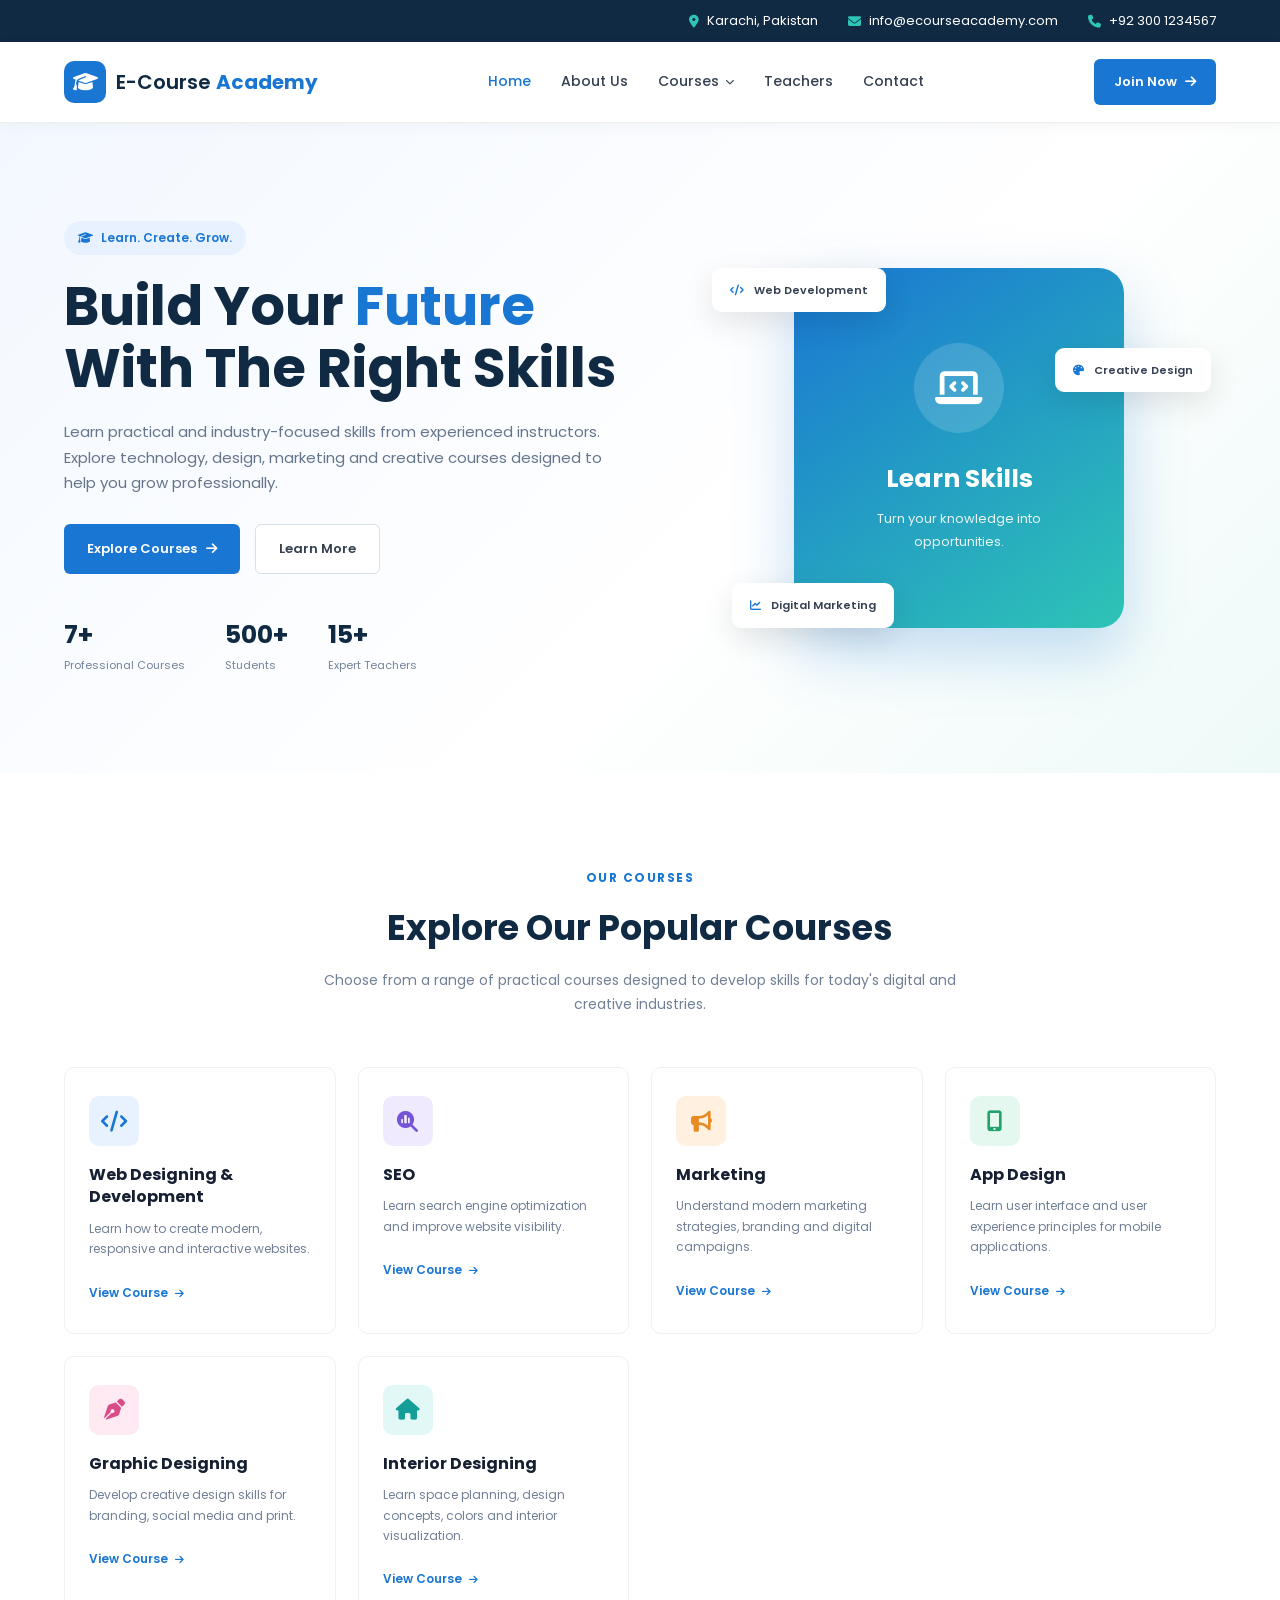
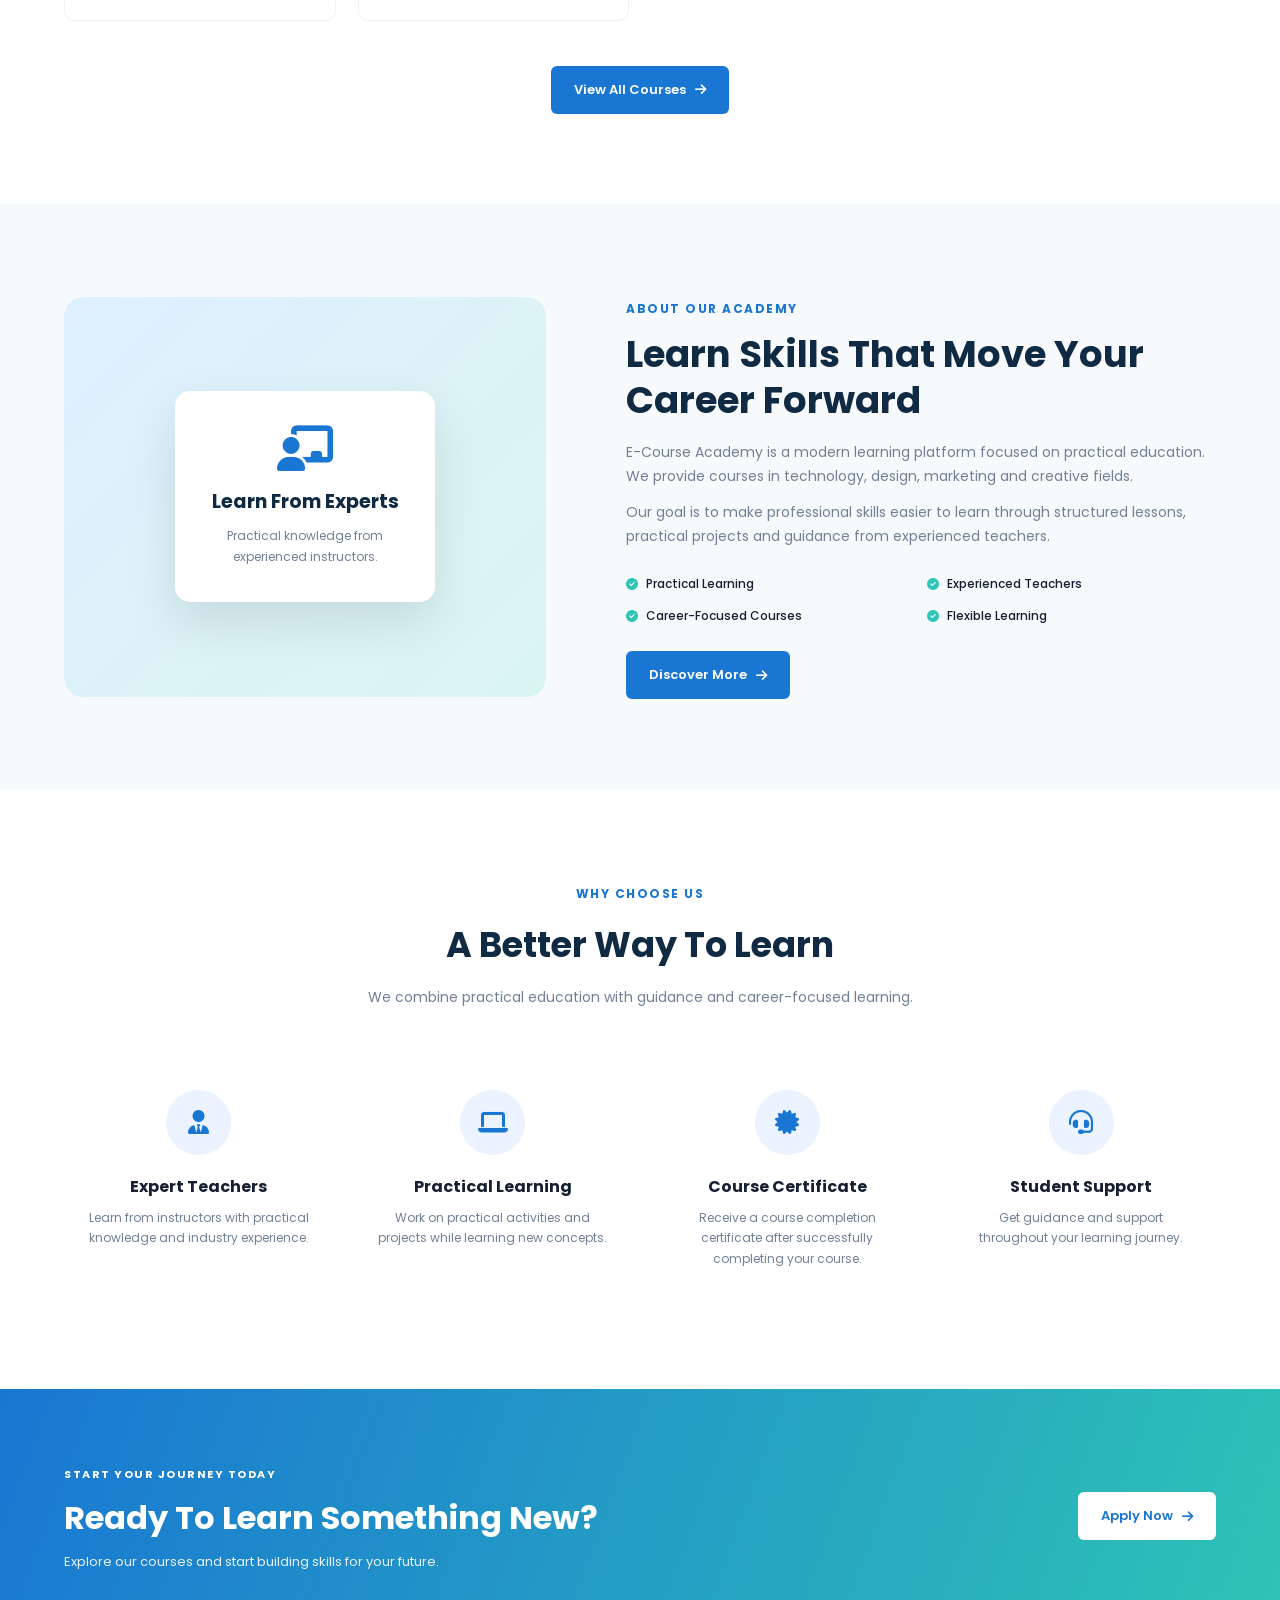
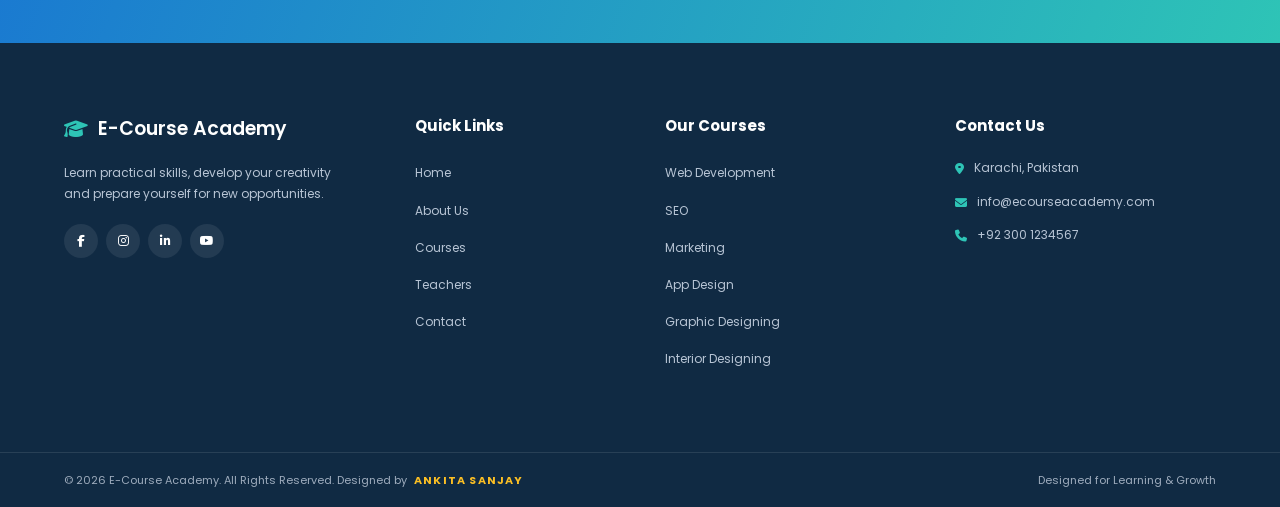
<file: index.html>
<!DOCTYPE html>
<html lang="en">

<head>
    <meta charset="UTF-8">

    <meta name="viewport" content="width=device-width, initial-scale=1.0">

    <title>E-Course Academy | Home</title>

    <!-- Google Font -->
    <link rel="preconnect" href="https://fonts.googleapis.com">
    <link rel="preconnect" href="https://fonts.gstatic.com" crossorigin>

    <link
        href="https://fonts.googleapis.com/css2?family=Poppins:wght@300;400;500;600;700&display=swap"
        rel="stylesheet">

    <!-- Font Awesome -->
    <link
        rel="stylesheet"
        href="https://cdnjs.cloudflare.com/ajax/libs/font-awesome/6.5.2/css/all.min.css">

    <!-- Main CSS -->
    <link rel="stylesheet" href="style.css">
</head>

<body>


<!-- =====================================================
     TOP BAR
===================================================== -->

<header class="top-bar">

    <div class="container top-bar-content">

        <div class="top-item">
            <i class="fa-solid fa-location-dot"></i>
            <span>Karachi, Pakistan</span>
        </div>

        <div class="top-item">
            <i class="fa-solid fa-envelope"></i>
            <span>info@ecourseacademy.com</span>
        </div>

        <div class="top-item">
            <i class="fa-solid fa-phone"></i>
            <span>+92 300 1234567</span>
        </div>

    </div>

</header>


<!-- =====================================================
     NAVBAR
===================================================== -->

<nav class="navbar">

    <div class="container nav-container">

        <!-- Logo -->
        <a href="index.html" class="logo">
            <span class="logo-icon">
                <i class="fa-solid fa-graduation-cap"></i>
            </span>

            <span>
                E-Course <strong>Academy</strong>
            </span>
        </a>


        <!-- Navigation -->
        <ul class="nav-menu">

            <li>
                <a href="index.html" class="active">Home</a>
            </li>

            <li>
                <a href="about.html">About Us</a>
            </li>


            <!-- Courses Dropdown -->
            <li class="dropdown">

                <a href="courses.html">
                    Courses
                    <i class="fa-solid fa-chevron-down"></i>
                </a>

                <ul class="dropdown-menu">

                    <li>
                        <a href="web-development.html">
                            Web Designing & Development
                        </a>
                    </li>

                    <li>
                        <a href="seo.html">
                            SEO
                        </a>
                    </li>

                    <li>
                        <a href="marketing.html">
                            Marketing
                        </a>
                    </li>

                    <li>
                        <a href="app-design.html">
                            App Design
                        </a>
                    </li>


                    <li>
                        <a href="graphic-design.html">
                            Graphic Designing
                        </a>
                    </li>

                    <li>
                        <a href="interior-design.html">
                            Interior Designing
                        </a>
                    </li>

                </ul>

            </li>


            <li>
                <a href="teachers.html">Teachers</a>
            </li>

            <li>
                <a href="contact.html">Contact</a>
            </li>

        </ul>


        <!-- Apply Button -->
        <a href="apply.html" class="apply-btn">
            Join Now
            <i class="fa-solid fa-arrow-right"></i>
        </a>


        <!-- Mobile Menu -->
        <button class="menu-toggle">
            <i class="fa-solid fa-bars"></i>
        </button>

    </div>

</nav>



<!-- =====================================================
     HERO SECTION
===================================================== -->

<section class="hero">

    <div class="container hero-container">

        <!-- Hero Content -->

        <div class="hero-content">

            <span class="hero-small-title">
                <i class="fa-solid fa-graduation-cap"></i>
                Learn. Create. Grow.
            </span>

            <h1>
                Build Your
                <span>Future</span>
                With The Right Skills
            </h1>

            <p>
                Learn practical and industry-focused skills from
                experienced instructors. Explore technology,
                design, marketing and creative courses designed
                to help you grow professionally.
            </p>

            <div class="hero-buttons">

                <a href="courses.html" class="btn primary-btn">
                    Explore Courses
                    <i class="fa-solid fa-arrow-right"></i>
                </a>

                <a href="about.html" class="btn secondary-btn">
                    Learn More
                </a>

            </div>


            <!-- Hero Statistics -->

            <div class="hero-stats">

                <div class="stat">

                    <h3>7+</h3>

                    <p>
                        Professional Courses
                    </p>

                </div>


                <div class="stat">

                    <h3>500+</h3>

                    <p>
                        Students
                    </p>

                </div>


                <div class="stat">

                    <h3>15+</h3>

                    <p>
                        Expert Teachers
                    </p>

                </div>

            </div>

        </div>


        <!-- Hero Visual -->

        <div class="hero-image">

            <div class="hero-card main-card">

                <div class="hero-card-icon">
                    <i class="fa-solid fa-laptop-code"></i>
                </div>

                <h3>
                    Learn Skills
                </h3>

                <p>
                    Turn your knowledge into opportunities.
                </p>

            </div>


            <div class="floating-card card-one">

                <i class="fa-solid fa-code"></i>

                <span>
                    Web Development
                </span>

            </div>


            <div class="floating-card card-two">

                <i class="fa-solid fa-palette"></i>

                <span>
                    Creative Design
                </span>

            </div>


            <div class="floating-card card-three">

                <i class="fa-solid fa-chart-line"></i>

                <span>
                    Digital Marketing
                </span>

            </div>

        </div>

    </div>

</section>



<!-- =====================================================
     COURSES SECTION
===================================================== -->

<section class="section courses-section">

    <div class="container">

        <div class="section-heading">

            <span>
                OUR COURSES
            </span>

            <h2>
                Explore Our Popular Courses
            </h2>

            <p>
                Choose from a range of practical courses
                designed to develop skills for today's
                digital and creative industries.
            </p>

        </div>


        <div class="course-grid">


            <!-- Course 1 -->

            <div class="course-card">

                <div class="course-icon blue">
                    <i class="fa-solid fa-code"></i>
                </div>

                <h3>
                    Web Designing & Development
                </h3>

                <p>
                    Learn how to create modern, responsive
                    and interactive websites.
                </p>

                <a href="web-development.html">
                    View Course
                    <i class="fa-solid fa-arrow-right"></i>
                </a>

            </div>


            <!-- Course 2 -->

            <div class="course-card">

                <div class="course-icon purple">
                    <i class="fa-solid fa-magnifying-glass-chart"></i>
                </div>

                <h3>
                    SEO
                </h3>

                <p>
                    Learn search engine optimization and
                    improve website visibility.
                </p>

                <a href="seo.html">
                    View Course
                    <i class="fa-solid fa-arrow-right"></i>
                </a>

            </div>


            <!-- Course 3 -->

            <div class="course-card">

                <div class="course-icon orange">
                    <i class="fa-solid fa-bullhorn"></i>
                </div>

                <h3>
                    Marketing
                </h3>

                <p>
                    Understand modern marketing strategies,
                    branding and digital campaigns.
                </p>

                <a href="marketing.html">
                    View Course
                    <i class="fa-solid fa-arrow-right"></i>
                </a>

            </div>


            <!-- Course 4 -->

            <div class="course-card">

                <div class="course-icon green">
                    <i class="fa-solid fa-mobile-screen-button"></i>
                </div>

                <h3>
                    App Design
                </h3>

                <p>
                    Learn user interface and user experience
                    principles for mobile applications.
                </p>

                <a href="app-design.html">
                    View Course
                    <i class="fa-solid fa-arrow-right"></i>
                </a>

            </div>


            <!-- Course 5 -->

            <div class="course-card">

                <div class="course-icon pink">
                    <i class="fa-solid fa-pen-nib"></i>
                </div>

                <h3>
                    Graphic Designing
                </h3>

                <p>
                    Develop creative design skills for
                    branding, social media and print.
                </p>

                <a href="graphic-design.html">
                    View Course
                    <i class="fa-solid fa-arrow-right"></i>
                </a>

            </div>


            <!-- Course 6 -->

            <div class="course-card">

                <div class="course-icon teal">
                    <i class="fa-solid fa-house"></i>
                </div>

                <h3>
                    Interior Designing
                </h3>

                <p>
                    Learn space planning, design concepts,
                    colors and interior visualization.
                </p>

                <a href="interior-design.html">
                    View Course
                    <i class="fa-solid fa-arrow-right"></i>
                </a>

            </div>


        </div>


        <div class="center-button">

            <a href="courses.html" class="btn primary-btn">
                View All Courses
                <i class="fa-solid fa-arrow-right"></i>
            </a>

        </div>

    </div>

</section>



<!-- =====================================================
     ABOUT PREVIEW
===================================================== -->

<section class="section about-preview">

    <div class="container about-container">


        <div class="about-image">

            <div class="about-box">

                <i class="fa-solid fa-chalkboard-user"></i>

                <h3>
                    Learn From Experts
                </h3>

                <p>
                    Practical knowledge from experienced
                    instructors.
                </p>

            </div>

        </div>


        <div class="about-content">

            <span class="section-label">
                ABOUT OUR ACADEMY
            </span>

            <h2>
                Learn Skills That
                Move Your Career Forward
            </h2>

            <p>
                E-Course Academy is a modern learning platform
                focused on practical education. We provide
                courses in technology, design, marketing and
                creative fields.
            </p>

            <p>
                Our goal is to make professional skills easier
                to learn through structured lessons, practical
                projects and guidance from experienced teachers.
            </p>


            <div class="about-features">

                <div>
                    <i class="fa-solid fa-circle-check"></i>
                    Practical Learning
                </div>

                <div>
                    <i class="fa-solid fa-circle-check"></i>
                    Experienced Teachers
                </div>

                <div>
                    <i class="fa-solid fa-circle-check"></i>
                    Career-Focused Courses
                </div>

                <div>
                    <i class="fa-solid fa-circle-check"></i>
                    Flexible Learning
                </div>

            </div>


            <a href="about.html" class="btn primary-btn">
                Discover More
                <i class="fa-solid fa-arrow-right"></i>
            </a>

        </div>

    </div>

</section>



<!-- =====================================================
     WHY CHOOSE US
===================================================== -->

<section class="section why-section">

    <div class="container">

        <div class="section-heading">

            <span>
                WHY CHOOSE US
            </span>

            <h2>
                A Better Way To Learn
            </h2>

            <p>
                We combine practical education with
                guidance and career-focused learning.
            </p>

        </div>


        <div class="why-grid">


            <div class="why-card">

                <div class="why-icon">
                    <i class="fa-solid fa-user-tie"></i>
                </div>

                <h3>
                    Expert Teachers
                </h3>

                <p>
                    Learn from instructors with practical
                    knowledge and industry experience.
                </p>

            </div>


            <div class="why-card">

                <div class="why-icon">
                    <i class="fa-solid fa-laptop"></i>
                </div>

                <h3>
                    Practical Learning
                </h3>

                <p>
                    Work on practical activities and projects
                    while learning new concepts.
                </p>

            </div>


            <div class="why-card">

                <div class="why-icon">
                    <i class="fa-solid fa-certificate"></i>
                </div>

                <h3>
                    Course Certificate
                </h3>

                <p>
                    Receive a course completion certificate
                    after successfully completing your course.
                </p>

            </div>


            <div class="why-card">

                <div class="why-icon">
                    <i class="fa-solid fa-headset"></i>
                </div>

                <h3>
                    Student Support
                </h3>

                <p>
                    Get guidance and support throughout
                    your learning journey.
                </p>

            </div>


        </div>

    </div>

</section>



<!-- =====================================================
     CALL TO ACTION
===================================================== -->

<section class="cta-section">

    <div class="container cta-container">

        <div>

            <span>
                START YOUR JOURNEY TODAY
            </span>

            <h2>
                Ready To Learn Something New?
            </h2>

            <p>
                Explore our courses and start building
                skills for your future.
            </p>

        </div>


        <a href="apply.html" class="btn white-btn">
            Apply Now
            <i class="fa-solid fa-arrow-right"></i>
        </a>

    </div>

</section>



<!-- =====================================================
     FOOTER
===================================================== -->

<footer class="footer">

    <div class="container footer-grid">


        <!-- About -->

        <div class="footer-column">

            <a href="index.html" class="footer-logo">

                <i class="fa-solid fa-graduation-cap"></i>

                E-Course Academy

            </a>

            <p>
                Learn practical skills, develop your
                creativity and prepare yourself for
                new opportunities.
            </p>


            <div class="social-links">

                <a href="#">
                    <i class="fa-brands fa-facebook-f"></i>
                </a>

                <a href="#">
                    <i class="fa-brands fa-instagram"></i>
                </a>

                <a href="#">
                    <i class="fa-brands fa-linkedin-in"></i>
                </a>

                <a href="#">
                    <i class="fa-brands fa-youtube"></i>
                </a>

            </div>

        </div>


        <!-- Quick Links -->

        <div class="footer-column">

            <h3>
                Quick Links
            </h3>

            <ul>

                <li>
                    <a href="index.html">Home</a>
                </li>

                <li>
                    <a href="about.html">About Us</a>
                </li>

                <li>
                    <a href="courses.html">Courses</a>
                </li>

                <li>
                    <a href="teachers.html">Teachers</a>
                </li>

                <li>
                    <a href="contact.html">Contact</a>
                </li>

            </ul>

        </div>


        <!-- Courses -->

        <div class="footer-column">

            <h3>
                Our Courses
            </h3>

            <ul>

                <li>
                    <a href="web-development.html">
                        Web Development
                    </a>
                </li>

                <li>
                    <a href="seo.html">
                        SEO
                    </a>
                </li>

                <li>
                    <a href="marketing.html">
                        Marketing
                    </a>
                </li>

                <li>
                    <a href="app-design.html">
                        App Design
                    </a>
                </li>

                <li>
                    <a href="graphic-design.html">
                        Graphic Designing
                    </a>
                </li>

                <li>
                    <a href="interior-design.html">
                        Interior Designing
                    </a>
                </li>

            </ul>

        </div>


        <!-- Contact -->

        <div class="footer-column">

            <h3>
                Contact Us
            </h3>


            <div class="footer-contact">

                <p>
                    <i class="fa-solid fa-location-dot"></i>
                    Karachi, Pakistan
                </p>

                <p>
                    <i class="fa-solid fa-envelope"></i>
                    info@ecourseacademy.com
                </p>

                <p>
                    <i class="fa-solid fa-phone"></i>
                    +92 300 1234567
                </p>

            </div>

        </div>


    </div>


    <div class="footer-bottom">

        <div class="container">

            <p>
                © 2026 E-Course Academy. All Rights Reserved. Designed by <span>ANKITA SANJAY</span>
            </p>

            <p>
                Designed for Learning & Growth
            </p>

        </div>

    </div>

</footer>


<!-- JavaScript -->
<script src="script.js"></script>

</body>

</html>
</file>
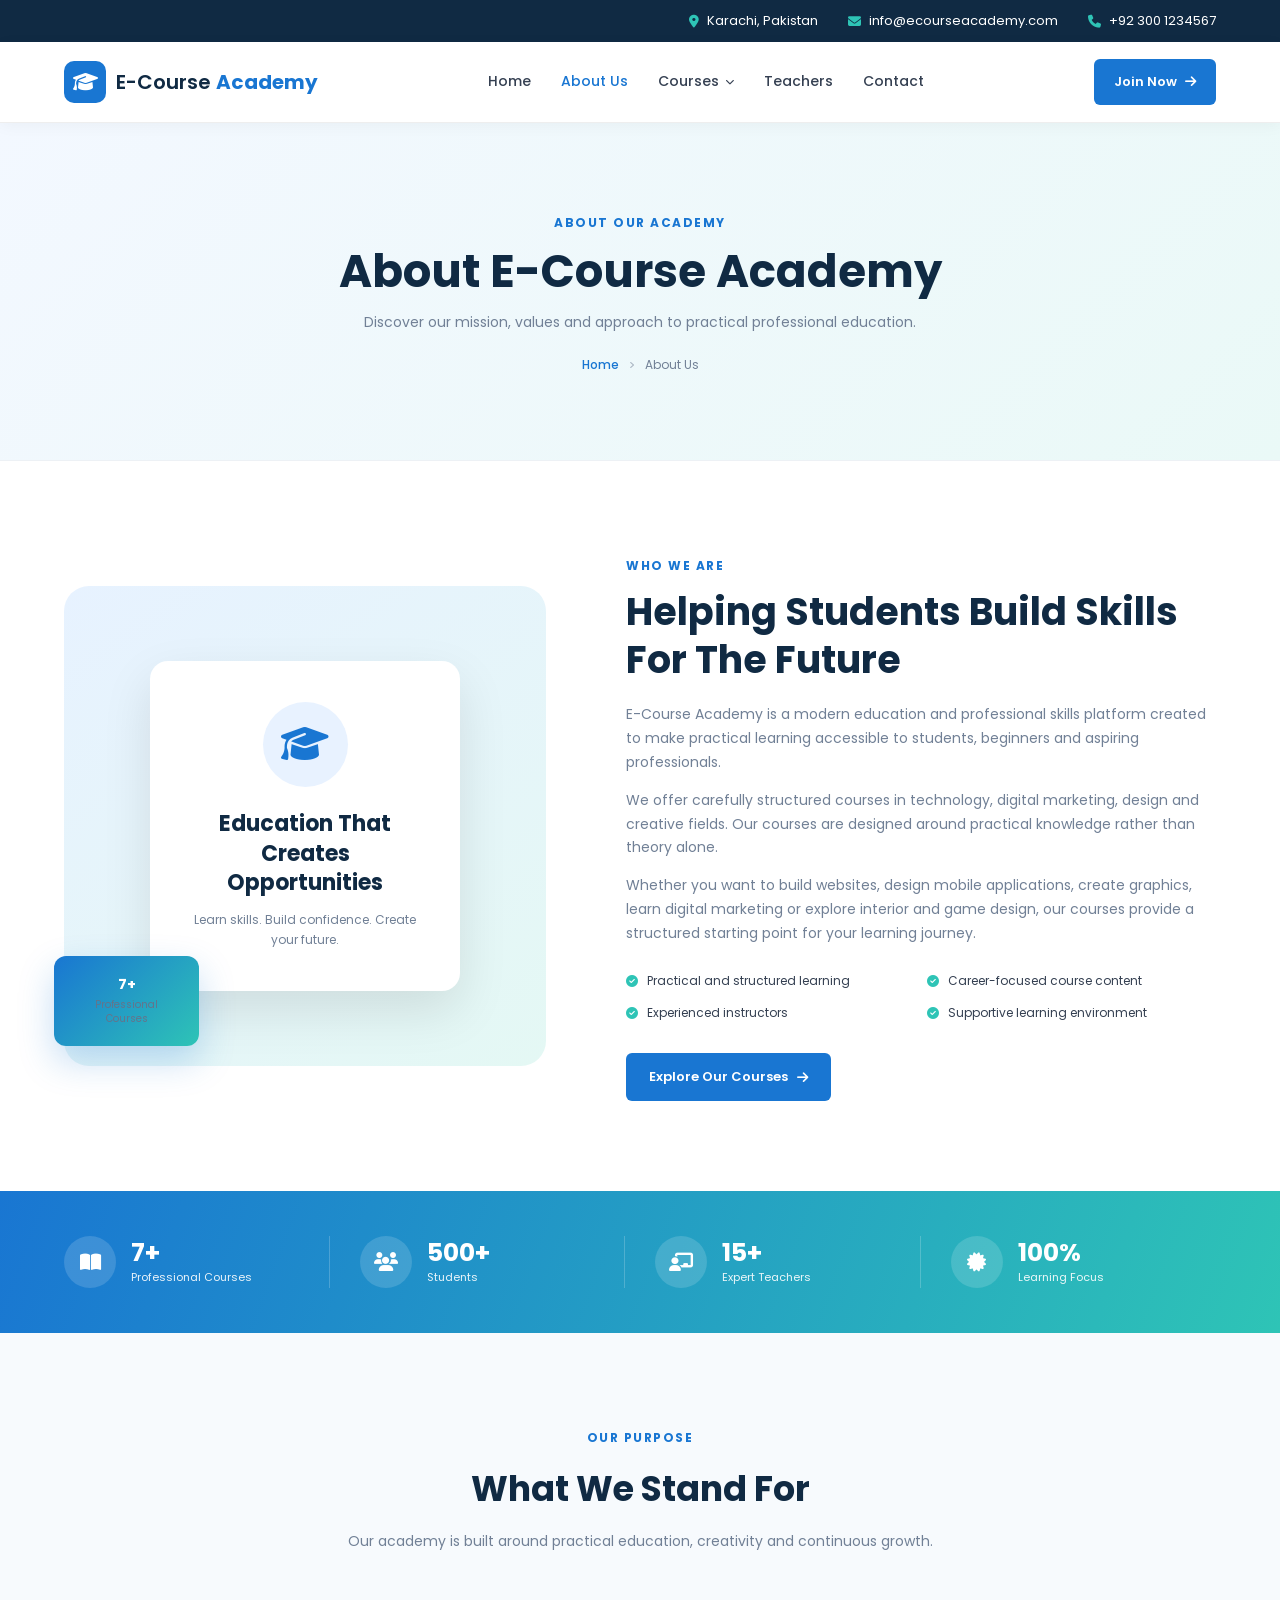
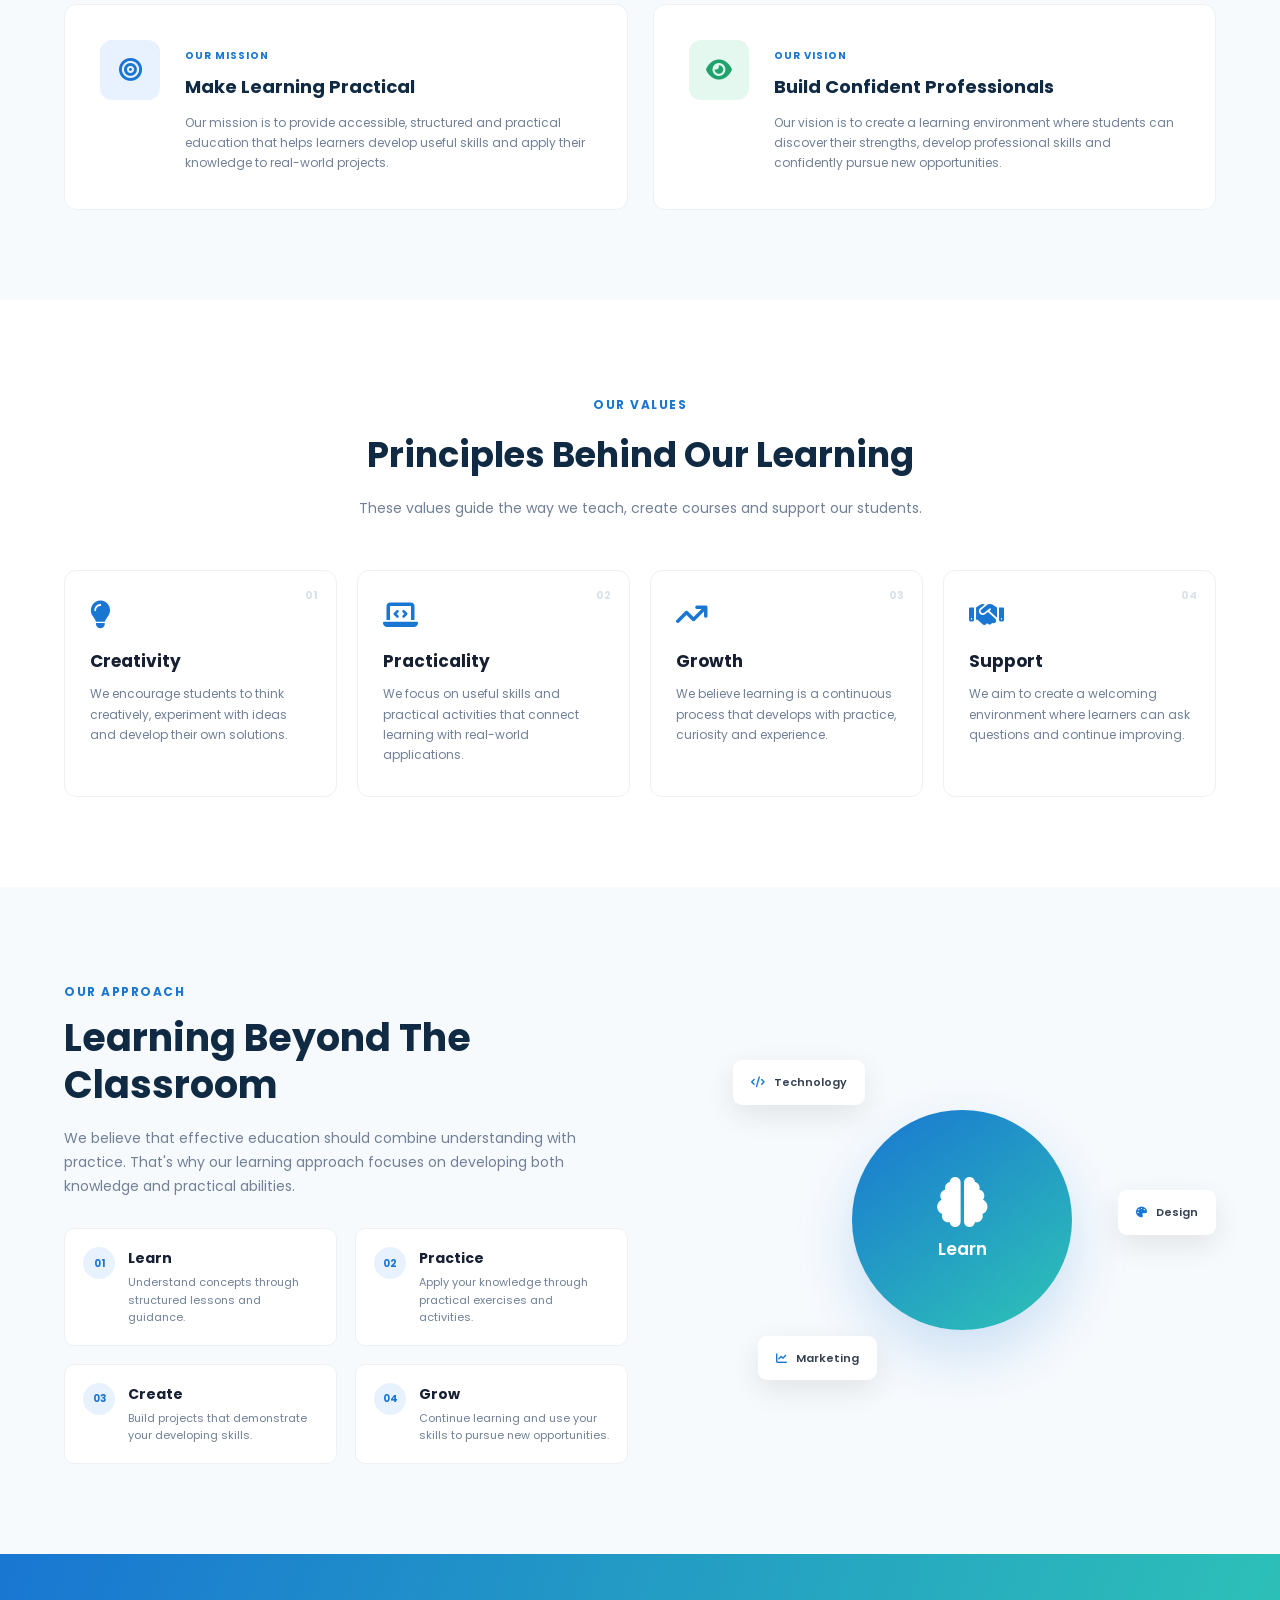
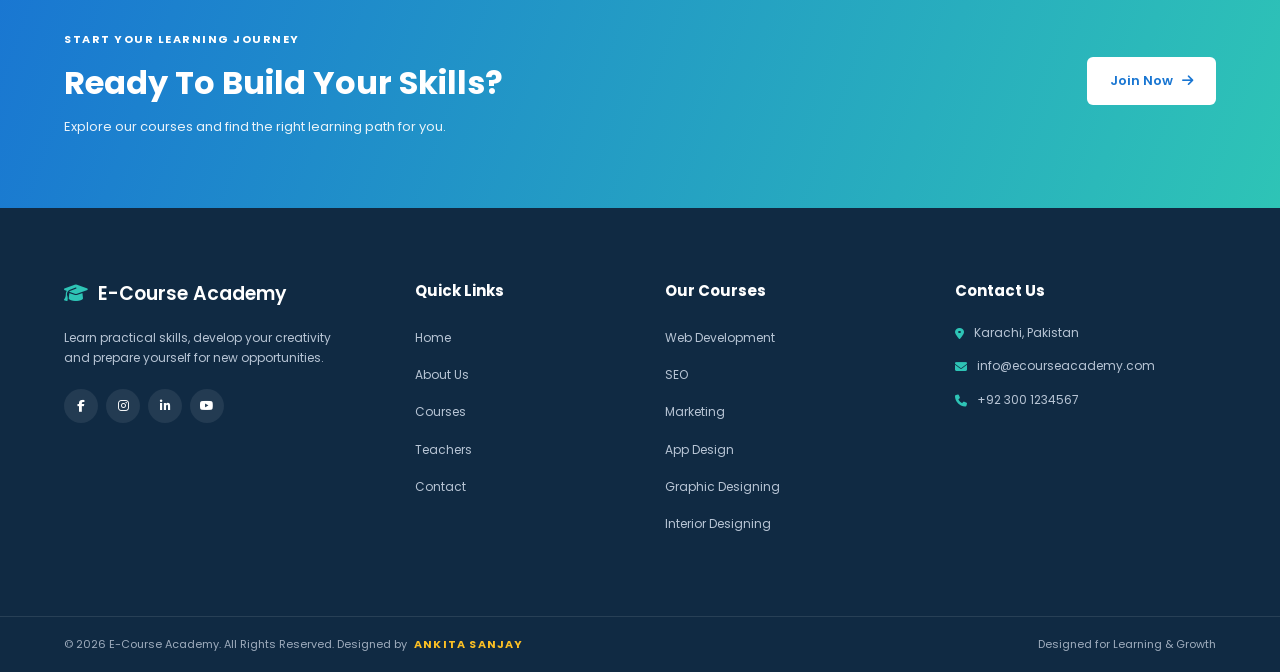
<file: about.html>
<!DOCTYPE html>
<html lang="en">

<head>

    <meta charset="UTF-8">

    <meta
        name="viewport"
        content="width=device-width, initial-scale=1.0">

    <title>About Us | E-Course Academy</title>

    <!-- Google Font -->
    <link rel="preconnect" href="https://fonts.googleapis.com">

    <link
        rel="preconnect"
        href="https://fonts.gstatic.com"
        crossorigin>

    <link
        href="https://fonts.googleapis.com/css2?family=Poppins:wght@300;400;500;600;700&display=swap"
        rel="stylesheet">

    <!-- Font Awesome -->
    <link
        rel="stylesheet"
        href="https://cdnjs.cloudflare.com/ajax/libs/font-awesome/6.5.2/css/all.min.css">

    <!-- Main CSS -->
    <link rel="stylesheet" href="style.css">

</head>


<body>


<!-- =====================================================
     TOP BAR
===================================================== -->

<header class="top-bar">

    <div class="container top-bar-content">

        <div class="top-item">

            <i class="fa-solid fa-location-dot"></i>

            <span>
                Karachi, Pakistan
            </span>

        </div>


        <div class="top-item">

            <i class="fa-solid fa-envelope"></i>

            <span>
                info@ecourseacademy.com
            </span>

        </div>


        <div class="top-item">

            <i class="fa-solid fa-phone"></i>

            <span>
                +92 300 1234567
            </span>

        </div>

    </div>

</header>



<!-- =====================================================
     NAVBAR
===================================================== -->

<nav class="navbar">

    <div class="container nav-container">


        <!-- Logo -->

        <a href="index.html" class="logo">

            <span class="logo-icon">

                <i class="fa-solid fa-graduation-cap"></i>

            </span>

            <span>
                E-Course <strong>Academy</strong>
            </span>

        </a>



        <!-- Navigation -->

        <ul class="nav-menu">


            <li>
                <a href="index.html">
                    Home
                </a>
            </li>


            <li>
                <a href="about.html" class="active">
                    About Us
                </a>
            </li>



            <!-- Courses Dropdown -->

            <li class="dropdown">

                <a href="courses.html">

                    Courses

                    <i class="fa-solid fa-chevron-down"></i>

                </a>


                <ul class="dropdown-menu">


                    <li>
                        <a href="web-development.html">
                            Web Designing & Development
                        </a>
                    </li>


                    <li>
                        <a href="seo.html">
                            SEO
                        </a>
                    </li>


                    <li>
                        <a href="marketing.html">
                            Marketing
                        </a>
                    </li>


                    <li>
                        <a href="app-design.html">
                            App Design
                        </a>
                    </li>

                    <li>
                        <a href="graphic-design.html">
                            Graphic Designing
                        </a>
                    </li>


                    <li>
                        <a href="interior-design.html">
                            Interior Designing
                        </a>
                    </li>

                </ul>

            </li>



            <li>
                <a href="teachers.html">
                    Teachers
                </a>
            </li>


            <li>
                <a href="contact.html">
                    Contact
                </a>
            </li>

        </ul>



        <!-- Apply Button -->

        <a href="apply.html" class="apply-btn">

            Join Now

            <i class="fa-solid fa-arrow-right"></i>

        </a>



        <!-- Mobile Menu -->

        <button class="menu-toggle">

            <i class="fa-solid fa-bars"></i>

        </button>

    </div>

</nav>



<!-- =====================================================
     PAGE HERO
===================================================== -->

<section class="page-hero">

    <div class="container page-hero-content">

        <span>
            ABOUT OUR ACADEMY
        </span>

        <h1>
            About E-Course Academy
        </h1>

        <p>
            Discover our mission, values and approach
            to practical professional education.
        </p>


        <div class="breadcrumb">

            <a href="index.html">
                Home
            </a>

            <i class="fa-solid fa-angle-right"></i>

            <span>
                About Us
            </span>

        </div>

    </div>

</section>



<!-- =====================================================
     INTRODUCTION
===================================================== -->

<section class="section about-main">

    <div class="container about-main-grid">


        <!-- Visual -->

        <div class="about-main-visual">

            <div class="about-main-card">

                <i class="fa-solid fa-graduation-cap"></i>

                <h3>
                    Education That
                    Creates Opportunities
                </h3>

                <p>
                    Learn skills. Build confidence.
                    Create your future.
                </p>

            </div>


            <div class="experience-card">

                <strong>
                    7+
                </strong>

                <span>
                    Professional
                    Courses
                </span>

            </div>

        </div>



        <!-- Content -->

        <div class="about-main-content">

            <span class="section-label">
                WHO WE ARE
            </span>

            <h2>
                Helping Students Build
                Skills For The Future
            </h2>


            <p>
                E-Course Academy is a modern education and
                professional skills platform created to make
                practical learning accessible to students,
                beginners and aspiring professionals.
            </p>


            <p>
                We offer carefully structured courses in
                technology, digital marketing, design and
                creative fields. Our courses are designed
                around practical knowledge rather than
                theory alone.
            </p>


            <p>
                Whether you want to build websites, design
                mobile applications, create graphics, learn
                digital marketing or explore interior and
                game design, our courses provide a structured
                starting point for your learning journey.
            </p>


            <div class="about-check-list">

                <div>

                    <i class="fa-solid fa-circle-check"></i>

                    Practical and structured learning

                </div>


                <div>

                    <i class="fa-solid fa-circle-check"></i>

                    Career-focused course content

                </div>


                <div>

                    <i class="fa-solid fa-circle-check"></i>

                    Experienced instructors

                </div>


                <div>

                    <i class="fa-solid fa-circle-check"></i>

                    Supportive learning environment

                </div>

            </div>


            <a
                href="courses.html"
                class="btn primary-btn">

                Explore Our Courses

                <i class="fa-solid fa-arrow-right"></i>

            </a>

        </div>

    </div>

</section>



<!-- =====================================================
     STATISTICS
===================================================== -->

<section class="about-stats">

    <div class="container stats-grid">


        <div class="about-stat">

            <div class="stat-icon">

                <i class="fa-solid fa-book-open"></i>

            </div>

            <div>

                <h3>
                    7+
                </h3>

                <p>
                    Professional Courses
                </p>

            </div>

        </div>



        <div class="about-stat">

            <div class="stat-icon">

                <i class="fa-solid fa-users"></i>

            </div>

            <div>

                <h3>
                    500+
                </h3>

                <p>
                    Students
                </p>

            </div>

        </div>



        <div class="about-stat">

            <div class="stat-icon">

                <i class="fa-solid fa-chalkboard-user"></i>

            </div>

            <div>

                <h3>
                    15+
                </h3>

                <p>
                    Expert Teachers
                </p>

            </div>

        </div>



        <div class="about-stat">

            <div class="stat-icon">

                <i class="fa-solid fa-certificate"></i>

            </div>

            <div>

                <h3>
                    100%
                </h3>

                <p>
                    Learning Focus
                </p>

            </div>

        </div>


    </div>

</section>



<!-- =====================================================
     MISSION & VISION
===================================================== -->

<section class="section mission-section">

    <div class="container">


        <div class="section-heading">

            <span>
                OUR PURPOSE
            </span>

            <h2>
                What We Stand For
            </h2>

            <p>
                Our academy is built around practical
                education, creativity and continuous growth.
            </p>

        </div>



        <div class="mission-grid">


            <!-- Mission -->

            <div class="mission-card">

                <div class="mission-icon">

                    <i class="fa-solid fa-bullseye"></i>

                </div>

                <div>

                    <span>
                        OUR MISSION
                    </span>

                    <h3>
                        Make Learning Practical
                    </h3>

                    <p>
                        Our mission is to provide accessible,
                        structured and practical education that
                        helps learners develop useful skills
                        and apply their knowledge to real-world
                        projects.
                    </p>

                </div>

            </div>



            <!-- Vision -->

            <div class="mission-card">

                <div class="mission-icon vision-icon">

                    <i class="fa-solid fa-eye"></i>

                </div>

                <div>

                    <span>
                        OUR VISION
                    </span>

                    <h3>
                        Build Confident Professionals
                    </h3>

                    <p>
                        Our vision is to create a learning
                        environment where students can discover
                        their strengths, develop professional
                        skills and confidently pursue new
                        opportunities.
                    </p>

                </div>

            </div>


        </div>

    </div>

</section>



<!-- =====================================================
     OUR VALUES
===================================================== -->

<section class="section values-section">

    <div class="container">


        <div class="section-heading">

            <span>
                OUR VALUES
            </span>

            <h2>
                Principles Behind Our Learning
            </h2>

            <p>
                These values guide the way we teach,
                create courses and support our students.
            </p>

        </div>



        <div class="values-grid">


            <!-- Value 1 -->

            <div class="value-card">

                <div class="value-number">
                    01
                </div>

                <i class="fa-solid fa-lightbulb"></i>

                <h3>
                    Creativity
                </h3>

                <p>
                    We encourage students to think creatively,
                    experiment with ideas and develop their
                    own solutions.
                </p>

            </div>



            <!-- Value 2 -->

            <div class="value-card">

                <div class="value-number">
                    02
                </div>

                <i class="fa-solid fa-laptop-code"></i>

                <h3>
                    Practicality
                </h3>

                <p>
                    We focus on useful skills and practical
                    activities that connect learning with
                    real-world applications.
                </p>

            </div>



            <!-- Value 3 -->

            <div class="value-card">

                <div class="value-number">
                    03
                </div>

                <i class="fa-solid fa-arrow-trend-up"></i>

                <h3>
                    Growth
                </h3>

                <p>
                    We believe learning is a continuous
                    process that develops with practice,
                    curiosity and experience.
                </p>

            </div>



            <!-- Value 4 -->

            <div class="value-card">

                <div class="value-number">
                    04
                </div>

                <i class="fa-solid fa-handshake"></i>

                <h3>
                    Support
                </h3>

                <p>
                    We aim to create a welcoming environment
                    where learners can ask questions and
                    continue improving.
                </p>

            </div>


        </div>

    </div>

</section>



<!-- =====================================================
     LEARNING APPROACH
===================================================== -->

<section class="section learning-section">

    <div class="container learning-grid">


        <div class="learning-content">

            <span class="section-label">
                OUR APPROACH
            </span>

            <h2>
                Learning Beyond
                The Classroom
            </h2>

            <p>
                We believe that effective education should
                combine understanding with practice.
                That's why our learning approach focuses
                on developing both knowledge and practical
                abilities.
            </p>


            <div class="learning-steps">


                <div class="learning-step">

                    <span>
                        01
                    </span>

                    <div>

                        <h3>
                            Learn
                        </h3>

                        <p>
                            Understand concepts through
                            structured lessons and guidance.
                        </p>

                    </div>

                </div>



                <div class="learning-step">

                    <span>
                        02
                    </span>

                    <div>

                        <h3>
                            Practice
                        </h3>

                        <p>
                            Apply your knowledge through
                            practical exercises and activities.
                        </p>

                    </div>

                </div>



                <div class="learning-step">

                    <span>
                        03
                    </span>

                    <div>

                        <h3>
                            Create
                        </h3>

                        <p>
                            Build projects that demonstrate
                            your developing skills.
                        </p>

                    </div>

                </div>



                <div class="learning-step">

                    <span>
                        04
                    </span>

                    <div>

                        <h3>
                            Grow
                        </h3>

                        <p>
                            Continue learning and use your
                            skills to pursue new opportunities.
                        </p>

                    </div>

                </div>


            </div>

        </div>



        <div class="learning-visual">

            <div class="learning-circle">

                <i class="fa-solid fa-brain"></i>

                <span>
                    Learn
                </span>

            </div>


            <div class="learning-small-card card-top">

                <i class="fa-solid fa-code"></i>

                <span>
                    Technology
                </span>

            </div>


            <div class="learning-small-card card-right">

                <i class="fa-solid fa-palette"></i>

                <span>
                    Design
                </span>

            </div>


            <div class="learning-small-card card-bottom">

                <i class="fa-solid fa-chart-line"></i>

                <span>
                    Marketing
                </span>

            </div>

        </div>

    </div>

</section>



<!-- =====================================================
     CALL TO ACTION
===================================================== -->

<section class="cta-section">

    <div class="container cta-container">

        <div>

            <span>
                START YOUR LEARNING JOURNEY
            </span>

            <h2>
                Ready To Build Your Skills?
            </h2>

            <p>
                Explore our courses and find the right
                learning path for you.
            </p>

        </div>


        <a
            href="apply.html"
            class="btn white-btn">

            Join Now

            <i class="fa-solid fa-arrow-right"></i>

        </a>

    </div>

</section>



<!-- =====================================================
     FOOTER
===================================================== -->

<footer class="footer">

    <div class="container footer-grid">


        <!-- About -->

        <div class="footer-column">

            <a
                href="index.html"
                class="footer-logo">

                <i class="fa-solid fa-graduation-cap"></i>

                E-Course Academy

            </a>


            <p>
                Learn practical skills, develop your
                creativity and prepare yourself for
                new opportunities.
            </p>


            <div class="social-links">

                <a href="#">
                    <i class="fa-brands fa-facebook-f"></i>
                </a>

                <a href="#">
                    <i class="fa-brands fa-instagram"></i>
                </a>

                <a href="#">
                    <i class="fa-brands fa-linkedin-in"></i>
                </a>

                <a href="#">
                    <i class="fa-brands fa-youtube"></i>
                </a>

            </div>

        </div>



        <!-- Quick Links -->

        <div class="footer-column">

            <h3>
                Quick Links
            </h3>


            <ul>

                <li>
                    <a href="index.html">
                        Home
                    </a>
                </li>

                <li>
                    <a href="about.html">
                        About Us
                    </a>
                </li>

                <li>
                    <a href="courses.html">
                        Courses
                    </a>
                </li>

                <li>
                    <a href="teachers.html">
                        Teachers
                    </a>
                </li>

                <li>
                    <a href="contact.html">
                        Contact
                    </a>
                </li>

            </ul>

        </div>



        <!-- Courses -->

        <div class="footer-column">

            <h3>
                Our Courses
            </h3>


            <ul>

                <li>
                    <a href="web-development.html">
                        Web Development
                    </a>
                </li>

                <li>
                    <a href="seo.html">
                        SEO
                    </a>
                </li>

                <li>
                    <a href="marketing.html">
                        Marketing
                    </a>
                </li>

                <li>
                    <a href="app-design.html">
                        App Design
                    </a>
                </li>

                <li>
                    <a href="graphic-design.html">
                        Graphic Designing
                    </a>
                </li>

                <li>
                    <a href="interior-design.html">
                        Interior Designing
                    </a>
                </li>
                
            </ul>

        </div>



        <!-- Contact -->

        <div class="footer-column">

            <h3>
                Contact Us
            </h3>


            <div class="footer-contact">

                <p>

                    <i class="fa-solid fa-location-dot"></i>

                    Karachi, Pakistan

                </p>


                <p>

                    <i class="fa-solid fa-envelope"></i>

                    info@ecourseacademy.com

                </p>


                <p>

                    <i class="fa-solid fa-phone"></i>

                    +92 300 1234567

                </p>

            </div>

        </div>


    </div>



    <div class="footer-bottom">

        <div class="container">

            <p>
                © 2026 E-Course Academy. All Rights Reserved. Designed by <span>ANKITA SANJAY</span>
            </p>

            <p>
                Designed for Learning & Growth
            </p>

        </div>

    </div>

</footer>



<!-- JavaScript -->

<script src="script.js"></script>


</body>

</html>
</file>
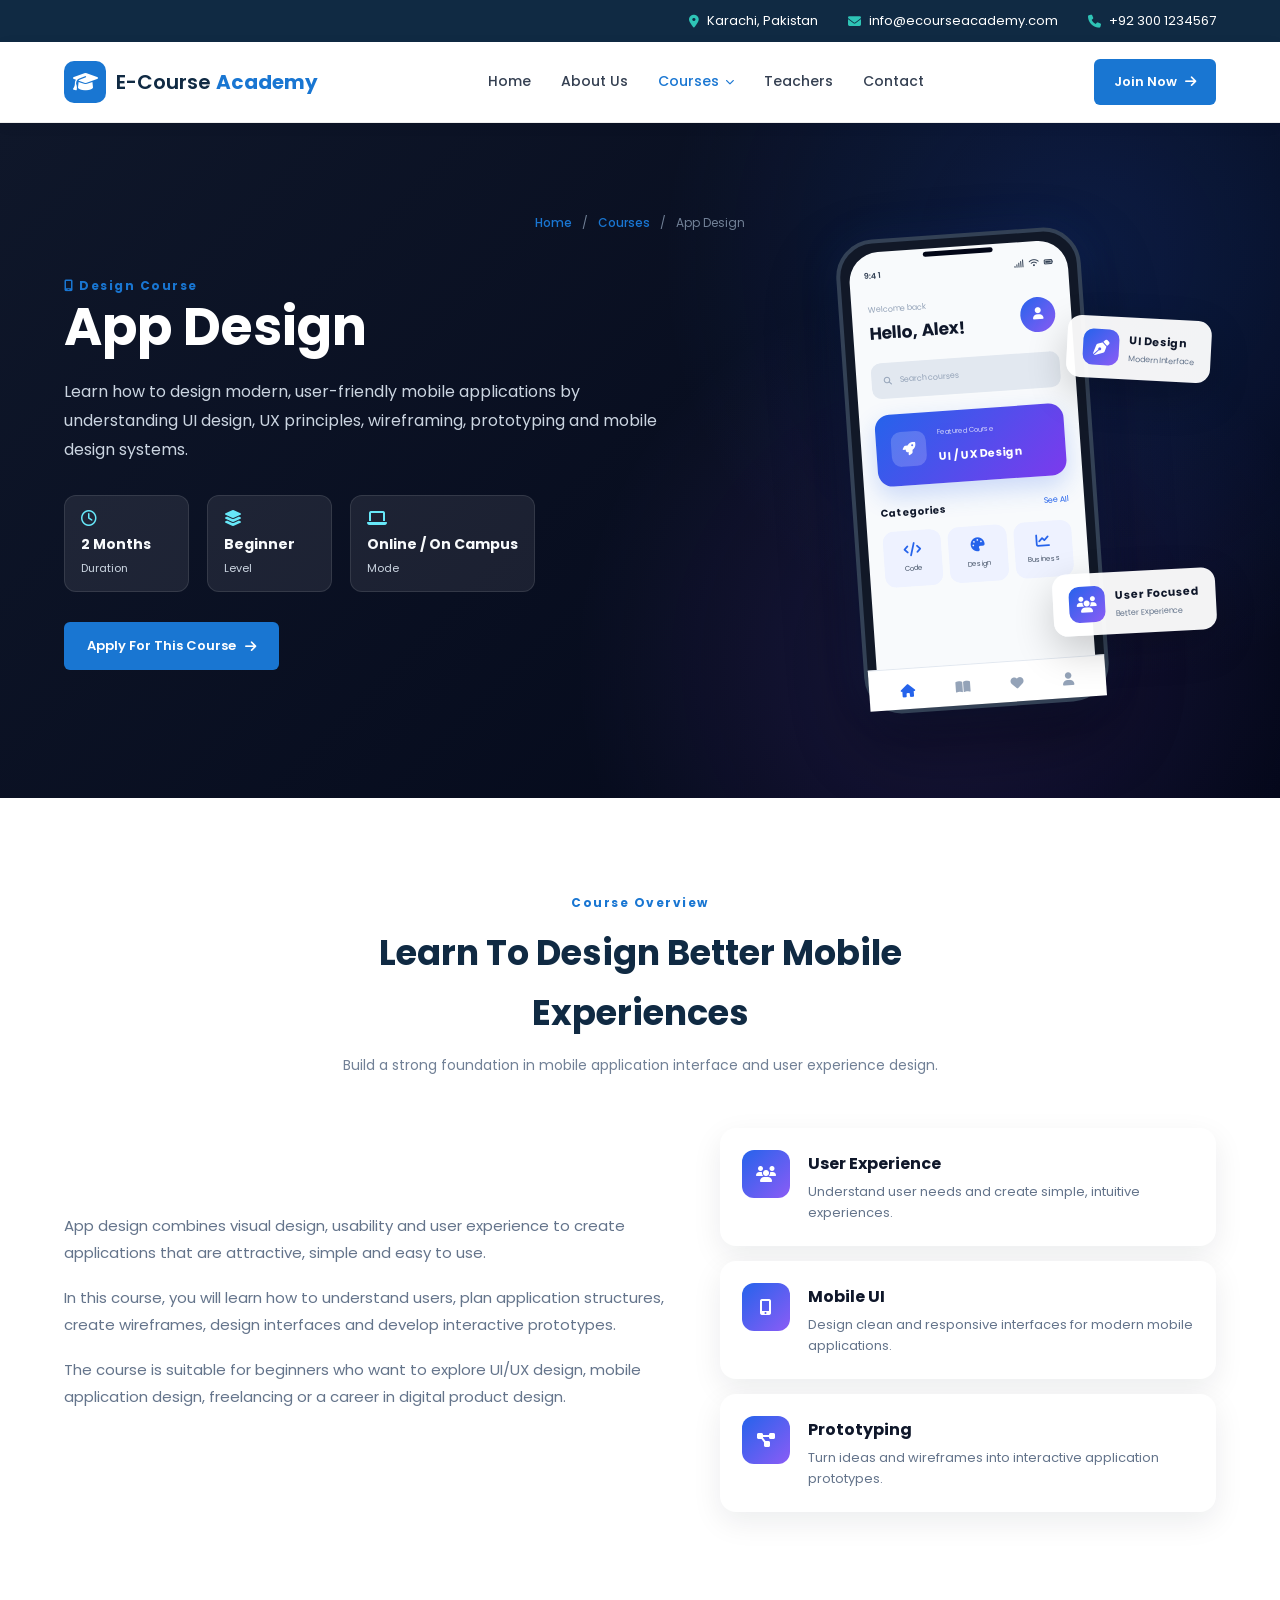
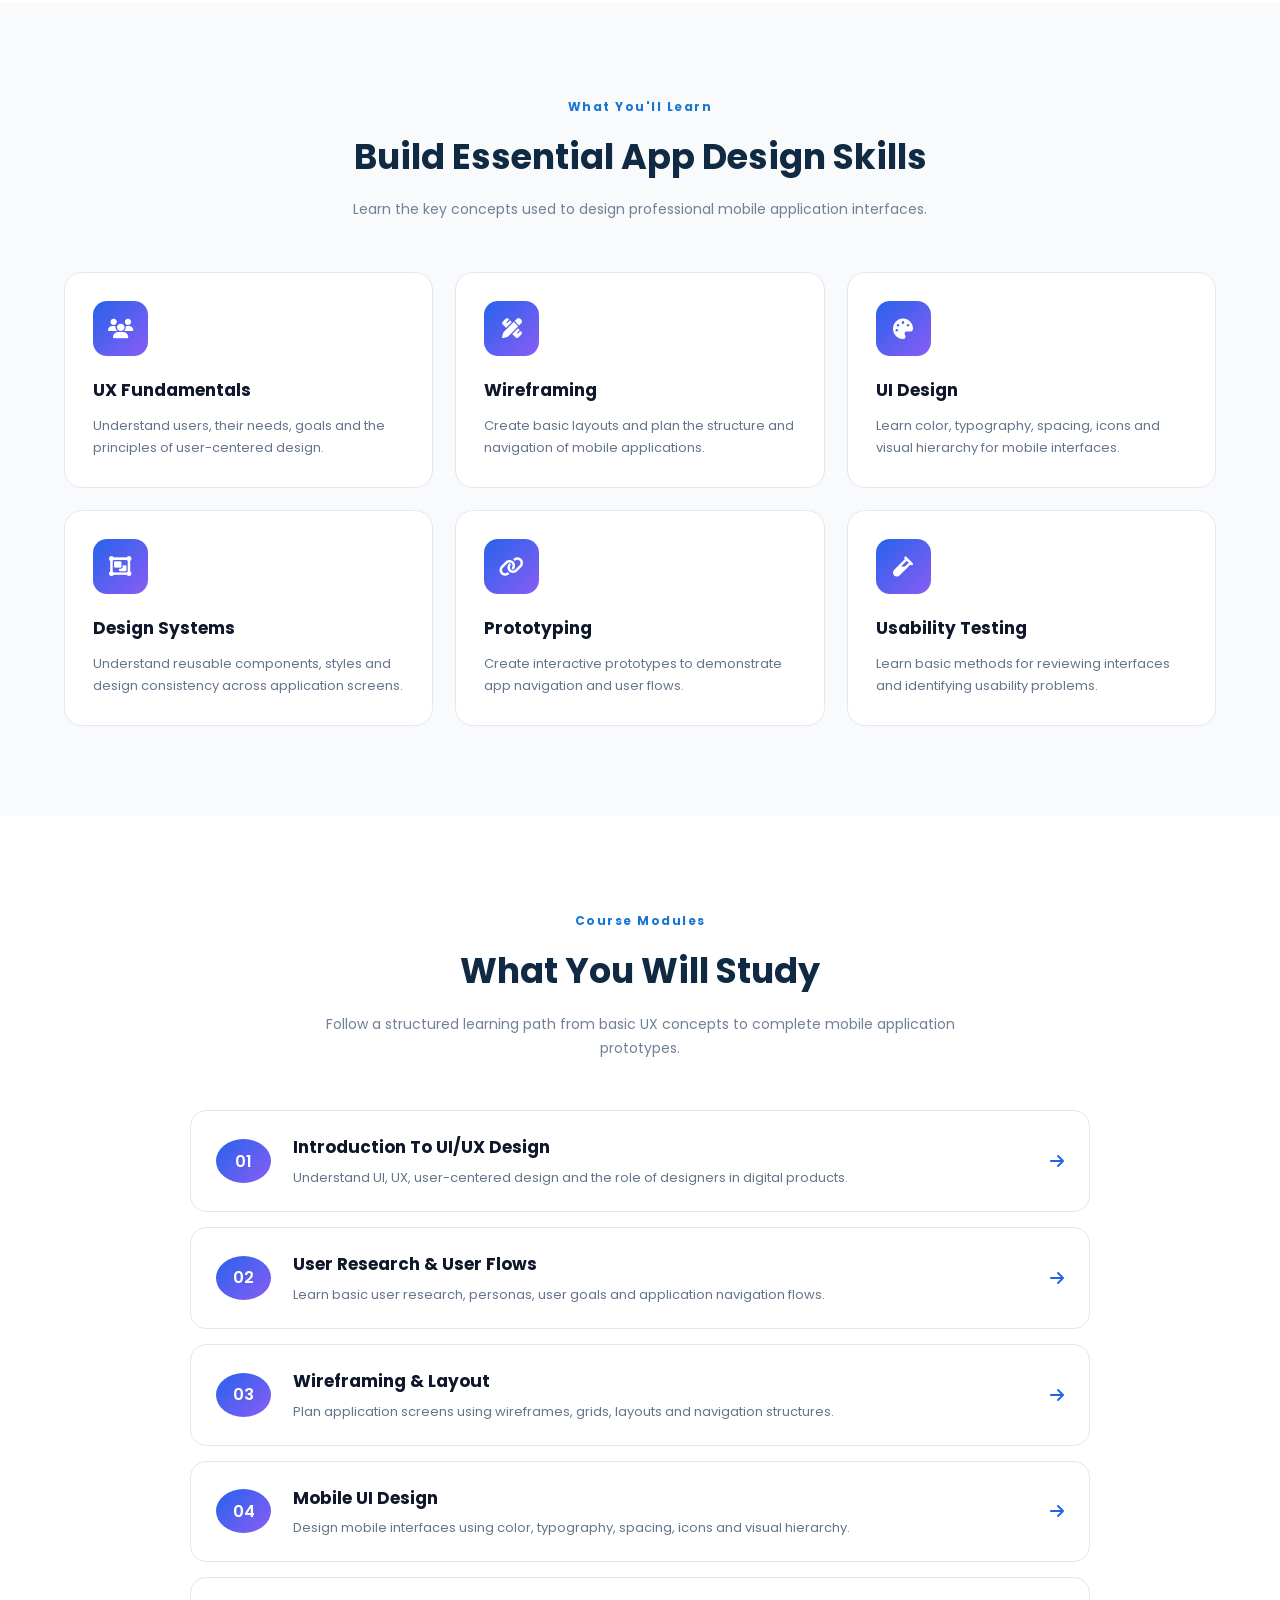
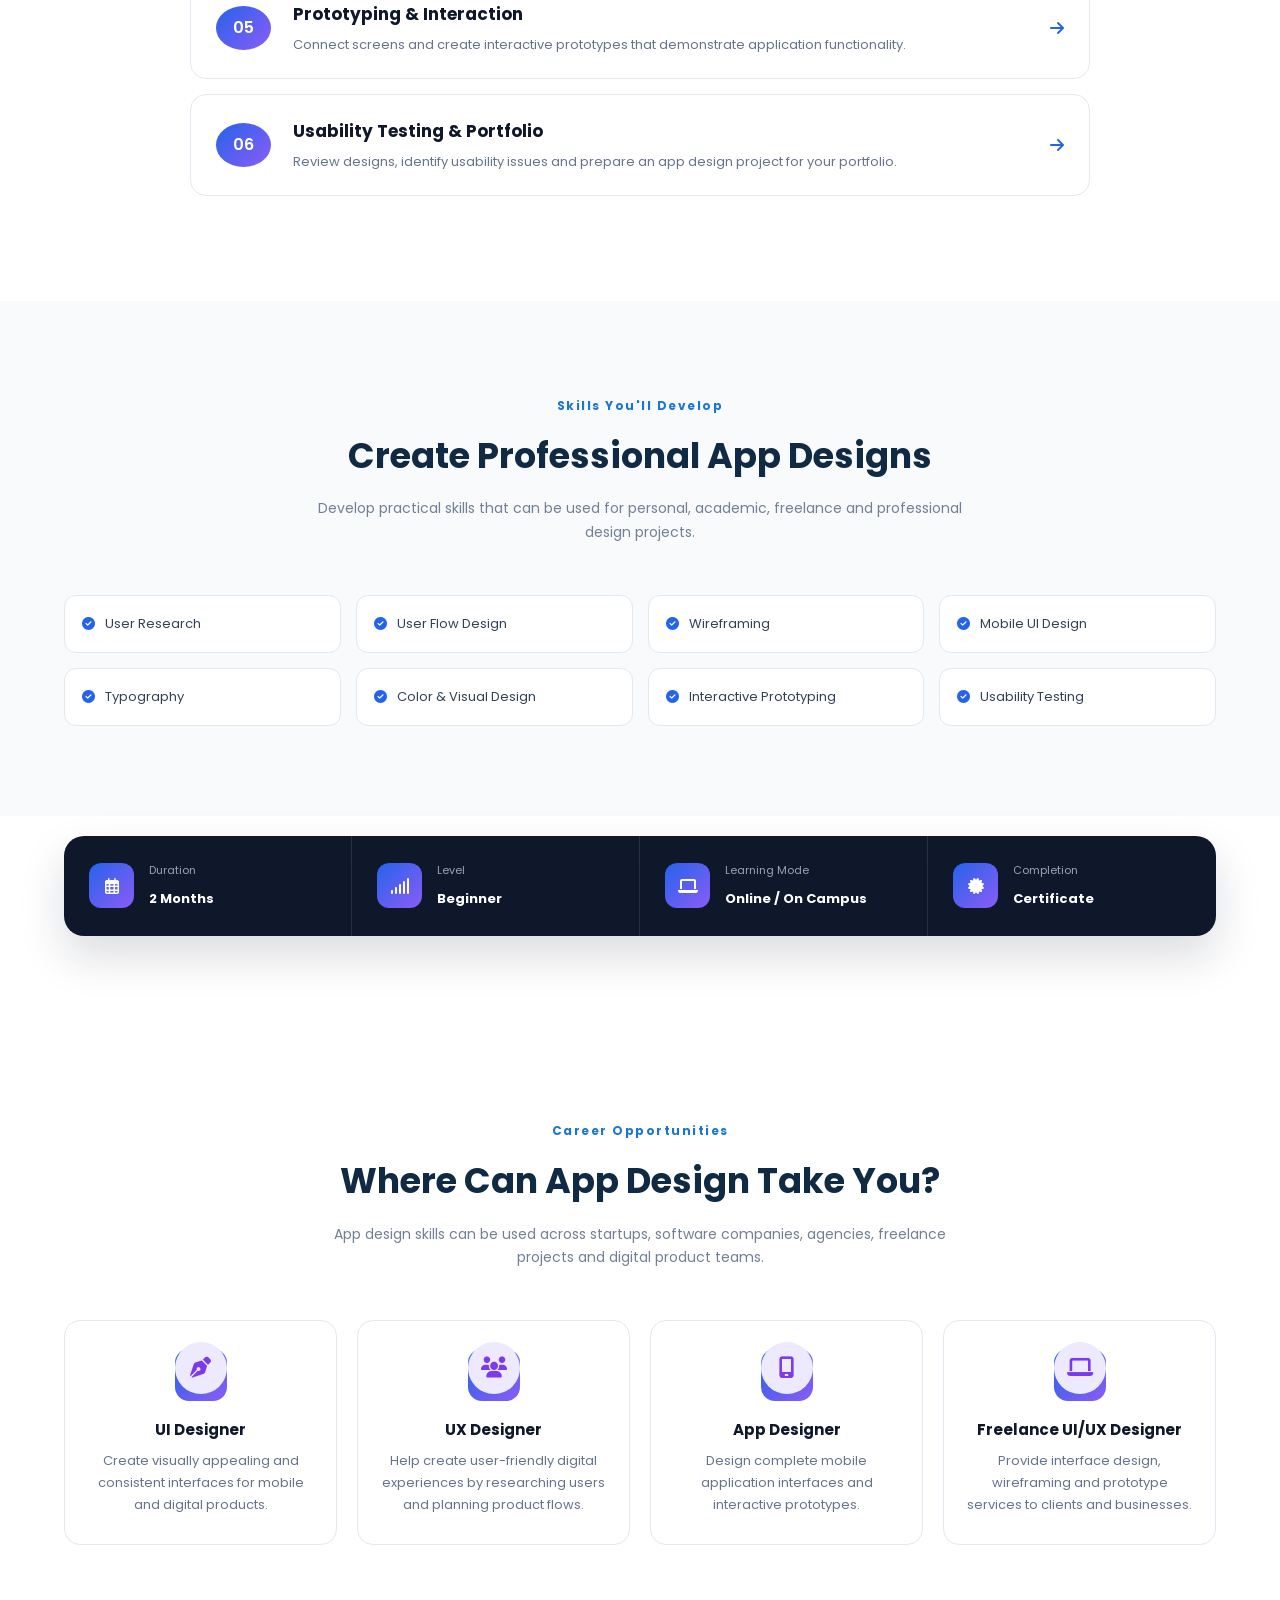
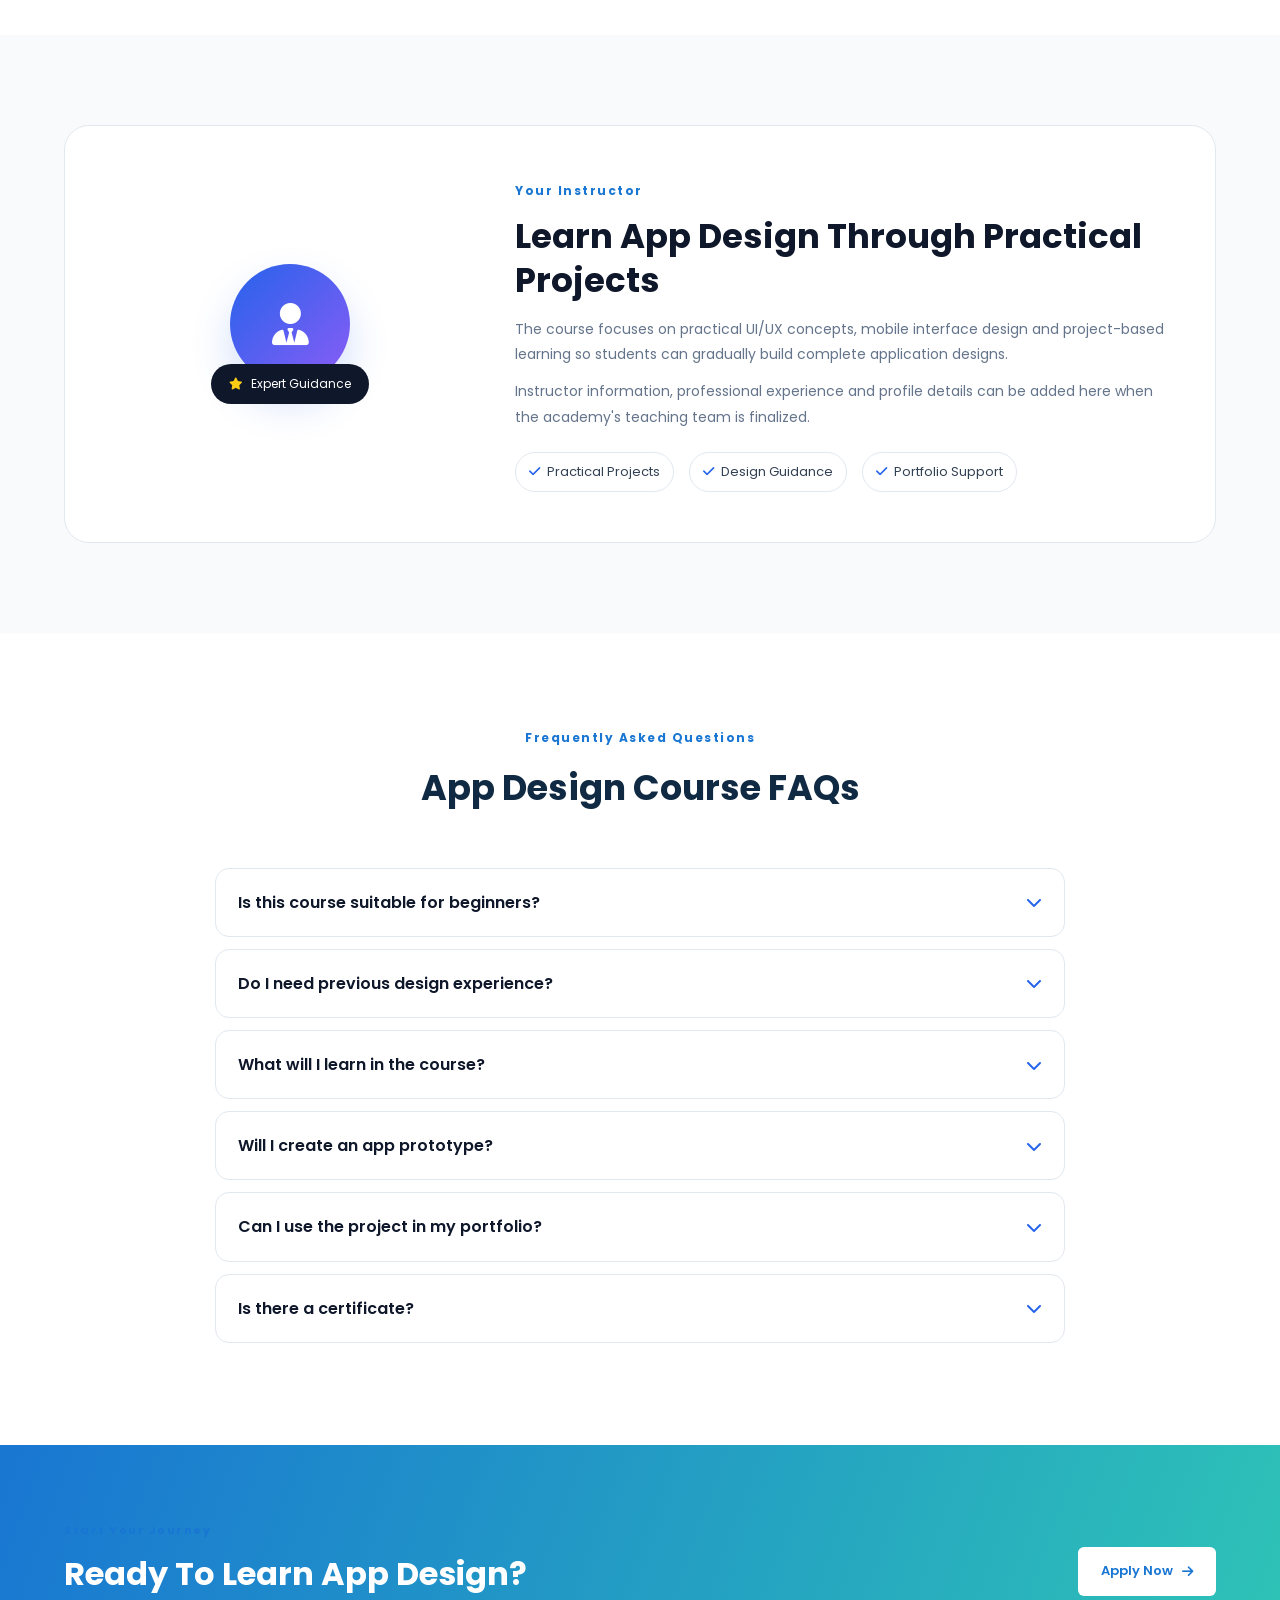
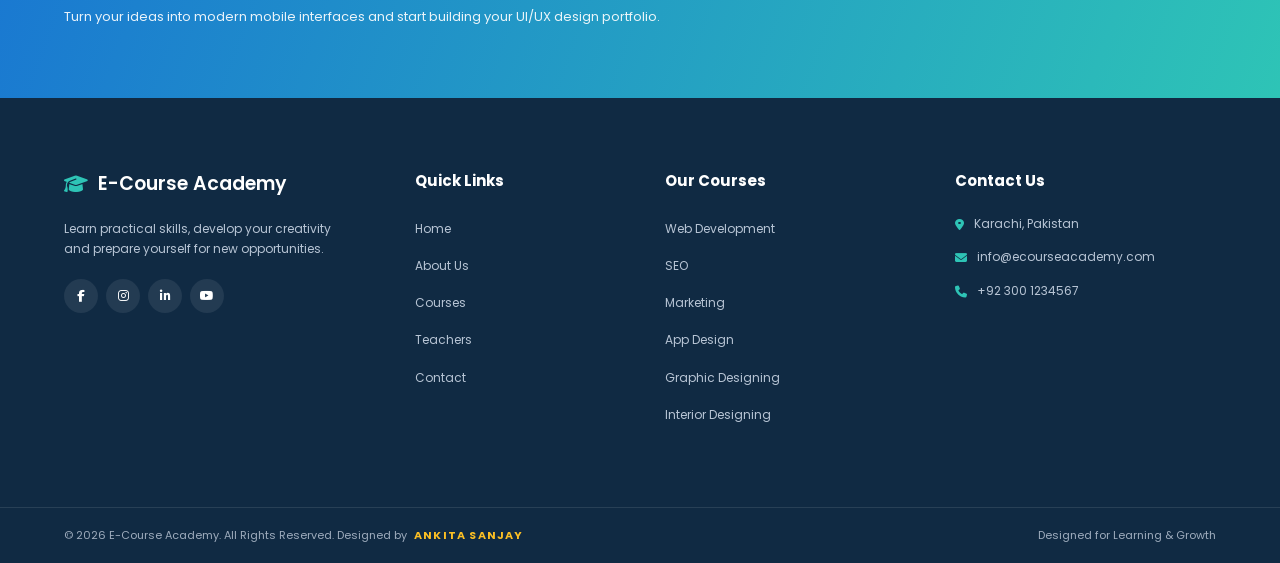
<file: app-design.html>
<!DOCTYPE html>
<html lang="en">
<head>
    <meta charset="UTF-8">
    <meta name="viewport" content="width=device-width, initial-scale=1.0">

    <title>App Design Course | E-Course Academy</title>

    <!-- Google Font -->
    <link
        href="https://fonts.googleapis.com/css2?family=Poppins:wght@300;400;500;600;700&display=swap"
        rel="stylesheet"
    >

    <!-- Font Awesome -->
    <link
        rel="stylesheet"
        href="https://cdnjs.cloudflare.com/ajax/libs/font-awesome/6.5.2/css/all.min.css"
    >

    <!-- Main CSS -->
    <link rel="stylesheet" href="style.css">
</head>

<body>

    <!-- =====================================================
     TOP BAR
===================================================== -->

<header class="top-bar">

    <div class="container top-bar-content">

        <div class="top-item">
            <i class="fa-solid fa-location-dot"></i>
            <span>Karachi, Pakistan</span>
        </div>

        <div class="top-item">
            <i class="fa-solid fa-envelope"></i>
            <span>info@ecourseacademy.com</span>
        </div>

        <div class="top-item">
            <i class="fa-solid fa-phone"></i>
            <span>+92 300 1234567</span>
        </div>

    </div>

</header>


<!-- =====================================================
     NAVBAR
===================================================== -->

<nav class="navbar">

    <div class="container nav-container">

        <!-- Logo -->
        <a href="index.html" class="logo">
            <span class="logo-icon">
                <i class="fa-solid fa-graduation-cap"></i>
            </span>

            <span>
                E-Course <strong>Academy</strong>
            </span>
        </a>


        <!-- Navigation -->
        <ul class="nav-menu">

            <li>
                <a href="index.html">Home</a>
            </li>

            <li>
                <a href="about.html">About Us</a>
            </li>


            <!-- Courses Dropdown -->
            <li class="dropdown">

                <a href="courses.html" class="active">
                    Courses
                    <i class="fa-solid fa-chevron-down"></i>
                </a>

                <ul class="dropdown-menu">

                    <li>
                        <a href="web-development.html">
                            Web Designing & Development
                        </a>
                    </li>

                    <li>
                        <a href="seo.html">
                            SEO
                        </a>
                    </li>

                    <li>
                        <a href="./marketing.html">
                            Marketing
                        </a>
                    </li>

                    <li>
                        <a href="app-design.html">
                            App Design
                        </a>
                    </li>

                    <li>
                        <a href="graphic-design.html">
                            Graphic Designing
                        </a>
                    </li>

                    <li>
                        <a href="interior-design.html">
                            Interior Designing
                        </a>
                    </li>

                </ul>

            </li>


            <li>
                <a href="teachers.html">Teachers</a>
            </li>

            <li>
                <a href="contact.html">Contact</a>
            </li>

        </ul>


        <!-- Apply Button -->
        <a href="apply.html" class="apply-btn">
            Join Now
            <i class="fa-solid fa-arrow-right"></i>
        </a>


        <!-- Mobile Menu -->
        <button class="menu-toggle">
            <i class="fa-solid fa-bars"></i>
        </button>

    </div>

</nav>



    <!-- ================= COURSE HERO ================= -->
    <section class="app-detail-hero">

        <div class="container">

            <div class="breadcrumb">

                <a href="index.html">
                    Home
                </a>

                <span>/</span>

                <a href="courses.html">
                    Courses
                </a>

                <span>/</span>

                <span>
                    App Design
                </span>

            </div>


            <div class="course-detail-hero-grid">

                <!-- Hero Content -->
                <div class="course-detail-hero-content">

                    <span class="section-label">
                        <i class="fas fa-mobile-screen"></i>
                        Design Course
                    </span>


                    <h1>
                        App Design
                    </h1>


                    <p>
                        Learn how to design modern, user-friendly mobile
                        applications by understanding UI design, UX principles,
                        wireframing, prototyping and mobile design systems.
                    </p>


                    <div class="course-hero-meta">

                        <div>

                            <i class="far fa-clock"></i>

                            <strong>
                                2 Months
                            </strong>

                            <span>
                                Duration
                            </span>

                        </div>


                        <div>

                            <i class="fas fa-layer-group"></i>

                            <strong>
                                Beginner
                            </strong>

                            <span>
                                Level
                            </span>

                        </div>


                        <div>

                            <i class="fas fa-laptop"></i>

                            <strong>
                                Online / On Campus
                            </strong>

                            <span>
                                Mode
                            </span>

                        </div>

                    </div>


                    <a href="apply.html" class="btn primary-btn">

                        Apply For This Course

                        <i class="fas fa-arrow-right"></i>

                    </a>

                </div>


                <!-- App Visual -->
                <div class="app-hero-visual">

                    <div class="app-design-showcase">

                        <!-- Phone -->
                        <div class="app-phone">

                            <div class="phone-speaker"></div>

                            <div class="phone-screen">

                                <div class="app-status-bar">
                                    <span>9:41</span>

                                    <span>
                                        <i class="fas fa-signal"></i>
                                        <i class="fas fa-wifi"></i>
                                        <i class="fas fa-battery-full"></i>
                                    </span>
                                </div>


                                <div class="app-screen-header">

                                    <div>
                                        <small>
                                            Welcome back
                                        </small>

                                        <h3>
                                            Hello, Alex!
                                        </h3>
                                    </div>

                                    <div class="app-profile">
                                        <i class="fas fa-user"></i>
                                    </div>

                                </div>


                                <div class="app-search">

                                    <i class="fas fa-search"></i>

                                    <span>
                                        Search courses
                                    </span>

                                </div>


                                <div class="app-feature-card">

                                    <div class="feature-card-icon">
                                        <i class="fas fa-rocket"></i>
                                    </div>

                                    <div>
                                        <small>
                                            Featured Course
                                        </small>

                                        <strong>
                                            UI / UX Design
                                        </strong>
                                    </div>

                                </div>


                                <div class="app-section-title">

                                    <strong>
                                        Categories
                                    </strong>

                                    <span>
                                        See All
                                    </span>

                                </div>


                                <div class="app-categories">

                                    <div>
                                        <i class="fas fa-code"></i>
                                        <span>Code</span>
                                    </div>

                                    <div>
                                        <i class="fas fa-palette"></i>
                                        <span>Design</span>
                                    </div>

                                    <div>
                                        <i class="fas fa-chart-line"></i>
                                        <span>Business</span>
                                    </div>

                                </div>


                                <div class="app-bottom-nav">

                                    <i class="fas fa-house active"></i>

                                    <i class="fas fa-book-open"></i>

                                    <i class="fas fa-heart"></i>

                                    <i class="fas fa-user"></i>

                                </div>

                            </div>

                        </div>


                        <!-- Floating UI Card -->
                        <div class="app-floating-card">

                            <div class="floating-icon">
                                <i class="fas fa-pen-nib"></i>
                            </div>

                            <div>

                                <strong>
                                    UI Design
                                </strong>

                                <span>
                                    Modern Interface
                                </span>

                            </div>

                        </div>


                        <div class="app-floating-card second">

                            <div class="floating-icon">
                                <i class="fas fa-users"></i>
                            </div>

                            <div>

                                <strong>
                                    User Focused
                                </strong>

                                <span>
                                    Better Experience
                                </span>

                            </div>

                        </div>

                    </div>

                </div>

            </div>

        </div>

    </section>


    <!-- ================= OVERVIEW ================= -->
    <section class="section course-overview">

        <div class="container">

            <div class="section-heading">

                <span class="section-label">
                    Course Overview
                </span>

                <h2>
                    Learn To Design Better Mobile Experiences
                </h2>

                <p>
                    Build a strong foundation in mobile application interface
                    and user experience design.
                </p>

            </div>


            <div class="course-overview-grid">

                <div class="course-overview-content">

                    <p>
                        App design combines visual design, usability and
                        user experience to create applications that are
                        attractive, simple and easy to use.
                    </p>

                    <p>
                        In this course, you will learn how to understand
                        users, plan application structures, create wireframes,
                        design interfaces and develop interactive prototypes.
                    </p>

                    <p>
                        The course is suitable for beginners who want to
                        explore UI/UX design, mobile application design,
                        freelancing or a career in digital product design.
                    </p>

                </div>


                <div class="course-overview-cards">

                    <div class="overview-info-card">

                        <div class="overview-card-icon">
                            <i class="fas fa-users"></i>
                        </div>

                        <div>

                            <h3>
                                User Experience
                            </h3>

                            <p>
                                Understand user needs and create simple,
                                intuitive experiences.
                            </p>

                        </div>

                    </div>


                    <div class="overview-info-card">

                        <div class="overview-card-icon">
                            <i class="fas fa-mobile-screen-button"></i>
                        </div>

                        <div>

                            <h3>
                                Mobile UI
                            </h3>

                            <p>
                                Design clean and responsive interfaces for
                                modern mobile applications.
                            </p>

                        </div>

                    </div>


                    <div class="overview-info-card">

                        <div class="overview-card-icon">
                            <i class="fas fa-diagram-project"></i>
                        </div>

                        <div>

                            <h3>
                                Prototyping
                            </h3>

                            <p>
                                Turn ideas and wireframes into interactive
                                application prototypes.
                            </p>

                        </div>

                    </div>

                </div>

            </div>

        </div>

    </section>


    <!-- ================= WHAT YOU WILL LEARN ================= -->
    <section class="section learning-outcomes-section">

        <div class="container">

            <div class="section-heading">

                <span class="section-label">
                    What You'll Learn
                </span>

                <h2>
                    Build Essential App Design Skills
                </h2>

                <p>
                    Learn the key concepts used to design professional mobile
                    application interfaces.
                </p>

            </div>


            <div class="learning-outcomes-grid">

                <div class="learning-outcome-card">

                    <div class="outcome-icon">
                        <i class="fas fa-users"></i>
                    </div>

                    <h3>
                        UX Fundamentals
                    </h3>

                    <p>
                        Understand users, their needs, goals and the
                        principles of user-centered design.
                    </p>

                </div>


                <div class="learning-outcome-card">

                    <div class="outcome-icon">
                        <i class="fas fa-pen-ruler"></i>
                    </div>

                    <h3>
                        Wireframing
                    </h3>

                    <p>
                        Create basic layouts and plan the structure and
                        navigation of mobile applications.
                    </p>

                </div>


                <div class="learning-outcome-card">

                    <div class="outcome-icon">
                        <i class="fas fa-palette"></i>
                    </div>

                    <h3>
                        UI Design
                    </h3>

                    <p>
                        Learn color, typography, spacing, icons and visual
                        hierarchy for mobile interfaces.
                    </p>

                </div>


                <div class="learning-outcome-card">

                    <div class="outcome-icon">
                        <i class="fas fa-object-group"></i>
                    </div>

                    <h3>
                        Design Systems
                    </h3>

                    <p>
                        Understand reusable components, styles and design
                        consistency across application screens.
                    </p>

                </div>


                <div class="learning-outcome-card">

                    <div class="outcome-icon">
                        <i class="fas fa-link"></i>
                    </div>

                    <h3>
                        Prototyping
                    </h3>

                    <p>
                        Create interactive prototypes to demonstrate app
                        navigation and user flows.
                    </p>

                </div>


                <div class="learning-outcome-card">

                    <div class="outcome-icon">
                        <i class="fas fa-vial"></i>
                    </div>

                    <h3>
                        Usability Testing
                    </h3>

                    <p>
                        Learn basic methods for reviewing interfaces and
                        identifying usability problems.
                    </p>

                </div>

            </div>

        </div>

    </section>


    <!-- ================= MODULES ================= -->
    <section class="section modules-section">

        <div class="container">

            <div class="section-heading">

                <span class="section-label">
                    Course Modules
                </span>

                <h2>
                    What You Will Study
                </h2>

                <p>
                    Follow a structured learning path from basic UX concepts
                    to complete mobile application prototypes.
                </p>

            </div>


            <div class="modules-list">

                <div class="module-card">

                    <div class="module-number">
                        01
                    </div>

                    <div class="module-content">

                        <h3>
                            Introduction To UI/UX Design
                        </h3>

                        <p>
                            Understand UI, UX, user-centered design and the
                            role of designers in digital products.
                        </p>

                    </div>

                    <i class="fas fa-arrow-right"></i>

                </div>


                <div class="module-card">

                    <div class="module-number">
                        02
                    </div>

                    <div class="module-content">

                        <h3>
                            User Research & User Flows
                        </h3>

                        <p>
                            Learn basic user research, personas, user goals
                            and application navigation flows.
                        </p>

                    </div>

                    <i class="fas fa-arrow-right"></i>

                </div>


                <div class="module-card">

                    <div class="module-number">
                        03
                    </div>

                    <div class="module-content">

                        <h3>
                            Wireframing & Layout
                        </h3>

                        <p>
                            Plan application screens using wireframes,
                            grids, layouts and navigation structures.
                        </p>

                    </div>

                    <i class="fas fa-arrow-right"></i>

                </div>


                <div class="module-card">

                    <div class="module-number">
                        04
                    </div>

                    <div class="module-content">

                        <h3>
                            Mobile UI Design
                        </h3>

                        <p>
                            Design mobile interfaces using color, typography,
                            spacing, icons and visual hierarchy.
                        </p>

                    </div>

                    <i class="fas fa-arrow-right"></i>

                </div>


                <div class="module-card">

                    <div class="module-number">
                        05
                    </div>

                    <div class="module-content">

                        <h3>
                            Prototyping & Interaction
                        </h3>

                        <p>
                            Connect screens and create interactive prototypes
                            that demonstrate application functionality.
                        </p>

                    </div>

                    <i class="fas fa-arrow-right"></i>

                </div>


                <div class="module-card">

                    <div class="module-number">
                        06
                    </div>

                    <div class="module-content">

                        <h3>
                            Usability Testing & Portfolio
                        </h3>

                        <p>
                            Review designs, identify usability issues and
                            prepare an app design project for your portfolio.
                        </p>

                    </div>

                    <i class="fas fa-arrow-right"></i>

                </div>

            </div>

        </div>

    </section>


    <!-- ================= SKILLS ================= -->
    <section class="section skills-section">

        <div class="container">

            <div class="section-heading">

                <span class="section-label">
                    Skills You'll Develop
                </span>

                <h2>
                    Create Professional App Designs
                </h2>

                <p>
                    Develop practical skills that can be used for personal,
                    academic, freelance and professional design projects.
                </p>

            </div>


            <div class="skills-grid">

                <div class="skill-item">
                    <i class="fas fa-check-circle"></i>
                    <span>User Research</span>
                </div>

                <div class="skill-item">
                    <i class="fas fa-check-circle"></i>
                    <span>User Flow Design</span>
                </div>

                <div class="skill-item">
                    <i class="fas fa-check-circle"></i>
                    <span>Wireframing</span>
                </div>

                <div class="skill-item">
                    <i class="fas fa-check-circle"></i>
                    <span>Mobile UI Design</span>
                </div>

                <div class="skill-item">
                    <i class="fas fa-check-circle"></i>
                    <span>Typography</span>
                </div>

                <div class="skill-item">
                    <i class="fas fa-check-circle"></i>
                    <span>Color & Visual Design</span>
                </div>

                <div class="skill-item">
                    <i class="fas fa-check-circle"></i>
                    <span>Interactive Prototyping</span>
                </div>

                <div class="skill-item">
                    <i class="fas fa-check-circle"></i>
                    <span>Usability Testing</span>
                </div>

            </div>

        </div>

    </section>


    <!-- ================= COURSE DETAILS ================= -->
    <section class="section course-details-section">

        <div class="container">

            <div class="course-details-box">

                <div class="course-detail-item">

                    <div class="course-detail-icon">
                        <i class="far fa-calendar-days"></i>
                    </div>

                    <div>

                        <span>
                            Duration
                        </span>

                        <strong>
                            2 Months
                        </strong>

                    </div>

                </div>


                <div class="course-detail-item">

                    <div class="course-detail-icon">
                        <i class="fas fa-signal"></i>
                    </div>

                    <div>

                        <span>
                            Level
                        </span>

                        <strong>
                            Beginner
                        </strong>

                    </div>

                </div>


                <div class="course-detail-item">

                    <div class="course-detail-icon">
                        <i class="fas fa-laptop"></i>
                    </div>

                    <div>

                        <span>
                            Learning Mode
                        </span>

                        <strong>
                            Online / On Campus
                        </strong>

                    </div>

                </div>


                <div class="course-detail-item">

                    <div class="course-detail-icon">
                        <i class="fas fa-certificate"></i>
                    </div>

                    <div>

                        <span>
                            Completion
                        </span>

                        <strong>
                            Certificate
                        </strong>

                    </div>

                </div>

            </div>

        </div>

    </section>


    <!-- ================= CAREER OPPORTUNITIES ================= -->
    <section class="section career-section">

        <div class="container">

            <div class="section-heading">

                <span class="section-label">
                    Career Opportunities
                </span>

                <h2>
                    Where Can App Design Take You?
                </h2>

                <p>
                    App design skills can be used across startups, software
                    companies, agencies, freelance projects and digital
                    product teams.
                </p>

            </div>


            <div class="career-grid">

                <div class="career-card">

                    <div class="career-icon">
                        <i class="fas fa-pen-nib"></i>
                    </div>

                    <h3>
                        UI Designer
                    </h3>

                    <p>
                        Create visually appealing and consistent interfaces
                        for mobile and digital products.
                    </p>

                </div>


                <div class="career-card">

                    <div class="career-icon">
                        <i class="fas fa-users"></i>
                    </div>

                    <h3>
                        UX Designer
                    </h3>

                    <p>
                        Help create user-friendly digital experiences by
                        researching users and planning product flows.
                    </p>

                </div>


                <div class="career-card">

                    <div class="career-icon">
                        <i class="fas fa-mobile-screen"></i>
                    </div>

                    <h3>
                        App Designer
                    </h3>

                    <p>
                        Design complete mobile application interfaces and
                        interactive prototypes.
                    </p>

                </div>


                <div class="career-card">

                    <div class="career-icon">
                        <i class="fas fa-laptop"></i>
                    </div>

                    <h3>
                        Freelance UI/UX Designer
                    </h3>

                    <p>
                        Provide interface design, wireframing and prototype
                        services to clients and businesses.
                    </p>

                </div>

            </div>

        </div>

    </section>


    <!-- ================= INSTRUCTOR ================= -->
    <section class="section instructor-section">

        <div class="container">

            <div class="instructor-box">

                <div class="instructor-visual">

                    <div class="instructor-avatar">
                        <i class="fas fa-user-tie"></i>
                    </div>

                    <div class="instructor-badge">

                        <i class="fas fa-star"></i>

                        <span>
                            Expert Guidance
                        </span>

                    </div>

                </div>


                <div class="instructor-content">

                    <span class="section-label">
                        Your Instructor
                    </span>

                    <h2>
                        Learn App Design Through Practical Projects
                    </h2>

                    <p>
                        The course focuses on practical UI/UX concepts,
                        mobile interface design and project-based learning
                        so students can gradually build complete application
                        designs.
                    </p>

                    <p>
                        Instructor information, professional experience and
                        profile details can be added here when the academy's
                        teaching team is finalized.
                    </p>


                    <div class="instructor-features">

                        <span>
                            <i class="fas fa-check"></i>
                            Practical Projects
                        </span>

                        <span>
                            <i class="fas fa-check"></i>
                            Design Guidance
                        </span>

                        <span>
                            <i class="fas fa-check"></i>
                            Portfolio Support
                        </span>

                    </div>

                </div>

            </div>

        </div>

    </section>


    <!-- ================= FAQ ================= -->
    <section class="section faq-section">

        <div class="container">

            <div class="section-heading">

                <span class="section-label">
                    Frequently Asked Questions
                </span>

                <h2>
                    App Design Course FAQs
                </h2>

            </div>


            <div class="faq-container">

                <details>

                    <summary>

                        Is this course suitable for beginners?

                        <i class="fas fa-chevron-down"></i>

                    </summary>

                    <p>
                        Yes. The course starts with basic UI/UX concepts
                        before moving into wireframing, interface design
                        and prototyping.
                    </p>

                </details>


                <details>

                    <summary>

                        Do I need previous design experience?

                        <i class="fas fa-chevron-down"></i>

                    </summary>

                    <p>
                        No. Previous professional design experience is not
                        required to start this beginner-level course.
                    </p>

                </details>


                <details>

                    <summary>

                        What will I learn in the course?

                        <i class="fas fa-chevron-down"></i>

                    </summary>

                    <p>
                        You will learn UX fundamentals, user flows,
                        wireframing, mobile UI design, design systems,
                        prototyping and basic usability testing.
                    </p>

                </details>


                <details>

                    <summary>

                        Will I create an app prototype?

                        <i class="fas fa-chevron-down"></i>

                    </summary>

                    <p>
                        The course includes practical activities that can
                        be used to develop an interactive mobile application
                        prototype.
                    </p>

                </details>


                <details>

                    <summary>

                        Can I use the project in my portfolio?

                        <i class="fas fa-chevron-down"></i>

                    </summary>

                    <p>
                        Yes. A completed app design project can be presented
                        as a portfolio case study, subject to the academy's
                        project and submission guidelines.
                    </p>

                </details>


                <details>

                    <summary>

                        Is there a certificate?

                        <i class="fas fa-chevron-down"></i>

                    </summary>

                    <p>
                        Students who successfully complete the course can
                        receive a course completion certificate according to
                        the academy's certification policy.
                    </p>

                </details>

            </div>

        </div>

    </section>


    <!-- ================= CTA ================= -->
    <section class="cta-section">

        <div class="container cta-container">

            <div>

                <span class="section-label">
                    Start Your Journey
                </span>

                <h2>
                    Ready To Learn App Design?
                </h2>

                <p>
                    Turn your ideas into modern mobile interfaces and start
                    building your UI/UX design portfolio.
                </p>

            </div>


            <a href="apply.html" class="btn white-btn">

                Apply Now

                <i class="fas fa-arrow-right"></i>

            </a>

        </div>

    </section>


   <!-- =====================================================
     FOOTER
===================================================== -->

<footer class="footer">

    <div class="container footer-grid">


        <!-- About -->

        <div class="footer-column">

            <a href="index.html" class="footer-logo">

                <i class="fa-solid fa-graduation-cap"></i>

                E-Course Academy

            </a>

            <p>
                Learn practical skills, develop your
                creativity and prepare yourself for
                new opportunities.
            </p>


            <div class="social-links">

                <a href="#">
                    <i class="fa-brands fa-facebook-f"></i>
                </a>

                <a href="#">
                    <i class="fa-brands fa-instagram"></i>
                </a>

                <a href="#">
                    <i class="fa-brands fa-linkedin-in"></i>
                </a>

                <a href="#">
                    <i class="fa-brands fa-youtube"></i>
                </a>

            </div>

        </div>


        <!-- Quick Links -->

        <div class="footer-column">

            <h3>
                Quick Links
            </h3>

            <ul>

                <li>
                    <a href="index.html">Home</a>
                </li>

                <li>
                    <a href="about.html">About Us</a>
                </li>

                <li>
                    <a href="courses.html">Courses</a>
                </li>

                <li>
                    <a href="teachers.html">Teachers</a>
                </li>

                <li>
                    <a href="contact.html">Contact</a>
                </li>

            </ul>

        </div>


        <!-- Courses -->

        <div class="footer-column">

            <h3>
                Our Courses
            </h3>

            <ul>

                <li>
                    <a href="web-development.html">
                        Web Development
                    </a>
                </li>

                <li>
                    <a href="seo.html">
                        SEO
                    </a>
                </li>

                <li>
                    <a href="marketing.html">
                        Marketing
                    </a>
                </li>

                <li>
                    <a href="app-design.html">
                        App Design
                    </a>
                </li>

                <li>
                    <a href="graphic-design.html">
                        Graphic Designing
                    </a>
                </li>

                <li>
                    <a href="interior-design.html">
                        Interior Designing
                    </a>
                </li>
                
            </ul>

        </div>


        <!-- Contact -->

        <div class="footer-column">

            <h3>
                Contact Us
            </h3>


            <div class="footer-contact">

                <p>
                    <i class="fa-solid fa-location-dot"></i>
                    Karachi, Pakistan
                </p>

                <p>
                    <i class="fa-solid fa-envelope"></i>
                    info@ecourseacademy.com
                </p>

                <p>
                    <i class="fa-solid fa-phone"></i>
                    +92 300 1234567
                </p>

            </div>

        </div>


    </div>


    <div class="footer-bottom">

        <div class="container">

            <p>
                © 2026 E-Course Academy. All Rights Reserved. Designed by <span>ANKITA SANJAY</span>
            </p>

            <p>
                Designed for Learning & Growth
            </p>

        </div>

    </div>

</footer>


    <!-- JavaScript -->

    <script src="script.js"></script>

</body>
</html>
</file>
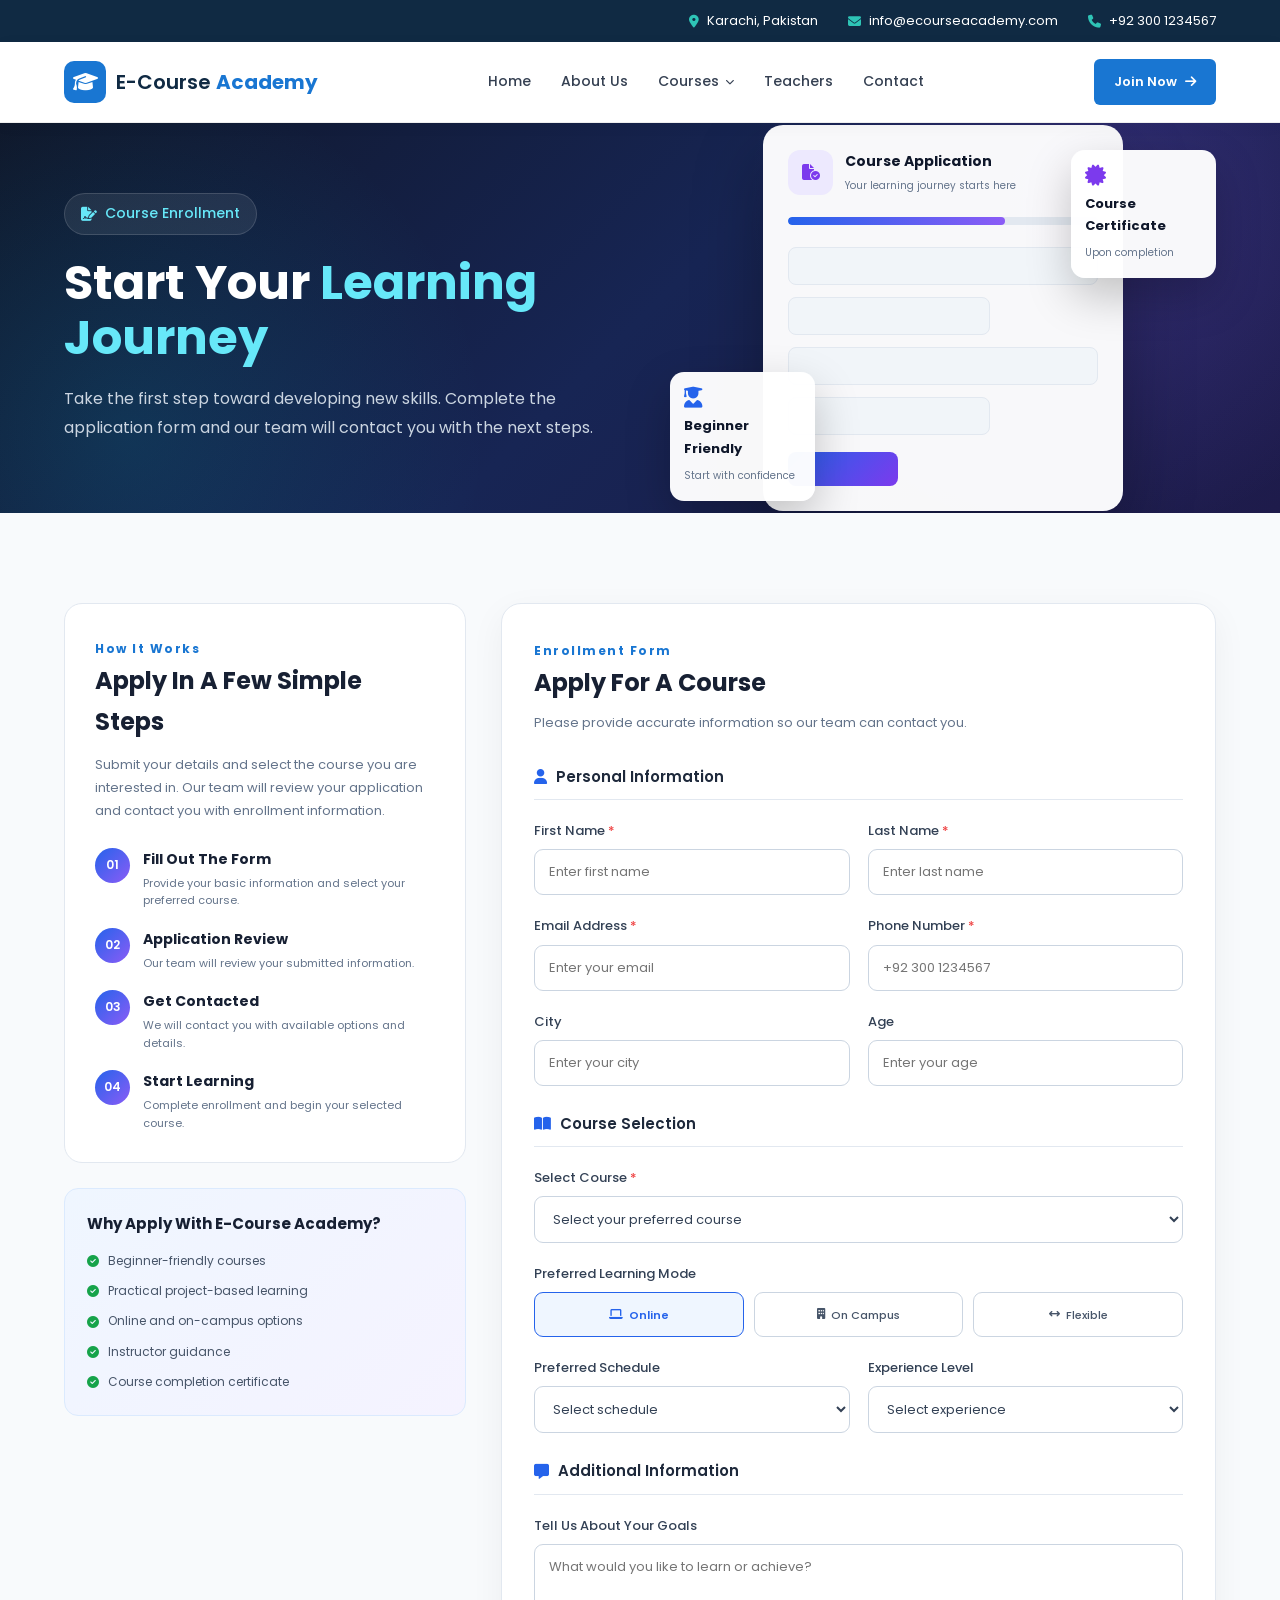
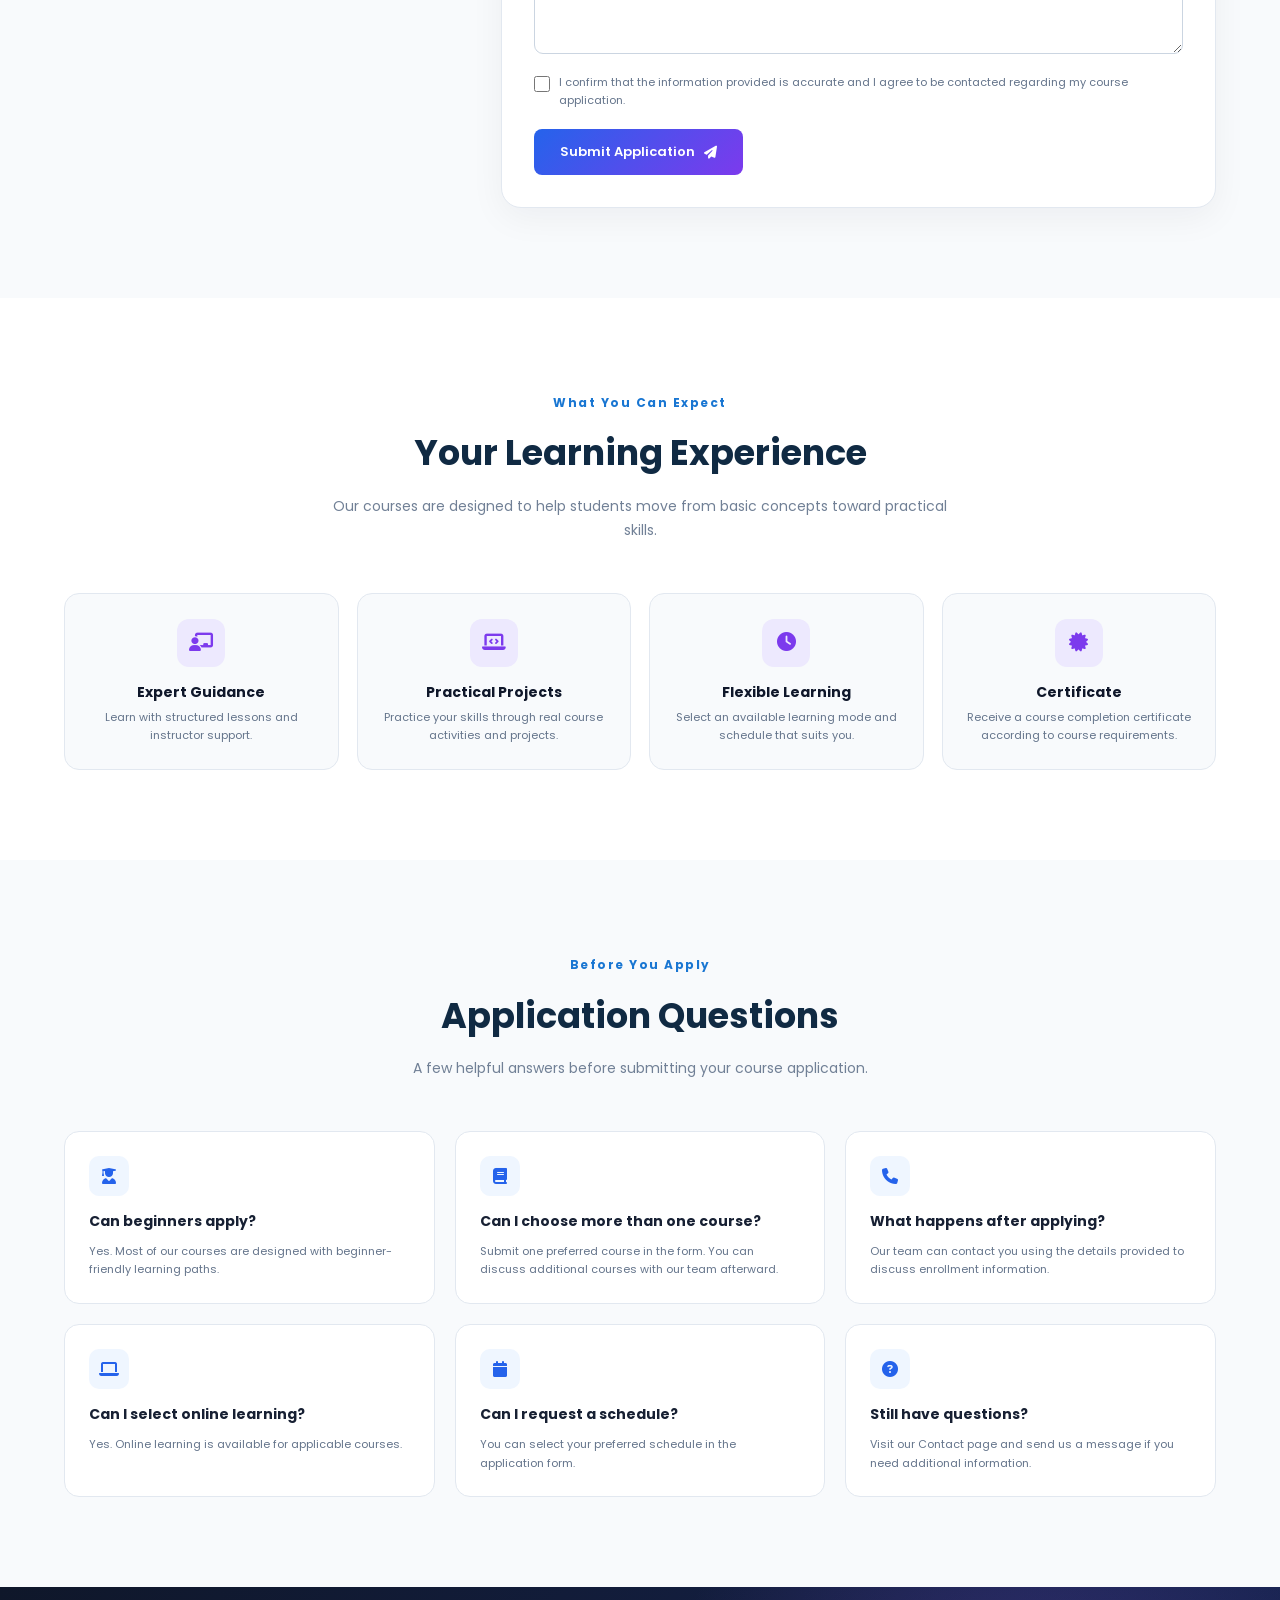
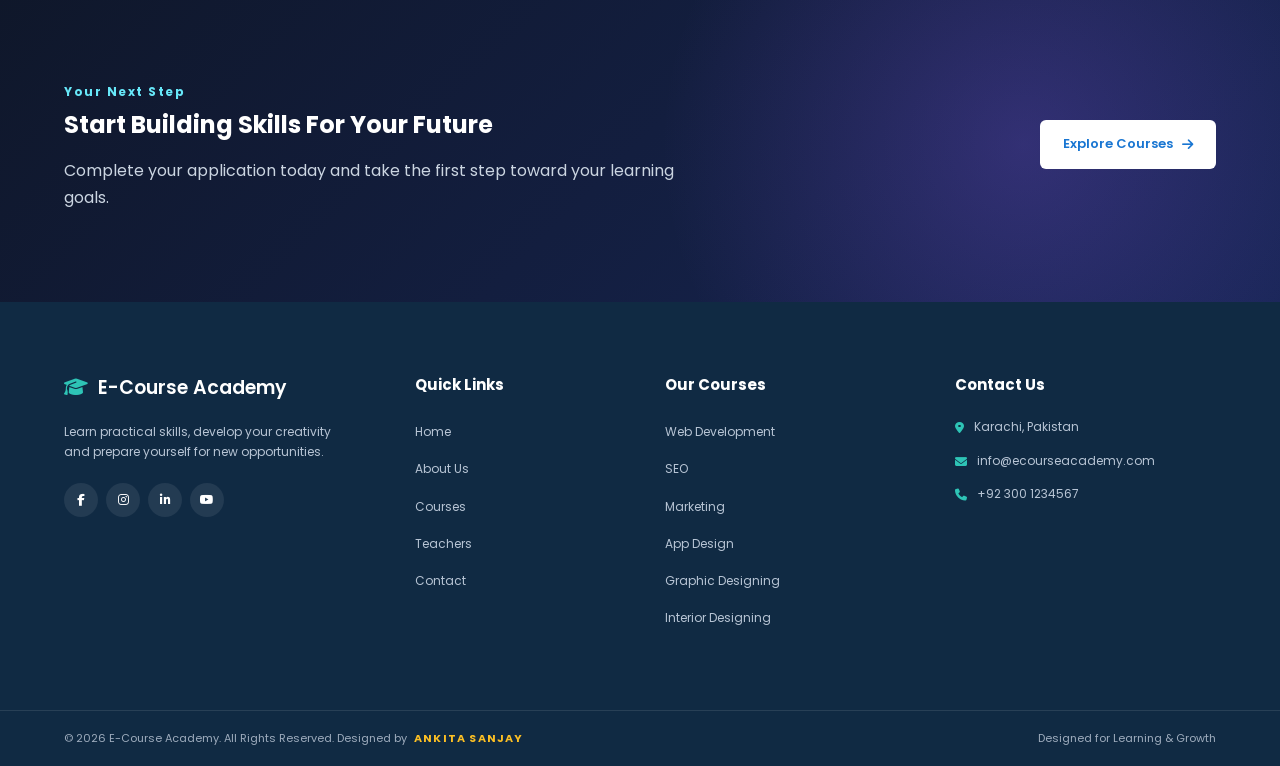
<file: apply.html>
<!DOCTYPE html>
<html lang="en">
<head>
    <meta charset="UTF-8">
    <meta name="viewport" content="width=device-width, initial-scale=1.0">

    <title>Apply Now | E-Course Academy</title>

    <!-- Google Font -->
    <link
        href="https://fonts.googleapis.com/css2?family=Poppins:wght@300;400;500;600;700&display=swap"
        rel="stylesheet"
    >

    <!-- Font Awesome -->
    <link
        rel="stylesheet"
        href="https://cdnjs.cloudflare.com/ajax/libs/font-awesome/6.5.2/css/all.min.css"
    >

    <!-- Main CSS -->
    <link rel="stylesheet" href="style.css">

</head>

<body>


    <!-- =====================================================
     TOP BAR
===================================================== -->

<header class="top-bar">

    <div class="container top-bar-content">

        <div class="top-item">
            <i class="fa-solid fa-location-dot"></i>
            <span>Karachi, Pakistan</span>
        </div>

        <div class="top-item">
            <i class="fa-solid fa-envelope"></i>
            <span>info@ecourseacademy.com</span>
        </div>

        <div class="top-item">
            <i class="fa-solid fa-phone"></i>
            <span>+92 300 1234567</span>
        </div>

    </div>

</header>


<!-- =====================================================
     NAVBAR
===================================================== -->

<nav class="navbar">

    <div class="container nav-container">

        <!-- Logo -->
        <a href="index.html" class="logo">
            <span class="logo-icon">
                <i class="fa-solid fa-graduation-cap"></i>
            </span>

            <span>
                E-Course <strong>Academy</strong>
            </span>
        </a>


        <!-- Navigation -->
        <ul class="nav-menu">

            <li>
                <a href="index.html">Home</a>
            </li>

            <li>
                <a href="about.html">About Us</a>
            </li>


             <!-- Courses Dropdown -->

            <li class="dropdown">

                <a href="courses.html">

                    Courses

                    <i class="fa-solid fa-chevron-down"></i>

                </a>


                <ul class="dropdown-menu">


                    <li>
                        <a href="web-development.html">
                            Web Designing & Development
                        </a>
                    </li>


                    <li>
                        <a href="seo.html">
                            SEO
                        </a>
                    </li>


                    <li>
                        <a href="marketing.html">
                            Marketing
                        </a>
                    </li>


                    <li>
                        <a href="app-design.html">
                            App Design
                        </a>
                    </li>

                    <li>
                        <a href="graphic-design.html">
                            Graphic Designing
                        </a>
                    </li>


                    <li>
                        <a href="interior-design.html">
                            Interior Designing
                        </a>
                    </li>

                </ul>

            </li>



            <li>
                <a href="teachers.html">
                    Teachers
                </a>
            </li>


            <li>
                <a href="contact.html">
                    Contact
                </a>
            </li>

        </ul>



        <!-- Apply Button -->
        <a href="apply.html" class="apply-btn">
            Join Now
            <i class="fa-solid fa-arrow-right"></i>
        </a>


        <!-- Mobile Menu -->
        <button class="menu-toggle">
            <i class="fa-solid fa-bars"></i>
        </button>

    </div>

</nav>

    <!-- =========================
         HERO
    ========================== -->

    <section class="apply-page-hero">


        <div class="container apply-hero-grid">


            <div class="apply-hero-content">


                <span class="apply-hero-label">

                    <i class="fas fa-file-signature"></i>

                    Course Enrollment

                </span>


                <h1>

                    Start Your
                    <span>Learning Journey</span>

                </h1>


                <p>

                    Take the first step toward developing new skills.
                    Complete the application form and our team will
                    contact you with the next steps.

                </p>


            </div>



            <!-- Hero Visual -->

            <div class="apply-hero-visual">


                <div class="application-card">


                    <div class="application-card-header">


                        <div class="application-icon">

                            <i class="fas fa-file-circle-check"></i>

                        </div>


                        <div>

                            <strong>
                                Course Application
                            </strong>

                            <span>
                                Your learning journey starts here
                            </span>

                        </div>


                    </div>


                    <div class="application-progress">

                        <span></span>

                    </div>


                    <div class="application-fields">

                        <div class="application-field"></div>

                        <div class="application-field small"></div>

                        <div class="application-field"></div>

                        <div class="application-field small"></div>

                        <div class="application-button"></div>

                    </div>


                </div>



                <div class="apply-floating-card apply-card-one">


                    <i class="fas fa-user-graduate"></i>


                    <strong>
                        Beginner Friendly
                    </strong>


                    <span>
                        Start with confidence
                    </span>


                </div>



                <div class="apply-floating-card apply-card-two">


                    <i class="fas fa-certificate"></i>


                    <strong>
                        Course Certificate
                    </strong>


                    <span>
                        Upon completion
                    </span>


                </div>


            </div>


        </div>


    </section>



    <!-- =========================
         APPLICATION FORM
    ========================== -->

    <section class="section application-section">


        <div class="container application-grid">


            <!-- Information -->

            <div>


                <div class="application-info">


                    <span class="section-label">
                        How It Works
                    </span>


                    <h2>
                        Apply In A Few Simple Steps
                    </h2>


                    <p>

                        Submit your details and select the course
                        you are interested in. Our team will review
                        your application and contact you with
                        enrollment information.

                    </p>



                    <div class="application-steps">


                        <div class="application-step">

                            <div class="step-number">
                                01
                            </div>

                            <div>

                                <h3>
                                    Fill Out The Form
                                </h3>

                                <p>
                                    Provide your basic information
                                    and select your preferred course.
                                </p>

                            </div>

                        </div>


                        <div class="application-step">

                            <div class="step-number">
                                02
                            </div>

                            <div>

                                <h3>
                                    Application Review
                                </h3>

                                <p>
                                    Our team will review your
                                    submitted information.
                                </p>

                            </div>

                        </div>


                        <div class="application-step">

                            <div class="step-number">
                                03
                            </div>

                            <div>

                                <h3>
                                    Get Contacted
                                </h3>

                                <p>
                                    We will contact you with
                                    available options and details.
                                </p>

                            </div>

                        </div>


                        <div class="application-step">

                            <div class="step-number">
                                04
                            </div>

                            <div>

                                <h3>
                                    Start Learning
                                </h3>

                                <p>
                                    Complete enrollment and begin
                                    your selected course.
                                </p>

                            </div>

                        </div>


                    </div>


                </div>



                <div class="why-apply-card">


                    <h3>
                        Why Apply With E-Course Academy?
                    </h3>


                    <ul class="why-apply-list">


                        <li>

                            <i class="fas fa-circle-check"></i>

                            Beginner-friendly courses

                        </li>


                        <li>

                            <i class="fas fa-circle-check"></i>

                            Practical project-based learning

                        </li>


                        <li>

                            <i class="fas fa-circle-check"></i>

                            Online and on-campus options

                        </li>


                        <li>

                            <i class="fas fa-circle-check"></i>

                            Instructor guidance

                        </li>


                        <li>

                            <i class="fas fa-circle-check"></i>

                            Course completion certificate

                        </li>


                    </ul>


                </div>


            </div>



            <!-- FORM -->

            <div class="application-form-wrapper">


                <div class="application-form-heading">


                    <span class="section-label">
                        Enrollment Form
                    </span>


                    <h2>
                        Apply For A Course
                    </h2>


                    <p>
                        Please provide accurate information so
                        our team can contact you.
                    </p>


                </div>



                <form class="application-form">


                    <!-- Personal Information -->

                    <div class="form-section-title">

                        <i class="fas fa-user"></i>

                        Personal Information

                    </div>



                    <div class="form-row">


                        <div class="form-group">

                            <label for="firstName">
                                First Name <span>*</span>
                            </label>

                            <input
                                type="text"
                                id="firstName"
                                name="firstName"
                                placeholder="Enter first name"
                                required
                            >

                        </div>


                        <div class="form-group">

                            <label for="lastName">
                                Last Name <span>*</span>
                            </label>

                            <input
                                type="text"
                                id="lastName"
                                name="lastName"
                                placeholder="Enter last name"
                                required
                            >

                        </div>


                    </div>



                    <div class="form-row">


                        <div class="form-group">

                            <label for="email">
                                Email Address <span>*</span>
                            </label>

                            <input
                                type="email"
                                id="email"
                                name="email"
                                placeholder="Enter your email"
                                required
                            >

                        </div>


                        <div class="form-group">

                            <label for="phone">
                                Phone Number <span>*</span>
                            </label>

                            <input
                                type="tel"
                                id="phone"
                                name="phone"
                                placeholder="+92 300 1234567"
                                required
                            >

                        </div>


                    </div>



                    <div class="form-row">


                        <div class="form-group">

                            <label for="city">
                                City
                            </label>

                            <input
                                type="text"
                                id="city"
                                name="city"
                                placeholder="Enter your city"
                            >

                        </div>


                        <div class="form-group">

                            <label for="age">
                                Age
                            </label>

                            <input
                                type="number"
                                id="age"
                                name="age"
                                min="10"
                                max="100"
                                placeholder="Enter your age"
                            >

                        </div>


                    </div>



                    <!-- Course Selection -->

                    <div class="form-section-title">

                        <i class="fas fa-book-open"></i>

                        Course Selection

                    </div>



                    <div class="form-group">

                        <label for="course">
                            Select Course <span>*</span>
                        </label>

                        <select
                            id="course"
                            name="course"
                            required
                        >

                            <option value="">
                                Select your preferred course
                            </option>

                            <option value="web-development">
                                Web Designing & Development
                            </option>

                            <option value="seo">
                                Search Engine Optimization
                            </option>

                            <option value="marketing">
                                Digital Marketing
                            </option>

                            <option value="app-design">
                                App Design
                            </option>

                            <option value="graphic-design">
                                Graphic Designing
                            </option>

                            <option value="interior-design">
                                Interior Designing
                            </option>

                        </select>

                    </div>



                    <div class="form-group">

                        <label>
                            Preferred Learning Mode
                        </label>


                        <div class="choice-group">


                            <div class="choice-option">

                                <input
                                    type="radio"
                                    id="online"
                                    name="learningMode"
                                    value="online"
                                    checked
                                >

                                <label for="online">

                                    <i class="fas fa-laptop"></i>
                                    &nbsp; Online

                                </label>

                            </div>


                            <div class="choice-option">

                                <input
                                    type="radio"
                                    id="campus"
                                    name="learningMode"
                                    value="on-campus"
                                >

                                <label for="campus">

                                    <i class="fas fa-building"></i>
                                    &nbsp; On Campus

                                </label>

                            </div>


                            <div class="choice-option">

                                <input
                                    type="radio"
                                    id="both"
                                    name="learningMode"
                                    value="both"
                                >

                                <label for="both">

                                    <i class="fas fa-arrows-left-right"></i>
                                    &nbsp; Flexible

                                </label>

                            </div>


                        </div>

                    </div>



                    <div class="form-row">


                        <div class="form-group">

                            <label for="schedule">
                                Preferred Schedule
                            </label>

                            <select
                                id="schedule"
                                name="schedule"
                            >

                                <option value="">
                                    Select schedule
                                </option>

                                <option value="morning">
                                    Morning
                                </option>

                                <option value="afternoon">
                                    Afternoon
                                </option>

                                <option value="evening">
                                    Evening
                                </option>

                                <option value="weekend">
                                    Weekend
                                </option>

                            </select>

                        </div>


                        <div class="form-group">

                            <label for="experience">
                                Experience Level
                            </label>

                            <select
                                id="experience"
                                name="experience"
                            >

                                <option value="">
                                    Select experience
                                </option>

                                <option value="beginner">
                                    Beginner
                                </option>

                                <option value="basic">
                                    Basic Knowledge
                                </option>

                                <option value="intermediate">
                                    Intermediate
                                </option>

                                <option value="advanced">
                                    Advanced
                                </option>

                            </select>

                        </div>


                    </div>



                    <!-- Additional Information -->

                    <div class="form-section-title">

                        <i class="fas fa-message"></i>

                        Additional Information

                    </div>



                    <div class="form-group">

                        <label for="message">
                            Tell Us About Your Goals
                        </label>

                        <textarea
                            id="message"
                            name="message"
                            placeholder="What would you like to learn or achieve?"
                        ></textarea>

                    </div>



                    <div class="checkbox-group">

                        <input
                            type="checkbox"
                            id="agree"
                            name="agree"
                            required
                        >

                        <label for="agree">

                            I confirm that the information provided
                            is accurate and I agree to be contacted
                            regarding my course application.

                        </label>

                    </div>



                    <button
                        type="submit"
                        class="application-submit"
                    >

                        Submit Application

                        <i class="fas fa-paper-plane"></i>

                    </button>


                </form>


            </div>


        </div>


    </section>



    <!-- =========================
         COURSE BENEFITS
    ========================== -->

    <section class="section course-info-section">


        <div class="container">


            <div class="section-heading">


                <span class="section-label">
                    What You Can Expect
                </span>


                <h2>
                    Your Learning Experience
                </h2>


                <p>
                    Our courses are designed to help students move
                    from basic concepts toward practical skills.
                </p>


            </div>



            <div class="course-info-grid">


                <div class="course-info-card">

                    <i class="fas fa-chalkboard-user"></i>

                    <h3>
                        Expert Guidance
                    </h3>

                    <p>
                        Learn with structured lessons and
                        instructor support.
                    </p>

                </div>


                <div class="course-info-card">

                    <i class="fas fa-laptop-code"></i>

                    <h3>
                        Practical Projects
                    </h3>

                    <p>
                        Practice your skills through real
                        course activities and projects.
                    </p>

                </div>


                <div class="course-info-card">

                    <i class="fas fa-clock"></i>

                    <h3>
                        Flexible Learning
                    </h3>

                    <p>
                        Select an available learning mode
                        and schedule that suits you.
                    </p>

                </div>


                <div class="course-info-card">

                    <i class="fas fa-certificate"></i>

                    <h3>
                        Certificate
                    </h3>

                    <p>
                        Receive a course completion certificate
                        according to course requirements.
                    </p>

                </div>


            </div>


        </div>


    </section>



    <!-- =========================
         APPLICATION FAQ
    ========================== -->

    <section class="section apply-faq-section">


        <div class="container">


            <div class="section-heading">


                <span class="section-label">
                    Before You Apply
                </span>


                <h2>
                    Application Questions
                </h2>


                <p>
                    A few helpful answers before submitting
                    your course application.
                </p>


            </div>



            <div class="apply-faq-grid">


                <div class="apply-faq-card">

                    <i class="fas fa-user-graduate"></i>

                    <h3>
                        Can beginners apply?
                    </h3>

                    <p>
                        Yes. Most of our courses are designed
                        with beginner-friendly learning paths.
                    </p>

                </div>


                <div class="apply-faq-card">

                    <i class="fas fa-book"></i>

                    <h3>
                        Can I choose more than one course?
                    </h3>

                    <p>
                        Submit one preferred course in the form.
                        You can discuss additional courses with
                        our team afterward.
                    </p>

                </div>


                <div class="apply-faq-card">

                    <i class="fas fa-phone"></i>

                    <h3>
                        What happens after applying?
                    </h3>

                    <p>
                        Our team can contact you using the details
                        provided to discuss enrollment information.
                    </p>

                </div>


                <div class="apply-faq-card">

                    <i class="fas fa-laptop"></i>

                    <h3>
                        Can I select online learning?
                    </h3>

                    <p>
                        Yes. Online learning is available for
                        applicable courses.
                    </p>

                </div>


                <div class="apply-faq-card">

                    <i class="fas fa-calendar"></i>

                    <h3>
                        Can I request a schedule?
                    </h3>

                    <p>
                        You can select your preferred schedule
                        in the application form.
                    </p>

                </div>


                <div class="apply-faq-card">

                    <i class="fas fa-circle-question"></i>

                    <h3>
                        Still have questions?
                    </h3>

                    <p>
                        Visit our Contact page and send us a
                        message if you need additional information.
                    </p>

                </div>


            </div>


        </div>


    </section>



    <!-- =========================
         CTA
    ========================== -->

    <section class="section apply-cta">


        <div class="container apply-cta-container">


            <div>

                <span class="section-label">
                    Your Next Step
                </span>


                <h2>
                    Start Building Skills For Your Future
                </h2>


                <p>
                    Complete your application today and take
                    the first step toward your learning goals.
                </p>

            </div>


            <a
                href="courses.html"
                class="btn white-btn"
            >

                Explore Courses

                <i class="fas fa-arrow-right"></i>

            </a>


        </div>


    </section>



    <!-- =====================================================
     FOOTER
===================================================== -->

<footer class="footer">

    <div class="container footer-grid">


        <!-- About -->

        <div class="footer-column">

            <a href="index.html" class="footer-logo">

                <i class="fa-solid fa-graduation-cap"></i>

                E-Course Academy

            </a>

            <p>
                Learn practical skills, develop your
                creativity and prepare yourself for
                new opportunities.
            </p>


            <div class="social-links">

                <a href="#">
                    <i class="fa-brands fa-facebook-f"></i>
                </a>

                <a href="#">
                    <i class="fa-brands fa-instagram"></i>
                </a>

                <a href="#">
                    <i class="fa-brands fa-linkedin-in"></i>
                </a>

                <a href="#">
                    <i class="fa-brands fa-youtube"></i>
                </a>

            </div>

        </div>


        <!-- Quick Links -->

        <div class="footer-column">

            <h3>
                Quick Links
            </h3>

            <ul>

                <li>
                    <a href="index.html">Home</a>
                </li>

                <li>
                    <a href="about.html">About Us</a>
                </li>

                <li>
                    <a href="courses.html">Courses</a>
                </li>

                <li>
                    <a href="teachers.html">Teachers</a>
                </li>

                <li>
                    <a href="contact.html">Contact</a>
                </li>

            </ul>

        </div>


         <!-- Courses -->

        <div class="footer-column">

            <h3>
                Our Courses
            </h3>


            <ul>

                <li>
                    <a href="web-development.html">
                        Web Development
                    </a>
                </li>

                <li>
                    <a href="seo.html">
                        SEO
                    </a>
                </li>

                <li>
                    <a href="marketing.html">
                        Marketing
                    </a>
                </li>

                <li>
                    <a href="app-design.html">
                        App Design
                    </a>
                </li>

                <li>
                    <a href="graphic-design.html">
                        Graphic Designing
                    </a>
                </li>

                <li>
                    <a href="interior-design.html">
                        Interior Designing
                    </a>
                </li>
                
            </ul>

        </div>

        <!-- Contact -->

        <div class="footer-column">

            <h3>
                Contact Us
            </h3>


            <div class="footer-contact">

                <p>
                    <i class="fa-solid fa-location-dot"></i>
                    Karachi, Pakistan
                </p>

                <p>
                    <i class="fa-solid fa-envelope"></i>
                    info@ecourseacademy.com
                </p>

                <p>
                    <i class="fa-solid fa-phone"></i>
                    +92 300 1234567
                </p>

            </div>

        </div>


    </div>


    <div class="footer-bottom">

        <div class="container">

            <p>
                © 2026 E-Course Academy. All Rights Reserved. Designed by <span>ANKITA SANJAY</span>
            </p>

            <p>
                Designed for Learning & Growth
            </p>

        </div>

    </div>

</footer>


<!-- JavaScript -->
<script src="script.js"></script>

</body>
</html>
</file>
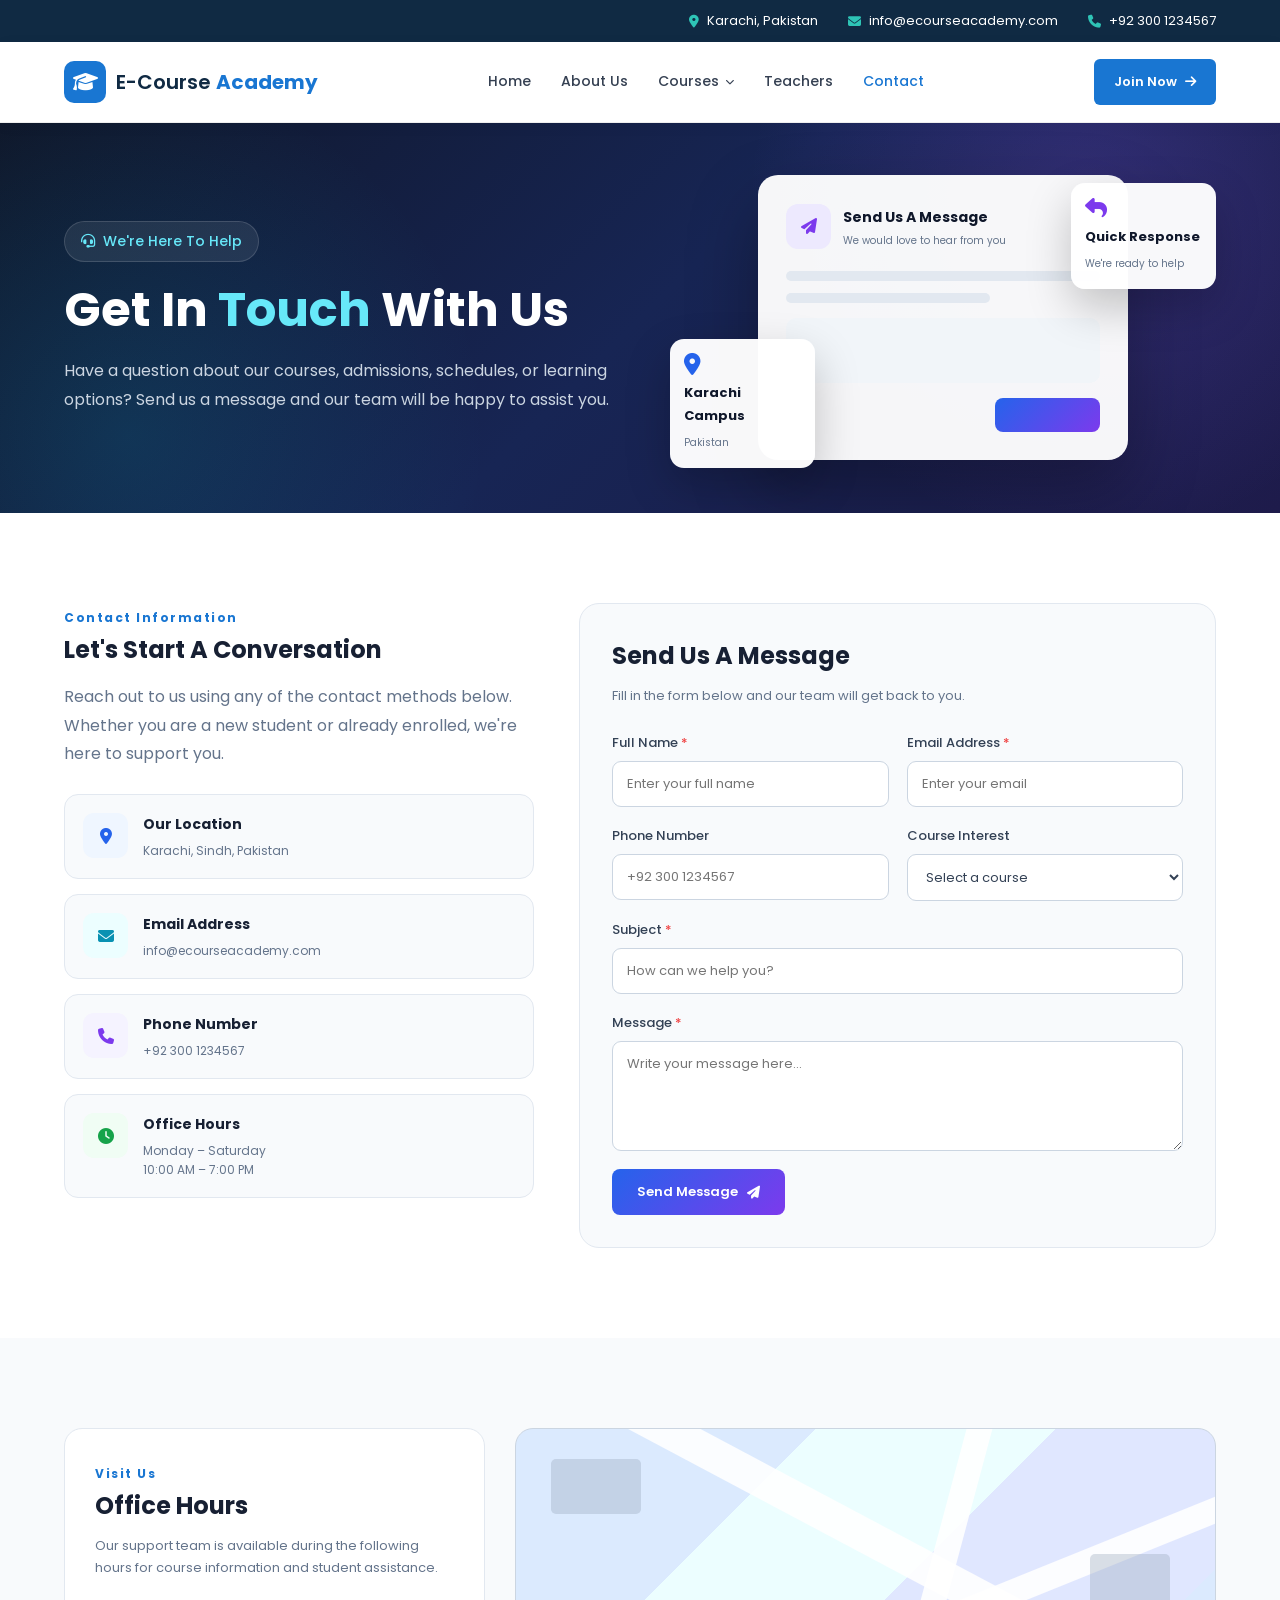
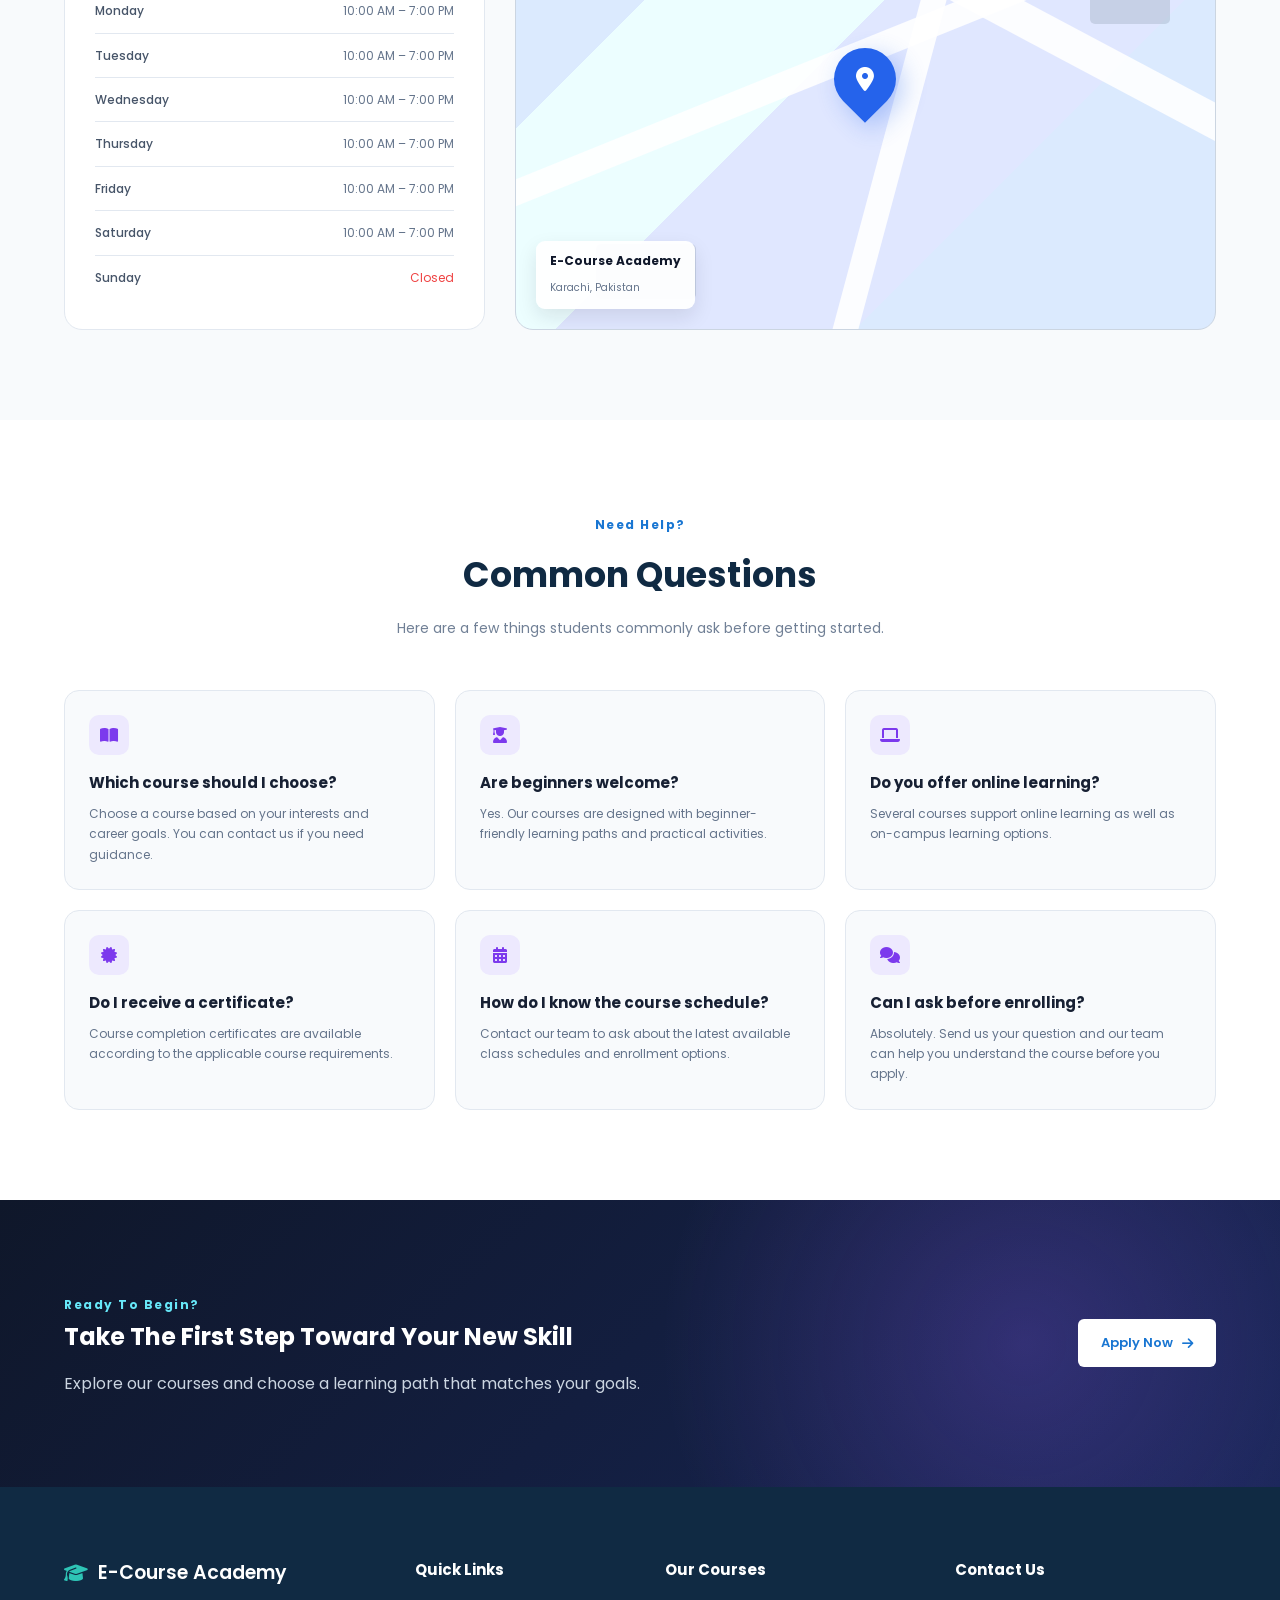
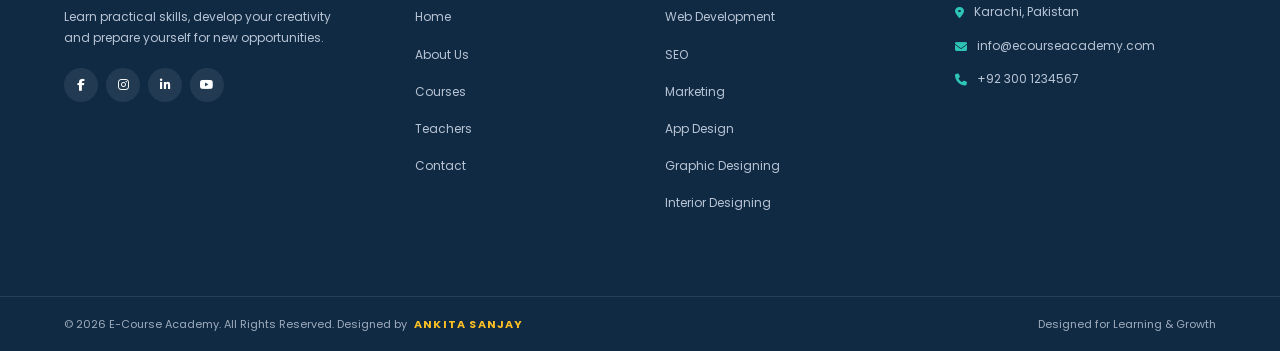
<file: contact.html>
<!DOCTYPE html>
<html lang="en">
<head>
    <meta charset="UTF-8">
    <meta name="viewport" content="width=device-width, initial-scale=1.0">

    <title>Contact Us | E-Course Academy</title>

    <!-- Google Font -->
    <link
        href="https://fonts.googleapis.com/css2?family=Poppins:wght@300;400;500;600;700&display=swap"
        rel="stylesheet"
    >

    <!-- Font Awesome -->
    <link
        rel="stylesheet"
        href="https://cdnjs.cloudflare.com/ajax/libs/font-awesome/6.5.2/css/all.min.css"
    >

    <!-- Main CSS -->
    <link rel="stylesheet" href="style.css">

</head>

<body>

   <!-- =====================================================
     TOP BAR
===================================================== -->

<header class="top-bar">

    <div class="container top-bar-content">

        <div class="top-item">
            <i class="fa-solid fa-location-dot"></i>
            <span>Karachi, Pakistan</span>
        </div>

        <div class="top-item">
            <i class="fa-solid fa-envelope"></i>
            <span>info@ecourseacademy.com</span>
        </div>

        <div class="top-item">
            <i class="fa-solid fa-phone"></i>
            <span>+92 300 1234567</span>
        </div>

    </div>

</header>


<!-- =====================================================
     NAVBAR
===================================================== -->

<nav class="navbar">

    <div class="container nav-container">

        <!-- Logo -->
        <a href="index.html" class="logo">
            <span class="logo-icon">
                <i class="fa-solid fa-graduation-cap"></i>
            </span>

            <span>
                E-Course <strong>Academy</strong>
            </span>
        </a>


        <!-- Navigation -->
        <ul class="nav-menu">

            <li>
                <a href="index.html">Home</a>
            </li>

            <li>
                <a href="about.html">About Us</a>
            </li>


            <!-- Courses Dropdown -->

            <li class="dropdown">

                <a href="courses.html">

                    Courses

                    <i class="fa-solid fa-chevron-down"></i>

                </a>


                <ul class="dropdown-menu">


                    <li>
                        <a href="web-development.html">
                            Web Designing & Development
                        </a>
                    </li>


                    <li>
                        <a href="seo.html">
                            SEO
                        </a>
                    </li>


                    <li>
                        <a href="marketing.html">
                            Marketing
                        </a>
                    </li>


                    <li>
                        <a href="app-design.html">
                            App Design
                        </a>
                    </li>

                    <li>
                        <a href="graphic-design.html">
                            Graphic Designing
                        </a>
                    </li>


                    <li>
                        <a href="interior-design.html">
                            Interior Designing
                        </a>
                    </li>

                </ul>

            </li>



            <li>
                <a href="teachers.html">
                    Teachers
                </a>
            </li>


            <li>
                <a href="contact.html" class="active">
                    Contact
                </a>
            </li>

        </ul>



        <!-- Apply Button -->
        <a href="apply.html" class="apply-btn">
            Join Now
            <i class="fa-solid fa-arrow-right"></i>
        </a>


        <!-- Mobile Menu -->
        <button class="menu-toggle">
            <i class="fa-solid fa-bars"></i>
        </button>

    </div>

</nav>

    <!-- =========================
         PAGE HERO
    ========================== -->
    <section class="contact-page-hero">

        <div class="container contact-hero-grid">

            <div class="contact-hero-content">

                <span class="contact-hero-label">
                    <i class="fas fa-headset"></i>
                    We're Here To Help
                </span>

                <h1>
                    Get In <span>Touch</span> With Us
                </h1>

                <p>
                    Have a question about our courses, admissions, schedules,
                    or learning options? Send us a message and our team will
                    be happy to assist you.
                </p>

            </div>


            <div class="contact-hero-visual">

                <div class="contact-message-card">

                    <div class="message-card-header">

                        <div class="message-card-icon">
                            <i class="fas fa-paper-plane"></i>
                        </div>

                        <div>
                            <strong>
                                Send Us A Message
                            </strong>

                            <span>
                                We would love to hear from you
                            </span>
                        </div>

                    </div>


                    <div class="message-line"></div>

                    <div class="message-line short"></div>

                    <div class="message-box"></div>

                    <div class="message-send"></div>

                </div>


                <div class="contact-floating-card contact-location-card">

                    <i class="fas fa-location-dot"></i>

                    <strong>
                        Karachi Campus
                    </strong>

                    <span>
                        Pakistan
                    </span>

                </div>


                <div class="contact-floating-card contact-reply-card">

                    <i class="fas fa-reply"></i>

                    <strong>
                        Quick Response
                    </strong>

                    <span>
                        We're ready to help
                    </span>

                </div>

            </div>

        </div>

    </section>


    <!-- =========================
         CONTACT INFO + FORM
    ========================== -->
    <section class="section contact-main">

        <div class="container contact-main-grid">

            <!-- Contact Information -->
            <div>

                <div class="contact-info-heading">

                    <span class="section-label">
                        Contact Information
                    </span>

                    <h2>
                        Let's Start A Conversation
                    </h2>

                    <p>
                        Reach out to us using any of the contact methods below.
                        Whether you are a new student or already enrolled,
                        we're here to support you.
                    </p>

                </div>


                <div class="contact-info-list">

                    <div class="contact-info-card">

                        <div class="contact-info-icon">
                            <i class="fas fa-location-dot"></i>
                        </div>

                        <div>

                            <h3>
                                Our Location
                            </h3>

                            <p>
                                Karachi, Sindh, Pakistan
                            </p>

                        </div>

                    </div>


                    <div class="contact-info-card">

                        <div class="contact-info-icon">
                            <i class="fas fa-envelope"></i>
                        </div>

                        <div>

                            <h3>
                                Email Address
                            </h3>

                            <p>
                                info@ecourseacademy.com
                            </p>

                        </div>

                    </div>


                    <div class="contact-info-card">

                        <div class="contact-info-icon">
                            <i class="fas fa-phone"></i>
                        </div>

                        <div>

                            <h3>
                                Phone Number
                            </h3>

                            <p>
                                +92 300 1234567
                            </p>

                        </div>

                    </div>


                    <div class="contact-info-card">

                        <div class="contact-info-icon">
                            <i class="fas fa-clock"></i>
                        </div>

                        <div>

                            <h3>
                                Office Hours
                            </h3>

                            <p>
                                Monday – Saturday<br>
                                10:00 AM – 7:00 PM
                            </p>

                        </div>

                    </div>

                </div>

            </div>


            <!-- Contact Form -->
            <div class="contact-form-wrapper">

                <div class="contact-form-heading">

                    <h2>
                        Send Us A Message
                    </h2>

                    <p>
                        Fill in the form below and our team will get back to you.
                    </p>

                </div>


                <form class="contact-form">

                    <div class="form-row">

                        <div class="form-group">

                            <label for="name">
                                Full Name <span>*</span>
                            </label>

                            <input
                                type="text"
                                id="name"
                                name="name"
                                placeholder="Enter your full name"
                                required
                            >

                        </div>


                        <div class="form-group">

                            <label for="email">
                                Email Address <span>*</span>
                            </label>

                            <input
                                type="email"
                                id="email"
                                name="email"
                                placeholder="Enter your email"
                                required
                            >

                        </div>

                    </div>


                    <div class="form-row">

                        <div class="form-group">

                            <label for="phone">
                                Phone Number
                            </label>

                            <input
                                type="tel"
                                id="phone"
                                name="phone"
                                placeholder="+92 300 1234567"
                            >

                        </div>


                        <div class="form-group">

                            <label for="course">
                                Course Interest
                            </label>

                            <select id="course" name="course">

                                <option value="">
                                    Select a course
                                </option>

                                <option value="web-development">
                                    Web Designing & Development
                                </option>

                                <option value="seo">
                                    Search Engine Optimization
                                </option>

                                <option value="marketing">
                                    Digital Marketing
                                </option>

                                <option value="app-design">
                                    App Design
                                </option>

                                <option value="game-design">
                                    Game Design
                                </option>

                                <option value="graphic-design">
                                    Graphic Designing
                                </option>

                                <option value="interior-design">
                                    Interior Designing
                                </option>

                            </select>

                        </div>

                    </div>


                    <div class="form-group">

                        <label for="subject">
                            Subject <span>*</span>
                        </label>

                        <input
                            type="text"
                            id="subject"
                            name="subject"
                            placeholder="How can we help you?"
                            required
                        >

                    </div>


                    <div class="form-group">

                        <label for="message">
                            Message <span>*</span>
                        </label>

                        <textarea
                            id="message"
                            name="message"
                            placeholder="Write your message here..."
                            required
                        ></textarea>

                    </div>


                    <button
                        type="submit"
                        class="contact-submit"
                    >
                        Send Message
                        <i class="fas fa-paper-plane"></i>
                    </button>

                </form>

            </div>

        </div>

    </section>


    <!-- =========================
         OFFICE HOURS + MAP
    ========================== -->
    <section class="section contact-details-section">

        <div class="container contact-details-grid">

            <!-- Office Hours -->
            <div class="office-hours-card">

                <span class="section-label">
                    Visit Us
                </span>

                <h2>
                    Office Hours
                </h2>

                <p>
                    Our support team is available during the following
                    hours for course information and student assistance.
                </p>


                <div class="hours-list">

                    <div class="hours-row">

                        <span>
                            Monday
                        </span>

                        <span>
                            10:00 AM – 7:00 PM
                        </span>

                    </div>


                    <div class="hours-row">

                        <span>
                            Tuesday
                        </span>

                        <span>
                            10:00 AM – 7:00 PM
                        </span>

                    </div>


                    <div class="hours-row">

                        <span>
                            Wednesday
                        </span>

                        <span>
                            10:00 AM – 7:00 PM
                        </span>

                    </div>


                    <div class="hours-row">

                        <span>
                            Thursday
                        </span>

                        <span>
                            10:00 AM – 7:00 PM
                        </span>

                    </div>


                    <div class="hours-row">

                        <span>
                            Friday
                        </span>

                        <span>
                            10:00 AM – 7:00 PM
                        </span>

                    </div>


                    <div class="hours-row">

                        <span>
                            Saturday
                        </span>

                        <span>
                            10:00 AM – 7:00 PM
                        </span>

                    </div>


                    <div class="hours-row closed">

                        <span>
                            Sunday
                        </span>

                        <span>
                            Closed
                        </span>

                    </div>

                </div>

            </div>


            <!-- Map -->
            <div class="contact-map">

                <div class="map-road road-one"></div>

                <div class="map-road road-two"></div>

                <div class="map-road road-three"></div>


                <div class="map-block map-block-one"></div>

                <div class="map-block map-block-two"></div>

                <div class="map-block map-block-three"></div>


                <div class="map-pin">

                    <i class="fas fa-location-dot"></i>

                </div>


                <div class="map-label">

                    <strong>
                        E-Course Academy
                    </strong>

                    <span>
                        Karachi, Pakistan
                    </span>

                </div>

            </div>

        </div>

    </section>


    <!-- =========================
         FAQ / HELP
    ========================== -->
    <section class="section contact-faq-section">

        <div class="container">

            <div class="section-heading">

                <span class="section-label">
                    Need Help?
                </span>

                <h2>
                    Common Questions
                </h2>

                <p>
                    Here are a few things students commonly ask before
                    getting started.
                </p>

            </div>


            <div class="contact-faq-grid">

                <div class="contact-faq-card">

                    <i class="fas fa-book-open"></i>

                    <h3>
                        Which course should I choose?
                    </h3>

                    <p>
                        Choose a course based on your interests and career
                        goals. You can contact us if you need guidance.
                    </p>

                </div>


                <div class="contact-faq-card">

                    <i class="fas fa-user-graduate"></i>

                    <h3>
                        Are beginners welcome?
                    </h3>

                    <p>
                        Yes. Our courses are designed with beginner-friendly
                        learning paths and practical activities.
                    </p>

                </div>


                <div class="contact-faq-card">

                    <i class="fas fa-laptop"></i>

                    <h3>
                        Do you offer online learning?
                    </h3>

                    <p>
                        Several courses support online learning as well as
                        on-campus learning options.
                    </p>

                </div>


                <div class="contact-faq-card">

                    <i class="fas fa-certificate"></i>

                    <h3>
                        Do I receive a certificate?
                    </h3>

                    <p>
                        Course completion certificates are available according
                        to the applicable course requirements.
                    </p>

                </div>


                <div class="contact-faq-card">

                    <i class="fas fa-calendar-days"></i>

                    <h3>
                        How do I know the course schedule?
                    </h3>

                    <p>
                        Contact our team to ask about the latest available
                        class schedules and enrollment options.
                    </p>

                </div>


                <div class="contact-faq-card">

                    <i class="fas fa-comments"></i>

                    <h3>
                        Can I ask before enrolling?
                    </h3>

                    <p>
                        Absolutely. Send us your question and our team can
                        help you understand the course before you apply.
                    </p>

                </div>

            </div>

        </div>

    </section>


    <!-- =========================
         CTA
    ========================== -->
    <section class="section contact-cta">

        <div class="container contact-cta-container">

            <div>

                <span class="section-label">
                    Ready To Begin?
                </span>

                <h2>
                    Take The First Step Toward Your New Skill
                </h2>

                <p>
                    Explore our courses and choose a learning path
                    that matches your goals.
                </p>

            </div>


            <a href="apply.html" class="btn white-btn">

                Apply Now

                <i class="fas fa-arrow-right"></i>

            </a>

        </div>

    </section>


    <!-- =====================================================
     FOOTER
===================================================== -->

<footer class="footer">

    <div class="container footer-grid">


        <!-- About -->

        <div class="footer-column">

            <a href="index.html" class="footer-logo">

                <i class="fa-solid fa-graduation-cap"></i>

                E-Course Academy

            </a>

            <p>
                Learn practical skills, develop your
                creativity and prepare yourself for
                new opportunities.
            </p>


            <div class="social-links">

                <a href="#">
                    <i class="fa-brands fa-facebook-f"></i>
                </a>

                <a href="#">
                    <i class="fa-brands fa-instagram"></i>
                </a>

                <a href="#">
                    <i class="fa-brands fa-linkedin-in"></i>
                </a>

                <a href="#">
                    <i class="fa-brands fa-youtube"></i>
                </a>

            </div>

        </div>


        <!-- Quick Links -->

        <div class="footer-column">

            <h3>
                Quick Links
            </h3>

            <ul>

                <li>
                    <a href="index.html">Home</a>
                </li>

                <li>
                    <a href="about.html">About Us</a>
                </li>

                <li>
                    <a href="courses.html">Courses</a>
                </li>

                <li>
                    <a href="teachers.html">Teachers</a>
                </li>

                <li>
                    <a href="contact.html">Contact</a>
                </li>

            </ul>

        </div>


         <!-- Courses -->

        <div class="footer-column">

            <h3>
                Our Courses
            </h3>


            <ul>

                <li>
                    <a href="web-development.html">
                        Web Development
                    </a>
                </li>

                <li>
                    <a href="seo.html">
                        SEO
                    </a>
                </li>

                <li>
                    <a href="marketing.html">
                        Marketing
                    </a>
                </li>

                <li>
                    <a href="app-design.html">
                        App Design
                    </a>
                </li>

                <li>
                    <a href="graphic-design.html">
                        Graphic Designing
                    </a>
                </li>

                <li>
                    <a href="interior-design.html">
                        Interior Designing
                    </a>
                </li>
                
            </ul>

        </div>

        <!-- Contact -->

        <div class="footer-column">

            <h3>
                Contact Us
            </h3>


            <div class="footer-contact">

                <p>
                    <i class="fa-solid fa-location-dot"></i>
                    Karachi, Pakistan
                </p>

                <p>
                    <i class="fa-solid fa-envelope"></i>
                    info@ecourseacademy.com
                </p>

                <p>
                    <i class="fa-solid fa-phone"></i>
                    +92 300 1234567
                </p>

            </div>

        </div>


    </div>


    <div class="footer-bottom">

        <div class="container">

           <p>
                © 2026 E-Course Academy. All Rights Reserved. Designed by <span>ANKITA SANJAY</span>
            </p>

            <p>
                Designed for Learning & Growth
            </p>

        </div>

    </div>

</footer>


<!-- JavaScript -->
<script src="script.js"></script>

</body>
</html>
</file>
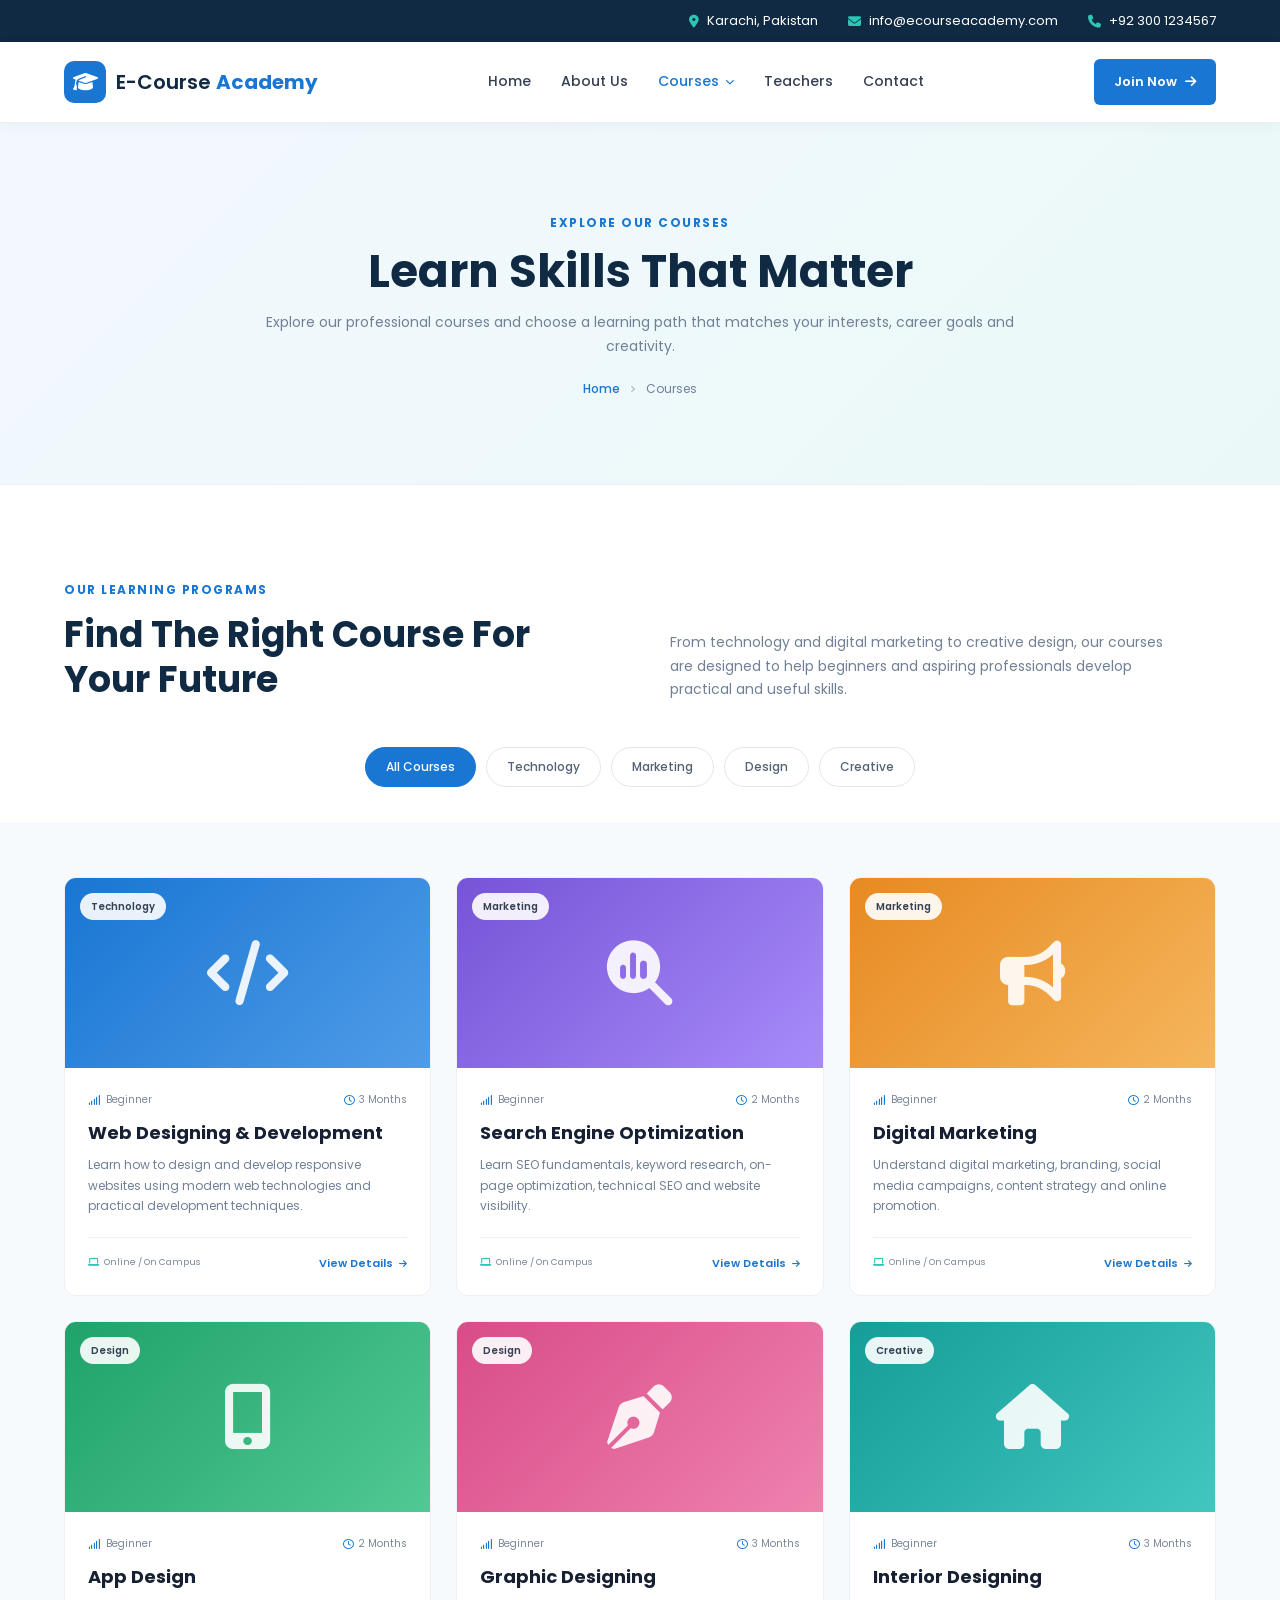
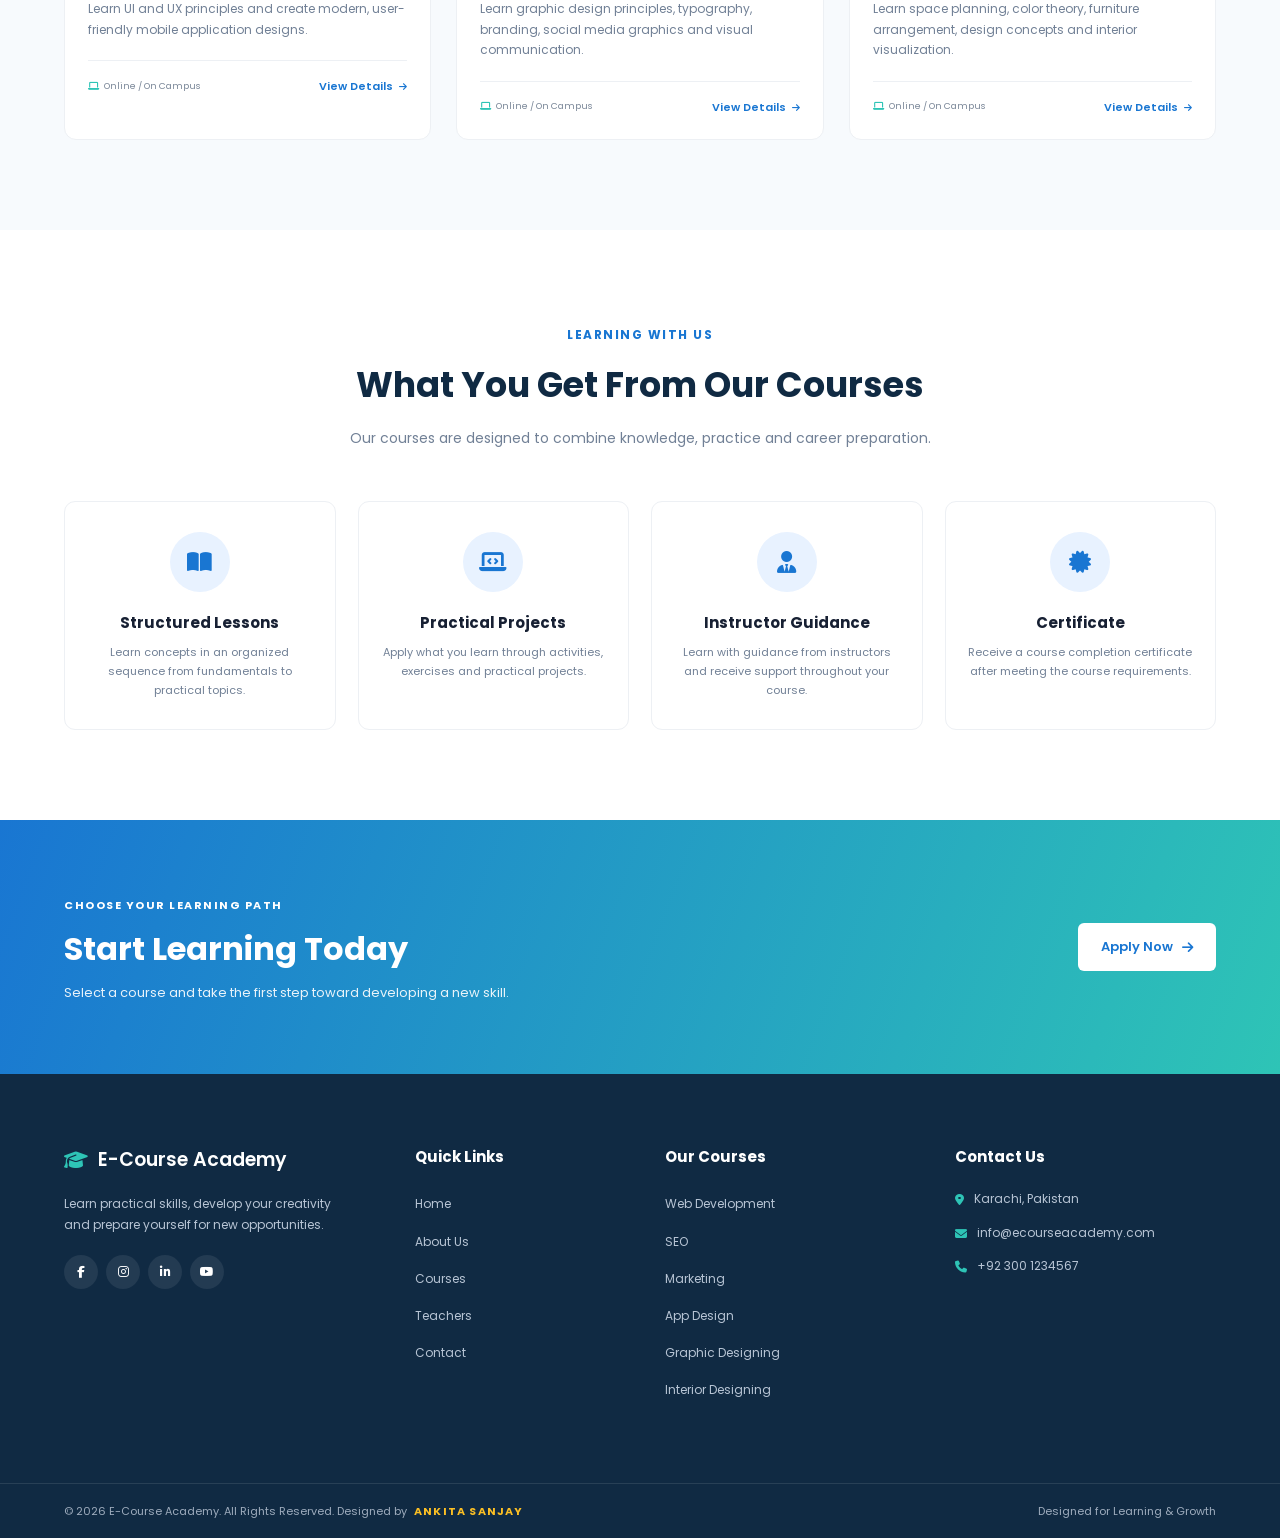
<file: courses.html>
<!DOCTYPE html>
<html lang="en">

<head>

    <meta charset="UTF-8">

    <meta
        name="viewport"
        content="width=device-width, initial-scale=1.0">

    <title>Our Courses | E-Course Academy</title>


    <!-- Google Font -->

    <link
        rel="preconnect"
        href="https://fonts.googleapis.com">

    <link
        rel="preconnect"
        href="https://fonts.gstatic.com"
        crossorigin>

    <link
        href="https://fonts.googleapis.com/css2?family=Poppins:wght@300;400;500;600;700&display=swap"
        rel="stylesheet">


    <!-- Font Awesome -->

    <link
        rel="stylesheet"
        href="https://cdnjs.cloudflare.com/ajax/libs/font-awesome/6.5.2/css/all.min.css">


    <!-- Main CSS -->

    <link
        rel="stylesheet"
        href="style.css">

</head>


<body>


<!-- =====================================================
     TOP BAR
===================================================== -->

<header class="top-bar">

    <div class="container top-bar-content">

        <div class="top-item">

            <i class="fa-solid fa-location-dot"></i>

            <span>
                Karachi, Pakistan
            </span>

        </div>


        <div class="top-item">

            <i class="fa-solid fa-envelope"></i>

            <span>
                info@ecourseacademy.com
            </span>

        </div>


        <div class="top-item">

            <i class="fa-solid fa-phone"></i>

            <span>
                +92 300 1234567
            </span>

        </div>

    </div>

</header>



<!-- =====================================================
     NAVBAR
===================================================== -->

<nav class="navbar">

    <div class="container nav-container">


        <!-- Logo -->

        <a
            href="index.html"
            class="logo">

            <span class="logo-icon">

                <i class="fa-solid fa-graduation-cap"></i>

            </span>

            <span>
                E-Course <strong>Academy</strong>
            </span>

        </a>



        <!-- Navigation -->

        <ul class="nav-menu">


            <li>

                <a href="index.html">

                    Home

                </a>

            </li>


            <li>

                <a href="about.html">

                    About Us

                </a>

            </li>


            <!-- Courses Dropdown -->

            <li class="dropdown">

                <a href="courses.html" class="active">

                    Courses

                    <i class="fa-solid fa-chevron-down"></i>

                </a>


                <ul class="dropdown-menu">


                    <li>
                        <a href="web-development.html">
                            Web Designing & Development
                        </a>
                    </li>


                    <li>
                        <a href="seo.html">
                            SEO
                        </a>
                    </li>


                    <li>
                        <a href="marketing.html">
                            Marketing
                        </a>
                    </li>


                    <li>
                        <a href="app-design.html">
                            App Design
                        </a>
                    </li>

                    <li>
                        <a href="graphic-design.html">
                            Graphic Designing
                        </a>
                    </li>


                    <li>
                        <a href="interior-design.html">
                            Interior Designing
                        </a>
                    </li>

                </ul>

            </li>



            <li>
                <a href="teachers.html">
                    Teachers
                </a>
            </li>


            <li>
                <a href="contact.html">
                    Contact
                </a>
            </li>

        </ul>





        <!-- Join Button -->

        <a
            href="apply.html"
            class="apply-btn">

            Join Now

            <i class="fa-solid fa-arrow-right"></i>

        </a>



        <!-- Mobile Button -->

        <button class="menu-toggle">

            <i class="fa-solid fa-bars"></i>

        </button>

    </div>

</nav>



<!-- =====================================================
     PAGE HERO
===================================================== -->

<section class="page-hero">

    <div class="container page-hero-content">


        <span>
            EXPLORE OUR COURSES
        </span>


        <h1>
            Learn Skills That Matter
        </h1>


        <p>
            Explore our professional courses and choose
            a learning path that matches your interests,
            career goals and creativity.
        </p>


        <div class="breadcrumb">

            <a href="index.html">
                Home
            </a>

            <i class="fa-solid fa-angle-right"></i>

            <span>
                Courses
            </span>

        </div>

    </div>

</section>



<!-- =====================================================
     COURSE INTRO
===================================================== -->

<section class="section course-intro">

    <div class="container course-intro-container">


        <div>

            <span class="section-label">
                OUR LEARNING PROGRAMS
            </span>


            <h2>
                Find The Right Course
                For Your Future
            </h2>

        </div>


        <p>
            From technology and digital marketing to
            creative design, our courses are designed to
            help beginners and aspiring professionals
            develop practical and useful skills.
        </p>

    </div>

</section>



<!-- =====================================================
     COURSE CATEGORY FILTER
===================================================== -->

<section class="course-filter-section">

    <div class="container">


        <div class="course-filters">

            <button class="filter-btn active">
                All Courses
            </button>


            <button class="filter-btn">
                Technology
            </button>


            <button class="filter-btn">
                Marketing
            </button>


            <button class="filter-btn">
                Design
            </button>


            <button class="filter-btn">
                Creative
            </button>

        </div>

    </div>

</section>



<!-- =====================================================
     ALL COURSES
===================================================== -->

<section class="section all-courses-section">

    <div class="container">


        <div class="all-courses-grid">


            <!-- =================================================
                 COURSE 1
            ================================================== -->

            <article class="full-course-card">


                <div class="full-course-image web-course">

                    <div class="course-category">
                        Technology
                    </div>


                    <i class="fa-solid fa-code"></i>

                </div>


                <div class="full-course-content">


                    <div class="course-meta-top">

                        <span>
                            <i class="fa-solid fa-signal"></i>
                            Beginner
                        </span>

                        <span>
                            <i class="fa-regular fa-clock"></i>
                            3 Months
                        </span>

                    </div>


                    <h3>
                        Web Designing & Development
                    </h3>


                    <p>
                        Learn how to design and develop
                        responsive websites using modern
                        web technologies and practical
                        development techniques.
                    </p>


                    <div class="course-bottom">


                        <div class="course-mode">

                            <i class="fa-solid fa-laptop"></i>

                            Online / On Campus

                        </div>


                        <a
                            href="web-development.html"
                            class="course-details">

                            View Details

                            <i class="fa-solid fa-arrow-right"></i>

                        </a>

                    </div>

                </div>

            </article>



            <!-- =================================================
                 COURSE 2
            ================================================== -->

            <article class="full-course-card">


                <div class="full-course-image seo-course">

                    <div class="course-category">
                        Marketing
                    </div>


                    <i class="fa-solid fa-magnifying-glass-chart"></i>

                </div>


                <div class="full-course-content">


                    <div class="course-meta-top">

                        <span>
                            <i class="fa-solid fa-signal"></i>
                            Beginner
                        </span>

                        <span>
                            <i class="fa-regular fa-clock"></i>
                            2 Months
                        </span>

                    </div>


                    <h3>
                        Search Engine Optimization
                    </h3>


                    <p>
                        Learn SEO fundamentals, keyword
                        research, on-page optimization,
                        technical SEO and website visibility.
                    </p>


                    <div class="course-bottom">


                        <div class="course-mode">

                            <i class="fa-solid fa-laptop"></i>

                            Online / On Campus

                        </div>


                        <a
                            href="seo.html"
                            class="course-details">

                            View Details

                            <i class="fa-solid fa-arrow-right"></i>

                        </a>

                    </div>

                </div>

            </article>



            <!-- =================================================
                 COURSE 3
            ================================================== -->

            <article class="full-course-card">


                <div class="full-course-image marketing-course">

                    <div class="course-category">
                        Marketing
                    </div>


                    <i class="fa-solid fa-bullhorn"></i>

                </div>


                <div class="full-course-content">


                    <div class="course-meta-top">

                        <span>
                            <i class="fa-solid fa-signal"></i>
                            Beginner
                        </span>

                        <span>
                            <i class="fa-regular fa-clock"></i>
                            2 Months
                        </span>

                    </div>


                    <h3>
                        Digital Marketing
                    </h3>


                    <p>
                        Understand digital marketing,
                        branding, social media campaigns,
                        content strategy and online promotion.
                    </p>


                    <div class="course-bottom">


                        <div class="course-mode">

                            <i class="fa-solid fa-laptop"></i>

                            Online / On Campus

                        </div>


                        <a
                            href="marketing.html"
                            class="course-details">

                            View Details

                            <i class="fa-solid fa-arrow-right"></i>

                        </a>

                    </div>

                </div>

            </article>



            <!-- =================================================
                 COURSE 4
            ================================================== -->

            <article class="full-course-card">


                <div class="full-course-image app-course">

                    <div class="course-category">
                        Design
                    </div>


                    <i class="fa-solid fa-mobile-screen-button"></i>

                </div>


                <div class="full-course-content">


                    <div class="course-meta-top">

                        <span>
                            <i class="fa-solid fa-signal"></i>
                            Beginner
                        </span>

                        <span>
                            <i class="fa-regular fa-clock"></i>
                            2 Months
                        </span>

                    </div>


                    <h3>
                        App Design
                    </h3>


                    <p>
                        Learn UI and UX principles and
                        create modern, user-friendly mobile
                        application designs.
                    </p>


                    <div class="course-bottom">


                        <div class="course-mode">

                            <i class="fa-solid fa-laptop"></i>

                            Online / On Campus

                        </div>


                        <a
                            href="app-design.html"
                            class="course-details">

                            View Details

                            <i class="fa-solid fa-arrow-right"></i>

                        </a>

                    </div>

                </div>

            </article>


            <!-- =================================================
                 COURSE 5
            ================================================== -->

            <article class="full-course-card">


                <div class="full-course-image graphic-course">

                    <div class="course-category">
                        Design
                    </div>


                    <i class="fa-solid fa-pen-nib"></i>

                </div>


                <div class="full-course-content">


                    <div class="course-meta-top">

                        <span>
                            <i class="fa-solid fa-signal"></i>
                            Beginner
                        </span>

                        <span>
                            <i class="fa-regular fa-clock"></i>
                            3 Months
                        </span>

                    </div>


                    <h3>
                        Graphic Designing
                    </h3>


                    <p>
                        Learn graphic design principles,
                        typography, branding, social media
                        graphics and visual communication.
                    </p>


                    <div class="course-bottom">


                        <div class="course-mode">

                            <i class="fa-solid fa-laptop"></i>

                            Online / On Campus

                        </div>


                        <a
                            href="graphic-design.html"
                            class="course-details">

                            View Details

                            <i class="fa-solid fa-arrow-right"></i>

                        </a>

                    </div>

                </div>

            </article>



            <!-- =================================================
                 COURSE 6
            ================================================== -->

            <article class="full-course-card">


                <div class="full-course-image interior-course">

                    <div class="course-category">
                        Creative
                    </div>


                    <i class="fa-solid fa-house"></i>

                </div>


                <div class="full-course-content">


                    <div class="course-meta-top">

                        <span>
                            <i class="fa-solid fa-signal"></i>
                            Beginner
                        </span>

                        <span>
                            <i class="fa-regular fa-clock"></i>
                            3 Months
                        </span>

                    </div>


                    <h3>
                        Interior Designing
                    </h3>


                    <p>
                        Learn space planning, color theory,
                        furniture arrangement, design concepts
                        and interior visualization.
                    </p>


                    <div class="course-bottom">


                        <div class="course-mode">

                            <i class="fa-solid fa-laptop"></i>

                            Online / On Campus

                        </div>


                        <a
                            href="interior-design.html"
                            class="course-details">

                            View Details

                            <i class="fa-solid fa-arrow-right"></i>

                        </a>

                    </div>

                </div>

            </article>


        </div>

    </div>

</section>



<!-- =====================================================
     LEARNING BENEFITS
===================================================== -->

<section class="section course-benefits">

    <div class="container">


        <div class="section-heading">

            <span>
                LEARNING WITH US
            </span>


            <h2>
                What You Get From Our Courses
            </h2>


            <p>
                Our courses are designed to combine
                knowledge, practice and career preparation.
            </p>

        </div>



        <div class="benefits-grid">


            <div class="benefit-card">

                <div class="benefit-icon">

                    <i class="fa-solid fa-book-open"></i>

                </div>


                <h3>
                    Structured Lessons
                </h3>


                <p>
                    Learn concepts in an organized sequence
                    from fundamentals to practical topics.
                </p>

            </div>



            <div class="benefit-card">

                <div class="benefit-icon">

                    <i class="fa-solid fa-laptop-code"></i>

                </div>


                <h3>
                    Practical Projects
                </h3>


                <p>
                    Apply what you learn through activities,
                    exercises and practical projects.
                </p>

            </div>



            <div class="benefit-card">

                <div class="benefit-icon">

                    <i class="fa-solid fa-user-tie"></i>

                </div>


                <h3>
                    Instructor Guidance
                </h3>


                <p>
                    Learn with guidance from instructors and
                    receive support throughout your course.
                </p>

            </div>



            <div class="benefit-card">

                <div class="benefit-icon">

                    <i class="fa-solid fa-certificate"></i>

                </div>


                <h3>
                    Certificate
                </h3>


                <p>
                    Receive a course completion certificate
                    after meeting the course requirements.
                </p>

            </div>


        </div>

    </div>

</section>



<!-- =====================================================
     CTA
===================================================== -->

<section class="cta-section">

    <div class="container cta-container">


        <div>

            <span>
                CHOOSE YOUR LEARNING PATH
            </span>


            <h2>
                Start Learning Today
            </h2>


            <p>
                Select a course and take the first step
                toward developing a new skill.
            </p>

        </div>


        <a
            href="apply.html"
            class="btn white-btn">

            Apply Now

            <i class="fa-solid fa-arrow-right"></i>

        </a>

    </div>

</section>



<!-- =====================================================
     FOOTER
===================================================== -->

<footer class="footer">


    <div class="container footer-grid">


        <!-- About -->

        <div class="footer-column">


            <a
                href="index.html"
                class="footer-logo">

                <i class="fa-solid fa-graduation-cap"></i>

                E-Course Academy

            </a>


            <p>
                Learn practical skills, develop your
                creativity and prepare yourself for
                new opportunities.
            </p>


            <div class="social-links">

                <a href="#">
                    <i class="fa-brands fa-facebook-f"></i>
                </a>


                <a href="#">
                    <i class="fa-brands fa-instagram"></i>
                </a>


                <a href="#">
                    <i class="fa-brands fa-linkedin-in"></i>
                </a>


                <a href="#">
                    <i class="fa-brands fa-youtube"></i>
                </a>

            </div>

        </div>



        <!-- Quick Links -->

        <div class="footer-column">


            <h3>
                Quick Links
            </h3>


            <ul>

                <li>
                    <a href="index.html">
                        Home
                    </a>
                </li>


                <li>
                    <a href="about.html">
                        About Us
                    </a>
                </li>


                <li>
                    <a href="courses.html">
                        Courses
                    </a>
                </li>


                <li>
                    <a href="teachers.html">
                        Teachers
                    </a>
                </li>


                <li>
                    <a href="contact.html">
                        Contact
                    </a>
                </li>

            </ul>

        </div>



        <!-- Courses -->

        <div class="footer-column">


            <h3>
                Our Courses
            </h3>


            <ul>

                <li>
                    <a href="web-development.html">
                        Web Development
                    </a>
                </li>


                <li>
                    <a href="seo.html">
                        SEO
                    </a>
                </li>


                <li>
                    <a href="marketing.html">
                        Marketing
                    </a>
                </li>


                <li>
                    <a href="app-design.html">
                        App Design
                    </a>
                </li>


                <li>
                    <a href="graphic-design.html">
                        Graphic Designing
                    </a>
                </li>

                <li>
                    <a href="interior-design.html">
                        Interior Designing
                    </a>
                </li>
            </ul>

        </div>



        <!-- Contact -->

        <div class="footer-column">


            <h3>
                Contact Us
            </h3>


            <div class="footer-contact">


                <p>

                    <i class="fa-solid fa-location-dot"></i>

                    Karachi, Pakistan

                </p>


                <p>

                    <i class="fa-solid fa-envelope"></i>

                    info@ecourseacademy.com

                </p>


                <p>

                    <i class="fa-solid fa-phone"></i>

                    +92 300 1234567

                </p>


            </div>

        </div>


    </div>



    <div class="footer-bottom">

        <div class="container">

            <p>
                © 2026 E-Course Academy. All Rights Reserved. Designed by <span>ANKITA SANJAY</span>
            </p>

            <p>
                Designed for Learning & Growth
            </p>

        </div>

    </div>

</footer>

<!-- JavaScript -->

<script src="script.js"></script>


</body>

</html>
</file>
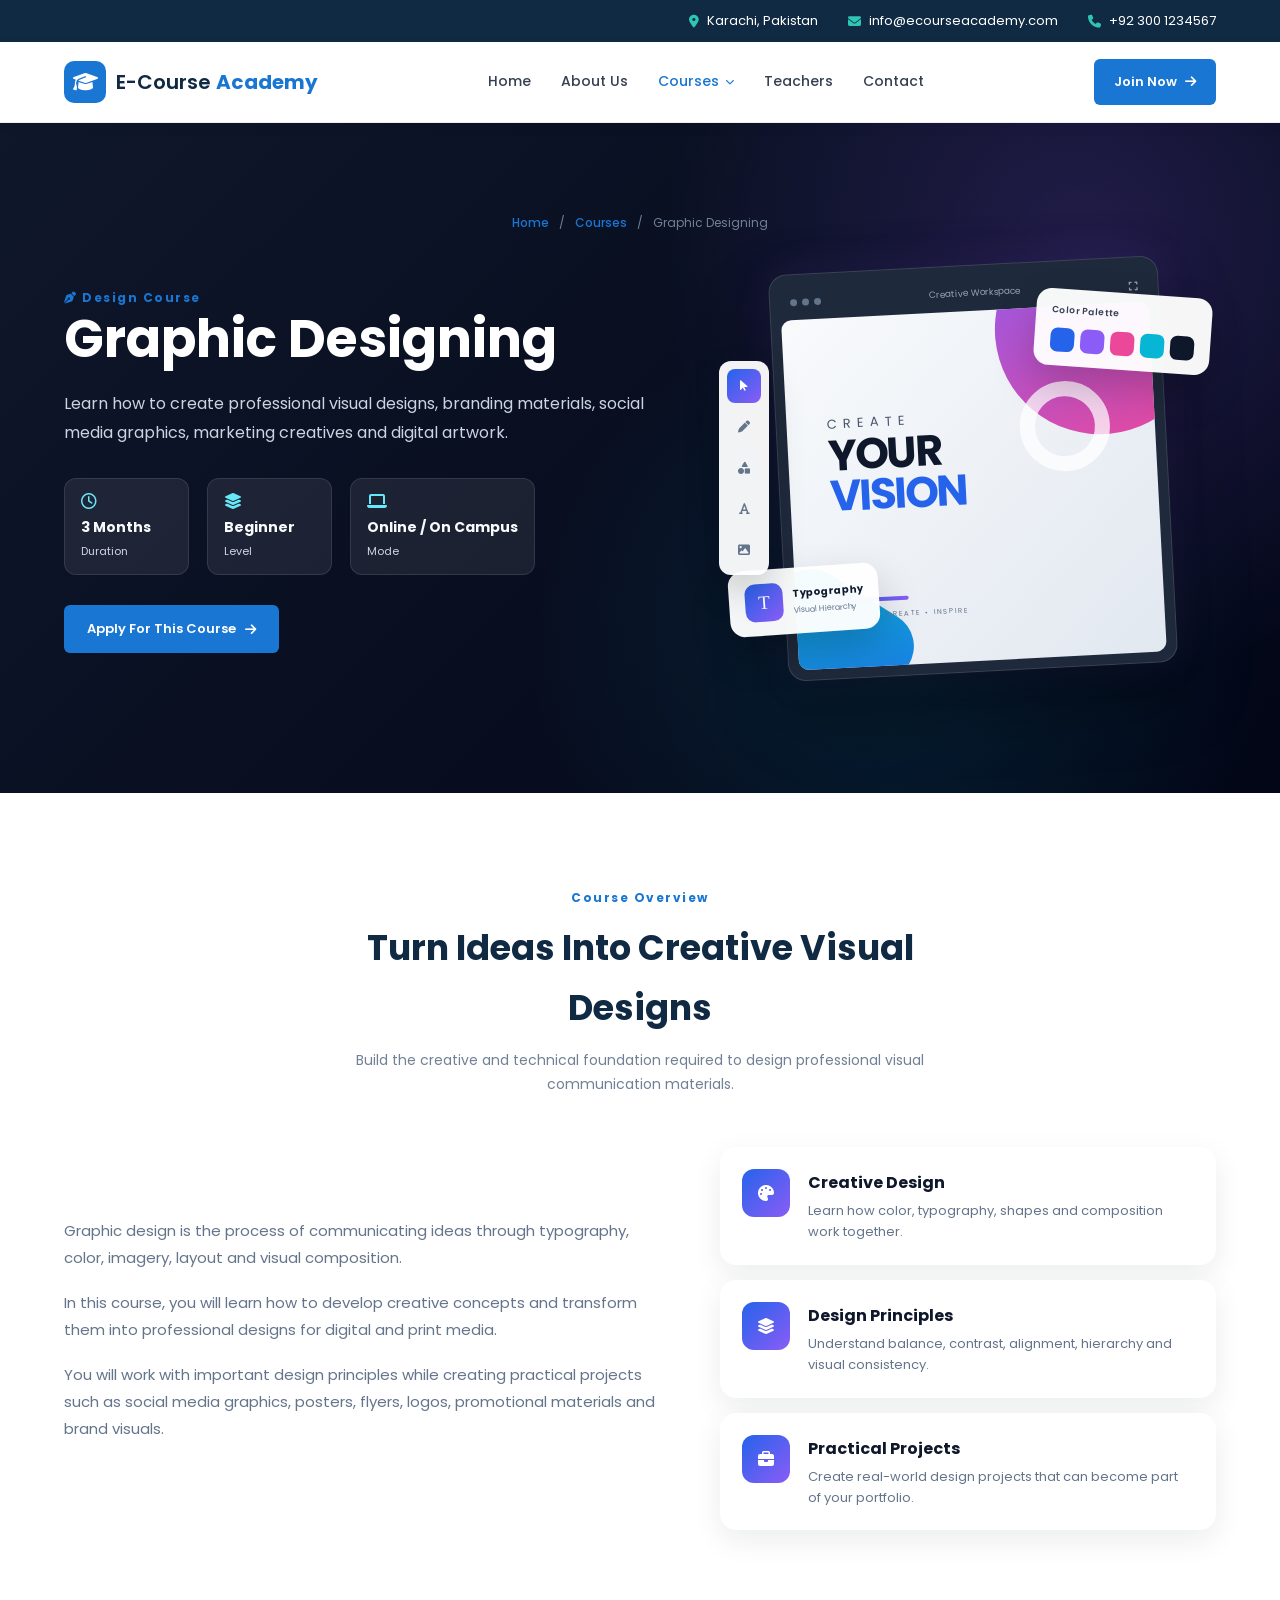
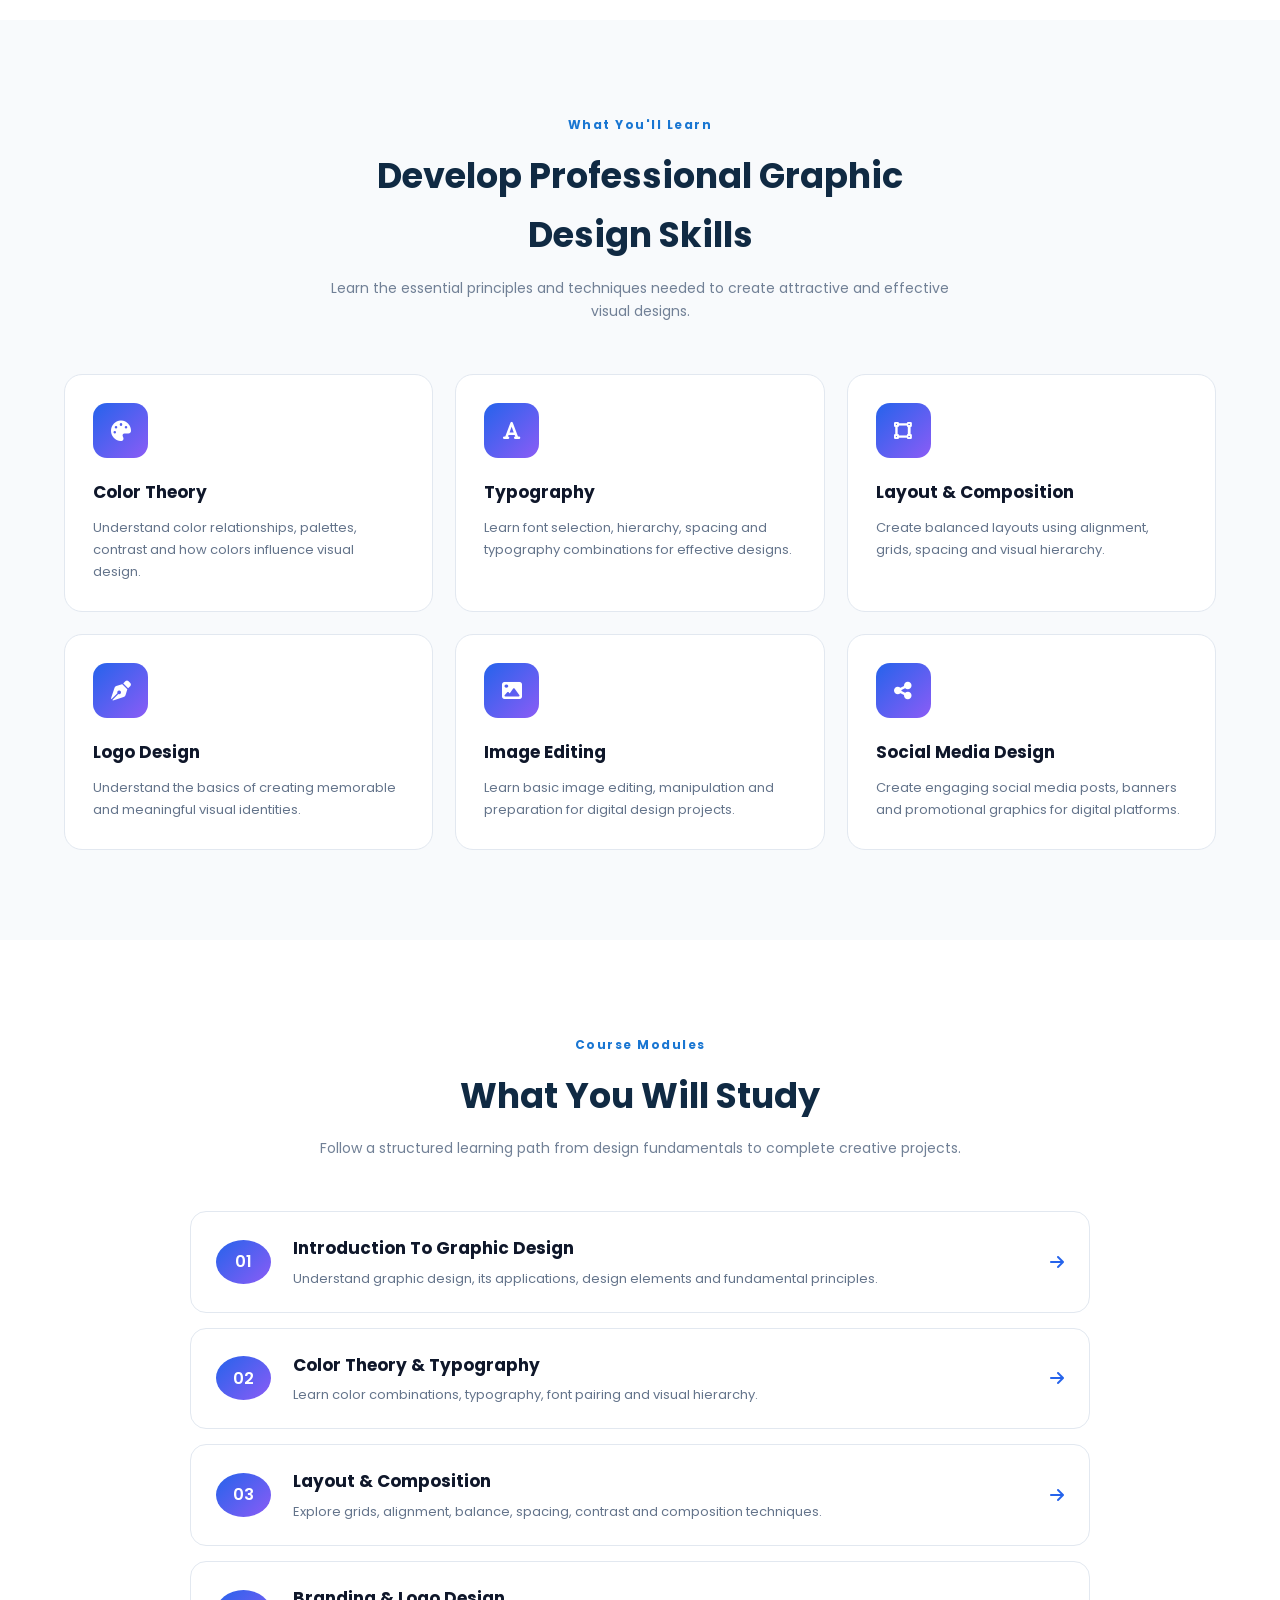
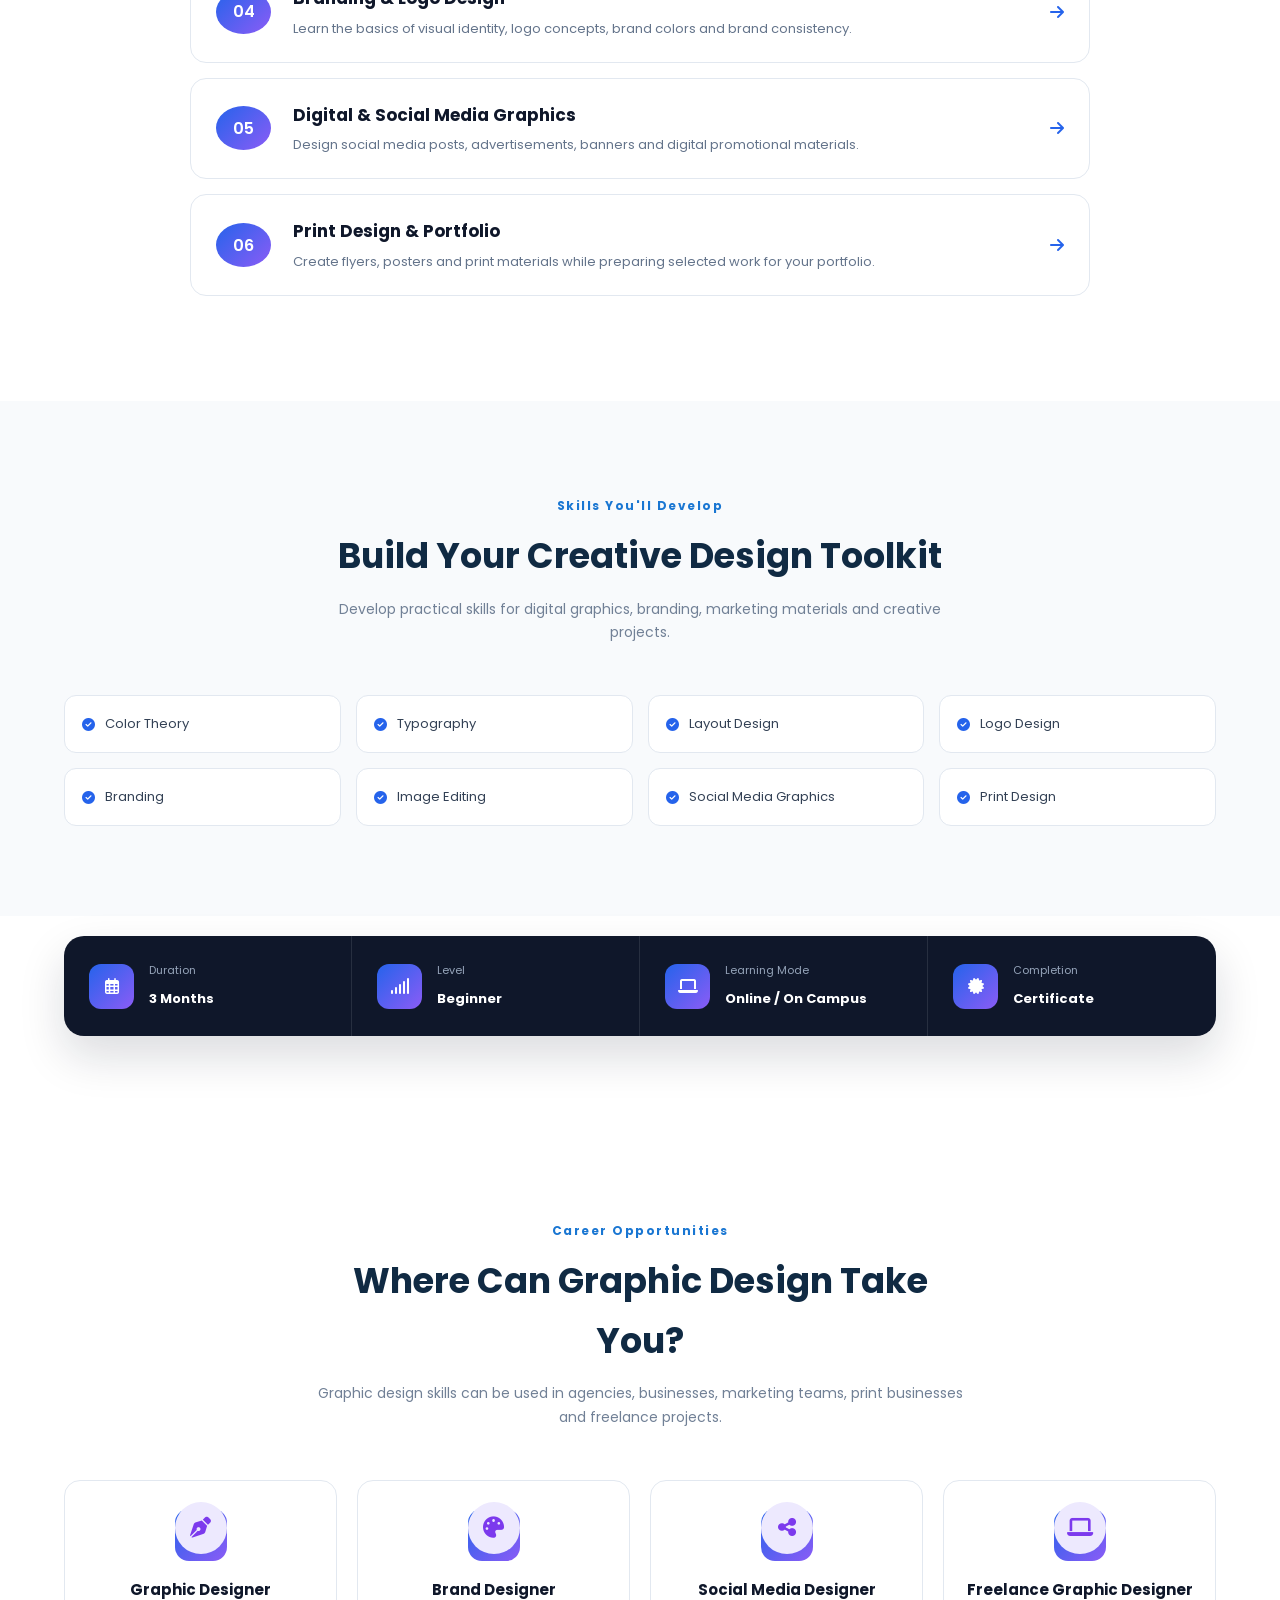
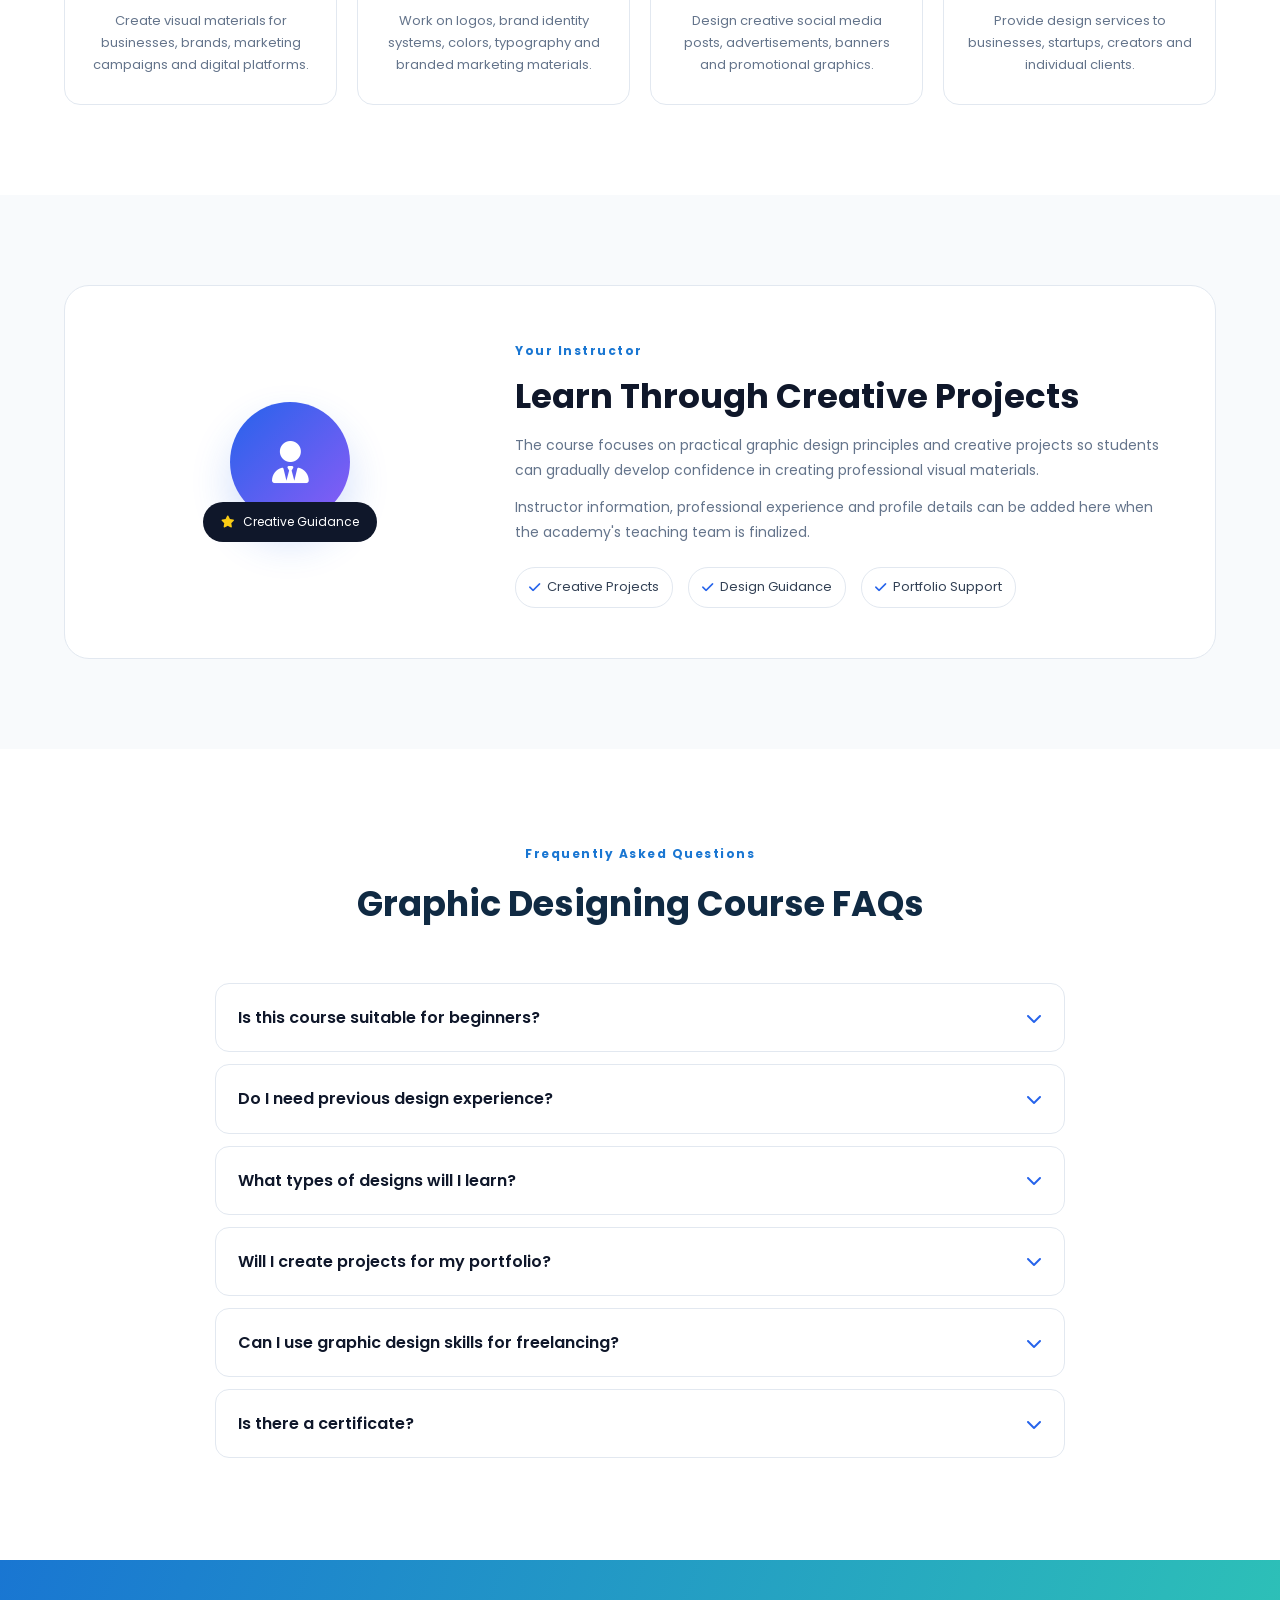
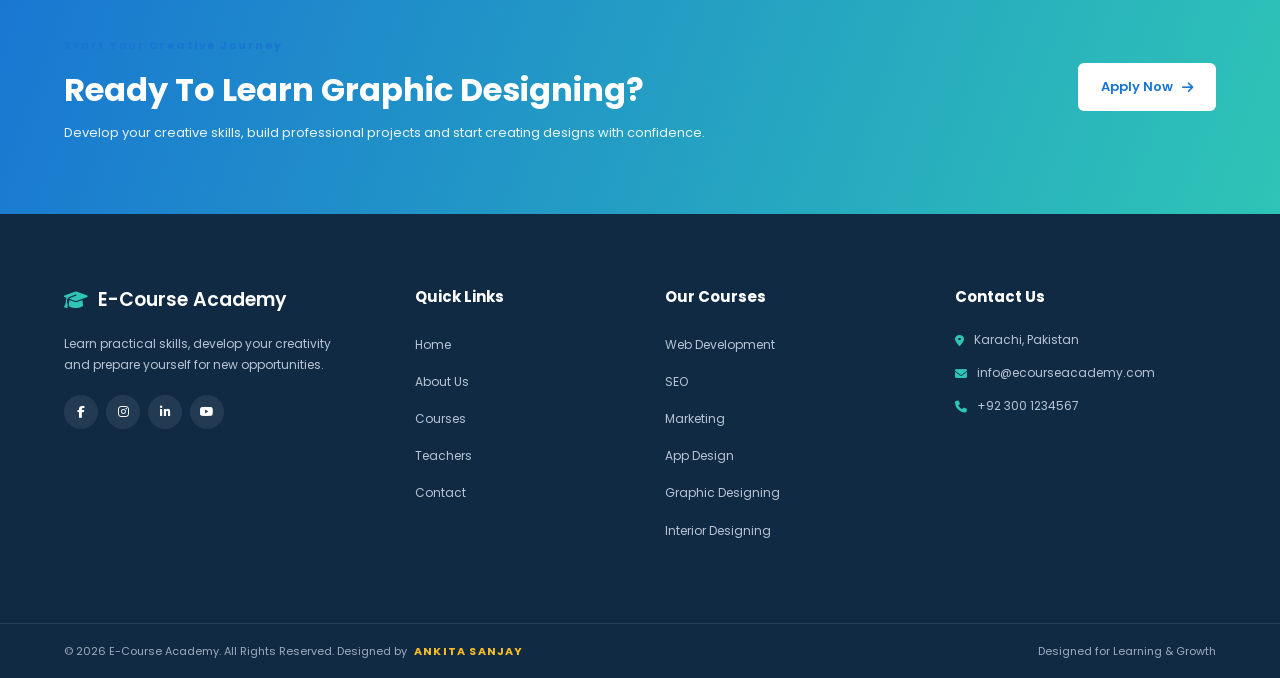
<file: graphic-design.html>
<!DOCTYPE html>
<html lang="en">
<head>
    <meta charset="UTF-8">
    <meta name="viewport" content="width=device-width, initial-scale=1.0">

    <title>Graphic Designing Course | E-Course Academy</title>

    <!-- Google Font -->
    <link
        href="https://fonts.googleapis.com/css2?family=Poppins:wght@300;400;500;600;700&display=swap"
        rel="stylesheet"
    >

    <!-- Font Awesome -->
    <link
        rel="stylesheet"
        href="https://cdnjs.cloudflare.com/ajax/libs/font-awesome/6.5.2/css/all.min.css"
    >

    <!-- Main CSS -->
    <link rel="stylesheet" href="style.css">
</head>

<body>

     <!-- =====================================================
     TOP BAR
===================================================== -->

<header class="top-bar">

    <div class="container top-bar-content">

        <div class="top-item">
            <i class="fa-solid fa-location-dot"></i>
            <span>Karachi, Pakistan</span>
        </div>

        <div class="top-item">
            <i class="fa-solid fa-envelope"></i>
            <span>info@ecourseacademy.com</span>
        </div>

        <div class="top-item">
            <i class="fa-solid fa-phone"></i>
            <span>+92 300 1234567</span>
        </div>

    </div>

</header>


<!-- =====================================================
     NAVBAR
===================================================== -->

<nav class="navbar">

    <div class="container nav-container">

        <!-- Logo -->
        <a href="index.html" class="logo">
            <span class="logo-icon">
                <i class="fa-solid fa-graduation-cap"></i>
            </span>

            <span>
                E-Course <strong>Academy</strong>
            </span>
        </a>


        <!-- Navigation -->
        <ul class="nav-menu">

            <li>
                <a href="index.html">Home</a>
            </li>

            <li>
                <a href="about.html">About Us</a>
            </li>


            <!-- Courses Dropdown -->
            <li class="dropdown">

                <a href="courses.html" class="active">
                    Courses
                    <i class="fa-solid fa-chevron-down"></i>
                </a>

                <ul class="dropdown-menu">

                    <li>
                        <a href="web-development.html">
                            Web Designing & Development
                        </a>
                    </li>

                    <li>
                        <a href="seo.html">
                            SEO
                        </a>
                    </li>

                    <li>
                        <a href="marketing.html">
                            Marketing
                        </a>
                    </li>

                    <li>
                        <a href="app-design.html">
                            App Design
                        </a>
                    </li>

                    <li>
                        <a href="graphic-design.html">
                            Graphic Designing
                        </a>
                    </li>

                    <li>
                        <a href="interior-design.html">
                            Interior Designing
                        </a>
                    </li>

                </ul>

            </li>


            <li>
                <a href="teachers.html">Teachers</a>
            </li>

            <li>
                <a href="contact.html">Contact</a>
            </li>

        </ul>


        <!-- Apply Button -->
        <a href="apply.html" class="apply-btn">
            Join Now
            <i class="fa-solid fa-arrow-right"></i>
        </a>


        <!-- Mobile Menu -->
        <button class="menu-toggle">
            <i class="fa-solid fa-bars"></i>
        </button>

    </div>

</nav>


    <!-- ================= COURSE HERO ================= -->
    <section class="graphic-detail-hero">

        <div class="container">

            <div class="breadcrumb">

                <a href="index.html">
                    Home
                </a>

                <span>/</span>

                <a href="courses.html">
                    Courses
                </a>

                <span>/</span>

                <span>
                    Graphic Designing
                </span>

            </div>


            <div class="course-detail-hero-grid">

                <!-- HERO CONTENT -->
                <div class="course-detail-hero-content">

                    <span class="section-label">

                        <i class="fas fa-pen-nib"></i>

                        Design Course

                    </span>


                    <h1>
                        Graphic Designing
                    </h1>


                    <p>
                        Learn how to create professional visual designs,
                        branding materials, social media graphics,
                        marketing creatives and digital artwork.
                    </p>


                    <div class="course-hero-meta">

                        <div>

                            <i class="far fa-clock"></i>

                            <strong>
                                3 Months
                            </strong>

                            <span>
                                Duration
                            </span>

                        </div>


                        <div>

                            <i class="fas fa-layer-group"></i>

                            <strong>
                                Beginner
                            </strong>

                            <span>
                                Level
                            </span>

                        </div>


                        <div>

                            <i class="fas fa-laptop"></i>

                            <strong>
                                Online / On Campus
                            </strong>

                            <span>
                                Mode
                            </span>

                        </div>

                    </div>


                    <a href="apply.html" class="btn primary-btn">

                        Apply For This Course

                        <i class="fas fa-arrow-right"></i>

                    </a>

                </div>


                <!-- GRAPHIC DESIGN VISUAL -->
                <div class="graphic-hero-visual">

                    <div class="graphic-design-workspace">

                        <!-- Main Canvas -->
                        <div class="graphic-canvas">

                            <div class="canvas-top-bar">

                                <div class="canvas-dots">

                                    <span></span>
                                    <span></span>
                                    <span></span>

                                </div>

                                <span>
                                    Creative Workspace
                                </span>

                                <i class="fas fa-expand"></i>

                            </div>


                            <div class="design-artboard">

                                <div class="art-shape shape-one"></div>

                                <div class="art-shape shape-two"></div>

                                <div class="art-circle"></div>

                                <div class="art-text">

                                    <span>
                                        CREATE
                                    </span>

                                    <strong>
                                        YOUR
                                    </strong>

                                    <strong>
                                        VISION
                                    </strong>

                                </div>


                                <div class="art-line"></div>


                                <span class="art-small-text">
                                    DESIGN • CREATE • INSPIRE
                                </span>

                            </div>

                        </div>


                        <!-- Floating Color Palette -->
                        <div class="design-floating-card palette-card">

                            <span class="floating-card-title">
                                Color Palette
                            </span>

                            <div class="color-palette">

                                <span></span>
                                <span></span>
                                <span></span>
                                <span></span>
                                <span></span>

                            </div>

                        </div>


                        <!-- Typography Card -->
                        <div class="design-floating-card typography-card">

                            <div class="type-icon">
                                T
                            </div>

                            <div>

                                <strong>
                                    Typography
                                </strong>

                                <span>
                                    Visual Hierarchy
                                </span>

                            </div>

                        </div>


                        <!-- Design Tools -->
                        <div class="design-tools">

                            <div class="tool active">
                                <i class="fas fa-arrow-pointer"></i>
                            </div>

                            <div class="tool">
                                <i class="fas fa-pen"></i>
                            </div>

                            <div class="tool">
                                <i class="fas fa-shapes"></i>
                            </div>

                            <div class="tool">
                                <i class="fas fa-font"></i>
                            </div>

                            <div class="tool">
                                <i class="fas fa-image"></i>
                            </div>

                        </div>

                    </div>

                </div>

            </div>

        </div>

    </section>


    <!-- ================= OVERVIEW ================= -->
    <section class="section course-overview">

        <div class="container">

            <div class="section-heading">

                <span class="section-label">
                    Course Overview
                </span>

                <h2>
                    Turn Ideas Into Creative Visual Designs
                </h2>

                <p>
                    Build the creative and technical foundation required
                    to design professional visual communication materials.
                </p>

            </div>


            <div class="course-overview-grid">

                <div class="course-overview-content">

                    <p>
                        Graphic design is the process of communicating ideas
                        through typography, color, imagery, layout and visual
                        composition.
                    </p>

                    <p>
                        In this course, you will learn how to develop creative
                        concepts and transform them into professional designs
                        for digital and print media.
                    </p>

                    <p>
                        You will work with important design principles while
                        creating practical projects such as social media
                        graphics, posters, flyers, logos, promotional
                        materials and brand visuals.
                    </p>

                </div>


                <div class="course-overview-cards">

                    <div class="overview-info-card">

                        <div class="overview-card-icon">
                            <i class="fas fa-palette"></i>
                        </div>

                        <div>

                            <h3>
                                Creative Design
                            </h3>

                            <p>
                                Learn how color, typography, shapes and
                                composition work together.
                            </p>

                        </div>

                    </div>


                    <div class="overview-info-card">

                        <div class="overview-card-icon">
                            <i class="fas fa-layer-group"></i>
                        </div>

                        <div>

                            <h3>
                                Design Principles
                            </h3>

                            <p>
                                Understand balance, contrast, alignment,
                                hierarchy and visual consistency.
                            </p>

                        </div>

                    </div>


                    <div class="overview-info-card">

                        <div class="overview-card-icon">
                            <i class="fas fa-briefcase"></i>
                        </div>

                        <div>

                            <h3>
                                Practical Projects
                            </h3>

                            <p>
                                Create real-world design projects that can
                                become part of your portfolio.
                            </p>

                        </div>

                    </div>

                </div>

            </div>

        </div>

    </section>


    <!-- ================= WHAT YOU WILL LEARN ================= -->
    <section class="section learning-outcomes-section">

        <div class="container">

            <div class="section-heading">

                <span class="section-label">
                    What You'll Learn
                </span>

                <h2>
                    Develop Professional Graphic Design Skills
                </h2>

                <p>
                    Learn the essential principles and techniques needed
                    to create attractive and effective visual designs.
                </p>

            </div>


            <div class="learning-outcomes-grid">

                <div class="learning-outcome-card">

                    <div class="outcome-icon">
                        <i class="fas fa-palette"></i>
                    </div>

                    <h3>
                        Color Theory
                    </h3>

                    <p>
                        Understand color relationships, palettes,
                        contrast and how colors influence visual design.
                    </p>

                </div>


                <div class="learning-outcome-card">

                    <div class="outcome-icon">
                        <i class="fas fa-font"></i>
                    </div>

                    <h3>
                        Typography
                    </h3>

                    <p>
                        Learn font selection, hierarchy, spacing and
                        typography combinations for effective designs.
                    </p>

                </div>


                <div class="learning-outcome-card">

                    <div class="outcome-icon">
                        <i class="fas fa-vector-square"></i>
                    </div>

                    <h3>
                        Layout & Composition
                    </h3>

                    <p>
                        Create balanced layouts using alignment, grids,
                        spacing and visual hierarchy.
                    </p>

                </div>


                <div class="learning-outcome-card">

                    <div class="outcome-icon">
                        <i class="fas fa-pen-nib"></i>
                    </div>

                    <h3>
                        Logo Design
                    </h3>

                    <p>
                        Understand the basics of creating memorable and
                        meaningful visual identities.
                    </p>

                </div>


                <div class="learning-outcome-card">

                    <div class="outcome-icon">
                        <i class="fas fa-image"></i>
                    </div>

                    <h3>
                        Image Editing
                    </h3>

                    <p>
                        Learn basic image editing, manipulation and
                        preparation for digital design projects.
                    </p>

                </div>


                <div class="learning-outcome-card">

                    <div class="outcome-icon">
                        <i class="fas fa-share-nodes"></i>
                    </div>

                    <h3>
                        Social Media Design
                    </h3>

                    <p>
                        Create engaging social media posts, banners and
                        promotional graphics for digital platforms.
                    </p>

                </div>

            </div>

        </div>

    </section>


    <!-- ================= MODULES ================= -->
    <section class="section modules-section">

        <div class="container">

            <div class="section-heading">

                <span class="section-label">
                    Course Modules
                </span>

                <h2>
                    What You Will Study
                </h2>

                <p>
                    Follow a structured learning path from design
                    fundamentals to complete creative projects.
                </p>

            </div>


            <div class="modules-list">

                <div class="module-card">

                    <div class="module-number">
                        01
                    </div>

                    <div class="module-content">

                        <h3>
                            Introduction To Graphic Design
                        </h3>

                        <p>
                            Understand graphic design, its applications,
                            design elements and fundamental principles.
                        </p>

                    </div>

                    <i class="fas fa-arrow-right"></i>

                </div>


                <div class="module-card">

                    <div class="module-number">
                        02
                    </div>

                    <div class="module-content">

                        <h3>
                            Color Theory & Typography
                        </h3>

                        <p>
                            Learn color combinations, typography,
                            font pairing and visual hierarchy.
                        </p>

                    </div>

                    <i class="fas fa-arrow-right"></i>

                </div>


                <div class="module-card">

                    <div class="module-number">
                        03
                    </div>

                    <div class="module-content">

                        <h3>
                            Layout & Composition
                        </h3>

                        <p>
                            Explore grids, alignment, balance, spacing,
                            contrast and composition techniques.
                        </p>

                    </div>

                    <i class="fas fa-arrow-right"></i>

                </div>


                <div class="module-card">

                    <div class="module-number">
                        04
                    </div>

                    <div class="module-content">

                        <h3>
                            Branding & Logo Design
                        </h3>

                        <p>
                            Learn the basics of visual identity, logo
                            concepts, brand colors and brand consistency.
                        </p>

                    </div>

                    <i class="fas fa-arrow-right"></i>

                </div>


                <div class="module-card">

                    <div class="module-number">
                        05
                    </div>

                    <div class="module-content">

                        <h3>
                            Digital & Social Media Graphics
                        </h3>

                        <p>
                            Design social media posts, advertisements,
                            banners and digital promotional materials.
                        </p>

                    </div>

                    <i class="fas fa-arrow-right"></i>

                </div>


                <div class="module-card">

                    <div class="module-number">
                        06
                    </div>

                    <div class="module-content">

                        <h3>
                            Print Design & Portfolio
                        </h3>

                        <p>
                            Create flyers, posters and print materials
                            while preparing selected work for your portfolio.
                        </p>

                    </div>

                    <i class="fas fa-arrow-right"></i>

                </div>

            </div>

        </div>

    </section>


    <!-- ================= SKILLS ================= -->
    <section class="section skills-section">

        <div class="container">

            <div class="section-heading">

                <span class="section-label">
                    Skills You'll Develop
                </span>

                <h2>
                    Build Your Creative Design Toolkit
                </h2>

                <p>
                    Develop practical skills for digital graphics,
                    branding, marketing materials and creative projects.
                </p>

            </div>


            <div class="skills-grid">

                <div class="skill-item">

                    <i class="fas fa-check-circle"></i>

                    <span>
                        Color Theory
                    </span>

                </div>


                <div class="skill-item">

                    <i class="fas fa-check-circle"></i>

                    <span>
                        Typography
                    </span>

                </div>


                <div class="skill-item">

                    <i class="fas fa-check-circle"></i>

                    <span>
                        Layout Design
                    </span>

                </div>


                <div class="skill-item">

                    <i class="fas fa-check-circle"></i>

                    <span>
                        Logo Design
                    </span>

                </div>


                <div class="skill-item">

                    <i class="fas fa-check-circle"></i>

                    <span>
                        Branding
                    </span>

                </div>


                <div class="skill-item">

                    <i class="fas fa-check-circle"></i>

                    <span>
                        Image Editing
                    </span>

                </div>


                <div class="skill-item">

                    <i class="fas fa-check-circle"></i>

                    <span>
                        Social Media Graphics
                    </span>

                </div>


                <div class="skill-item">

                    <i class="fas fa-check-circle"></i>

                    <span>
                        Print Design
                    </span>

                </div>

            </div>

        </div>

    </section>


    <!-- ================= COURSE DETAILS ================= -->
    <section class="section course-details-section">

        <div class="container">

            <div class="course-details-box">

                <div class="course-detail-item">

                    <div class="course-detail-icon">

                        <i class="far fa-calendar-days"></i>

                    </div>

                    <div>

                        <span>
                            Duration
                        </span>

                        <strong>
                            3 Months
                        </strong>

                    </div>

                </div>


                <div class="course-detail-item">

                    <div class="course-detail-icon">

                        <i class="fas fa-signal"></i>

                    </div>

                    <div>

                        <span>
                            Level
                        </span>

                        <strong>
                            Beginner
                        </strong>

                    </div>

                </div>


                <div class="course-detail-item">

                    <div class="course-detail-icon">

                        <i class="fas fa-laptop"></i>

                    </div>

                    <div>

                        <span>
                            Learning Mode
                        </span>

                        <strong>
                            Online / On Campus
                        </strong>

                    </div>

                </div>


                <div class="course-detail-item">

                    <div class="course-detail-icon">

                        <i class="fas fa-certificate"></i>

                    </div>

                    <div>

                        <span>
                            Completion
                        </span>

                        <strong>
                            Certificate
                        </strong>

                    </div>

                </div>

            </div>

        </div>

    </section>


    <!-- ================= CAREER OPPORTUNITIES ================= -->
    <section class="section career-section">

        <div class="container">

            <div class="section-heading">

                <span class="section-label">
                    Career Opportunities
                </span>

                <h2>
                    Where Can Graphic Design Take You?
                </h2>

                <p>
                    Graphic design skills can be used in agencies, businesses,
                    marketing teams, print businesses and freelance projects.
                </p>

            </div>


            <div class="career-grid">

                <div class="career-card">

                    <div class="career-icon">

                        <i class="fas fa-pen-nib"></i>

                    </div>

                    <h3>
                        Graphic Designer
                    </h3>

                    <p>
                        Create visual materials for businesses, brands,
                        marketing campaigns and digital platforms.
                    </p>

                </div>


                <div class="career-card">

                    <div class="career-icon">

                        <i class="fas fa-palette"></i>

                    </div>

                    <h3>
                        Brand Designer
                    </h3>

                    <p>
                        Work on logos, brand identity systems, colors,
                        typography and branded marketing materials.
                    </p>

                </div>


                <div class="career-card">

                    <div class="career-icon">

                        <i class="fas fa-share-nodes"></i>

                    </div>

                    <h3>
                        Social Media Designer
                    </h3>

                    <p>
                        Design creative social media posts, advertisements,
                        banners and promotional graphics.
                    </p>

                </div>


                <div class="career-card">

                    <div class="career-icon">

                        <i class="fas fa-laptop"></i>

                    </div>

                    <h3>
                        Freelance Graphic Designer
                    </h3>

                    <p>
                        Provide design services to businesses, startups,
                        creators and individual clients.
                    </p>

                </div>

            </div>

        </div>

    </section>


    <!-- ================= INSTRUCTOR ================= -->
    <section class="section instructor-section">

        <div class="container">

            <div class="instructor-box">

                <div class="instructor-visual">

                    <div class="instructor-avatar">

                        <i class="fas fa-user-tie"></i>

                    </div>


                    <div class="instructor-badge">

                        <i class="fas fa-star"></i>

                        <span>
                            Creative Guidance
                        </span>

                    </div>

                </div>


                <div class="instructor-content">

                    <span class="section-label">
                        Your Instructor
                    </span>


                    <h2>
                        Learn Through Creative Projects
                    </h2>


                    <p>
                        The course focuses on practical graphic design
                        principles and creative projects so students can
                        gradually develop confidence in creating professional
                        visual materials.
                    </p>


                    <p>
                        Instructor information, professional experience and
                        profile details can be added here when the academy's
                        teaching team is finalized.
                    </p>


                    <div class="instructor-features">

                        <span>

                            <i class="fas fa-check"></i>

                            Creative Projects

                        </span>


                        <span>

                            <i class="fas fa-check"></i>

                            Design Guidance

                        </span>


                        <span>

                            <i class="fas fa-check"></i>

                            Portfolio Support

                        </span>

                    </div>

                </div>

            </div>

        </div>

    </section>


    <!-- ================= FAQ ================= -->
    <section class="section faq-section">

        <div class="container">

            <div class="section-heading">

                <span class="section-label">
                    Frequently Asked Questions
                </span>

                <h2>
                    Graphic Designing Course FAQs
                </h2>

            </div>


            <div class="faq-container">

                <details>

                    <summary>

                        Is this course suitable for beginners?

                        <i class="fas fa-chevron-down"></i>

                    </summary>

                    <p>
                        Yes. The course starts with basic graphic design
                        principles and gradually introduces more practical
                        design projects.

                    </p>

                </details>


                <details>

                    <summary>

                        Do I need previous design experience?

                        <i class="fas fa-chevron-down"></i>

                    </summary>

                    <p>
                        No. Previous professional graphic design experience
                        is not required for this beginner-level course.
                    </p>

                </details>


                <details>

                    <summary>

                        What types of designs will I learn?

                        <i class="fas fa-chevron-down"></i>

                    </summary>

                    <p>
                        You will explore social media graphics, posters,
                        flyers, branding materials, logos, promotional
                        graphics and other digital and print designs.
                    </p>

                </details>


                <details>

                    <summary>

                        Will I create projects for my portfolio?

                        <i class="fas fa-chevron-down"></i>

                    </summary>

                    <p>
                        Yes. The course includes practical projects that
                        can be selected and presented as part of a design
                        portfolio.
                    </p>

                </details>


                <details>

                    <summary>

                        Can I use graphic design skills for freelancing?

                        <i class="fas fa-chevron-down"></i>

                    </summary>

                    <p>
                        Yes. Graphic design skills can be applied to freelance
                        services such as social media design, branding,
                        promotional graphics and print design.
                    </p>

                </details>


                <details>

                    <summary>

                        Is there a certificate?

                        <i class="fas fa-chevron-down"></i>

                    </summary>

                    <p>
                        Students who successfully complete the course can
                        receive a course completion certificate according to
                        the academy's certification policy.
                    </p>

                </details>

            </div>

        </div>

    </section>


    <!-- ================= CTA ================= -->
    <section class="cta-section">

        <div class="container cta-container">

            <div>

                <span class="section-label">
                    Start Your Creative Journey
                </span>


                <h2>
                    Ready To Learn Graphic Designing?
                </h2>


                <p>
                    Develop your creative skills, build professional
                    projects and start creating designs with confidence.
                </p>

            </div>


            <a href="apply.html" class="btn white-btn">

                Apply Now

                <i class="fas fa-arrow-right"></i>

            </a>

        </div>

    </section>

 <!-- =====================================================
     FOOTER
===================================================== -->

<footer class="footer">

    <div class="container footer-grid">


        <!-- About -->

        <div class="footer-column">

            <a href="index.html" class="footer-logo">

                <i class="fa-solid fa-graduation-cap"></i>

                E-Course Academy

            </a>

            <p>
                Learn practical skills, develop your
                creativity and prepare yourself for
                new opportunities.
            </p>


            <div class="social-links">

                <a href="#">
                    <i class="fa-brands fa-facebook-f"></i>
                </a>

                <a href="#">
                    <i class="fa-brands fa-instagram"></i>
                </a>

                <a href="#">
                    <i class="fa-brands fa-linkedin-in"></i>
                </a>

                <a href="#">
                    <i class="fa-brands fa-youtube"></i>
                </a>

            </div>

        </div>


        <!-- Quick Links -->

        <div class="footer-column">

            <h3>
                Quick Links
            </h3>

            <ul>

                <li>
                    <a href="index.html">Home</a>
                </li>

                <li>
                    <a href="about.html">About Us</a>
                </li>

                <li>
                    <a href="courses.html">Courses</a>
                </li>

                <li>
                    <a href="teachers.html">Teachers</a>
                </li>

                <li>
                    <a href="contact.html">Contact</a>
                </li>

            </ul>

        </div>


        <!-- Courses -->

        <div class="footer-column">

            <h3>
                Our Courses
            </h3>

            <ul>

                <li>
                    <a href="web-development.html">
                        Web Development
                    </a>
                </li>

                <li>
                    <a href="seo.html">
                        SEO
                    </a>
                </li>

                <li>
                    <a href="marketing.html">
                        Marketing
                    </a>
                </li>

                <li>
                    <a href="app-design.html">
                        App Design
                    </a>
                </li>

                <li>
                    <a href="graphic-design.html">
                        Graphic Designing
                    </a>
                </li>

                <li>
                    <a href="interior-design.html">
                        Interior Designing
                    </a>
                </li>
                
            </ul>

        </div>


        <!-- Contact -->

        <div class="footer-column">

            <h3>
                Contact Us
            </h3>


            <div class="footer-contact">

                <p>
                    <i class="fa-solid fa-location-dot"></i>
                    Karachi, Pakistan
                </p>

                <p>
                    <i class="fa-solid fa-envelope"></i>
                    info@ecourseacademy.com
                </p>

                <p>
                    <i class="fa-solid fa-phone"></i>
                    +92 300 1234567
                </p>

            </div>

        </div>


    </div>


    <div class="footer-bottom">

        <div class="container">

            <p>
                © 2026 E-Course Academy. All Rights Reserved. Designed by <span>ANKITA SANJAY</span>
            </p>
            <p>
                Designed for Learning & Growth
            </p>

        </div>

    </div>

</footer>


    <!-- JavaScript -->

    <script src="script.js"></script>

</body>
</html>
</file>
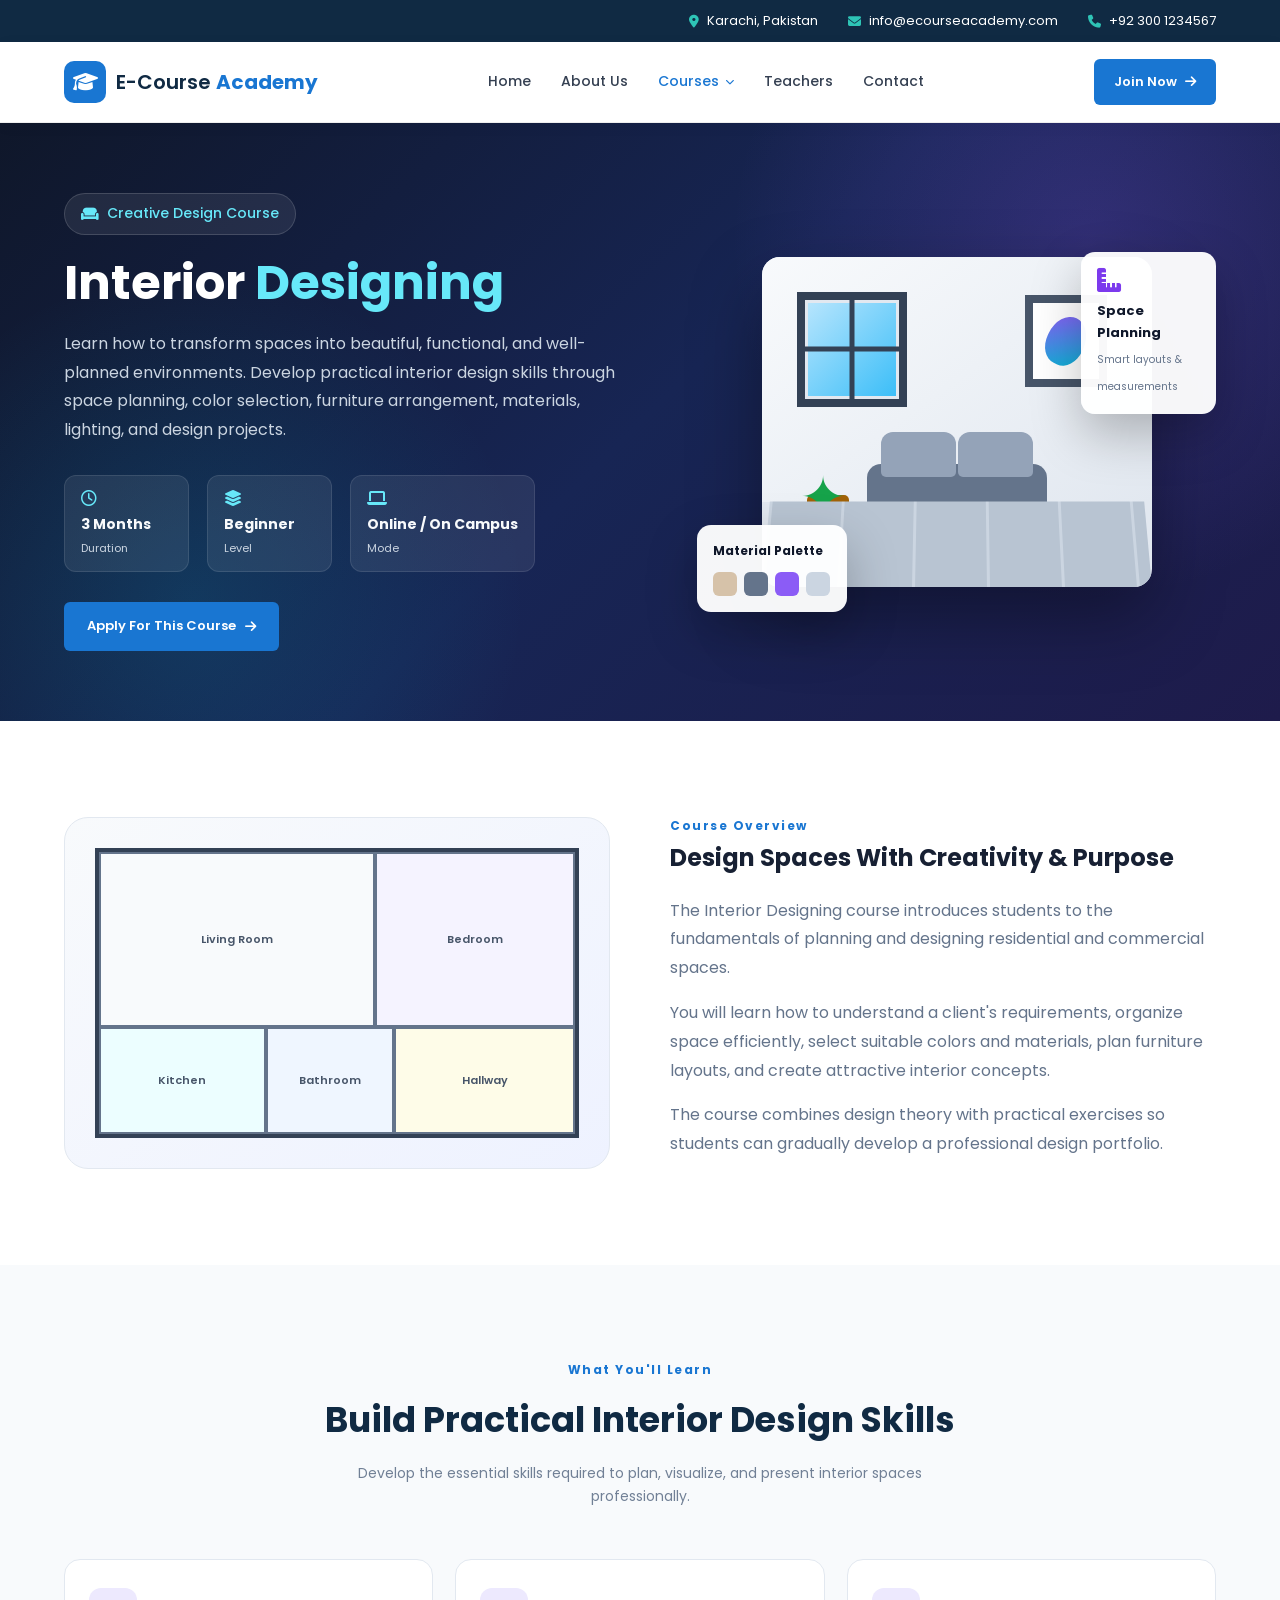
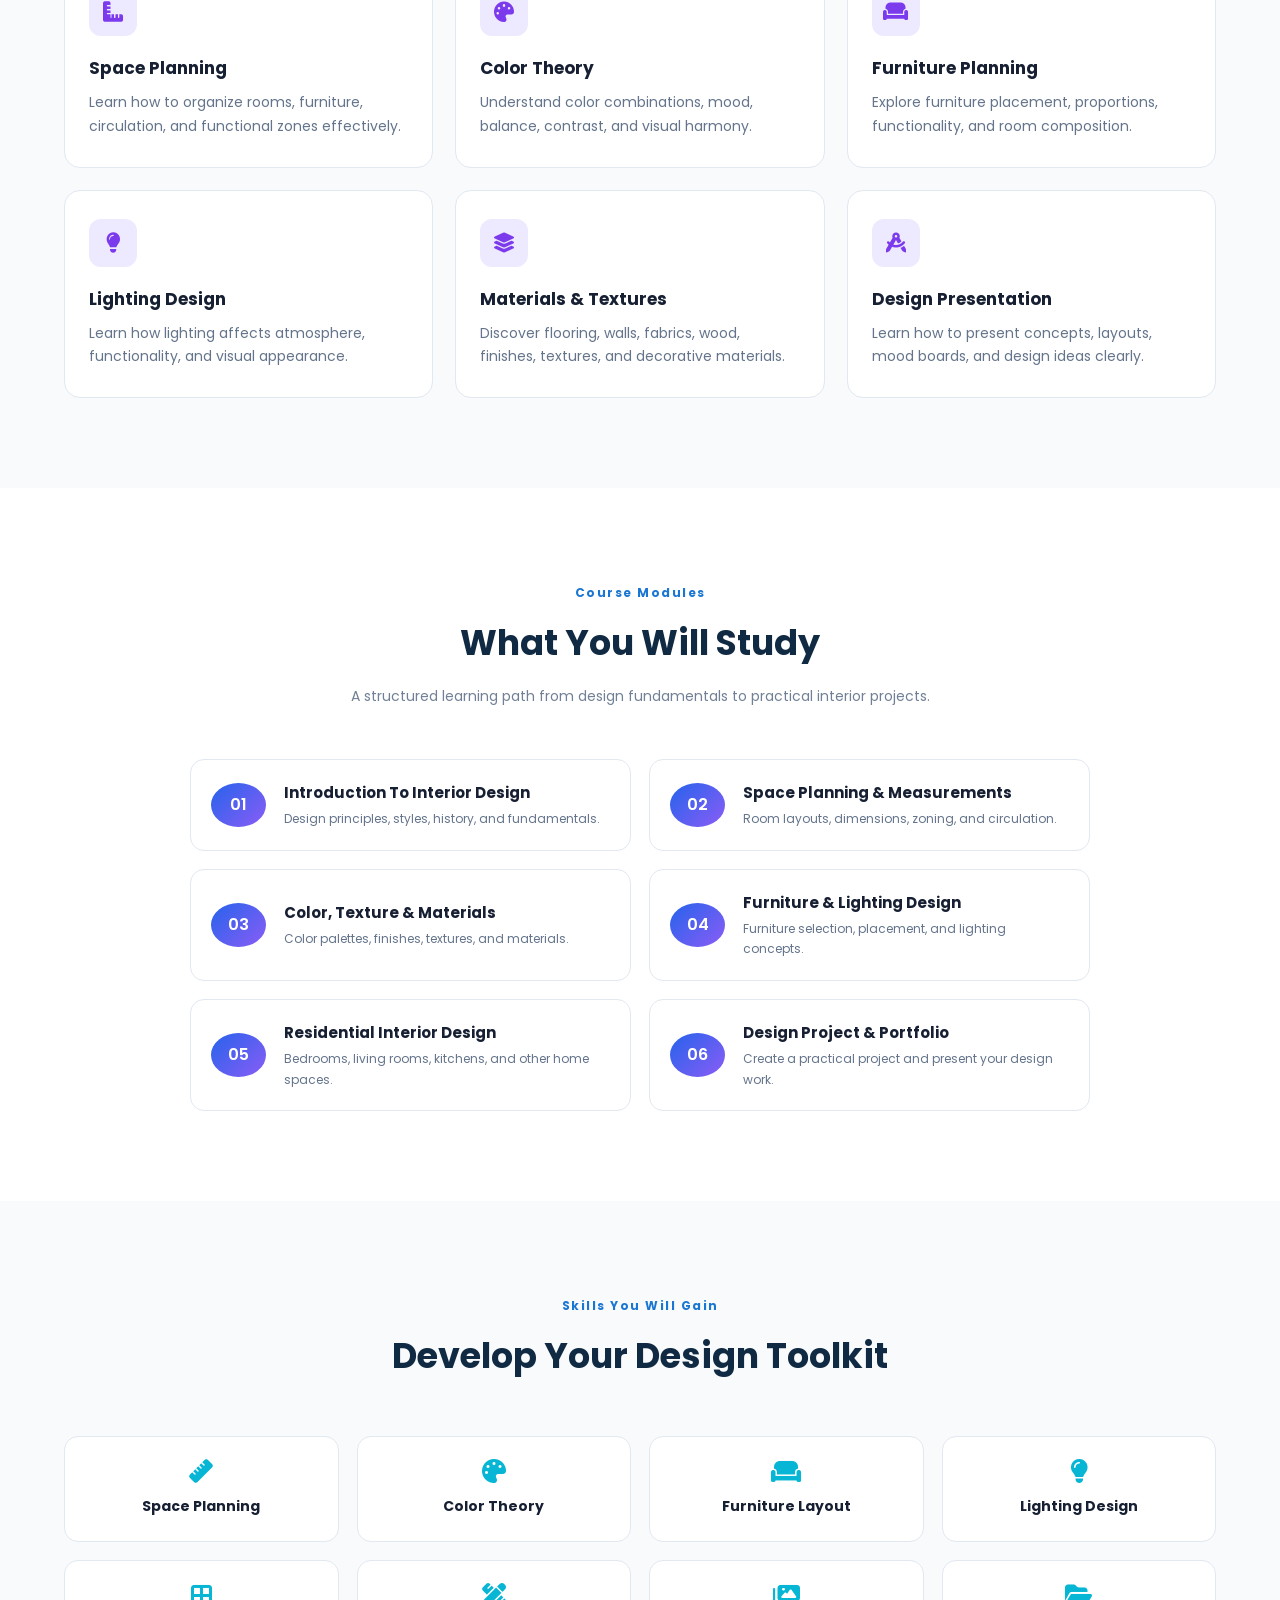
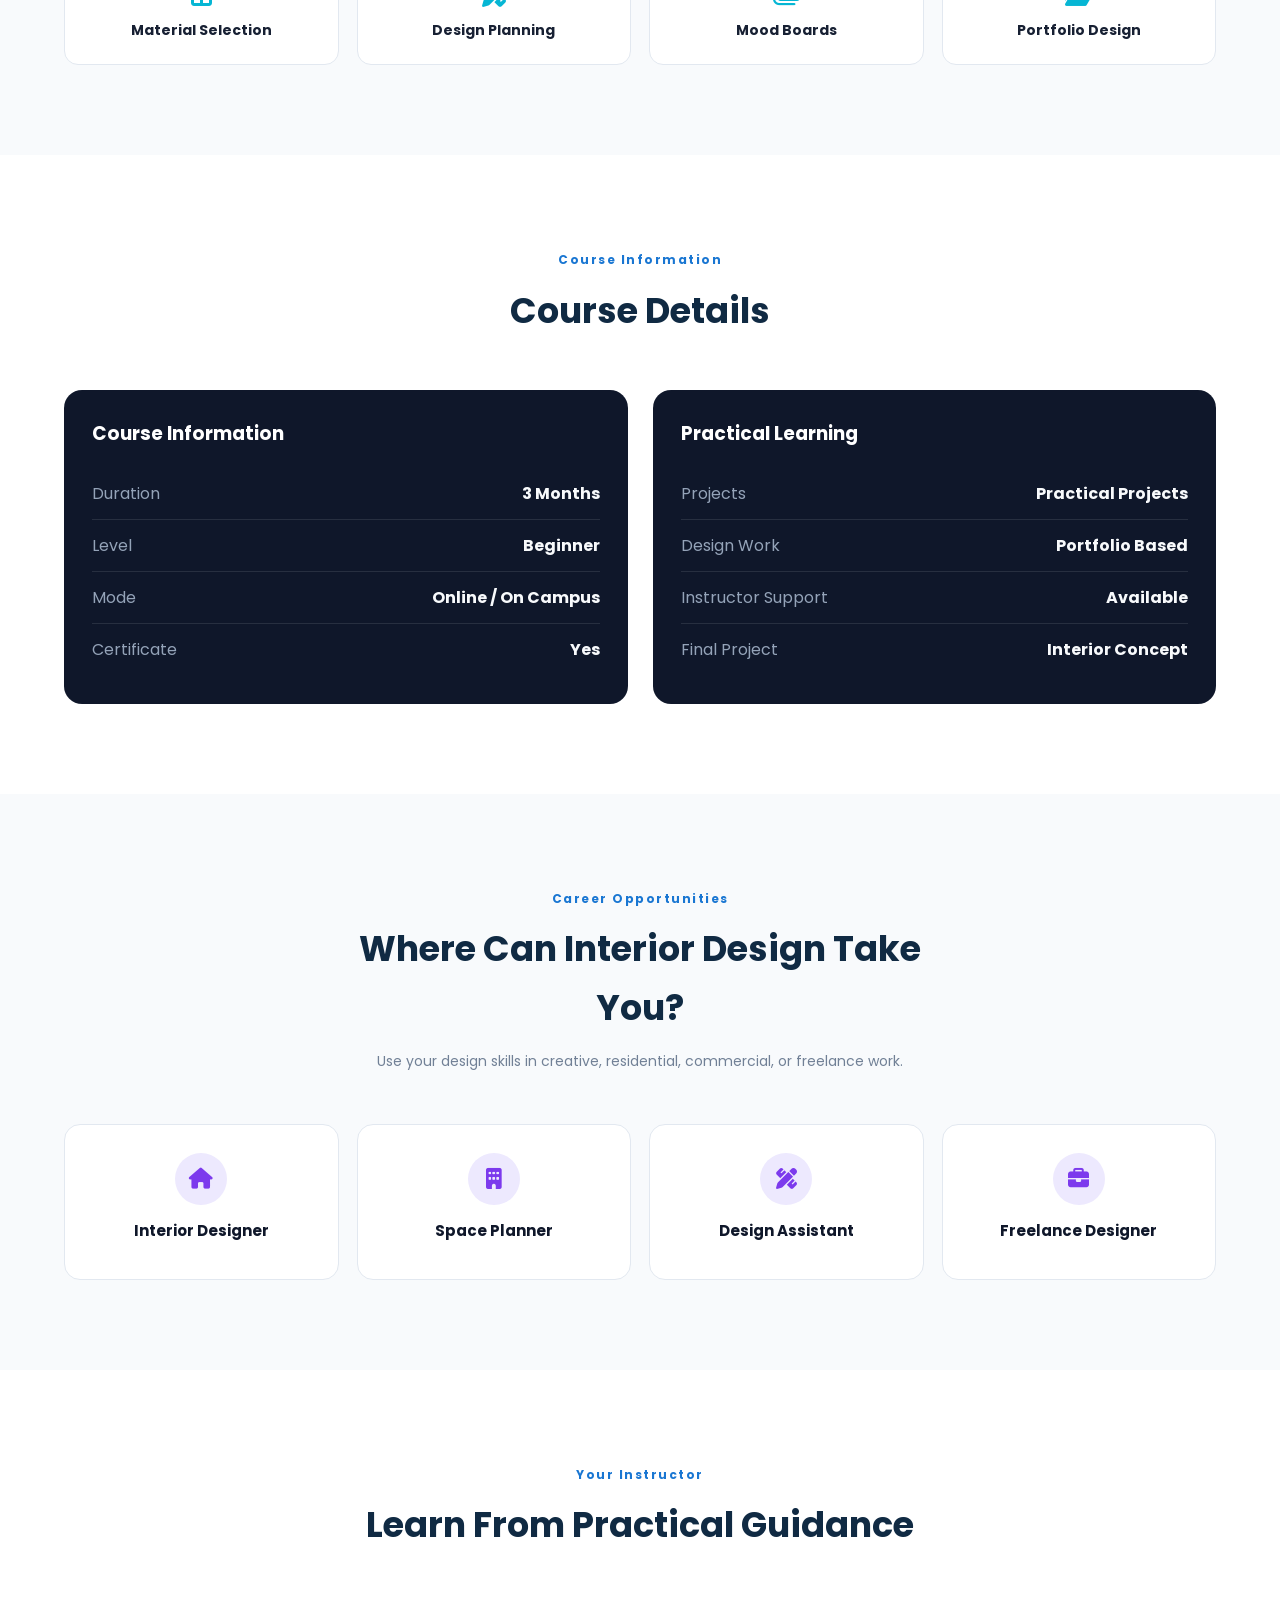
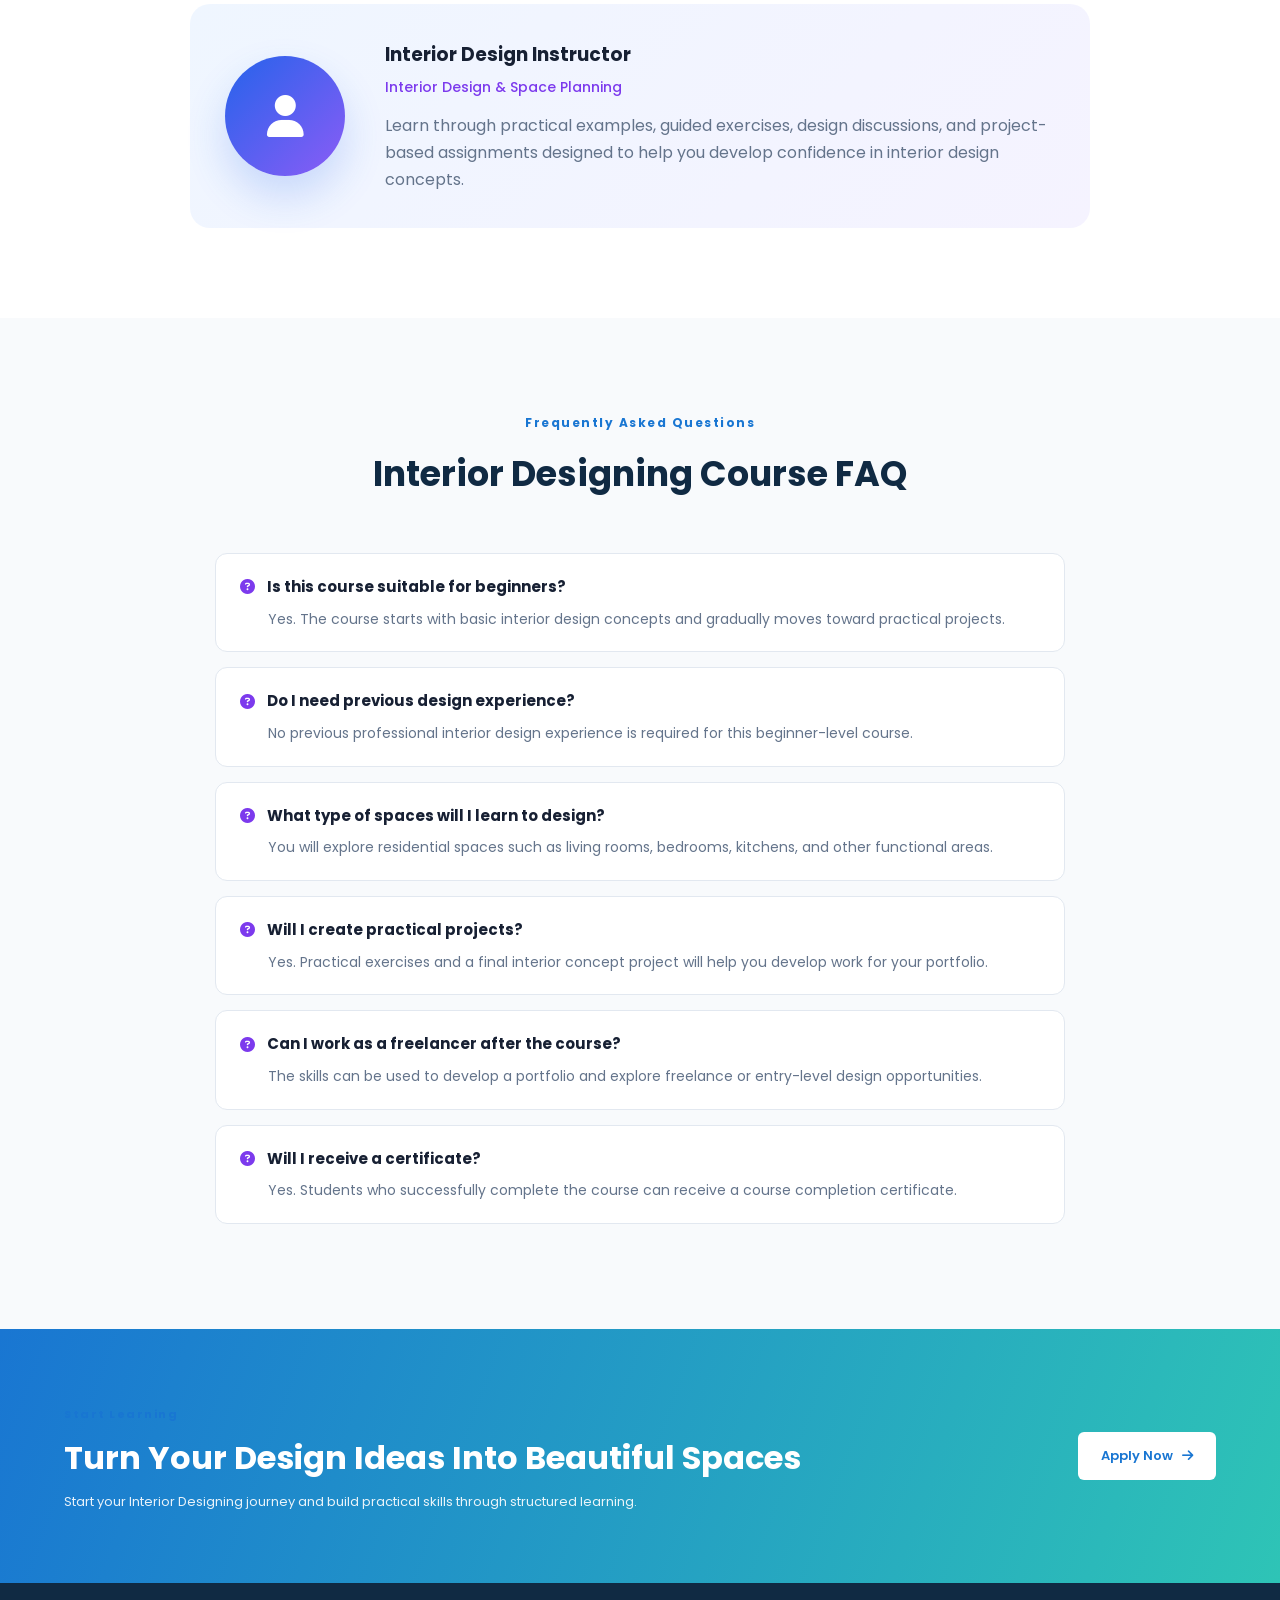
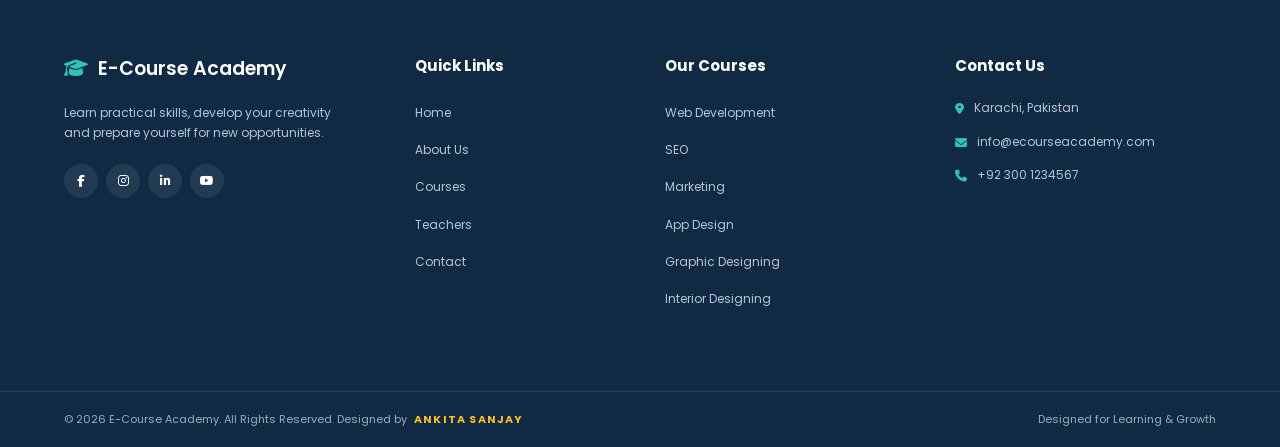
<file: interior-design.html>
<!DOCTYPE html>
<html lang="en">
<head>
    <meta charset="UTF-8">
    <meta name="viewport" content="width=device-width, initial-scale=1.0">

    <title>Interior Designing Course | E-Course Academy</title>

    <!-- Google Font -->
    <link
        href="https://fonts.googleapis.com/css2?family=Poppins:wght@300;400;500;600;700&display=swap"
        rel="stylesheet"
    >

    <!-- Font Awesome -->
    <link
        rel="stylesheet"
        href="https://cdnjs.cloudflare.com/ajax/libs/font-awesome/6.5.2/css/all.min.css"
    >

    <!-- Main CSS -->
    <link rel="stylesheet" href="style.css">

</head>

<body>
 <!-- =====================================================
     TOP BAR
===================================================== -->

<header class="top-bar">

    <div class="container top-bar-content">

        <div class="top-item">
            <i class="fa-solid fa-location-dot"></i>
            <span>Karachi, Pakistan</span>
        </div>

        <div class="top-item">
            <i class="fa-solid fa-envelope"></i>
            <span>info@ecourseacademy.com</span>
        </div>

        <div class="top-item">
            <i class="fa-solid fa-phone"></i>
            <span>+92 300 1234567</span>
        </div>

    </div>

</header>


<!-- =====================================================
     NAVBAR
===================================================== -->

<nav class="navbar">

    <div class="container nav-container">

        <!-- Logo -->
        <a href="index.html" class="logo">
            <span class="logo-icon">
                <i class="fa-solid fa-graduation-cap"></i>
            </span>

            <span>
                E-Course <strong>Academy</strong>
            </span>
        </a>


        <!-- Navigation -->
        <ul class="nav-menu">

            <li>
                <a href="index.html">Home</a>
            </li>

            <li>
                <a href="about.html">About Us</a>
            </li>


            <!-- Courses Dropdown -->
            <li class="dropdown">

                <a href="courses.html" class="active">
                    Courses
                    <i class="fa-solid fa-chevron-down"></i>
                </a>

                <ul class="dropdown-menu">

                    <li>
                        <a href="web-development.html">
                            Web Designing & Development
                        </a>
                    </li>

                    <li>
                        <a href="seo.html">
                            SEO
                        </a>
                    </li>

                    <li>
                        <a href="marketing.html">
                            Marketing
                        </a>
                    </li>

                    <li>
                        <a href="app-design.html">
                            App Design
                        </a>
                    </li>

                    <li>
                        <a href="graphic-design.html">
                            Graphic Designing
                        </a>
                    </li>

                    <li>
                        <a href="interior-design.html">
                            Interior Designing
                        </a>
                    </li>

                </ul>

            </li>


            <li>
                <a href="teachers.html">Teachers</a>
            </li>

            <li>
                <a href="contact.html">Contact</a>
            </li>

        </ul>


        <!-- Apply Button -->
        <a href="apply.html" class="apply-btn">
            Join Now
            <i class="fa-solid fa-arrow-right"></i>
        </a>


        <!-- Mobile Menu -->
        <button class="menu-toggle">
            <i class="fa-solid fa-bars"></i>
        </button>

    </div>

</nav>



    <!-- =========================
         COURSE HERO
    ========================== -->
    <section class="interior-detail-hero">

        <div class="container interior-hero-grid">

            <div class="interior-hero-content">

                <span class="page-label">
                    <i class="fas fa-couch"></i>
                    Creative Design Course
                </span>

                <h1>
                    Interior <span>Designing</span>
                </h1>

                <p>
                    Learn how to transform spaces into beautiful, functional,
                    and well-planned environments. Develop practical interior
                    design skills through space planning, color selection,
                    furniture arrangement, materials, lighting, and design projects.
                </p>

                <div class="course-hero-meta">

                    <div>
                        <i class="far fa-clock"></i>
                        <strong>3 Months</strong>
                        <span>Duration</span>
                    </div>

                    <div>
                        <i class="fas fa-layer-group"></i>
                        <strong>Beginner</strong>
                        <span>Level</span>
                    </div>

                    <div>
                        <i class="fas fa-laptop"></i>
                        <strong>Online / On Campus</strong>
                        <span>Mode</span>
                    </div>

                </div>

                <a href="apply.html" class="btn primary-btn">
                    Apply For This Course
                    <i class="fas fa-arrow-right"></i>
                </a>

            </div>


            <!-- Interior Design Visual -->
            <div class="interior-hero-visual">

                <div class="interior-room">

                    <div class="room-wall"></div>

                    <div class="room-window"></div>

                    <div class="room-art"></div>

                    <div class="sofa"></div>

                    <div class="table"></div>

                    <div class="plant"></div>

                    <div class="room-floor"></div>

                </div>


                <div class="interior-floating-card material-card">

                    <h4>Material Palette</h4>

                    <div class="material-swatches">
                        <span></span>
                        <span></span>
                        <span></span>
                        <span></span>
                    </div>

                </div>


                <div class="interior-floating-card plan-card">

                    <i class="fas fa-ruler-combined"></i>

                    <strong>Space Planning</strong>

                    <span>Smart layouts & measurements</span>

                </div>

            </div>

        </div>

    </section>


    <!-- =========================
         OVERVIEW
    ========================== -->
    <section class="section interior-overview">

        <div class="container interior-overview-grid">

            <div class="interior-overview-visual">

                <div class="floor-plan">

                    <div class="floor-room living-room">
                        Living Room
                    </div>

                    <div class="floor-room bedroom">
                        Bedroom
                    </div>

                    <div class="floor-room kitchen">
                        Kitchen
                    </div>

                    <div class="floor-room bathroom">
                        Bathroom
                    </div>

                    <div class="floor-room hallway">
                        Hallway
                    </div>

                </div>

            </div>


            <div class="interior-overview-content">

                <span class="section-label">
                    Course Overview
                </span>

                <h2>
                    Design Spaces With Creativity & Purpose
                </h2>

                <p>
                    The Interior Designing course introduces students to the
                    fundamentals of planning and designing residential and
                    commercial spaces.
                </p>

                <p>
                    You will learn how to understand a client's requirements,
                    organize space efficiently, select suitable colors and
                    materials, plan furniture layouts, and create attractive
                    interior concepts.
                </p>

                <p>
                    The course combines design theory with practical exercises
                    so students can gradually develop a professional design
                    portfolio.
                </p>

            </div>

        </div>

    </section>


    <!-- =========================
         WHAT YOU WILL LEARN
    ========================== -->
    <section class="section interior-learning-section">

        <div class="container">

            <div class="section-heading">

                <span class="section-label">
                    What You'll Learn
                </span>

                <h2>
                    Build Practical Interior Design Skills
                </h2>

                <p>
                    Develop the essential skills required to plan,
                    visualize, and present interior spaces professionally.
                </p>

            </div>


            <div class="interior-learning-grid">

                <div class="interior-learning-card">

                    <i class="fas fa-ruler-combined"></i>

                    <h3>
                        Space Planning
                    </h3>

                    <p>
                        Learn how to organize rooms, furniture, circulation,
                        and functional zones effectively.
                    </p>

                </div>


                <div class="interior-learning-card">

                    <i class="fas fa-palette"></i>

                    <h3>
                        Color Theory
                    </h3>

                    <p>
                        Understand color combinations, mood, balance,
                        contrast, and visual harmony.
                    </p>

                </div>


                <div class="interior-learning-card">

                    <i class="fas fa-couch"></i>

                    <h3>
                        Furniture Planning
                    </h3>

                    <p>
                        Explore furniture placement, proportions,
                        functionality, and room composition.
                    </p>

                </div>


                <div class="interior-learning-card">

                    <i class="fas fa-lightbulb"></i>

                    <h3>
                        Lighting Design
                    </h3>

                    <p>
                        Learn how lighting affects atmosphere,
                        functionality, and visual appearance.
                    </p>

                </div>


                <div class="interior-learning-card">

                    <i class="fas fa-layer-group"></i>

                    <h3>
                        Materials & Textures
                    </h3>

                    <p>
                        Discover flooring, walls, fabrics, wood,
                        finishes, textures, and decorative materials.
                    </p>

                </div>


                <div class="interior-learning-card">

                    <i class="fas fa-drafting-compass"></i>

                    <h3>
                        Design Presentation
                    </h3>

                    <p>
                        Learn how to present concepts, layouts,
                        mood boards, and design ideas clearly.
                    </p>

                </div>

            </div>

        </div>

    </section>


    <!-- =========================
         MODULES
    ========================== -->
    <section class="section interior-modules">

        <div class="container">

            <div class="section-heading">

                <span class="section-label">
                    Course Modules
                </span>

                <h2>
                    What You Will Study
                </h2>

                <p>
                    A structured learning path from design fundamentals
                    to practical interior projects.
                </p>

            </div>


            <div class="interior-modules-grid">

                <div class="interior-module">

                    <div class="module-number">01</div>

                    <div>
                        <h3>
                            Introduction To Interior Design
                        </h3>

                        <p>
                            Design principles, styles, history, and fundamentals.
                        </p>
                    </div>

                </div>


                <div class="interior-module">

                    <div class="module-number">02</div>

                    <div>
                        <h3>
                            Space Planning & Measurements
                        </h3>

                        <p>
                            Room layouts, dimensions, zoning, and circulation.
                        </p>
                    </div>

                </div>


                <div class="interior-module">

                    <div class="module-number">03</div>

                    <div>
                        <h3>
                            Color, Texture & Materials
                        </h3>

                        <p>
                            Color palettes, finishes, textures, and materials.
                        </p>
                    </div>

                </div>


                <div class="interior-module">

                    <div class="module-number">04</div>

                    <div>
                        <h3>
                            Furniture & Lighting Design
                        </h3>

                        <p>
                            Furniture selection, placement, and lighting concepts.
                        </p>
                    </div>

                </div>


                <div class="interior-module">

                    <div class="module-number">05</div>

                    <div>
                        <h3>
                            Residential Interior Design
                        </h3>

                        <p>
                            Bedrooms, living rooms, kitchens, and other home spaces.
                        </p>
                    </div>

                </div>


                <div class="interior-module">

                    <div class="module-number">06</div>

                    <div>
                        <h3>
                            Design Project & Portfolio
                        </h3>

                        <p>
                            Create a practical project and present your design work.
                        </p>
                    </div>

                </div>

            </div>

        </div>

    </section>


    <!-- =========================
         SKILLS
    ========================== -->
    <section class="section interior-skills-section">

        <div class="container">

            <div class="section-heading">

                <span class="section-label">
                    Skills You Will Gain
                </span>

                <h2>
                    Develop Your Design Toolkit
                </h2>

            </div>


            <div class="interior-skills-grid">

                <div class="skill-box">
                    <i class="fas fa-ruler"></i>
                    <h4>Space Planning</h4>
                </div>

                <div class="skill-box">
                    <i class="fas fa-palette"></i>
                    <h4>Color Theory</h4>
                </div>

                <div class="skill-box">
                    <i class="fas fa-couch"></i>
                    <h4>Furniture Layout</h4>
                </div>

                <div class="skill-box">
                    <i class="fas fa-lightbulb"></i>
                    <h4>Lighting Design</h4>
                </div>

                <div class="skill-box">
                    <i class="fas fa-border-all"></i>
                    <h4>Material Selection</h4>
                </div>

                <div class="skill-box">
                    <i class="fas fa-pencil-ruler"></i>
                    <h4>Design Planning</h4>
                </div>

                <div class="skill-box">
                    <i class="fas fa-images"></i>
                    <h4>Mood Boards</h4>
                </div>

                <div class="skill-box">
                    <i class="fas fa-folder-open"></i>
                    <h4>Portfolio Design</h4>
                </div>

            </div>

        </div>

    </section>


    <!-- =========================
         COURSE DETAILS
    ========================== -->
    <section class="section">

        <div class="container">

            <div class="section-heading">

                <span class="section-label">
                    Course Information
                </span>

                <h2>
                    Course Details
                </h2>

            </div>


            <div class="interior-details-grid">

                <div class="interior-detail-card">

                    <h3>
                        Course Information
                    </h3>

                    <div class="detail-row">
                        <span>Duration</span>
                        <strong>3 Months</strong>
                    </div>

                    <div class="detail-row">
                        <span>Level</span>
                        <strong>Beginner</strong>
                    </div>

                    <div class="detail-row">
                        <span>Mode</span>
                        <strong>Online / On Campus</strong>
                    </div>

                    <div class="detail-row">
                        <span>Certificate</span>
                        <strong>Yes</strong>
                    </div>

                </div>


                <div class="interior-detail-card">

                    <h3>
                        Practical Learning
                    </h3>

                    <div class="detail-row">
                        <span>Projects</span>
                        <strong>Practical Projects</strong>
                    </div>

                    <div class="detail-row">
                        <span>Design Work</span>
                        <strong>Portfolio Based</strong>
                    </div>

                    <div class="detail-row">
                        <span>Instructor Support</span>
                        <strong>Available</strong>
                    </div>

                    <div class="detail-row">
                        <span>Final Project</span>
                        <strong>Interior Concept</strong>
                    </div>

                </div>

            </div>

        </div>

    </section>


    <!-- =========================
         CAREER OPPORTUNITIES
    ========================== -->
    <section class="section interior-careers-section">

        <div class="container">

            <div class="section-heading">

                <span class="section-label">
                    Career Opportunities
                </span>

                <h2>
                    Where Can Interior Design Take You?
                </h2>

                <p>
                    Use your design skills in creative, residential,
                    commercial, or freelance work.
                </p>

            </div>


            <div class="interior-careers-grid">

                <div class="career-card">

                    <i class="fas fa-house"></i>

                    <h3>
                        Interior Designer
                    </h3>

                </div>


                <div class="career-card">

                    <i class="fas fa-building"></i>

                    <h3>
                        Space Planner
                    </h3>

                </div>


                <div class="career-card">

                    <i class="fas fa-pen-ruler"></i>

                    <h3>
                        Design Assistant
                    </h3>

                </div>


                <div class="career-card">

                    <i class="fas fa-briefcase"></i>

                    <h3>
                        Freelance Designer
                    </h3>

                </div>

            </div>

        </div>

    </section>


    <!-- =========================
         INSTRUCTOR
    ========================== -->
    <section class="section">

        <div class="container">

            <div class="section-heading">

                <span class="section-label">
                    Your Instructor
                </span>

                <h2>
                    Learn From Practical Guidance
                </h2>

            </div>


            <div class="interior-instructor">

                <div class="instructor-avatar">
                    <i class="fas fa-user"></i>
                </div>

                <div>

                    <h3>
                        Interior Design Instructor
                    </h3>

                    <div class="instructor-role">
                        Interior Design & Space Planning
                    </div>

                    <p>
                        Learn through practical examples, guided exercises,
                        design discussions, and project-based assignments
                        designed to help you develop confidence in interior
                        design concepts.
                    </p>

                </div>

            </div>

        </div>

    </section>


    <!-- =========================
         FAQ
    ========================== -->
    <section class="section" style="background:#f8fafc;">

        <div class="container">

            <div class="section-heading">

                <span class="section-label">
                    Frequently Asked Questions
                </span>

                <h2>
                    Interior Designing Course FAQ
                </h2>

            </div>


            <div class="interior-faq">

                <div class="faq-item">

                    <h3>
                        <i class="fas fa-circle-question"></i>
                        Is this course suitable for beginners?
                    </h3>

                    <p>
                        Yes. The course starts with basic interior design
                        concepts and gradually moves toward practical projects.
                    </p>

                </div>


                <div class="faq-item">

                    <h3>
                        <i class="fas fa-circle-question"></i>
                        Do I need previous design experience?
                    </h3>

                    <p>
                        No previous professional interior design experience
                        is required for this beginner-level course.
                    </p>

                </div>


                <div class="faq-item">

                    <h3>
                        <i class="fas fa-circle-question"></i>
                        What type of spaces will I learn to design?
                    </h3>

                    <p>
                        You will explore residential spaces such as living
                        rooms, bedrooms, kitchens, and other functional areas.
                    </p>

                </div>


                <div class="faq-item">

                    <h3>
                        <i class="fas fa-circle-question"></i>
                        Will I create practical projects?
                    </h3>

                    <p>
                        Yes. Practical exercises and a final interior concept
                        project will help you develop work for your portfolio.
                    </p>

                </div>


                <div class="faq-item">

                    <h3>
                        <i class="fas fa-circle-question"></i>
                        Can I work as a freelancer after the course?
                    </h3>

                    <p>
                        The skills can be used to develop a portfolio and
                        explore freelance or entry-level design opportunities.
                    </p>

                </div>


                <div class="faq-item">

                    <h3>
                        <i class="fas fa-circle-question"></i>
                        Will I receive a certificate?
                    </h3>

                    <p>
                        Yes. Students who successfully complete the course
                        can receive a course completion certificate.
                    </p>

                </div>

            </div>

        </div>

    </section>


    <!-- =========================
         APPLY CTA
    ========================== -->
    <section class="cta-section">

        <div class="container cta-container">

            <div>

                <span class="section-label">
                    Start Learning
                </span>

                <h2>
                    Turn Your Design Ideas Into Beautiful Spaces
                </h2>

                <p>
                    Start your Interior Designing journey and build
                    practical skills through structured learning.
                </p>

            </div>

            <a href="apply.html" class="btn white-btn">
                Apply Now
                <i class="fas fa-arrow-right"></i>
            </a>

        </div>

    </section>


    <!-- =====================================================
     FOOTER
===================================================== -->

<footer class="footer">

    <div class="container footer-grid">


        <!-- About -->

        <div class="footer-column">

            <a href="index.html" class="footer-logo">

                <i class="fa-solid fa-graduation-cap"></i>

                E-Course Academy

            </a>

            <p>
                Learn practical skills, develop your
                creativity and prepare yourself for
                new opportunities.
            </p>


            <div class="social-links">

                <a href="#">
                    <i class="fa-brands fa-facebook-f"></i>
                </a>

                <a href="#">
                    <i class="fa-brands fa-instagram"></i>
                </a>

                <a href="#">
                    <i class="fa-brands fa-linkedin-in"></i>
                </a>

                <a href="#">
                    <i class="fa-brands fa-youtube"></i>
                </a>

            </div>

        </div>


         <!-- Quick Links -->

        <div class="footer-column">

            <h3>
                Quick Links
            </h3>

            <ul>

                <li>
                    <a href="index.html">Home</a>
                </li>

                <li>
                    <a href="about.html">About Us</a>
                </li>

                <li>
                    <a href="courses.html">Courses</a>
                </li>

                <li>
                    <a href="teachers.html">Teachers</a>
                </li>

                <li>
                    <a href="contact.html">Contact</a>
                </li>

            </ul>

        </div>


        <!-- Courses -->

        <div class="footer-column">

            <h3>
                Our Courses
            </h3>

            <ul>

                <li>
                    <a href="web-development.html">
                        Web Development
                    </a>
                </li>

                <li>
                    <a href="seo.html">
                        SEO
                    </a>
                </li>

                <li>
                    <a href="marketing.html">
                        Marketing
                    </a>
                </li>

                <li>
                    <a href="app-design.html">
                        App Design
                    </a>
                </li>

                <li>
                    <a href="graphic-design.html">
                        Graphic Designing
                    </a>
                </li>

                <li>
                    <a href="interior-design.html">
                        Interior Designing
                    </a>
                </li>
                
            </ul>

        </div>

        <!-- Contact -->

        <div class="footer-column">

            <h3>
                Contact Us
            </h3>


            <div class="footer-contact">

                <p>
                    <i class="fa-solid fa-location-dot"></i>
                    Karachi, Pakistan
                </p>

                <p>
                    <i class="fa-solid fa-envelope"></i>
                    info@ecourseacademy.com
                </p>

                <p>
                    <i class="fa-solid fa-phone"></i>
                    +92 300 1234567
                </p>

            </div>

        </div>


    </div>


    <div class="footer-bottom">

        <div class="container">

            <p>
                © 2026 E-Course Academy. All Rights Reserved. Designed by <span>ANKITA SANJAY</span>
            </p>

            <p>
                Designed for Learning & Growth
            </p>

        </div>

    </div>

</footer>


    <!-- JavaScript -->

    <script src="script.js"></script>

</body>
</html>
</file>
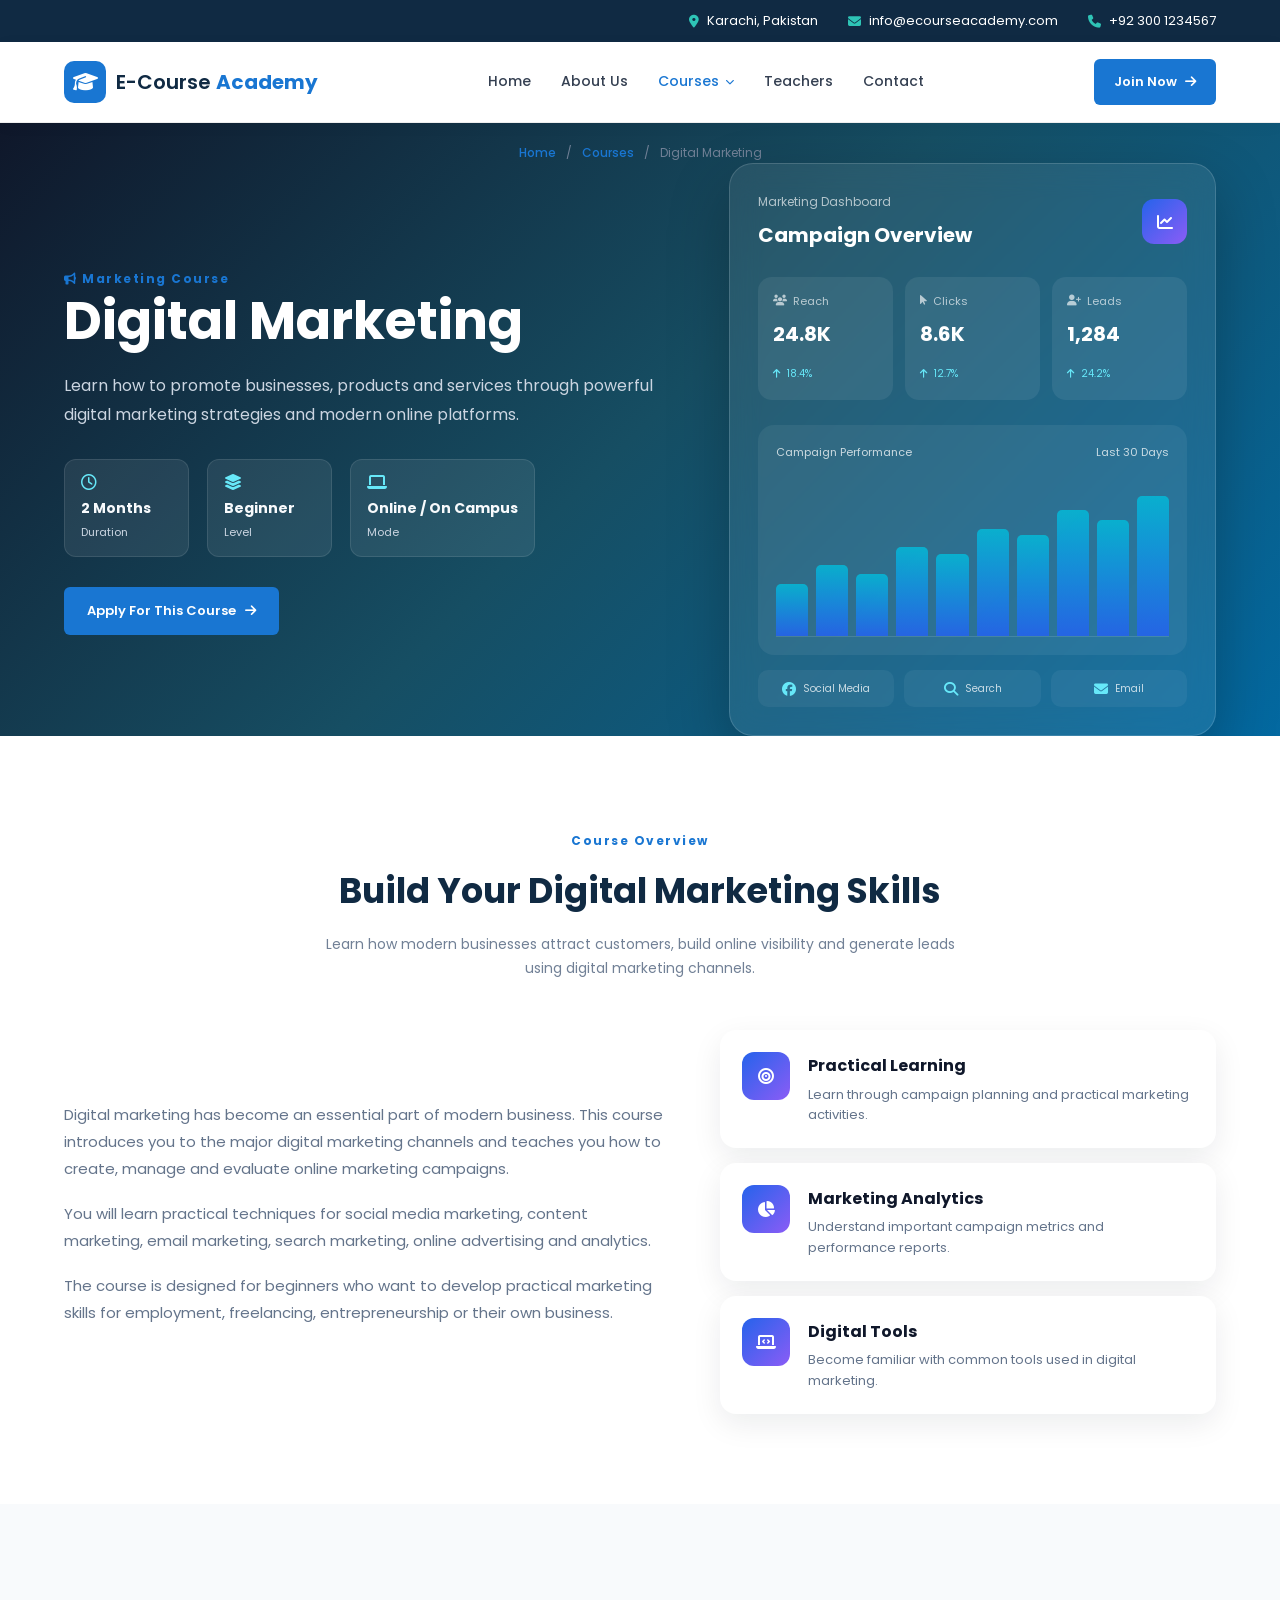
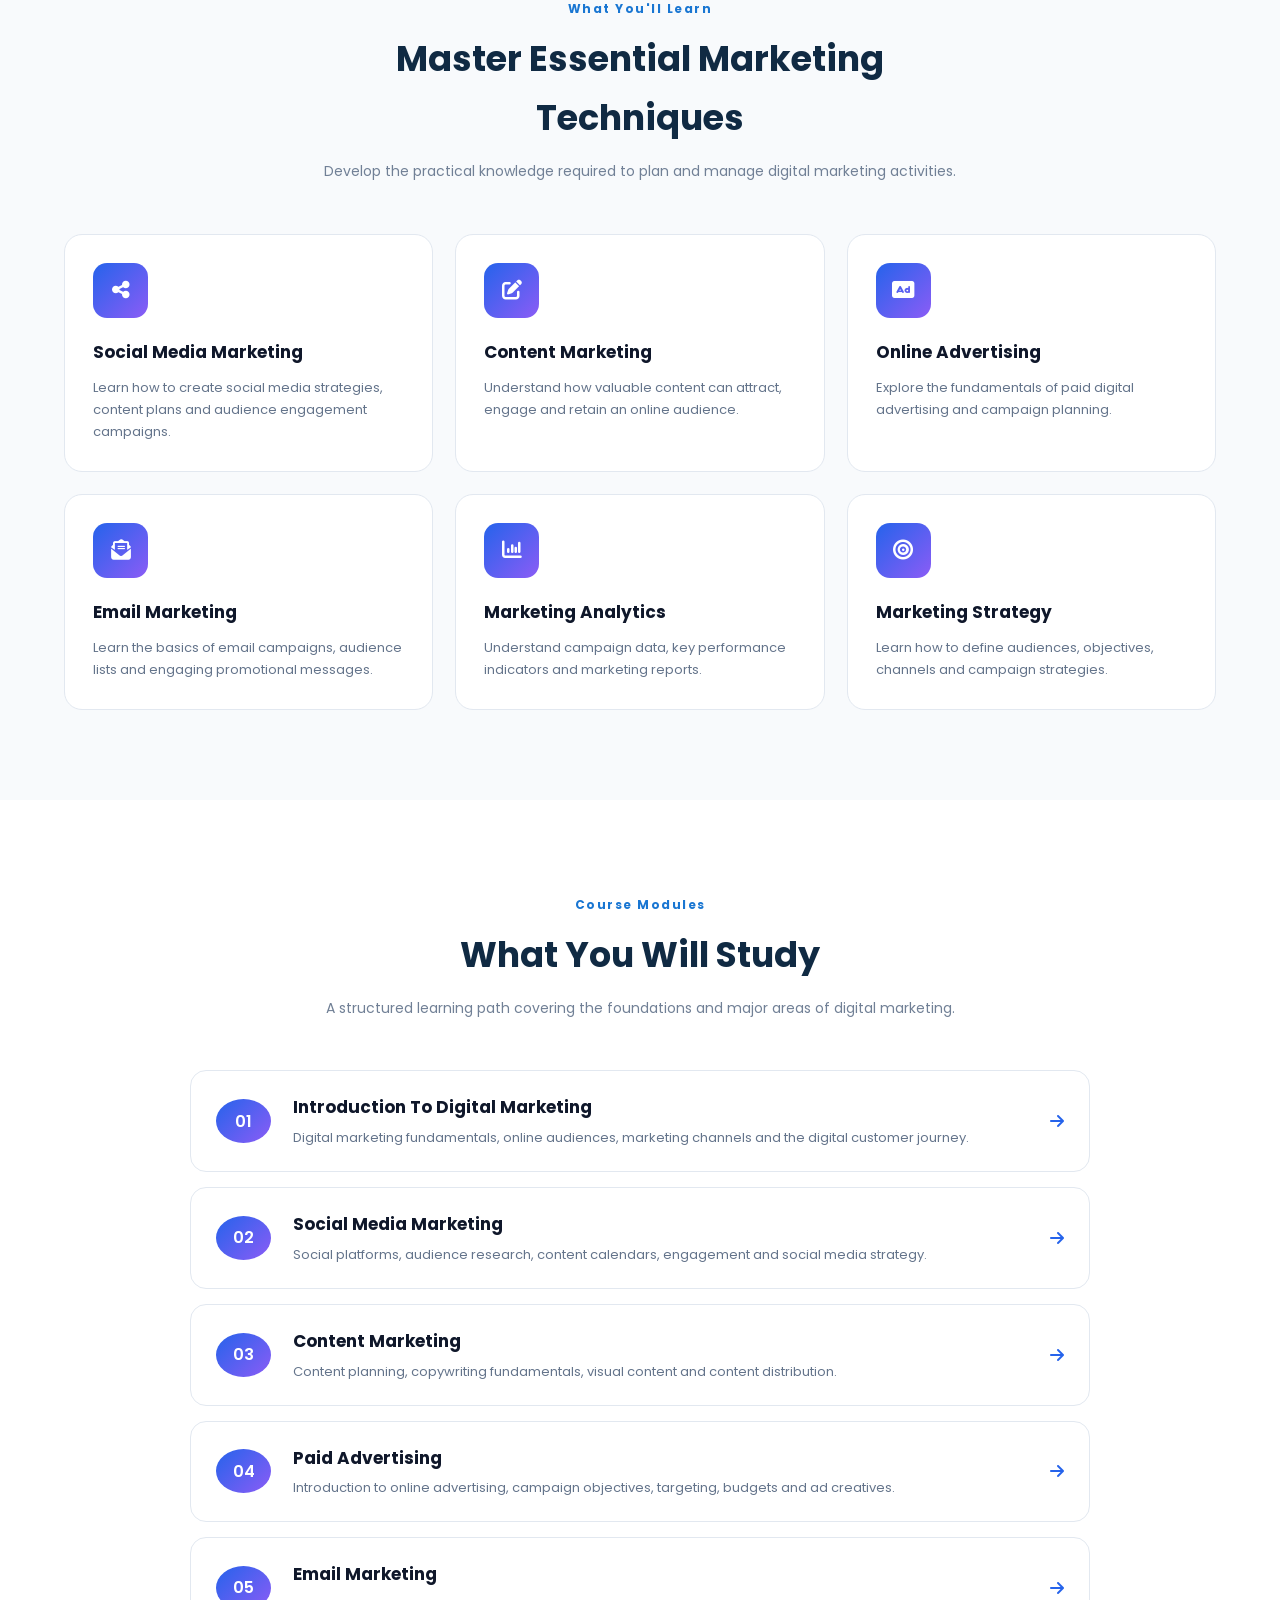
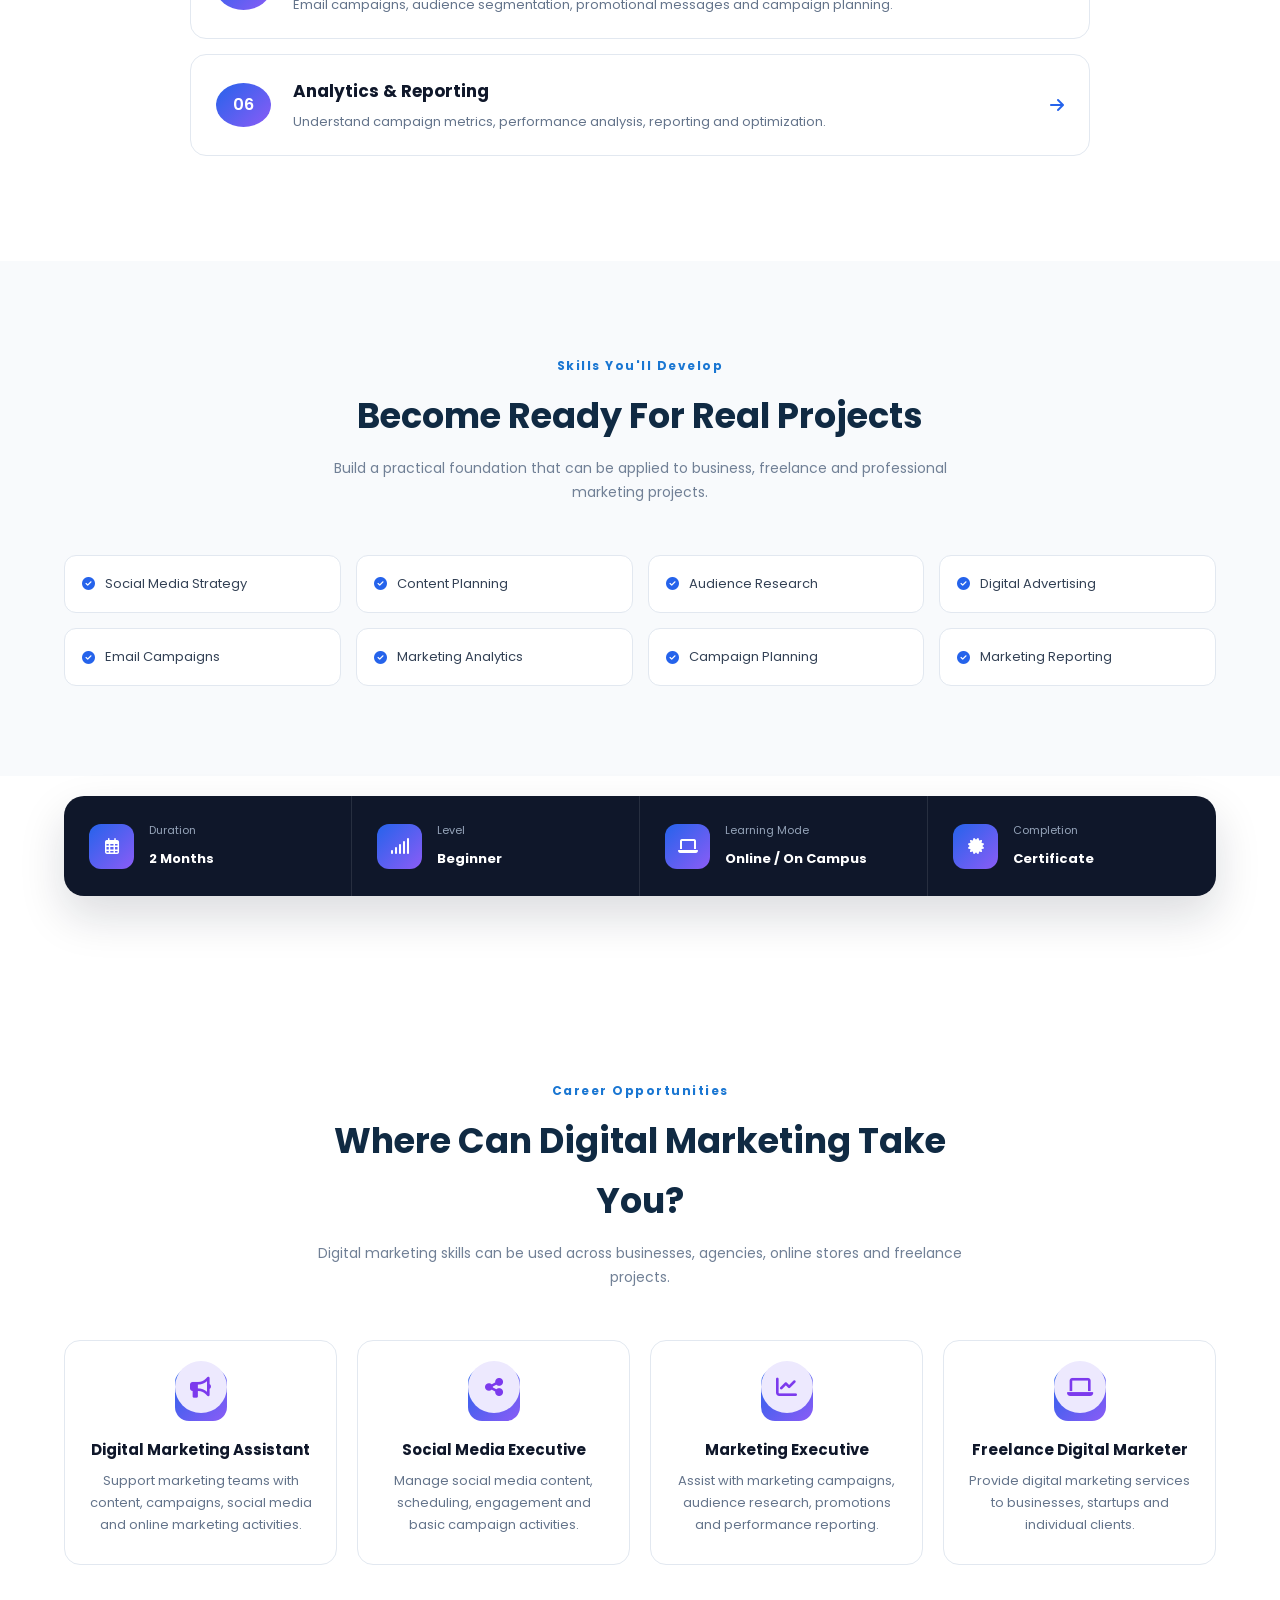
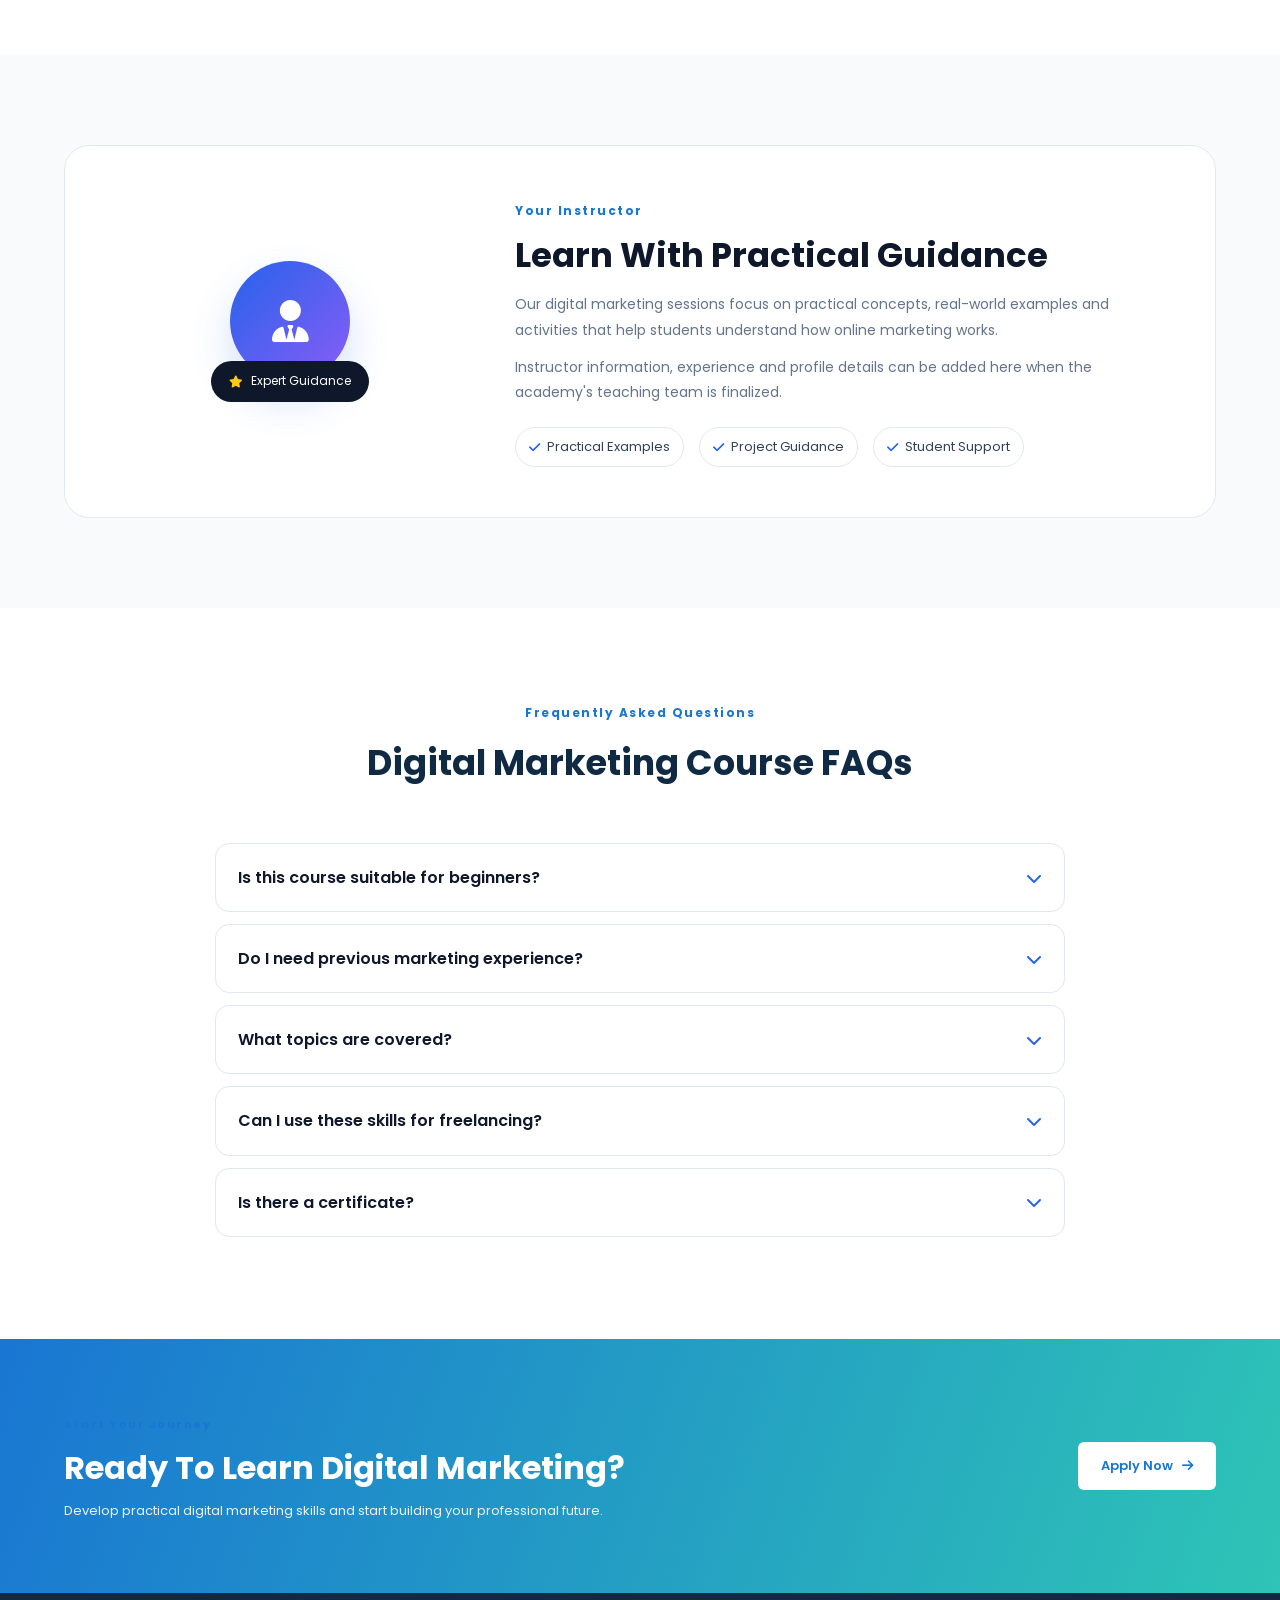
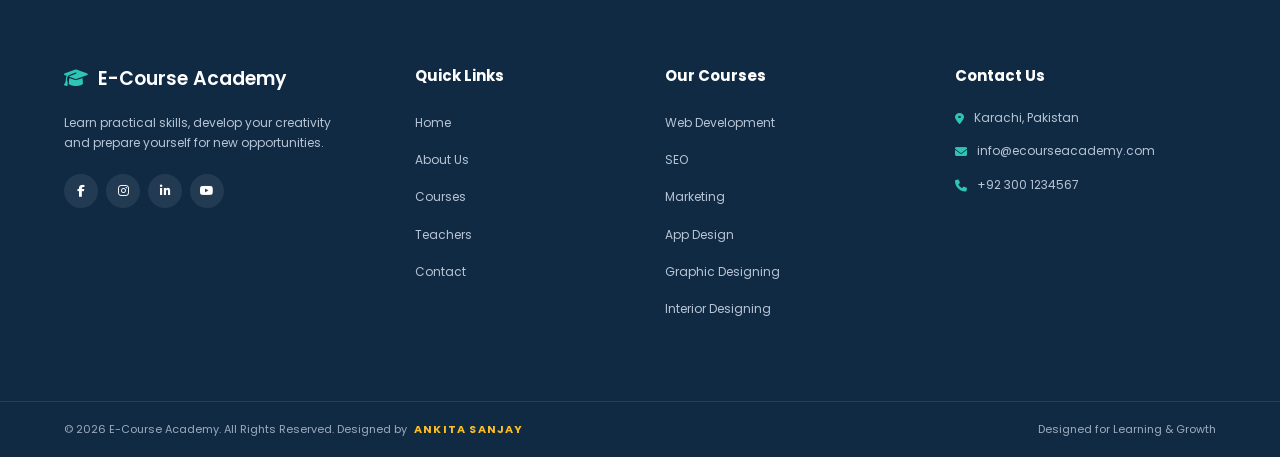
<file: marketing.html>
<!DOCTYPE html>
<html lang="en">
<head>
    <meta charset="UTF-8">
    <meta name="viewport" content="width=device-width, initial-scale=1.0">

    <title>Digital Marketing Course | E-Course Academy</title>

    <!-- Google Font -->
    <link
        href="https://fonts.googleapis.com/css2?family=Poppins:wght@300;400;500;600;700&display=swap"
        rel="stylesheet"
    >

    <!-- Font Awesome -->
    <link
        rel="stylesheet"
        href="https://cdnjs.cloudflare.com/ajax/libs/font-awesome/6.5.2/css/all.min.css"
    >

    <!-- Main CSS -->
    <link rel="stylesheet" href="style.css">
</head>

<body>

     <!-- =====================================================
     TOP BAR
===================================================== -->

<header class="top-bar">

    <div class="container top-bar-content">

        <div class="top-item">
            <i class="fa-solid fa-location-dot"></i>
            <span>Karachi, Pakistan</span>
        </div>

        <div class="top-item">
            <i class="fa-solid fa-envelope"></i>
            <span>info@ecourseacademy.com</span>
        </div>

        <div class="top-item">
            <i class="fa-solid fa-phone"></i>
            <span>+92 300 1234567</span>
        </div>

    </div>

</header>


<!-- =====================================================
     NAVBAR
===================================================== -->

<nav class="navbar">

    <div class="container nav-container">

        <!-- Logo -->
        <a href="index.html" class="logo">
            <span class="logo-icon">
                <i class="fa-solid fa-graduation-cap"></i>
            </span>

            <span>
                E-Course <strong>Academy</strong>
            </span>
        </a>


        <!-- Navigation -->
        <ul class="nav-menu">

            <li>
                <a href="index.html">Home</a>
            </li>

            <li>
                <a href="about.html">About Us</a>
            </li>


            <!-- Courses Dropdown -->
            <li class="dropdown">

                <a href="courses.html" class="active">
                    Courses
                    <i class="fa-solid fa-chevron-down"></i>
                </a>

                <ul class="dropdown-menu">

                    <li>
                        <a href="web-development.html">
                            Web Designing & Development
                        </a>
                    </li>

                    <li>
                        <a href="seo.html">
                            SEO
                        </a>
                    </li>

                    <li>
                        <a href="marketing.html">
                            Marketing
                        </a>
                    </li>

                    <li>
                        <a href="app-design.html">
                            App Design
                        </a>
                    </li>

                    <li>
                        <a href="graphic-design.html">
                            Graphic Designing
                        </a>
                    </li>

                    <li>
                        <a href="interior-design.html">
                            Interior Designing
                        </a>
                    </li>

                </ul>

            </li>


            <li>
                <a href="teachers.html">Teachers</a>
            </li>

            <li>
                <a href="contact.html">Contact</a>
            </li>

        </ul>


        <!-- Apply Button -->
        <a href="apply.html" class="apply-btn">
            Join Now
            <i class="fa-solid fa-arrow-right"></i>
        </a>


        <!-- Mobile Menu -->
        <button class="menu-toggle">
            <i class="fa-solid fa-bars"></i>
        </button>

    </div>

</nav>



    <!-- ================= COURSE HERO ================= -->
    <section class="seo-detail-hero marketing-detail-hero">

        <div class="container">

            <div class="breadcrumb">
                <a href="index.html">Home</a>
                <span>/</span>
                <a href="courses.html">Courses</a>
                <span>/</span>
                <span>Digital Marketing</span>
            </div>

            <div class="course-detail-hero-grid">

                <div class="course-detail-hero-content">

                    <span class="section-label">
                        <i class="fas fa-bullhorn"></i>
                        Marketing Course
                    </span>

                    <h1>
                        Digital Marketing
                    </h1>

                    <p>
                        Learn how to promote businesses, products and services
                        through powerful digital marketing strategies and
                        modern online platforms.
                    </p>

                    <div class="course-hero-meta">

                        <div>
                            <i class="far fa-clock"></i>
                            <strong>2 Months</strong>
                            <span>Duration</span>
                        </div>

                        <div>
                            <i class="fas fa-layer-group"></i>
                            <strong>Beginner</strong>
                            <span>Level</span>
                        </div>

                        <div>
                            <i class="fas fa-laptop"></i>
                            <strong>Online / On Campus</strong>
                            <span>Mode</span>
                        </div>

                    </div>

                    <a href="apply.html" class="btn primary-btn">
                        Apply For This Course
                        <i class="fas fa-arrow-right"></i>
                    </a>

                </div>


                <!-- Marketing Visual -->
                <div class="marketing-hero-visual">

                    <div class="marketing-dashboard">

                        <div class="marketing-dashboard-header">
                            <div>
                                <span class="dashboard-small-title">
                                    Marketing Dashboard
                                </span>
                                <h3>Campaign Overview</h3>
                            </div>

                            <div class="dashboard-icon">
                                <i class="fas fa-chart-line"></i>
                            </div>
                        </div>


                        <div class="marketing-stats">

                            <div class="marketing-stat">
                                <span>
                                    <i class="fas fa-users"></i>
                                    Reach
                                </span>

                                <strong>24.8K</strong>

                                <small>
                                    <i class="fas fa-arrow-up"></i>
                                    18.4%
                                </small>
                            </div>

                            <div class="marketing-stat">
                                <span>
                                    <i class="fas fa-mouse-pointer"></i>
                                    Clicks
                                </span>

                                <strong>8.6K</strong>

                                <small>
                                    <i class="fas fa-arrow-up"></i>
                                    12.7%
                                </small>
                            </div>

                            <div class="marketing-stat">
                                <span>
                                    <i class="fas fa-user-plus"></i>
                                    Leads
                                </span>

                                <strong>1,284</strong>

                                <small>
                                    <i class="fas fa-arrow-up"></i>
                                    24.2%
                                </small>
                            </div>

                        </div>


                        <div class="marketing-chart">

                            <div class="chart-heading">
                                <span>Campaign Performance</span>
                                <span>Last 30 Days</span>
                            </div>

                            <div class="chart-bars">

                                <span style="height: 35%;"></span>
                                <span style="height: 48%;"></span>
                                <span style="height: 42%;"></span>
                                <span style="height: 60%;"></span>
                                <span style="height: 55%;"></span>
                                <span style="height: 72%;"></span>
                                <span style="height: 68%;"></span>
                                <span style="height: 85%;"></span>
                                <span style="height: 78%;"></span>
                                <span style="height: 94%;"></span>

                            </div>

                        </div>


                        <div class="marketing-platforms">

                            <div>
                                <i class="fab fa-facebook"></i>
                                <span>Social Media</span>
                            </div>

                            <div>
                                <i class="fas fa-search"></i>
                                <span>Search</span>
                            </div>

                            <div>
                                <i class="fas fa-envelope"></i>
                                <span>Email</span>
                            </div>

                        </div>

                    </div>

                </div>

            </div>

        </div>

    </section>


    <!-- ================= OVERVIEW ================= -->
    <section class="section course-overview">

        <div class="container">

            <div class="section-heading">
                <span class="section-label">
                    Course Overview
                </span>

                <h2>
                    Build Your Digital Marketing Skills
                </h2>

                <p>
                    Learn how modern businesses attract customers, build
                    online visibility and generate leads using digital
                    marketing channels.
                </p>
            </div>


            <div class="course-overview-grid">

                <div class="course-overview-content">

                    <p>
                        Digital marketing has become an essential part of
                        modern business. This course introduces you to the
                        major digital marketing channels and teaches you how
                        to create, manage and evaluate online marketing
                        campaigns.
                    </p>

                    <p>
                        You will learn practical techniques for social media
                        marketing, content marketing, email marketing,
                        search marketing, online advertising and analytics.
                    </p>

                    <p>
                        The course is designed for beginners who want to
                        develop practical marketing skills for employment,
                        freelancing, entrepreneurship or their own business.
                    </p>

                </div>


                <div class="course-overview-cards">

                    <div class="overview-info-card">
                        <div class="overview-card-icon">
                            <i class="fas fa-bullseye"></i>
                        </div>

                        <div>
                            <h3>Practical Learning</h3>
                            <p>
                                Learn through campaign planning and
                                practical marketing activities.
                            </p>
                        </div>
                    </div>


                    <div class="overview-info-card">
                        <div class="overview-card-icon">
                            <i class="fas fa-chart-pie"></i>
                        </div>

                        <div>
                            <h3>Marketing Analytics</h3>
                            <p>
                                Understand important campaign metrics
                                and performance reports.
                            </p>
                        </div>
                    </div>


                    <div class="overview-info-card">
                        <div class="overview-card-icon">
                            <i class="fas fa-laptop-code"></i>
                        </div>

                        <div>
                            <h3>Digital Tools</h3>
                            <p>
                                Become familiar with common tools used
                                in digital marketing.
                            </p>
                        </div>
                    </div>

                </div>

            </div>

        </div>

    </section>


    <!-- ================= WHAT YOU WILL LEARN ================= -->
    <section class="section learning-outcomes-section">

        <div class="container">

            <div class="section-heading">
                <span class="section-label">
                    What You'll Learn
                </span>

                <h2>
                    Master Essential Marketing Techniques
                </h2>

                <p>
                    Develop the practical knowledge required to plan and
                    manage digital marketing activities.
                </p>
            </div>


            <div class="learning-outcomes-grid">

                <div class="learning-outcome-card">

                    <div class="outcome-icon">
                        <i class="fas fa-share-nodes"></i>
                    </div>

                    <h3>Social Media Marketing</h3>

                    <p>
                        Learn how to create social media strategies,
                        content plans and audience engagement campaigns.
                    </p>

                </div>


                <div class="learning-outcome-card">

                    <div class="outcome-icon">
                        <i class="fas fa-pen-to-square"></i>
                    </div>

                    <h3>Content Marketing</h3>

                    <p>
                        Understand how valuable content can attract,
                        engage and retain an online audience.
                    </p>

                </div>


                <div class="learning-outcome-card">

                    <div class="outcome-icon">
                        <i class="fas fa-ad"></i>
                    </div>

                    <h3>Online Advertising</h3>

                    <p>
                        Explore the fundamentals of paid digital
                        advertising and campaign planning.
                    </p>

                </div>


                <div class="learning-outcome-card">

                    <div class="outcome-icon">
                        <i class="fas fa-envelope-open-text"></i>
                    </div>

                    <h3>Email Marketing</h3>

                    <p>
                        Learn the basics of email campaigns, audience
                        lists and engaging promotional messages.
                    </p>

                </div>


                <div class="learning-outcome-card">

                    <div class="outcome-icon">
                        <i class="fas fa-chart-column"></i>
                    </div>

                    <h3>Marketing Analytics</h3>

                    <p>
                        Understand campaign data, key performance
                        indicators and marketing reports.
                    </p>

                </div>


                <div class="learning-outcome-card">

                    <div class="outcome-icon">
                        <i class="fas fa-bullseye"></i>
                    </div>

                    <h3>Marketing Strategy</h3>

                    <p>
                        Learn how to define audiences, objectives,
                        channels and campaign strategies.
                    </p>

                </div>

            </div>

        </div>

    </section>


    <!-- ================= MODULES ================= -->
    <section class="section modules-section">

        <div class="container">

            <div class="section-heading">
                <span class="section-label">
                    Course Modules
                </span>

                <h2>
                    What You Will Study
                </h2>

                <p>
                    A structured learning path covering the foundations
                    and major areas of digital marketing.
                </p>
            </div>


            <div class="modules-list">

                <div class="module-card">

                    <div class="module-number">
                        01
                    </div>

                    <div class="module-content">
                        <h3>Introduction To Digital Marketing</h3>

                        <p>
                            Digital marketing fundamentals, online
                            audiences, marketing channels and the digital
                            customer journey.
                        </p>
                    </div>

                    <i class="fas fa-arrow-right"></i>

                </div>


                <div class="module-card">

                    <div class="module-number">
                        02
                    </div>

                    <div class="module-content">
                        <h3>Social Media Marketing</h3>

                        <p>
                            Social platforms, audience research, content
                            calendars, engagement and social media strategy.
                        </p>
                    </div>

                    <i class="fas fa-arrow-right"></i>

                </div>


                <div class="module-card">

                    <div class="module-number">
                        03
                    </div>

                    <div class="module-content">
                        <h3>Content Marketing</h3>

                        <p>
                            Content planning, copywriting fundamentals,
                            visual content and content distribution.
                        </p>
                    </div>

                    <i class="fas fa-arrow-right"></i>

                </div>


                <div class="module-card">

                    <div class="module-number">
                        04
                    </div>

                    <div class="module-content">
                        <h3>Paid Advertising</h3>

                        <p>
                            Introduction to online advertising, campaign
                            objectives, targeting, budgets and ad creatives.
                        </p>
                    </div>

                    <i class="fas fa-arrow-right"></i>

                </div>


                <div class="module-card">

                    <div class="module-number">
                        05
                    </div>

                    <div class="module-content">
                        <h3>Email Marketing</h3>

                        <p>
                            Email campaigns, audience segmentation,
                            promotional messages and campaign planning.
                        </p>
                    </div>

                    <i class="fas fa-arrow-right"></i>

                </div>


                <div class="module-card">

                    <div class="module-number">
                        06
                    </div>

                    <div class="module-content">
                        <h3>Analytics & Reporting</h3>

                        <p>
                            Understand campaign metrics, performance
                            analysis, reporting and optimization.
                        </p>
                    </div>

                    <i class="fas fa-arrow-right"></i>

                </div>

            </div>

        </div>

    </section>


    <!-- ================= SKILLS ================= -->
    <section class="section skills-section">

        <div class="container">

            <div class="section-heading">
                <span class="section-label">
                    Skills You'll Develop
                </span>

                <h2>
                    Become Ready For Real Projects
                </h2>

                <p>
                    Build a practical foundation that can be applied to
                    business, freelance and professional marketing projects.
                </p>
            </div>


            <div class="skills-grid">

                <div class="skill-item">
                    <i class="fas fa-check-circle"></i>
                    <span>Social Media Strategy</span>
                </div>

                <div class="skill-item">
                    <i class="fas fa-check-circle"></i>
                    <span>Content Planning</span>
                </div>

                <div class="skill-item">
                    <i class="fas fa-check-circle"></i>
                    <span>Audience Research</span>
                </div>

                <div class="skill-item">
                    <i class="fas fa-check-circle"></i>
                    <span>Digital Advertising</span>
                </div>

                <div class="skill-item">
                    <i class="fas fa-check-circle"></i>
                    <span>Email Campaigns</span>
                </div>

                <div class="skill-item">
                    <i class="fas fa-check-circle"></i>
                    <span>Marketing Analytics</span>
                </div>

                <div class="skill-item">
                    <i class="fas fa-check-circle"></i>
                    <span>Campaign Planning</span>
                </div>

                <div class="skill-item">
                    <i class="fas fa-check-circle"></i>
                    <span>Marketing Reporting</span>
                </div>

            </div>

        </div>

    </section>


    <!-- ================= COURSE DETAILS ================= -->
    <section class="section course-details-section">

        <div class="container">

            <div class="course-details-box">

                <div class="course-detail-item">

                    <div class="course-detail-icon">
                        <i class="far fa-calendar-days"></i>
                    </div>

                    <div>
                        <span>Duration</span>
                        <strong>2 Months</strong>
                    </div>

                </div>


                <div class="course-detail-item">

                    <div class="course-detail-icon">
                        <i class="fas fa-signal"></i>
                    </div>

                    <div>
                        <span>Level</span>
                        <strong>Beginner</strong>
                    </div>

                </div>


                <div class="course-detail-item">

                    <div class="course-detail-icon">
                        <i class="fas fa-laptop"></i>
                    </div>

                    <div>
                        <span>Learning Mode</span>
                        <strong>Online / On Campus</strong>
                    </div>

                </div>


                <div class="course-detail-item">

                    <div class="course-detail-icon">
                        <i class="fas fa-certificate"></i>
                    </div>

                    <div>
                        <span>Completion</span>
                        <strong>Certificate</strong>
                    </div>

                </div>

            </div>

        </div>

    </section>


    <!-- ================= CAREER OPPORTUNITIES ================= -->
    <section class="section career-section">

        <div class="container">

            <div class="section-heading">
                <span class="section-label">
                    Career Opportunities
                </span>

                <h2>
                    Where Can Digital Marketing Take You?
                </h2>

                <p>
                    Digital marketing skills can be used across businesses,
                    agencies, online stores and freelance projects.
                </p>
            </div>


            <div class="career-grid">

                <div class="career-card">

                    <div class="career-icon">
                        <i class="fas fa-bullhorn"></i>
                    </div>

                    <h3>Digital Marketing Assistant</h3>

                    <p>
                        Support marketing teams with content, campaigns,
                        social media and online marketing activities.
                    </p>

                </div>


                <div class="career-card">

                    <div class="career-icon">
                        <i class="fas fa-share-nodes"></i>
                    </div>

                    <h3>Social Media Executive</h3>

                    <p>
                        Manage social media content, scheduling, engagement
                        and basic campaign activities.
                    </p>

                </div>


                <div class="career-card">

                    <div class="career-icon">
                        <i class="fas fa-chart-line"></i>
                    </div>

                    <h3>Marketing Executive</h3>

                    <p>
                        Assist with marketing campaigns, audience research,
                        promotions and performance reporting.
                    </p>

                </div>


                <div class="career-card">

                    <div class="career-icon">
                        <i class="fas fa-laptop"></i>
                    </div>

                    <h3>Freelance Digital Marketer</h3>

                    <p>
                        Provide digital marketing services to businesses,
                        startups and individual clients.
                    </p>

                </div>

            </div>

        </div>

    </section>


    <!-- ================= INSTRUCTOR ================= -->
    <section class="section instructor-section">

        <div class="container">

            <div class="instructor-box">

                <div class="instructor-visual">

                    <div class="instructor-avatar">
                        <i class="fas fa-user-tie"></i>
                    </div>

                    <div class="instructor-badge">
                        <i class="fas fa-star"></i>
                        <span>Expert Guidance</span>
                    </div>

                </div>


                <div class="instructor-content">

                    <span class="section-label">
                        Your Instructor
                    </span>

                    <h2>
                        Learn With Practical Guidance
                    </h2>

                    <p>
                        Our digital marketing sessions focus on practical
                        concepts, real-world examples and activities that
                        help students understand how online marketing works.
                    </p>

                    <p>
                        Instructor information, experience and profile
                        details can be added here when the academy's teaching
                        team is finalized.
                    </p>

                    <div class="instructor-features">

                        <span>
                            <i class="fas fa-check"></i>
                            Practical Examples
                        </span>

                        <span>
                            <i class="fas fa-check"></i>
                            Project Guidance
                        </span>

                        <span>
                            <i class="fas fa-check"></i>
                            Student Support
                        </span>

                    </div>

                </div>

            </div>

        </div>

    </section>


    <!-- ================= FAQ ================= -->
    <section class="section faq-section">

        <div class="container">

            <div class="section-heading">

                <span class="section-label">
                    Frequently Asked Questions
                </span>

                <h2>
                    Digital Marketing Course FAQs
                </h2>

            </div>


            <div class="faq-container">

                <details>
                    <summary>
                        Is this course suitable for beginners?
                        <i class="fas fa-chevron-down"></i>
                    </summary>

                    <p>
                        Yes. The course starts with the fundamentals of
                        digital marketing and gradually introduces practical
                        marketing techniques.
                    </p>
                </details>


                <details>
                    <summary>
                        Do I need previous marketing experience?
                        <i class="fas fa-chevron-down"></i>
                    </summary>

                    <p>
                        No. Previous professional marketing experience is
                        not required to start this course.
                    </p>
                </details>


                <details>
                    <summary>
                        What topics are covered?
                        <i class="fas fa-chevron-down"></i>
                    </summary>

                    <p>
                        The course covers digital marketing fundamentals,
                        social media marketing, content marketing, online
                        advertising, email marketing and analytics.
                    </p>
                </details>


                <details>
                    <summary>
                        Can I use these skills for freelancing?
                        <i class="fas fa-chevron-down"></i>
                    </summary>

                    <p>
                        Yes. The skills introduced in this course can be
                        applied to freelance services such as social media
                        management, content marketing and digital marketing
                        assistance.
                    </p>
                </details>


                <details>
                    <summary>
                        Is there a certificate?
                        <i class="fas fa-chevron-down"></i>
                    </summary>

                    <p>
                        Students who successfully complete the course can
                        receive a course completion certificate according to
                        the academy's certification policy.
                    </p>
                </details>

            </div>

        </div>

    </section>


    <!-- ================= CTA ================= -->
    <section class="cta-section">

        <div class="container cta-container">

            <div>
                <span class="section-label">
                    Start Your Journey
                </span>

                <h2>
                    Ready To Learn Digital Marketing?
                </h2>

                <p>
                    Develop practical digital marketing skills and start
                    building your professional future.
                </p>
            </div>

            <a href="apply.html" class="btn white-btn">
                Apply Now
                <i class="fas fa-arrow-right"></i>
            </a>

        </div>

    </section>


    
    <!-- =====================================================
     FOOTER
===================================================== -->

<footer class="footer">

    <div class="container footer-grid">


        <!-- About -->

        <div class="footer-column">

            <a href="index.html" class="footer-logo">

                <i class="fa-solid fa-graduation-cap"></i>

                E-Course Academy

            </a>

            <p>
                Learn practical skills, develop your
                creativity and prepare yourself for
                new opportunities.
            </p>


            <div class="social-links">

                <a href="#">
                    <i class="fa-brands fa-facebook-f"></i>
                </a>

                <a href="#">
                    <i class="fa-brands fa-instagram"></i>
                </a>

                <a href="#">
                    <i class="fa-brands fa-linkedin-in"></i>
                </a>

                <a href="#">
                    <i class="fa-brands fa-youtube"></i>
                </a>

            </div>

        </div>


        <!-- Quick Links -->

        <div class="footer-column">

            <h3>
                Quick Links
            </h3>

            <ul>

                <li>
                    <a href="index.html">Home</a>
                </li>

                <li>
                    <a href="about.html">About Us</a>
                </li>

                <li>
                    <a href="courses.html">Courses</a>
                </li>

                <li>
                    <a href="teachers.html">Teachers</a>
                </li>

                <li>
                    <a href="contact.html">Contact</a>
                </li>

            </ul>

        </div>


        <!-- Courses -->

        <div class="footer-column">

            <h3>
                Our Courses
            </h3>

            <ul>

                <li>
                    <a href="web-development.html">
                        Web Development
                    </a>
                </li>

                <li>
                    <a href="seo.html">
                        SEO
                    </a>
                </li>

                <li>
                    <a href="marketing.html">
                        Marketing
                    </a>
                </li>

                <li>
                    <a href="app-design.html">
                        App Design
                    </a>
                </li>

                <li>
                    <a href="graphic-design.html">
                        Graphic Designing
                    </a>
                </li>

                <li>
                    <a href="courses/interior-design.html">
                        Interior Designing
                    </a>
                </li>

            </ul>

        </div>


        <!-- Contact -->

        <div class="footer-column">

            <h3>
                Contact Us
            </h3>


            <div class="footer-contact">

                <p>
                    <i class="fa-solid fa-location-dot"></i>
                    Karachi, Pakistan
                </p>

                <p>
                    <i class="fa-solid fa-envelope"></i>
                    info@ecourseacademy.com
                </p>

                <p>
                    <i class="fa-solid fa-phone"></i>
                    +92 300 1234567
                </p>

            </div>

        </div>


    </div>


    <div class="footer-bottom">

        <div class="container">

            <p>
                © 2026 E-Course Academy. All Rights Reserved. Designed by <span>ANKITA SANJAY</span>
            </p>

            <p>
                Designed for Learning & Growth
            </p>

        </div>

    </div>

</footer>


    <!-- JavaScript -->

    <script src="script.js"></script>


</body>
</html>
</file>
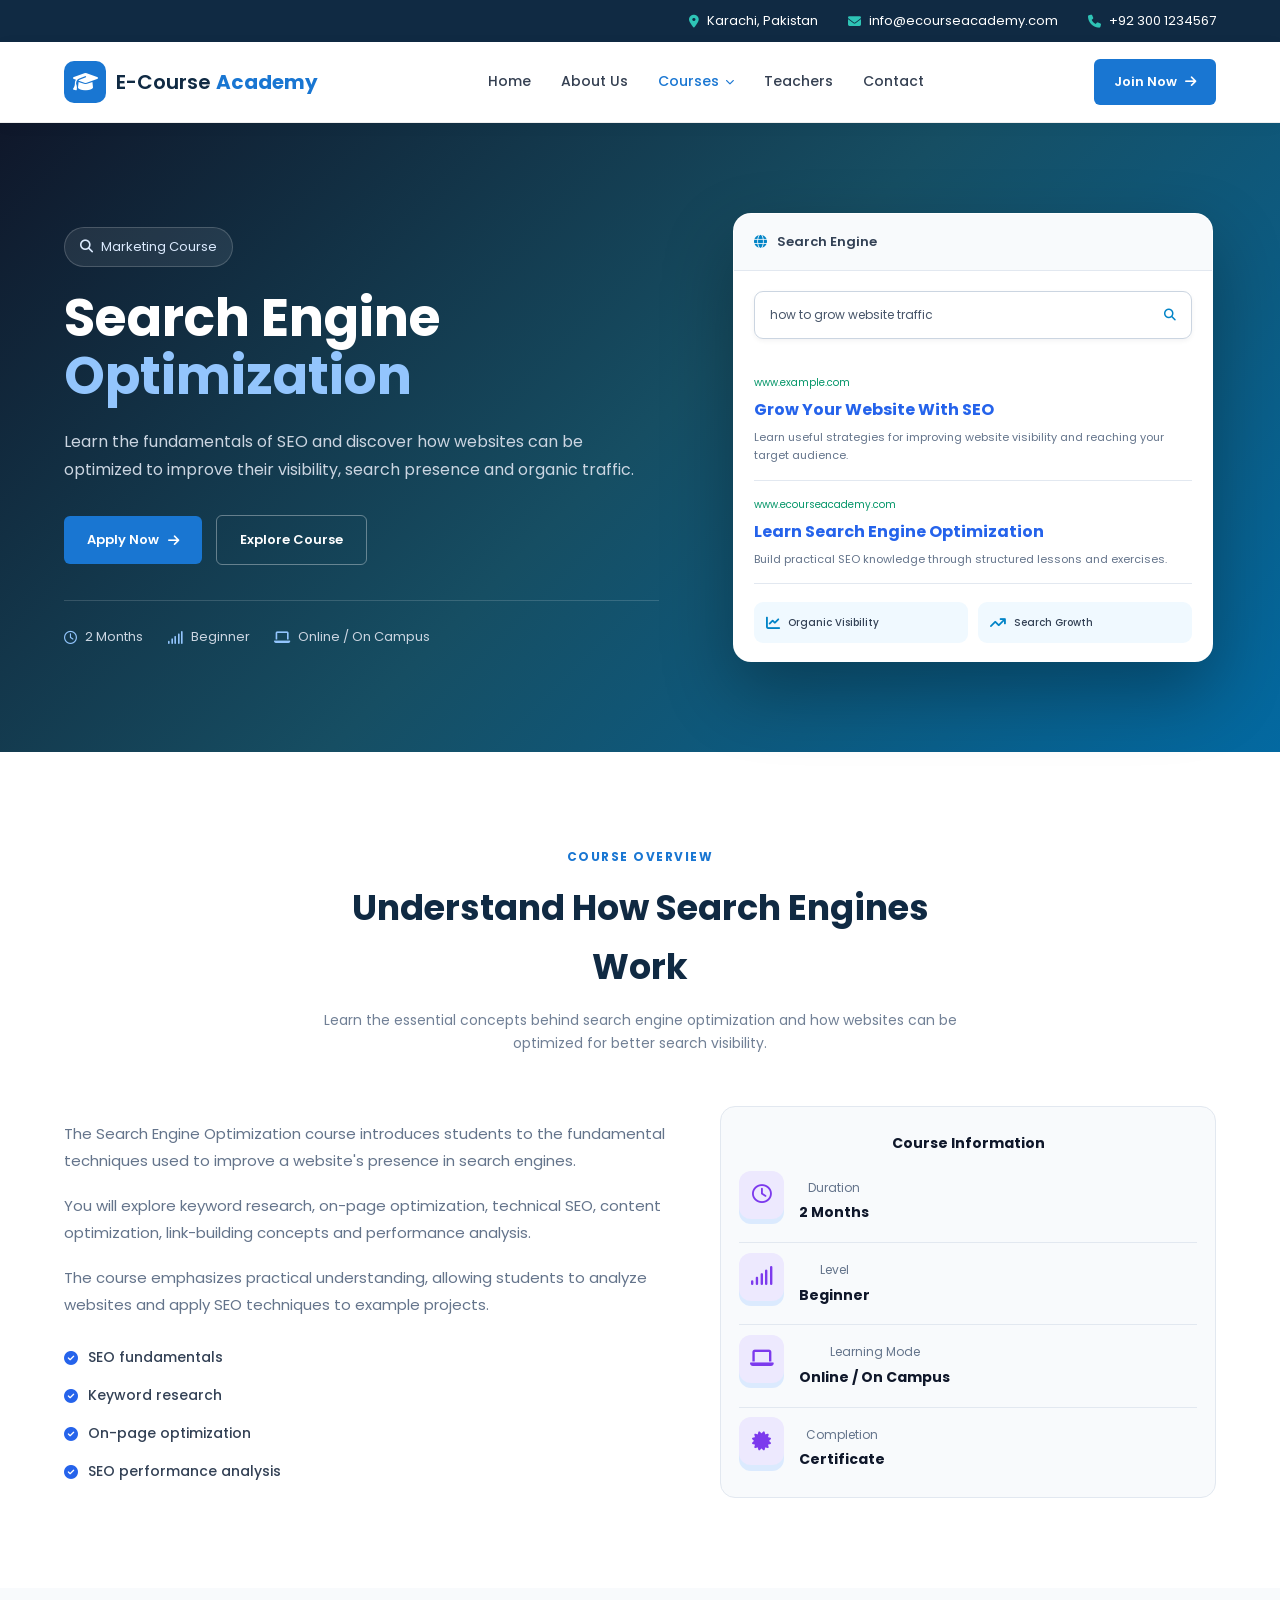
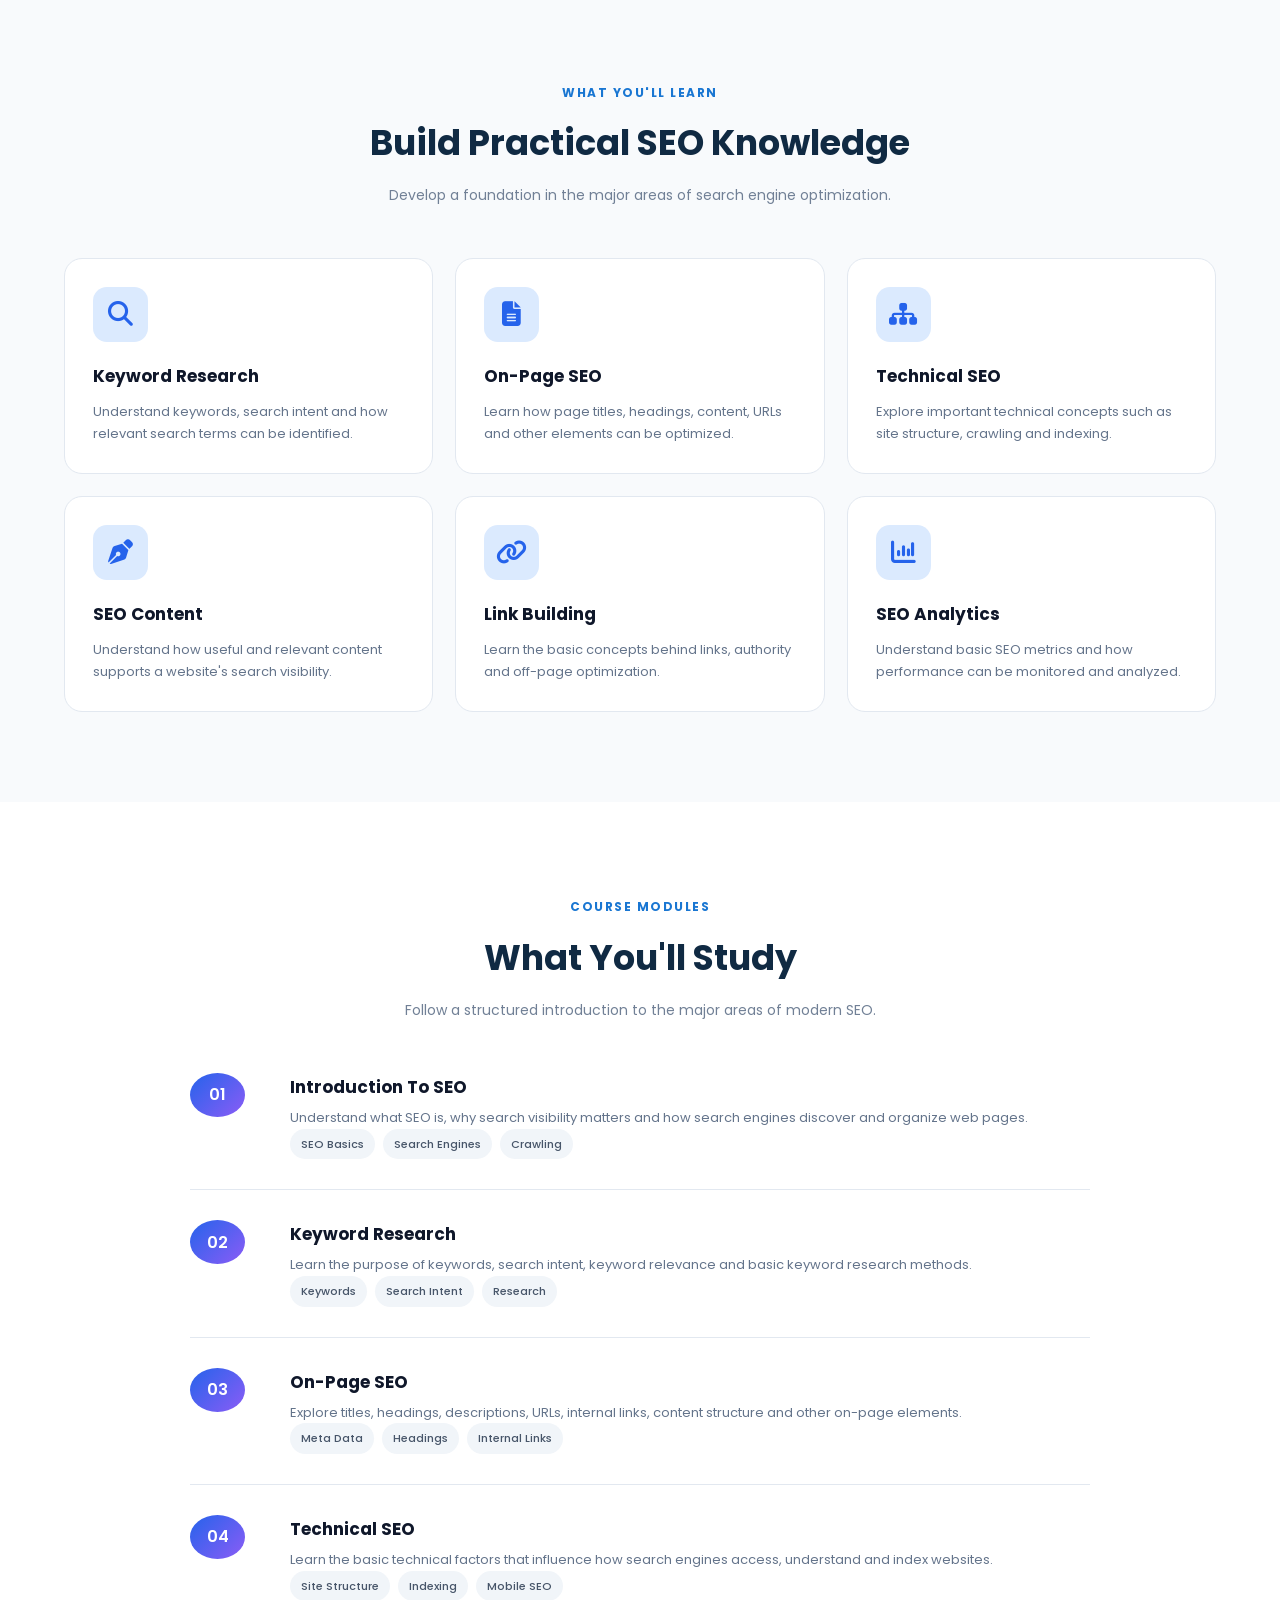
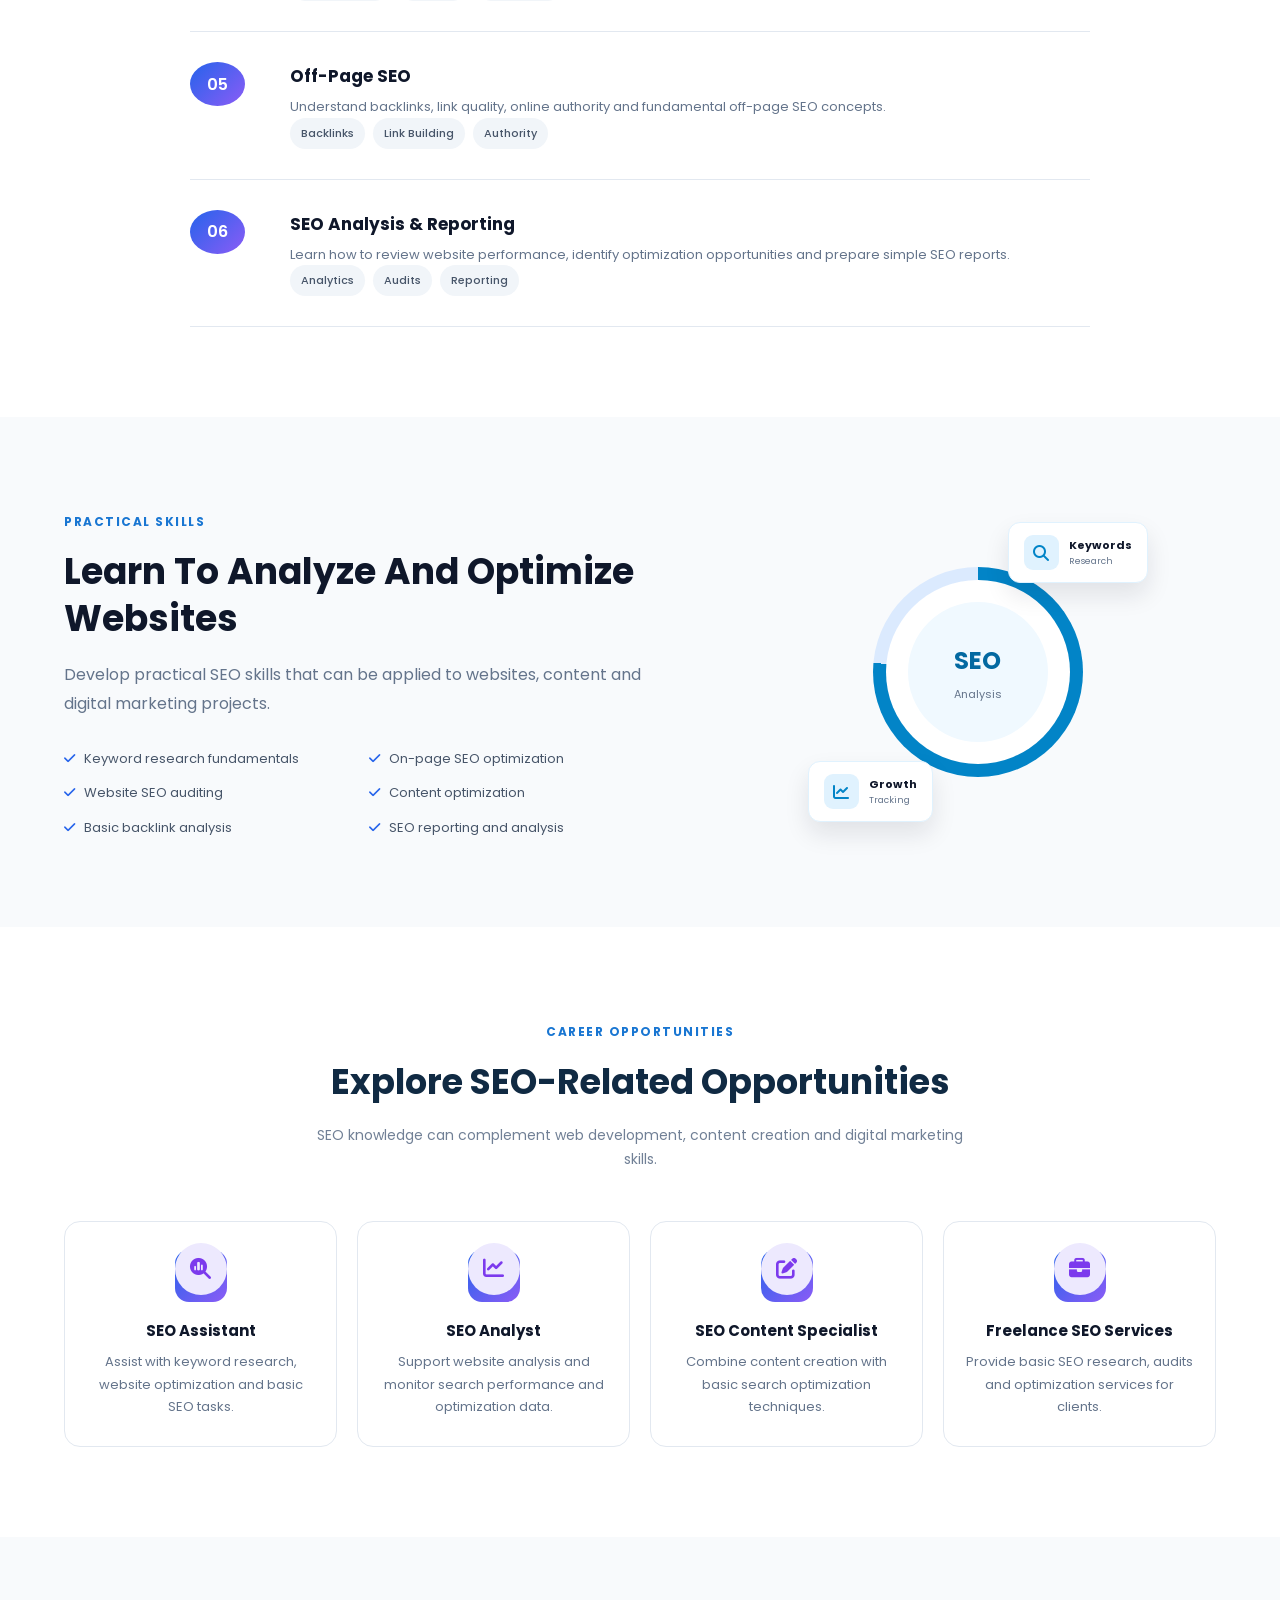
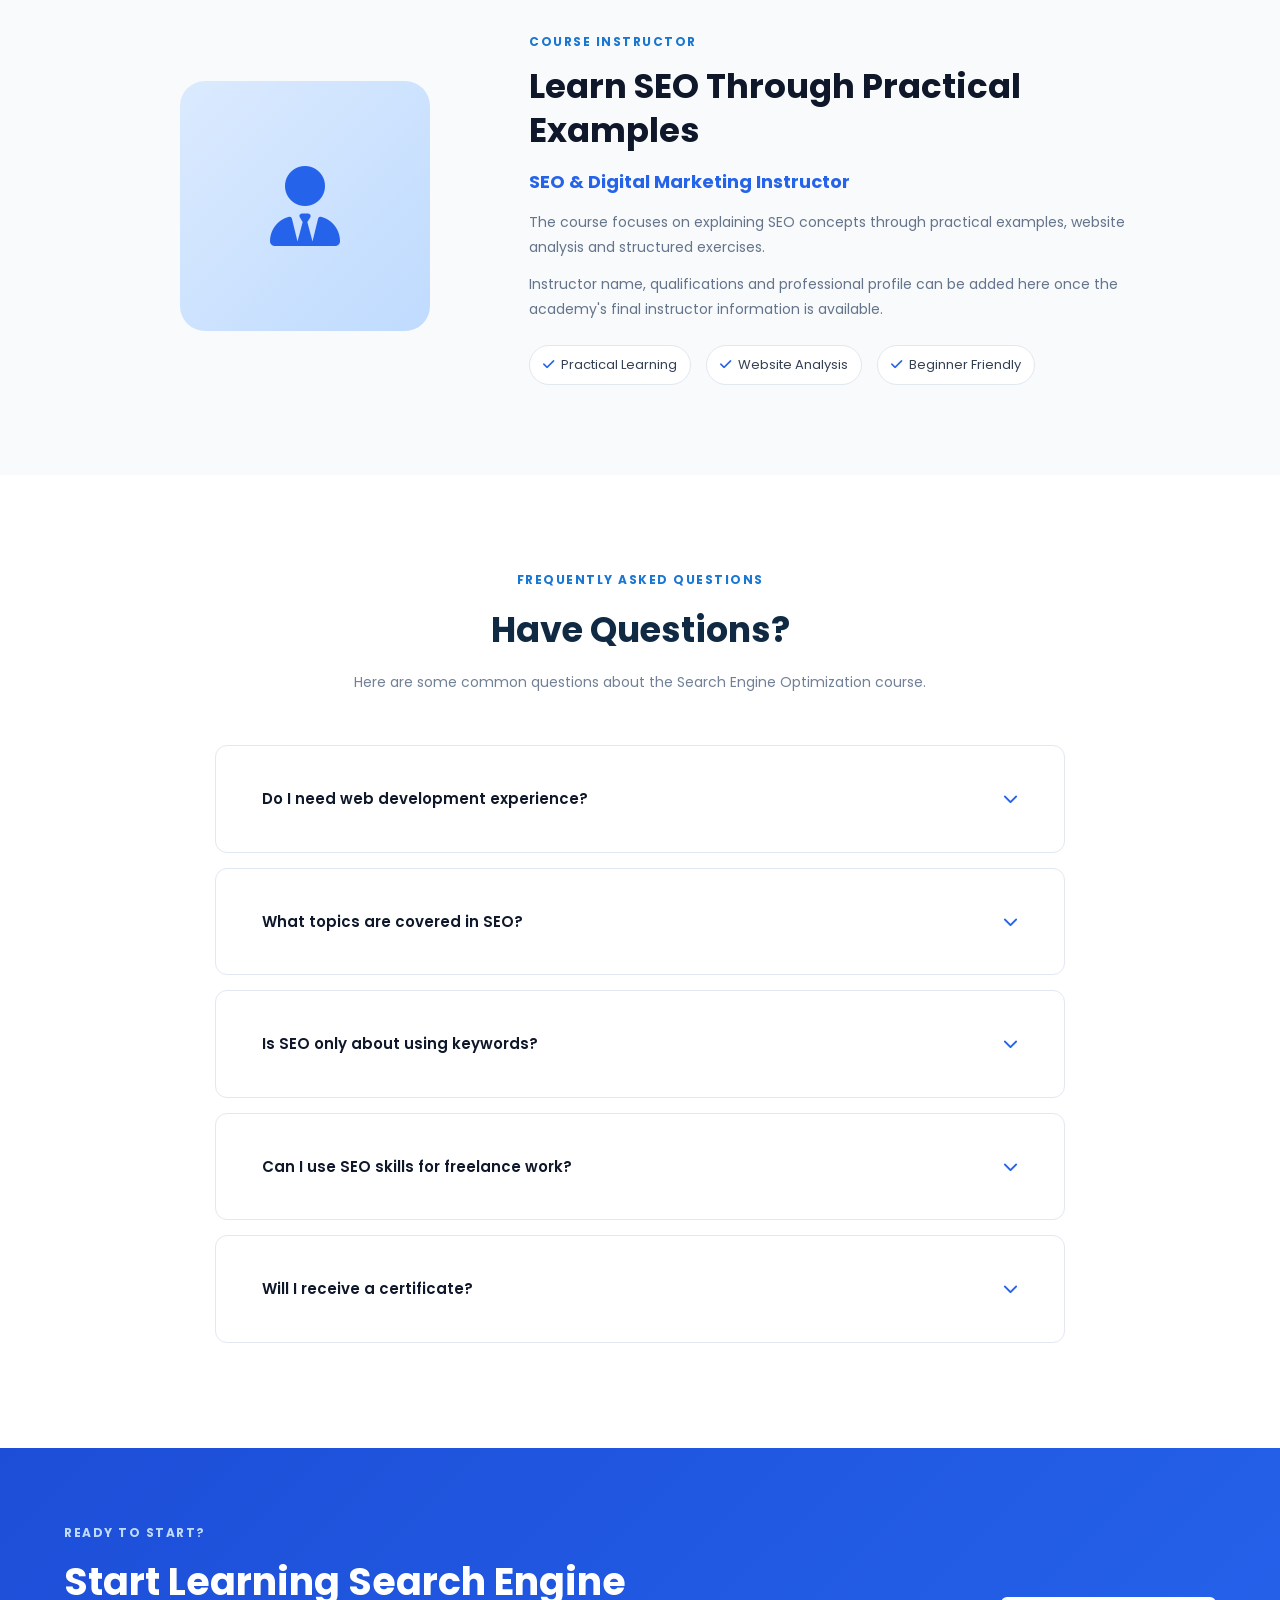
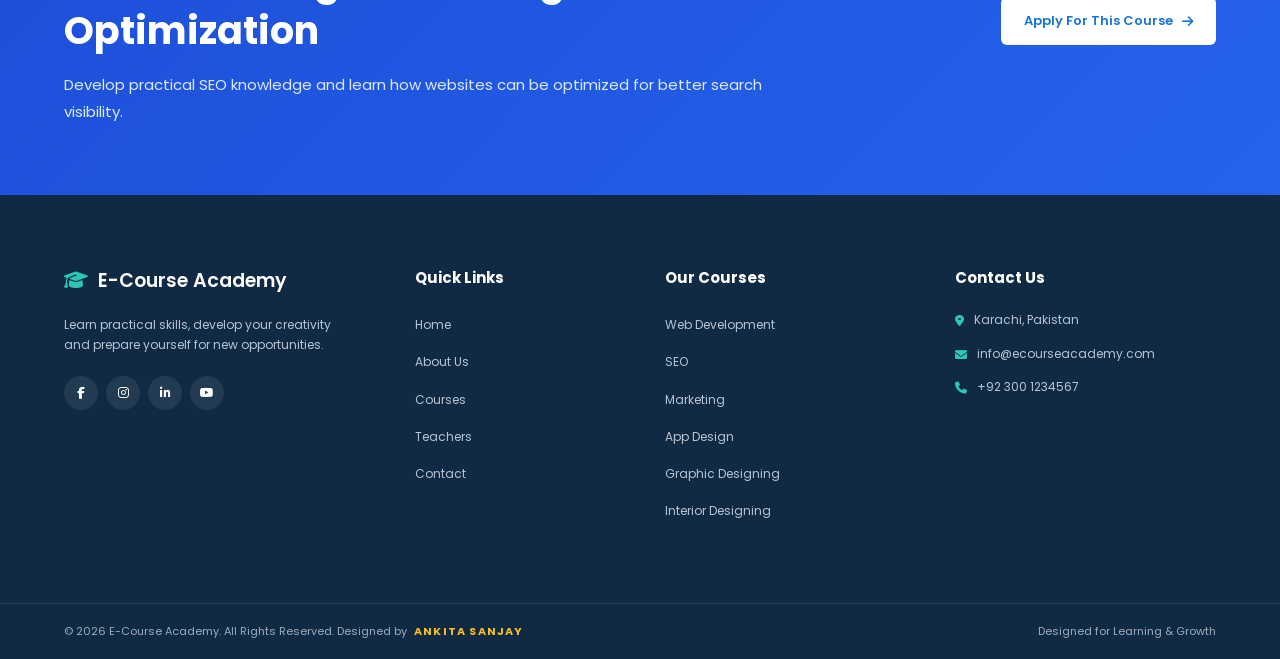
<file: seo.html>
<!DOCTYPE html>
<html lang="en">

<head>
    <meta charset="UTF-8">

    <meta
        name="viewport"
        content="width=device-width, initial-scale=1.0">

    <title>Search Engine Optimization | E-Course Academy</title>

    <!-- Google Font -->
    <link
        href="https://fonts.googleapis.com/css2?family=Poppins:wght@300;400;500;600;700&display=swap"
        rel="stylesheet">

    <!-- Font Awesome -->
    <link
        rel="stylesheet"
        href="https://cdnjs.cloudflare.com/ajax/libs/font-awesome/6.5.2/css/all.min.css">

    <!-- Main CSS -->
    <link rel="stylesheet" href="style.css">
</head>

<body>


    <!-- =====================================================
     TOP BAR
===================================================== -->

<header class="top-bar">

    <div class="container top-bar-content">

        <div class="top-item">
            <i class="fa-solid fa-location-dot"></i>
            <span>Karachi, Pakistan</span>
        </div>

        <div class="top-item">
            <i class="fa-solid fa-envelope"></i>
            <span>info@ecourseacademy.com</span>
        </div>

        <div class="top-item">
            <i class="fa-solid fa-phone"></i>
            <span>+92 300 1234567</span>
        </div>

    </div>

</header>


<!-- =====================================================
     NAVBAR
===================================================== -->

<nav class="navbar">

    <div class="container nav-container">

        <!-- Logo -->
        <a href="index.html" class="logo">
            <span class="logo-icon">
                <i class="fa-solid fa-graduation-cap"></i>
            </span>

            <span>
                E-Course <strong>Academy</strong>
            </span>
        </a>


        <!-- Navigation -->
        <ul class="nav-menu">

            <li>
                <a href="index.html">Home</a>
            </li>

            <li>
                <a href="about.html">About Us</a>
            </li>


            <!-- Courses Dropdown -->
            <li class="dropdown">

                <a href="courses.html" class="active">
                    Courses
                    <i class="fa-solid fa-chevron-down"></i>
                </a>

                <ul class="dropdown-menu">

                    <li>
                        <a href="web-development.html">
                            Web Designing & Development
                        </a>
                    </li>

                    <li>
                        <a href="seo.html">
                            SEO
                        </a>
                    </li>

                    <li>
                        <a href="marketing.html">
                            Marketing
                        </a>
                    </li>

                    <li>
                        <a href="app-design.html">
                            App Design
                        </a>
                    </li>

                    <li>
                        <a href="graphic-design.html">
                            Graphic Designing
                        </a>
                    </li>

                    <li>
                        <a href="interior-design.html">
                            Interior Designing
                        </a>
                    </li>

                </ul>

            </li>


            <li>
                <a href="teachers.html">Teachers</a>
            </li>

            <li>
                <a href="contact.html">Contact</a>
            </li>

        </ul>


        <!-- Apply Button -->
        <a href="apply.html" class="apply-btn">
            Join Now
            <i class="fa-solid fa-arrow-right"></i>
        </a>


        <!-- Mobile Menu -->
        <button class="menu-toggle">
            <i class="fa-solid fa-bars"></i>
        </button>

    </div>

</nav>


    <!-- =====================================================
         COURSE HERO
    ====================================================== -->

    <section class="course-detail-hero seo-detail-hero">

        <div class="container course-detail-hero-grid">


            <div class="course-detail-hero-content">

                <div class="course-detail-badge">

                    <i class="fa-solid fa-magnifying-glass"></i>

                    Marketing Course

                </div>


                <h1>
                    Search Engine
                    <span>Optimization</span>
                </h1>


                <p>
                    Learn the fundamentals of SEO and discover how
                    websites can be optimized to improve their visibility,
                    search presence and organic traffic.
                </p>


                <div class="course-hero-buttons">

                    <a
                        href="apply.html"
                        class="btn primary-btn">

                        Apply Now
                        <i class="fa-solid fa-arrow-right"></i>

                    </a>


                    <a
                        href="#course-overview"
                        class="btn outline-btn">

                        Explore Course

                    </a>

                </div>


                <div class="course-hero-highlights">

                    <div>

                        <i class="fa-regular fa-clock"></i>

                        <span>
                            2 Months
                        </span>

                    </div>


                    <div>

                        <i class="fa-solid fa-signal"></i>

                        <span>
                            Beginner
                        </span>

                    </div>


                    <div>

                        <i class="fa-solid fa-laptop"></i>

                        <span>
                            Online / On Campus
                        </span>

                    </div>

                </div>

            </div>



            <!-- SEO Visual -->

            <div class="course-detail-hero-visual">

                <div class="seo-search-window">

                    <div class="seo-search-top">

                        <span>
                            <i class="fa-solid fa-globe"></i>
                            Search Engine
                        </span>

                    </div>


                    <div class="seo-search-bar">

                        <span>
                            how to grow website traffic
                        </span>

                        <i class="fa-solid fa-magnifying-glass"></i>

                    </div>


                    <div class="seo-results">


                        <div class="seo-result">

                            <div class="seo-result-url">
                                www.example.com
                            </div>

                            <h3>
                                Grow Your Website With SEO
                            </h3>

                            <p>
                                Learn useful strategies for improving
                                website visibility and reaching your
                                target audience.
                            </p>

                        </div>



                        <div class="seo-result">

                            <div class="seo-result-url">
                                www.ecourseacademy.com
                            </div>

                            <h3>
                                Learn Search Engine Optimization
                            </h3>

                            <p>
                                Build practical SEO knowledge through
                                structured lessons and exercises.
                            </p>

                        </div>


                    </div>


                    <div class="seo-ranking">

                        <div>
                            <i class="fa-solid fa-chart-line"></i>

                            <span>
                                Organic Visibility
                            </span>
                        </div>


                        <div>
                            <i class="fa-solid fa-arrow-trend-up"></i>

                            <span>
                                Search Growth
                            </span>
                        </div>

                    </div>

                </div>

            </div>

        </div>

    </section>



    <!-- =====================================================
         COURSE OVERVIEW
    ====================================================== -->

    <section
        class="course-overview-section section"
        id="course-overview">

        <div class="container">


            <div class="section-heading">

                <span class="section-label">
                    COURSE OVERVIEW
                </span>

                <h2>
                    Understand How Search Engines Work
                </h2>

                <p>
                    Learn the essential concepts behind search engine
                    optimization and how websites can be optimized
                    for better search visibility.
                </p>

            </div>


            <div class="course-overview-grid">


                <div class="course-overview-content">

                    <p>
                        The Search Engine Optimization course introduces
                        students to the fundamental techniques used to
                        improve a website's presence in search engines.
                    </p>

                    <p>
                        You will explore keyword research, on-page
                        optimization, technical SEO, content optimization,
                        link-building concepts and performance analysis.
                    </p>

                    <p>
                        The course emphasizes practical understanding,
                        allowing students to analyze websites and apply
                        SEO techniques to example projects.
                    </p>


                    <div class="overview-check-list">

                        <div>
                            <i class="fa-solid fa-circle-check"></i>
                            SEO fundamentals
                        </div>

                        <div>
                            <i class="fa-solid fa-circle-check"></i>
                            Keyword research
                        </div>

                        <div>
                            <i class="fa-solid fa-circle-check"></i>
                            On-page optimization
                        </div>

                        <div>
                            <i class="fa-solid fa-circle-check"></i>
                            SEO performance analysis
                        </div>

                    </div>

                </div>



                <div class="course-info-card">

                    <h3>
                        Course Information
                    </h3>


                    <div class="course-info-item">

                        <div class="course-info-icon">
                            <i class="fa-regular fa-clock"></i>
                        </div>

                        <div>

                            <span>
                                Duration
                            </span>

                            <strong>
                                2 Months
                            </strong>

                        </div>

                    </div>


                    <div class="course-info-item">

                        <div class="course-info-icon">
                            <i class="fa-solid fa-signal"></i>
                        </div>

                        <div>

                            <span>
                                Level
                            </span>

                            <strong>
                                Beginner
                            </strong>

                        </div>

                    </div>


                    <div class="course-info-item">

                        <div class="course-info-icon">
                            <i class="fa-solid fa-laptop"></i>
                        </div>

                        <div>

                            <span>
                                Learning Mode
                            </span>

                            <strong>
                                Online / On Campus
                            </strong>

                        </div>

                    </div>


                    <div class="course-info-item">

                        <div class="course-info-icon">
                            <i class="fa-solid fa-certificate"></i>
                        </div>

                        <div>

                            <span>
                                Completion
                            </span>

                            <strong>
                                Certificate
                            </strong>

                        </div>

                    </div>

                </div>

            </div>

        </div>

    </section>



    <!-- =====================================================
         WHAT YOU'LL LEARN
    ====================================================== -->

    <section class="learning-outcomes-section section">

        <div class="container">


            <div class="section-heading center-heading">

                <span class="section-label">
                    WHAT YOU'LL LEARN
                </span>

                <h2>
                    Build Practical SEO Knowledge
                </h2>

                <p>
                    Develop a foundation in the major areas of
                    search engine optimization.
                </p>

            </div>


            <div class="learning-outcomes-grid">


                <div class="learning-outcome-card">

                    <div class="learning-outcome-icon">
                        <i class="fa-solid fa-magnifying-glass"></i>
                    </div>

                    <h3>
                        Keyword Research
                    </h3>

                    <p>
                        Understand keywords, search intent and how
                        relevant search terms can be identified.
                    </p>

                </div>



                <div class="learning-outcome-card">

                    <div class="learning-outcome-icon">
                        <i class="fa-solid fa-file-lines"></i>
                    </div>

                    <h3>
                        On-Page SEO
                    </h3>

                    <p>
                        Learn how page titles, headings, content,
                        URLs and other elements can be optimized.
                    </p>

                </div>



                <div class="learning-outcome-card">

                    <div class="learning-outcome-icon">
                        <i class="fa-solid fa-sitemap"></i>
                    </div>

                    <h3>
                        Technical SEO
                    </h3>

                    <p>
                        Explore important technical concepts such
                        as site structure, crawling and indexing.
                    </p>

                </div>



                <div class="learning-outcome-card">

                    <div class="learning-outcome-icon">
                        <i class="fa-solid fa-pen-nib"></i>
                    </div>

                    <h3>
                        SEO Content
                    </h3>

                    <p>
                        Understand how useful and relevant content
                        supports a website's search visibility.
                    </p>

                </div>



                <div class="learning-outcome-card">

                    <div class="learning-outcome-icon">
                        <i class="fa-solid fa-link"></i>
                    </div>

                    <h3>
                        Link Building
                    </h3>

                    <p>
                        Learn the basic concepts behind links,
                        authority and off-page optimization.
                    </p>

                </div>



                <div class="learning-outcome-card">

                    <div class="learning-outcome-icon">
                        <i class="fa-solid fa-chart-column"></i>
                    </div>

                    <h3>
                        SEO Analytics
                    </h3>

                    <p>
                        Understand basic SEO metrics and how
                        performance can be monitored and analyzed.
                    </p>

                </div>

            </div>

        </div>

    </section>



    <!-- =====================================================
         COURSE MODULES
    ====================================================== -->

    <section class="modules-section section">

        <div class="container">


            <div class="section-heading">

                <span class="section-label">
                    COURSE MODULES
                </span>

                <h2>
                    What You'll Study
                </h2>

                <p>
                    Follow a structured introduction to the major
                    areas of modern SEO.
                </p>

            </div>


            <div class="modules-list">


                <!-- Module 01 -->

                <div class="module-item">

                    <div class="module-number">
                        01
                    </div>

                    <div class="module-content">

                        <h3>
                            Introduction To SEO
                        </h3>

                        <p>
                            Understand what SEO is, why search
                            visibility matters and how search engines
                            discover and organize web pages.
                        </p>

                        <div class="module-topics">

                            <span>
                                SEO Basics
                            </span>

                            <span>
                                Search Engines
                            </span>

                            <span>
                                Crawling
                            </span>

                        </div>

                    </div>

                </div>



                <!-- Module 02 -->

                <div class="module-item">

                    <div class="module-number">
                        02
                    </div>

                    <div class="module-content">

                        <h3>
                            Keyword Research
                        </h3>

                        <p>
                            Learn the purpose of keywords, search
                            intent, keyword relevance and basic
                            keyword research methods.
                        </p>

                        <div class="module-topics">

                            <span>
                                Keywords
                            </span>

                            <span>
                                Search Intent
                            </span>

                            <span>
                                Research
                            </span>

                        </div>

                    </div>

                </div>



                <!-- Module 03 -->

                <div class="module-item">

                    <div class="module-number">
                        03
                    </div>

                    <div class="module-content">

                        <h3>
                            On-Page SEO
                        </h3>

                        <p>
                            Explore titles, headings, descriptions,
                            URLs, internal links, content structure
                            and other on-page elements.
                        </p>

                        <div class="module-topics">

                            <span>
                                Meta Data
                            </span>

                            <span>
                                Headings
                            </span>

                            <span>
                                Internal Links
                            </span>

                        </div>

                    </div>

                </div>



                <!-- Module 04 -->

                <div class="module-item">

                    <div class="module-number">
                        04
                    </div>

                    <div class="module-content">

                        <h3>
                            Technical SEO
                        </h3>

                        <p>
                            Learn the basic technical factors that
                            influence how search engines access,
                            understand and index websites.
                        </p>

                        <div class="module-topics">

                            <span>
                                Site Structure
                            </span>

                            <span>
                                Indexing
                            </span>

                            <span>
                                Mobile SEO
                            </span>

                        </div>

                    </div>

                </div>



                <!-- Module 05 -->

                <div class="module-item">

                    <div class="module-number">
                        05
                    </div>

                    <div class="module-content">

                        <h3>
                            Off-Page SEO
                        </h3>

                        <p>
                            Understand backlinks, link quality,
                            online authority and fundamental
                            off-page SEO concepts.
                        </p>

                        <div class="module-topics">

                            <span>
                                Backlinks
                            </span>

                            <span>
                                Link Building
                            </span>

                            <span>
                                Authority
                            </span>

                        </div>

                    </div>

                </div>



                <!-- Module 06 -->

                <div class="module-item">

                    <div class="module-number">
                        06
                    </div>

                    <div class="module-content">

                        <h3>
                            SEO Analysis & Reporting
                        </h3>

                        <p>
                            Learn how to review website performance,
                            identify optimization opportunities and
                            prepare simple SEO reports.
                        </p>

                        <div class="module-topics">

                            <span>
                                Analytics
                            </span>

                            <span>
                                Audits
                            </span>

                            <span>
                                Reporting
                            </span>

                        </div>

                    </div>

                </div>

            </div>

        </div>

    </section>



    <!-- =====================================================
         SKILLS
    ====================================================== -->

    <section class="skills-section section">

        <div class="container skills-container">


            <div class="skills-content">

                <span class="section-label">
                    PRACTICAL SKILLS
                </span>

                <h2>
                    Learn To Analyze And Optimize Websites
                </h2>

                <p>
                    Develop practical SEO skills that can be applied
                    to websites, content and digital marketing projects.
                </p>


                <div class="skills-list">

                    <div>
                        <i class="fa-solid fa-check"></i>
                        Keyword research fundamentals
                    </div>

                    <div>
                        <i class="fa-solid fa-check"></i>
                        On-page SEO optimization
                    </div>

                    <div>
                        <i class="fa-solid fa-check"></i>
                        Website SEO auditing
                    </div>

                    <div>
                        <i class="fa-solid fa-check"></i>
                        Content optimization
                    </div>

                    <div>
                        <i class="fa-solid fa-check"></i>
                        Basic backlink analysis
                    </div>

                    <div>
                        <i class="fa-solid fa-check"></i>
                        SEO reporting and analysis
                    </div>

                </div>

            </div>


            <div class="skills-visual">

                <div class="seo-skills-visual">

                    <div class="seo-score">

                        <div class="seo-score-circle">

                            <strong>
                                SEO
                            </strong>

                            <span>
                                Analysis
                            </span>

                        </div>

                    </div>


                    <div class="seo-stat-card seo-stat-one">

                        <i class="fa-solid fa-magnifying-glass"></i>

                        <div>

                            <strong>
                                Keywords
                            </strong>

                            <span>
                                Research
                            </span>

                        </div>

                    </div>


                    <div class="seo-stat-card seo-stat-two">

                        <i class="fa-solid fa-chart-line"></i>

                        <div>

                            <strong>
                                Growth
                            </strong>

                            <span>
                                Tracking
                            </span>

                        </div>

                    </div>

                </div>

            </div>

        </div>

    </section>



    <!-- =====================================================
         CAREER OPPORTUNITIES
    ====================================================== -->

    <section class="career-section section">

        <div class="container">


            <div class="section-heading center-heading">

                <span class="section-label">
                    CAREER OPPORTUNITIES
                </span>

                <h2>
                    Explore SEO-Related Opportunities
                </h2>

                <p>
                    SEO knowledge can complement web development,
                    content creation and digital marketing skills.
                </p>

            </div>


            <div class="career-grid">


                <div class="career-card">

                    <div class="career-icon">
                        <i class="fa-solid fa-magnifying-glass-chart"></i>
                    </div>

                    <h3>
                        SEO Assistant
                    </h3>

                    <p>
                        Assist with keyword research, website
                        optimization and basic SEO tasks.
                    </p>

                </div>



                <div class="career-card">

                    <div class="career-icon">
                        <i class="fa-solid fa-chart-line"></i>
                    </div>

                    <h3>
                        SEO Analyst
                    </h3>

                    <p>
                        Support website analysis and monitor
                        search performance and optimization data.
                    </p>

                </div>



                <div class="career-card">

                    <div class="career-icon">
                        <i class="fa-solid fa-pen-to-square"></i>
                    </div>

                    <h3>
                        SEO Content Specialist
                    </h3>

                    <p>
                        Combine content creation with basic
                        search optimization techniques.
                    </p>

                </div>



                <div class="career-card">

                    <div class="career-icon">
                        <i class="fa-solid fa-briefcase"></i>
                    </div>

                    <h3>
                        Freelance SEO Services
                    </h3>

                    <p>
                        Provide basic SEO research, audits and
                        optimization services for clients.
                    </p>

                </div>

            </div>

        </div>

    </section>



    <!-- =====================================================
         INSTRUCTOR
    ====================================================== -->

    <section class="instructor-section section">

        <div class="container instructor-container">


            <div class="instructor-image">

                <div class="instructor-placeholder">

                    <i class="fa-solid fa-user-tie"></i>

                </div>

            </div>


            <div class="instructor-content">

                <span class="section-label">
                    COURSE INSTRUCTOR
                </span>

                <h2>
                    Learn SEO Through Practical Examples
                </h2>

                <h3>
                    SEO & Digital Marketing Instructor
                </h3>

                <p>
                    The course focuses on explaining SEO concepts
                    through practical examples, website analysis
                    and structured exercises.
                </p>

                <p>
                    Instructor name, qualifications and professional
                    profile can be added here once the academy's
                    final instructor information is available.
                </p>


                <div class="instructor-features">

                    <span>
                        <i class="fa-solid fa-check"></i>
                        Practical Learning
                    </span>

                    <span>
                        <i class="fa-solid fa-check"></i>
                        Website Analysis
                    </span>

                    <span>
                        <i class="fa-solid fa-check"></i>
                        Beginner Friendly
                    </span>

                </div>

            </div>

        </div>

    </section>



    <!-- =====================================================
         FAQ
    ====================================================== -->

    <section class="course-faq-section section">

        <div class="container">


            <div class="section-heading center-heading">

                <span class="section-label">
                    FREQUENTLY ASKED QUESTIONS
                </span>

                <h2>
                    Have Questions?
                </h2>

                <p>
                    Here are some common questions about the
                    Search Engine Optimization course.
                </p>

            </div>


            <div class="faq-list">


                <details class="faq-item">

                    <summary>
                        Do I need web development experience?
                        <i class="fa-solid fa-chevron-down"></i>
                    </summary>

                    <div class="faq-answer">

                        <p>
                            No. The course is designed for beginners.
                            Basic computer and internet knowledge is
                            helpful but previous SEO experience is
                            not required.
                        </p>

                    </div>

                </details>



                <details class="faq-item">

                    <summary>
                        What topics are covered in SEO?
                        <i class="fa-solid fa-chevron-down"></i>
                    </summary>

                    <div class="faq-answer">

                        <p>
                            The course covers SEO fundamentals,
                            keyword research, on-page SEO, technical
                            SEO, off-page concepts, content optimization
                            and basic SEO analysis.
                        </p>

                    </div>

                </details>



                <details class="faq-item">

                    <summary>
                        Is SEO only about using keywords?
                        <i class="fa-solid fa-chevron-down"></i>
                    </summary>

                    <div class="faq-answer">

                        <p>
                            No. Keywords are one part of SEO. The
                            course introduces students to broader
                            areas including website structure, content,
                            technical factors and off-page concepts.
                        </p>

                    </div>

                </details>



                <details class="faq-item">

                    <summary>
                        Can I use SEO skills for freelance work?
                        <i class="fa-solid fa-chevron-down"></i>
                    </summary>

                    <div class="faq-answer">

                        <p>
                            SEO knowledge can be used for freelance
                            services such as keyword research,
                            website audits, content optimization
                            and basic SEO support.
                        </p>

                    </div>

                </details>



                <details class="faq-item">

                    <summary>
                        Will I receive a certificate?
                        <i class="fa-solid fa-chevron-down"></i>
                    </summary>

                    <div class="faq-answer">

                        <p>
                            The course catalogue currently presents
                            certificate completion as a course benefit.
                            Final certificate requirements can be
                            customized by the academy.
                        </p>

                    </div>

                </details>

            </div>

        </div>

    </section>



    <!-- =====================================================
         APPLY CTA
    ====================================================== -->

    <section class="course-apply-section">

        <div class="container course-apply-container">


            <div class="course-apply-content">

                <span class="section-label">
                    READY TO START?
                </span>

                <h2>
                    Start Learning Search Engine Optimization
                </h2>

                <p>
                    Develop practical SEO knowledge and learn how
                    websites can be optimized for better search
                    visibility.
                </p>

            </div>


            <div class="course-apply-action">

                <a
                    href="apply.html"
                    class="btn white-btn">

                    Apply For This Course
                    <i class="fa-solid fa-arrow-right"></i>

                </a>

            </div>

        </div>

    </section>



    <!-- =====================================================
     FOOTER
===================================================== -->

<footer class="footer">

    <div class="container footer-grid">


        <!-- About -->

        <div class="footer-column">

            <a href="index.html" class="footer-logo">

                <i class="fa-solid fa-graduation-cap"></i>

                E-Course Academy

            </a>

            <p>
                Learn practical skills, develop your
                creativity and prepare yourself for
                new opportunities.
            </p>


            <div class="social-links">

                <a href="#">
                    <i class="fa-brands fa-facebook-f"></i>
                </a>

                <a href="#">
                    <i class="fa-brands fa-instagram"></i>
                </a>

                <a href="#">
                    <i class="fa-brands fa-linkedin-in"></i>
                </a>

                <a href="#">
                    <i class="fa-brands fa-youtube"></i>
                </a>

            </div>

        </div>


        <!-- Quick Links -->

        <div class="footer-column">

            <h3>
                Quick Links
            </h3>

            <ul>

                <li>
                    <a href="index.html">Home</a>
                </li>

                <li>
                    <a href="about.html">About Us</a>
                </li>

                <li>
                    <a href="courses.html">Courses</a>
                </li>

                <li>
                    <a href="teachers.html">Teachers</a>
                </li>

                <li>
                    <a href="contact.html">Contact</a>
                </li>

            </ul>

        </div>


        <!-- Courses -->

        <div class="footer-column">

            <h3>
                Our Courses
            </h3>

            <ul>

                <li>
                    <a href="web-development.html">
                        Web Development
                    </a>
                </li>

                <li>
                    <a href="seo.html">
                        SEO
                    </a>
                </li>

                <li>
                    <a href="marketing.html">
                        Marketing
                    </a>
                </li>

                <li>
                    <a href="app-design.html">
                        App Design
                    </a>
                </li>

                <li>
                    <a href="graphic-design.html">
                        Graphic Designing
                    </a>
                </li>

                <li>
                    <a href="interior-design.html">
                        Interior Designing
                    </a>
                </li>
                
            </ul>

        </div>


        <!-- Contact -->

        <div class="footer-column">

            <h3>
                Contact Us
            </h3>


            <div class="footer-contact">

                <p>
                    <i class="fa-solid fa-location-dot"></i>
                    Karachi, Pakistan
                </p>

                <p>
                    <i class="fa-solid fa-envelope"></i>
                    info@ecourseacademy.com
                </p>

                <p>
                    <i class="fa-solid fa-phone"></i>
                    +92 300 1234567
                </p>

            </div>

        </div>


    </div>


    <div class="footer-bottom">

        <div class="container">

            <p>
                © 2026 E-Course Academy. All Rights Reserved. Designed by <span>ANKITA SANJAY</span>
            </p>

            <p>
                Designed for Learning & Growth
            </p>

        </div>

    </div>

</footer>


    <!-- JavaScript -->

    <script src="script.js"></script>

</body>

</html>
</file>
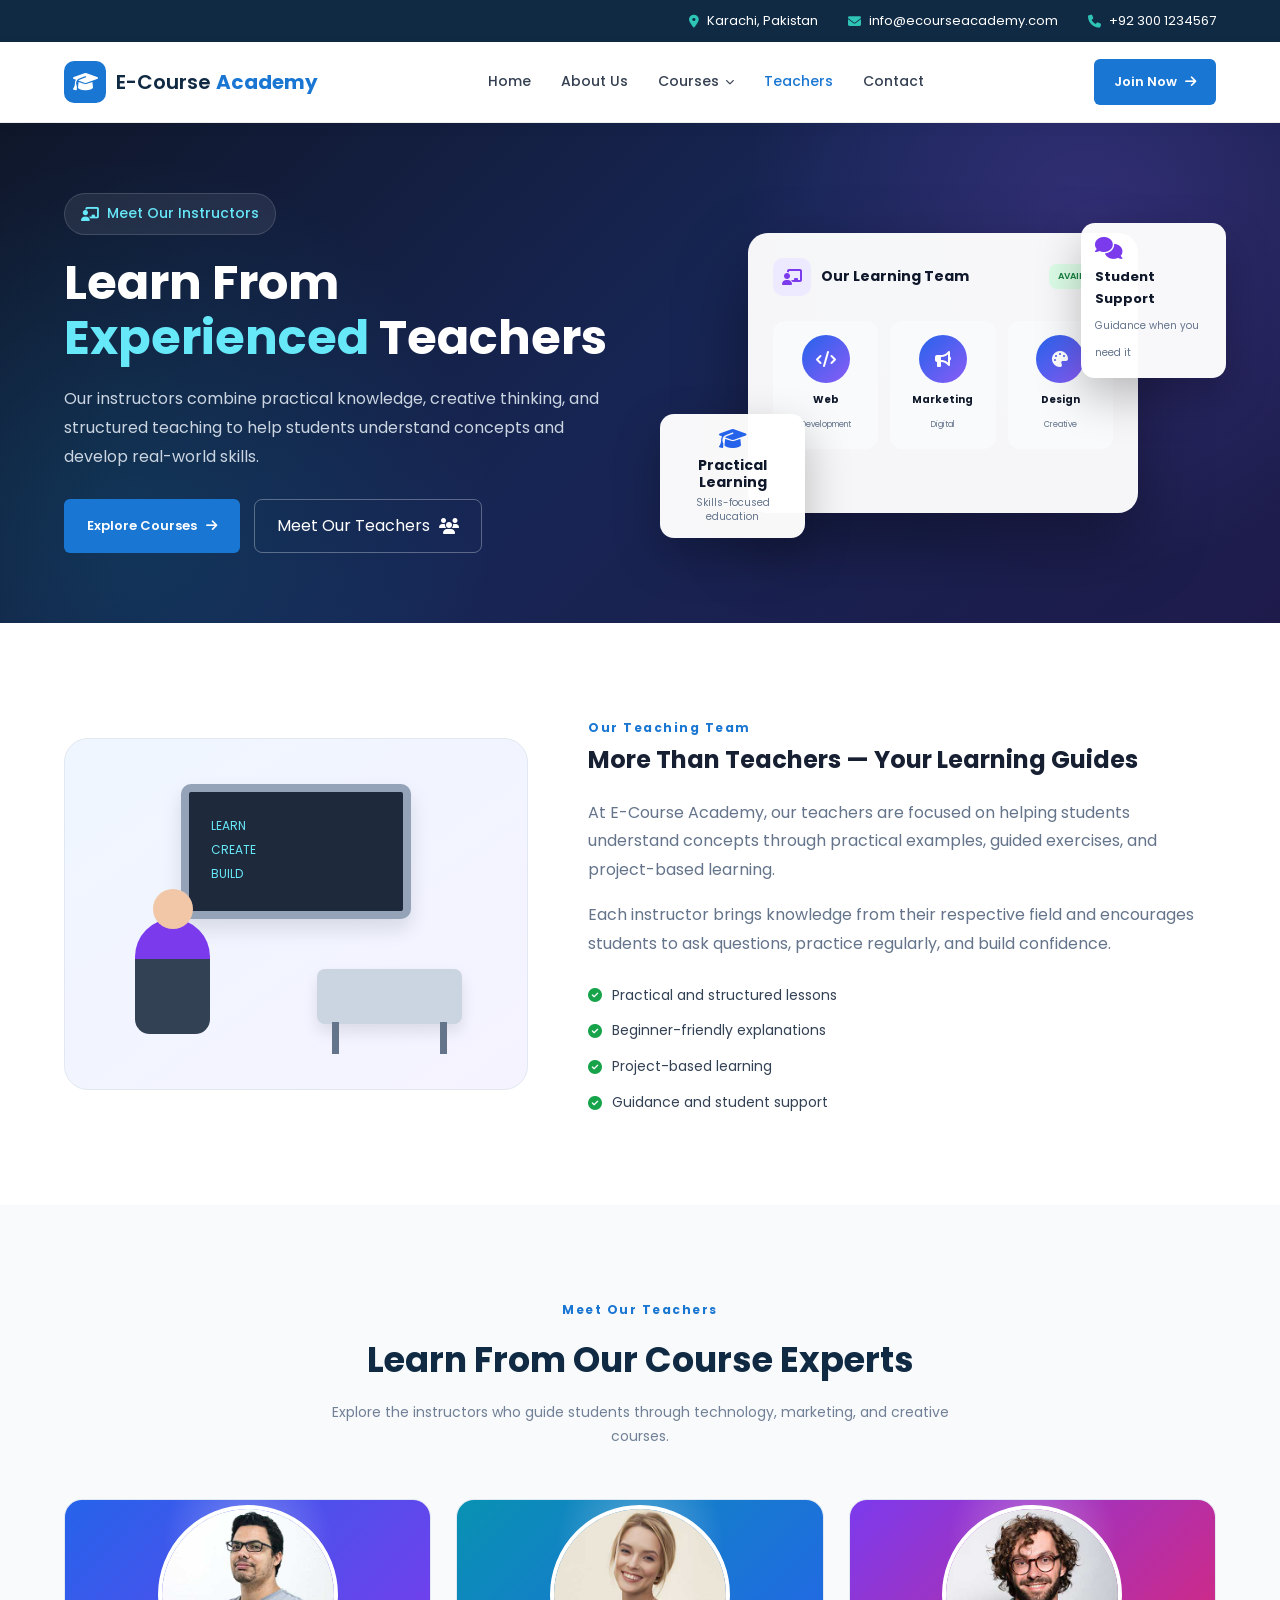
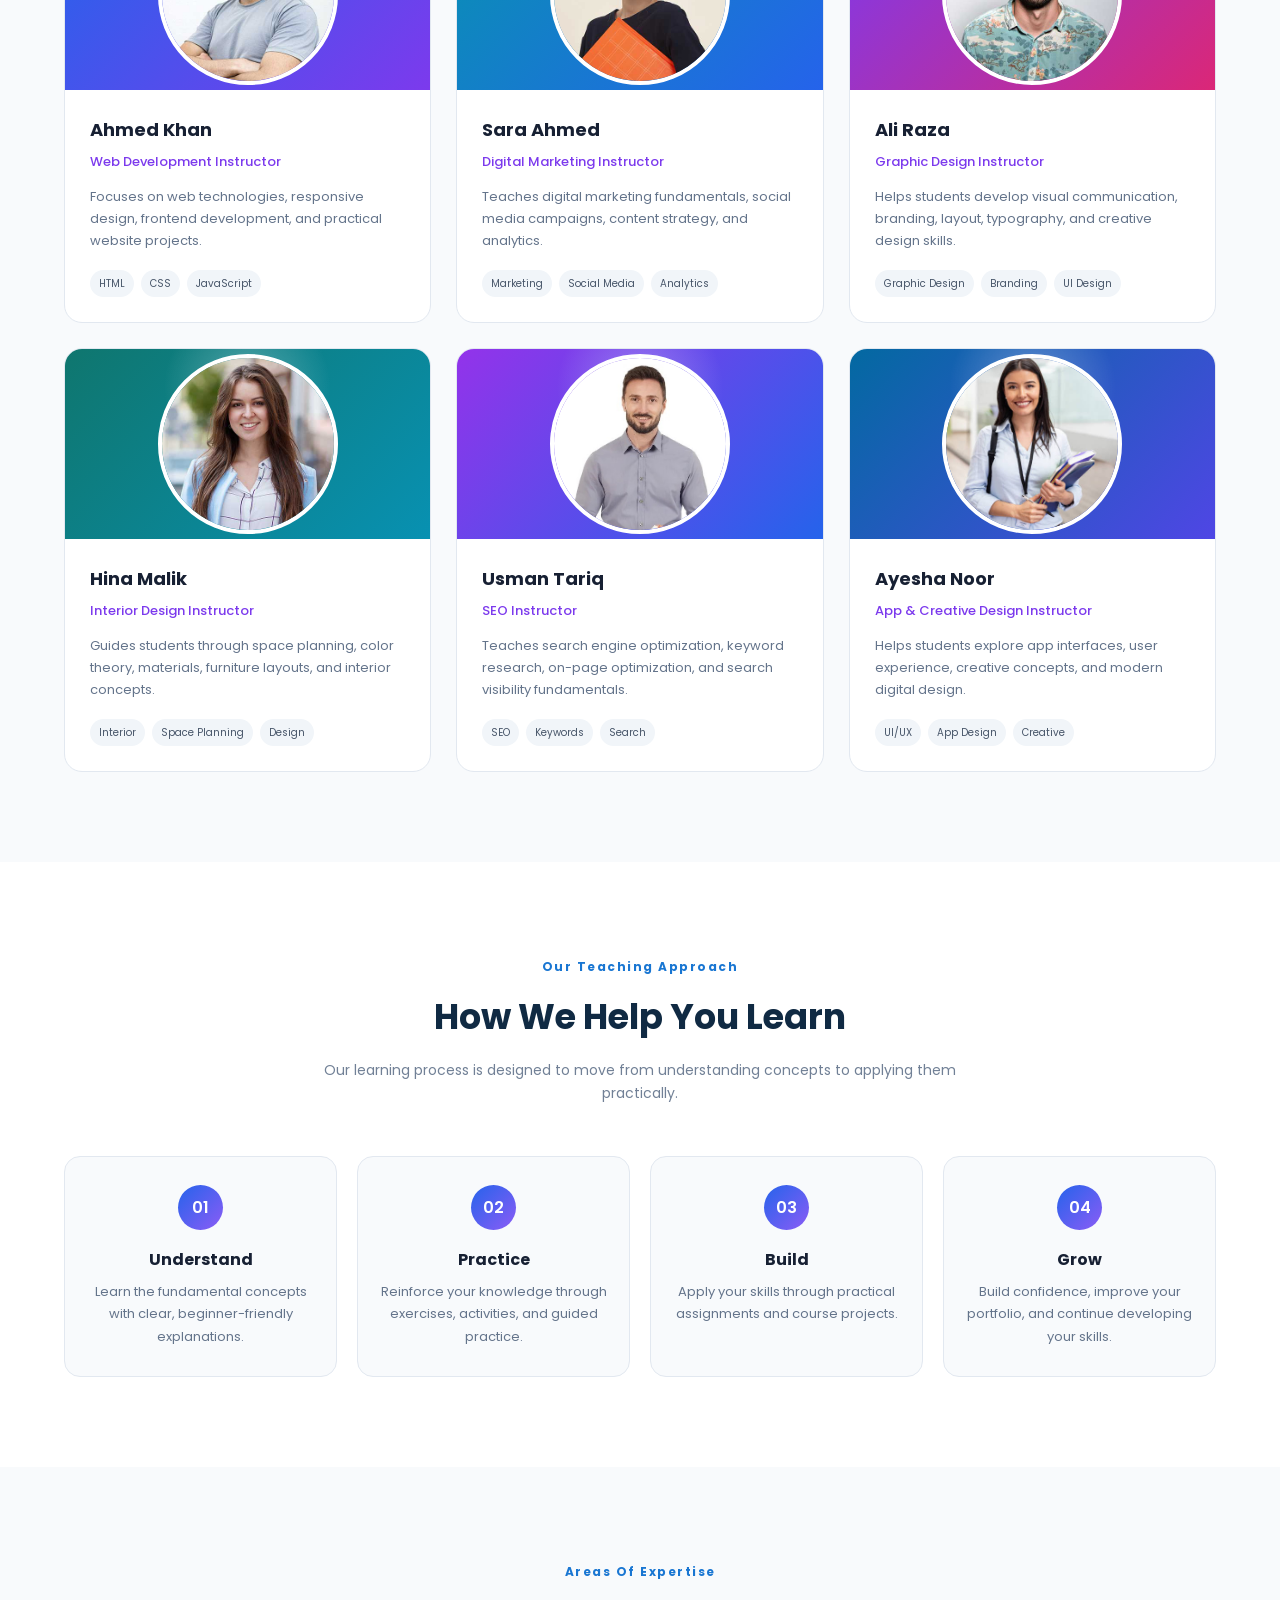
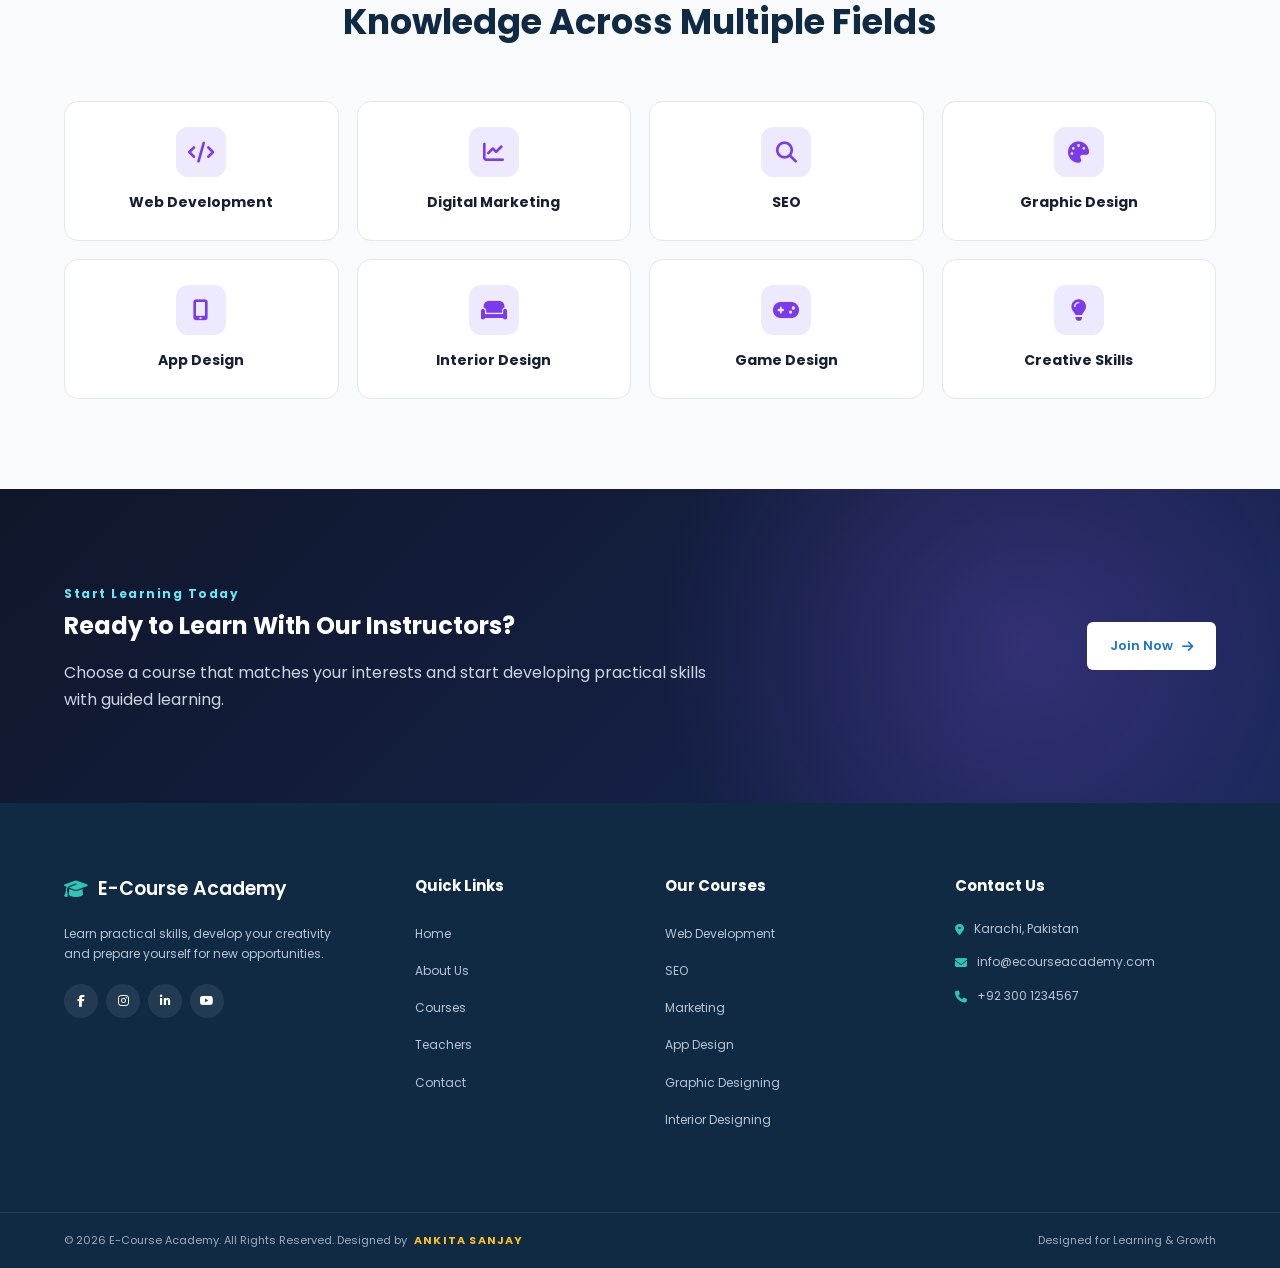
<file: teachers.html>
<!DOCTYPE html>
<html lang="en">
<head>
    <meta charset="UTF-8">
    <meta name="viewport" content="width=device-width, initial-scale=1.0">

    <title>Our Teachers | E-Course Academy</title>

    <!-- Google Font -->
    <link
        href="https://fonts.googleapis.com/css2?family=Poppins:wght@300;400;500;600;700&display=swap"
        rel="stylesheet"
    >

    <!-- Font Awesome -->
    <link
        rel="stylesheet"
        href="https://cdnjs.cloudflare.com/ajax/libs/font-awesome/6.5.2/css/all.min.css"
    >

    <!-- Main CSS -->
    <link rel="stylesheet" href="style.css">

</head>

<body>

   <!-- =====================================================
     TOP BAR
===================================================== -->

<header class="top-bar">

    <div class="container top-bar-content">

        <div class="top-item">
            <i class="fa-solid fa-location-dot"></i>
            <span>Karachi, Pakistan</span>
        </div>

        <div class="top-item">
            <i class="fa-solid fa-envelope"></i>
            <span>info@ecourseacademy.com</span>
        </div>

        <div class="top-item">
            <i class="fa-solid fa-phone"></i>
            <span>+92 300 1234567</span>
        </div>

    </div>

</header>


<!-- =====================================================
     NAVBAR
===================================================== -->

<nav class="navbar">

    <div class="container nav-container">

        <!-- Logo -->
        <a href="index.html" class="logo">
            <span class="logo-icon">
                <i class="fa-solid fa-graduation-cap"></i>
            </span>

            <span>
                E-Course <strong>Academy</strong>
            </span>
        </a>


        <!-- Navigation -->
        <ul class="nav-menu">

            <li>
                <a href="index.html">Home</a>
            </li>

            <li>
                <a href="about.html">About Us</a>
            </li>


            <!-- Courses Dropdown -->
            <li class="dropdown">

                <a href="courses.html">
                    Courses
                    <i class="fa-solid fa-chevron-down"></i>
                </a>

                <ul class="dropdown-menu">

                    <li>
                        <a href="web-development.html">
                            Web Designing & Development
                        </a>
                    </li>

                    <li>
                        <a href="seo.html">
                            SEO
                        </a>
                    </li>

                    <li>
                        <a href="marketing.html">
                            Marketing
                        </a>
                    </li>

                    <li>
                        <a href="app-design.html">
                            App Design
                        </a>
                    </li>


                    <li>
                        <a href="graphic-design.html">
                            Graphic Designing
                        </a>
                    </li>

                    <li>
                        <a href="interior-design.html">
                            Interior Designing
                        </a>
                    </li>

                </ul>

            </li>


            <li>
                <a href="teachers.html" class="active">Teachers</a>
            </li>

            <li>
                <a href="contact.html">Contact</a>
            </li>

        </ul>


        <!-- Apply Button -->
        <a href="apply.html" class="apply-btn">
            Join Now
            <i class="fa-solid fa-arrow-right"></i>
        </a>


        <!-- Mobile Menu -->
        <button class="menu-toggle">
            <i class="fa-solid fa-bars"></i>
        </button>

    </div>

</nav>


    <!-- =========================
         PAGE HERO
    ========================== -->
    <section class="teachers-page-hero">

        <div class="container teachers-hero-grid">

            <div class="teachers-hero-content">

                <span class="teachers-hero-label">
                    <i class="fas fa-chalkboard-user"></i>
                    Meet Our Instructors
                </span>

                <h1>
                    Learn From <span>Experienced</span> Teachers
                </h1>

                <p>
                    Our instructors combine practical knowledge, creative
                    thinking, and structured teaching to help students
                    understand concepts and develop real-world skills.
                </p>


                <div class="teachers-hero-buttons">

                    <a href="courses.html" class="btn primary-btn">
                        Explore Courses
                        <i class="fas fa-arrow-right"></i>
                    </a>

                    <a href="#teachers" class="teachers-outline-btn">
                        Meet Our Teachers
                        <i class="fas fa-users"></i>
                    </a>

                </div>

            </div>


            <!-- Hero Visual -->
            <div class="teachers-hero-visual">

                <div class="teacher-board">

                    <div class="teacher-board-top">

                        <div class="teacher-board-title">

                            <i class="fas fa-chalkboard-user"></i>

                            <strong>
                                Our Learning Team
                            </strong>

                        </div>

                        <span class="teacher-board-status">
                            AVAILABLE
                        </span>

                    </div>


                    <div class="teacher-board-content">

                        <div class="mini-teacher">

                            <div class="mini-avatar">
                                <i class="fas fa-code"></i>
                            </div>

                            <strong>
                                Web
                            </strong>

                            <span>
                                Development
                            </span>

                        </div>


                        <div class="mini-teacher">

                            <div class="mini-avatar">
                                <i class="fas fa-bullhorn"></i>
                            </div>

                            <strong>
                                Marketing
                            </strong>

                            <span>
                                Digital
                            </span>

                        </div>


                        <div class="mini-teacher">

                            <div class="mini-avatar">
                                <i class="fas fa-palette"></i>
                            </div>

                            <strong>
                                Design
                            </strong>

                            <span>
                                Creative
                            </span>

                        </div>

                    </div>

                </div>


                <div class="teacher-floating-card experience-card">

                    <i class="fas fa-graduation-cap"></i>

                    <strong>
                        Practical Learning
                    </strong>

                    <span>
                        Skills-focused education
                    </span>

                </div>


                <div class="teacher-floating-card support-card">

                    <i class="fas fa-comments"></i>

                    <strong>
                        Student Support
                    </strong>

                    <span>
                        Guidance when you need it
                    </span>

                </div>

            </div>

        </div>

    </section>


    <!-- =========================
         INTRODUCTION
    ========================== -->
    <section class="section teachers-intro">

        <div class="container teachers-intro-grid">

            <div class="teachers-intro-visual">

                <div class="classroom">

                    <div class="classroom-board">

                        <div class="board-lines">
                            <div>LEARN</div>
                            <div>CREATE</div>
                            <div>BUILD</div>
                        </div>

                    </div>


                    <div class="teacher-at-board"></div>

                    <div class="student-desk"></div>

                </div>

            </div>


            <div class="teachers-intro-content">

                <span class="section-label">
                    Our Teaching Team
                </span>

                <h2>
                    More Than Teachers — Your Learning Guides
                </h2>

                <p>
                    At E-Course Academy, our teachers are focused on helping
                    students understand concepts through practical examples,
                    guided exercises, and project-based learning.
                </p>

                <p>
                    Each instructor brings knowledge from their respective
                    field and encourages students to ask questions, practice
                    regularly, and build confidence.
                </p>


                <ul class="teacher-check-list">

                    <li>
                        <i class="fas fa-circle-check"></i>
                        Practical and structured lessons
                    </li>

                    <li>
                        <i class="fas fa-circle-check"></i>
                        Beginner-friendly explanations
                    </li>

                    <li>
                        <i class="fas fa-circle-check"></i>
                        Project-based learning
                    </li>

                    <li>
                        <i class="fas fa-circle-check"></i>
                        Guidance and student support
                    </li>

                </ul>

            </div>

        </div>

    </section>


    <!-- =========================
         TEACHERS
    ========================== -->
    <section class="section teachers-section" id="teachers">

        <div class="container">

            <div class="section-heading">

                <span class="section-label">
                    Meet Our Teachers
                </span>

                <h2>
                    Learn From Our Course Experts
                </h2>

                <p>
                    Explore the instructors who guide students through
                    technology, marketing, and creative courses.
                </p>

            </div>


            <div class="teachers-grid">

                <!-- Teacher 1 -->
                <div class="teacher-card">

                    <div class="teacher-card-top">

                        <div class="teacher-avatar-large">
                      <img src="Ahmed Khan.jpg" alt="Ahmed Khan - Web Development Instructor">
                     </div>

                    </div>

                    <div class="teacher-card-content">

                        <h3>
                            Ahmed Khan
                        </h3>

                        <span class="teacher-specialization">
                            Web Development Instructor
                        </span>

                        <p>
                            Focuses on web technologies, responsive design,
                            frontend development, and practical website projects.
                        </p>

                        <div class="teacher-tags">
                            <span>HTML</span>
                            <span>CSS</span>
                            <span>JavaScript</span>
                        </div>

                    </div>

                </div>


                <!-- Teacher 2 -->
                <div class="teacher-card">

                    <div class="teacher-card-top">

                        <div class="teacher-avatar-large">
                      <img src="sara Ahmed.jpg" alt="sara Ahmed - Digital Marketing Instructor">
                     </div>

                    </div>

                    <div class="teacher-card-content">

                        <h3>
                            Sara Ahmed
                        </h3>

                        <span class="teacher-specialization">
                            Digital Marketing Instructor
                        </span>

                        <p>
                            Teaches digital marketing fundamentals, social
                            media campaigns, content strategy, and analytics.
                        </p>

                        <div class="teacher-tags">
                            <span>Marketing</span>
                            <span>Social Media</span>
                            <span>Analytics</span>
                        </div>

                    </div>

                </div>


                <!-- Teacher 3 -->
                <div class="teacher-card">

                    <div class="teacher-card-top">

                       <div class="teacher-avatar-large">
                      <img src="Ali Raza.jpg" alt="Ali Raza - Graphic Design Instructor">
                     </div>

                    </div>

                    <div class="teacher-card-content">

                        <h3>
                            Ali Raza
                        </h3>

                        <span class="teacher-specialization">
                            Graphic Design Instructor
                        </span>

                        <p>
                            Helps students develop visual communication,
                            branding, layout, typography, and creative design skills.
                        </p>

                        <div class="teacher-tags">
                            <span>Graphic Design</span>
                            <span>Branding</span>
                            <span>UI Design</span>
                        </div>

                    </div>

                </div>


                <!-- Teacher 4 -->
                <div class="teacher-card">

                    <div class="teacher-card-top">

                        <div class="teacher-avatar-large">
                      <img src="Hina Malik.jpg" alt="Hina Malik - Interior Design Instructor">
                     </div>

                    </div>

                    <div class="teacher-card-content">

                        <h3>
                            Hina Malik
                        </h3>

                        <span class="teacher-specialization">
                            Interior Design Instructor
                        </span>

                        <p>
                            Guides students through space planning, color theory,
                            materials, furniture layouts, and interior concepts.
                        </p>

                        <div class="teacher-tags">
                            <span>Interior</span>
                            <span>Space Planning</span>
                            <span>Design</span>
                        </div>

                    </div>

                </div>


                <!-- Teacher 5 -->
                <div class="teacher-card">

                    <div class="teacher-card-top">

                       <div class="teacher-avatar-large">
                      <img src="Usman Tariq .jpg" alt="Usman Tariq - SEO Instructor">
                     </div>

                    </div>

                    <div class="teacher-card-content">

                        <h3>
                            Usman Tariq
                        </h3>

                        <span class="teacher-specialization">
                            SEO Instructor
                        </span>

                        <p>
                            Teaches search engine optimization, keyword research,
                            on-page optimization, and search visibility fundamentals.
                        </p>

                        <div class="teacher-tags">
                            <span>SEO</span>
                            <span>Keywords</span>
                            <span>Search</span>
                        </div>

                    </div>

                </div>


                <!-- Teacher 6 -->
                <div class="teacher-card">

                    <div class="teacher-card-top">

                        <div class="teacher-avatar-large">
                      <img src="Ayesha Noor.jpg" alt="Ayesha Noor - App & Creative Design Instructor">
                     </div>

                    </div>

                    <div class="teacher-card-content">

                        <h3>
                            Ayesha Noor
                        </h3>

                        <span class="teacher-specialization">
                            App & Creative Design Instructor
                        </span>

                        <p>
                            Helps students explore app interfaces, user experience,
                            creative concepts, and modern digital design.
                        </p>

                        <div class="teacher-tags">
                            <span>UI/UX</span>
                            <span>App Design</span>
                            <span>Creative</span>
                        </div>

                    </div>

                </div>

            </div>

        </div>

    </section>


    <!-- =========================
         TEACHING APPROACH
    ========================== -->
    <section class="section approach-section">

        <div class="container">

            <div class="section-heading">

                <span class="section-label">
                    Our Teaching Approach
                </span>

                <h2>
                    How We Help You Learn
                </h2>

                <p>
                    Our learning process is designed to move from
                    understanding concepts to applying them practically.
                </p>

            </div>


            <div class="approach-grid">

                <div class="approach-card">

                    <div class="approach-number">
                        01
                    </div>

                    <h3>
                        Understand
                    </h3>

                    <p>
                        Learn the fundamental concepts with clear,
                        beginner-friendly explanations.
                    </p>

                </div>


                <div class="approach-card">

                    <div class="approach-number">
                        02
                    </div>

                    <h3>
                        Practice
                    </h3>

                    <p>
                        Reinforce your knowledge through exercises,
                        activities, and guided practice.
                    </p>

                </div>


                <div class="approach-card">

                    <div class="approach-number">
                        03
                    </div>

                    <h3>
                        Build
                    </h3>

                    <p>
                        Apply your skills through practical assignments
                        and course projects.
                    </p>

                </div>


                <div class="approach-card">

                    <div class="approach-number">
                        04
                    </div>

                    <h3>
                        Grow
                    </h3>

                    <p>
                        Build confidence, improve your portfolio,
                        and continue developing your skills.
                    </p>

                </div>

            </div>

        </div>

    </section>


    <!-- =========================
         EXPERTISE
    ========================== -->
    <section class="section expertise-section">

        <div class="container">

            <div class="section-heading">

                <span class="section-label">
                    Areas Of Expertise
                </span>

                <h2>
                    Knowledge Across Multiple Fields
                </h2>

            </div>


            <div class="expertise-grid">

                <div class="expertise-card">

                    <i class="fas fa-code"></i>

                    <h3>
                        Web Development
                    </h3>

                </div>


                <div class="expertise-card">

                    <i class="fas fa-chart-line"></i>

                    <h3>
                        Digital Marketing
                    </h3>

                </div>


                <div class="expertise-card">

                    <i class="fas fa-magnifying-glass"></i>

                    <h3>
                        SEO
                    </h3>

                </div>


                <div class="expertise-card">

                    <i class="fas fa-palette"></i>

                    <h3>
                        Graphic Design
                    </h3>

                </div>


                <div class="expertise-card">

                    <i class="fas fa-mobile-screen-button"></i>

                    <h3>
                        App Design
                    </h3>

                </div>


                <div class="expertise-card">

                    <i class="fas fa-couch"></i>

                    <h3>
                        Interior Design
                    </h3>

                </div>


                <div class="expertise-card">

                    <i class="fas fa-gamepad"></i>

                    <h3>
                        Game Design
                    </h3>

                </div>


                <div class="expertise-card">

                    <i class="fas fa-lightbulb"></i>

                    <h3>
                        Creative Skills
                    </h3>

                </div>

            </div>

        </div>

    </section>


    <!-- =========================
         CTA
    ========================== -->
    <section class="section teachers-cta">

        <div class="container teachers-cta-container">

            <div>

                <span class="section-label">
                    Start Learning Today
                </span>

                <h2>
                    Ready to Learn With Our Instructors?
                </h2>

                <p>
                    Choose a course that matches your interests and
                    start developing practical skills with guided learning.
                </p>

            </div>


            <a href="apply.html" class="btn white-btn">

                Join Now

                <i class="fas fa-arrow-right"></i>

            </a>

        </div>

    </section>


   
<!-- =====================================================
     FOOTER
===================================================== -->

<footer class="footer">

    <div class="container footer-grid">


        <!-- About -->

        <div class="footer-column">

            <a href="index.html" class="footer-logo">

                <i class="fa-solid fa-graduation-cap"></i>

                E-Course Academy

            </a>

            <p>
                Learn practical skills, develop your
                creativity and prepare yourself for
                new opportunities.
            </p>


            <div class="social-links">

                <a href="#">
                    <i class="fa-brands fa-facebook-f"></i>
                </a>

                <a href="#">
                    <i class="fa-brands fa-instagram"></i>
                </a>

                <a href="#">
                    <i class="fa-brands fa-linkedin-in"></i>
                </a>

                <a href="#">
                    <i class="fa-brands fa-youtube"></i>
                </a>

            </div>

        </div>


        <!-- Quick Links -->

        <div class="footer-column">

            <h3>
                Quick Links
            </h3>

            <ul>

                <li>
                    <a href="index.html">Home</a>
                </li>

                <li>
                    <a href="about.html">About Us</a>
                </li>

                <li>
                    <a href="courses.html">Courses</a>
                </li>

                <li>
                    <a href="teachers.html">Teachers</a>
                </li>

                <li>
                    <a href="contact.html">Contact</a>
                </li>

            </ul>

        </div>


        <!-- Courses -->

        <div class="footer-column">

            <h3>
                Our Courses
            </h3>

            <ul>

                <li>
                    <a href="web-development.html">
                        Web Development
                    </a>
                </li>

                <li>
                    <a href="seo.html">
                        SEO
                    </a>
                </li>

                <li>
                    <a href="marketing.html">
                        Marketing
                    </a>
                </li>

                <li>
                    <a href="app-design.html">
                        App Design
                    </a>
                </li>

                <li>
                    <a href="graphic-design.html">
                        Graphic Designing
                    </a>
                </li>

                <li>
                    <a href="interior-design.html">
                        Interior Designing
                    </a>
                </li>

            </ul>

        </div>


        <!-- Contact -->

        <div class="footer-column">

            <h3>
                Contact Us
            </h3>


            <div class="footer-contact">

                <p>
                    <i class="fa-solid fa-location-dot"></i>
                    Karachi, Pakistan
                </p>

                <p>
                    <i class="fa-solid fa-envelope"></i>
                    info@ecourseacademy.com
                </p>

                <p>
                    <i class="fa-solid fa-phone"></i>
                    +92 300 1234567
                </p>

            </div>

        </div>


    </div>


    <div class="footer-bottom">

        <div class="container">

            <p>
                © 2026 E-Course Academy. All Rights Reserved. Designed by <span>ANKITA SANJAY</span>
            </p>

            <p>
                Designed for Learning & Growth
            </p>

        </div>

    </div>

</footer>


<!-- JavaScript -->
<script src="script.js"></script>

</body>
</html>
</file>
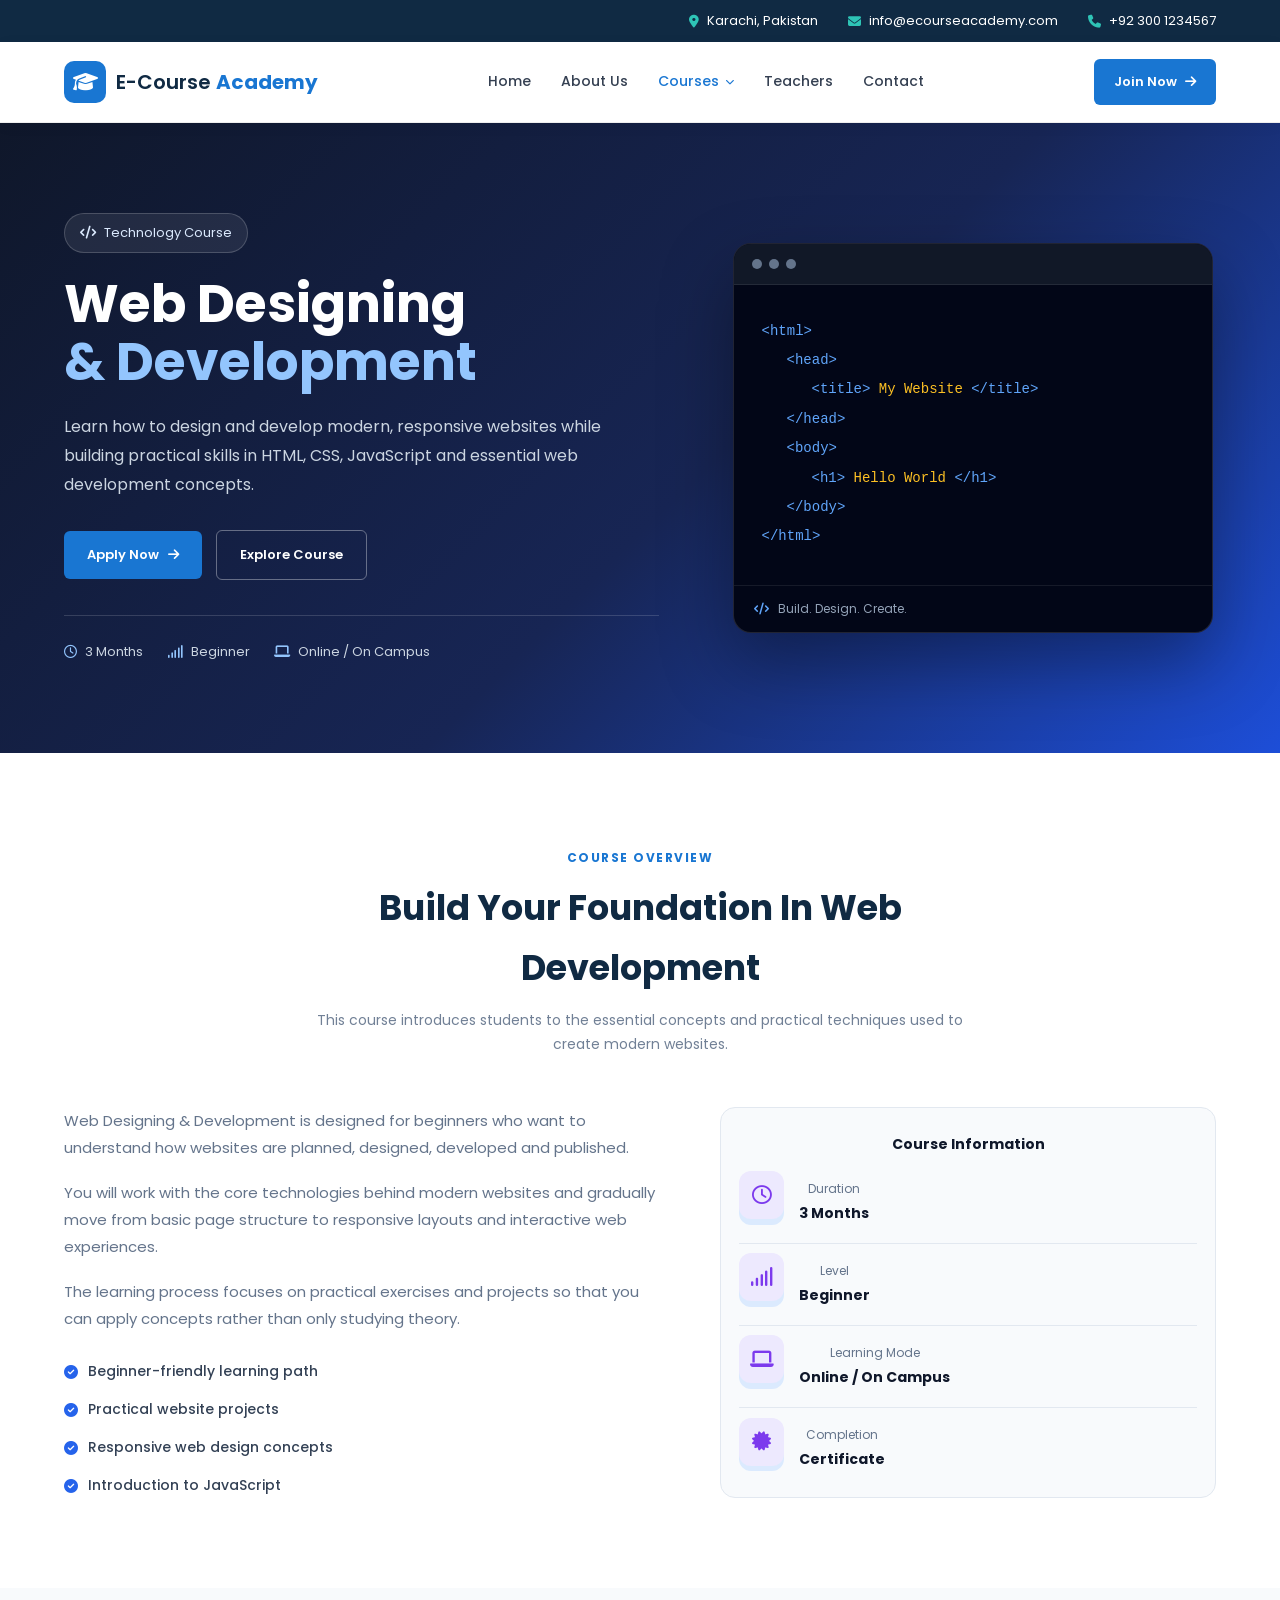
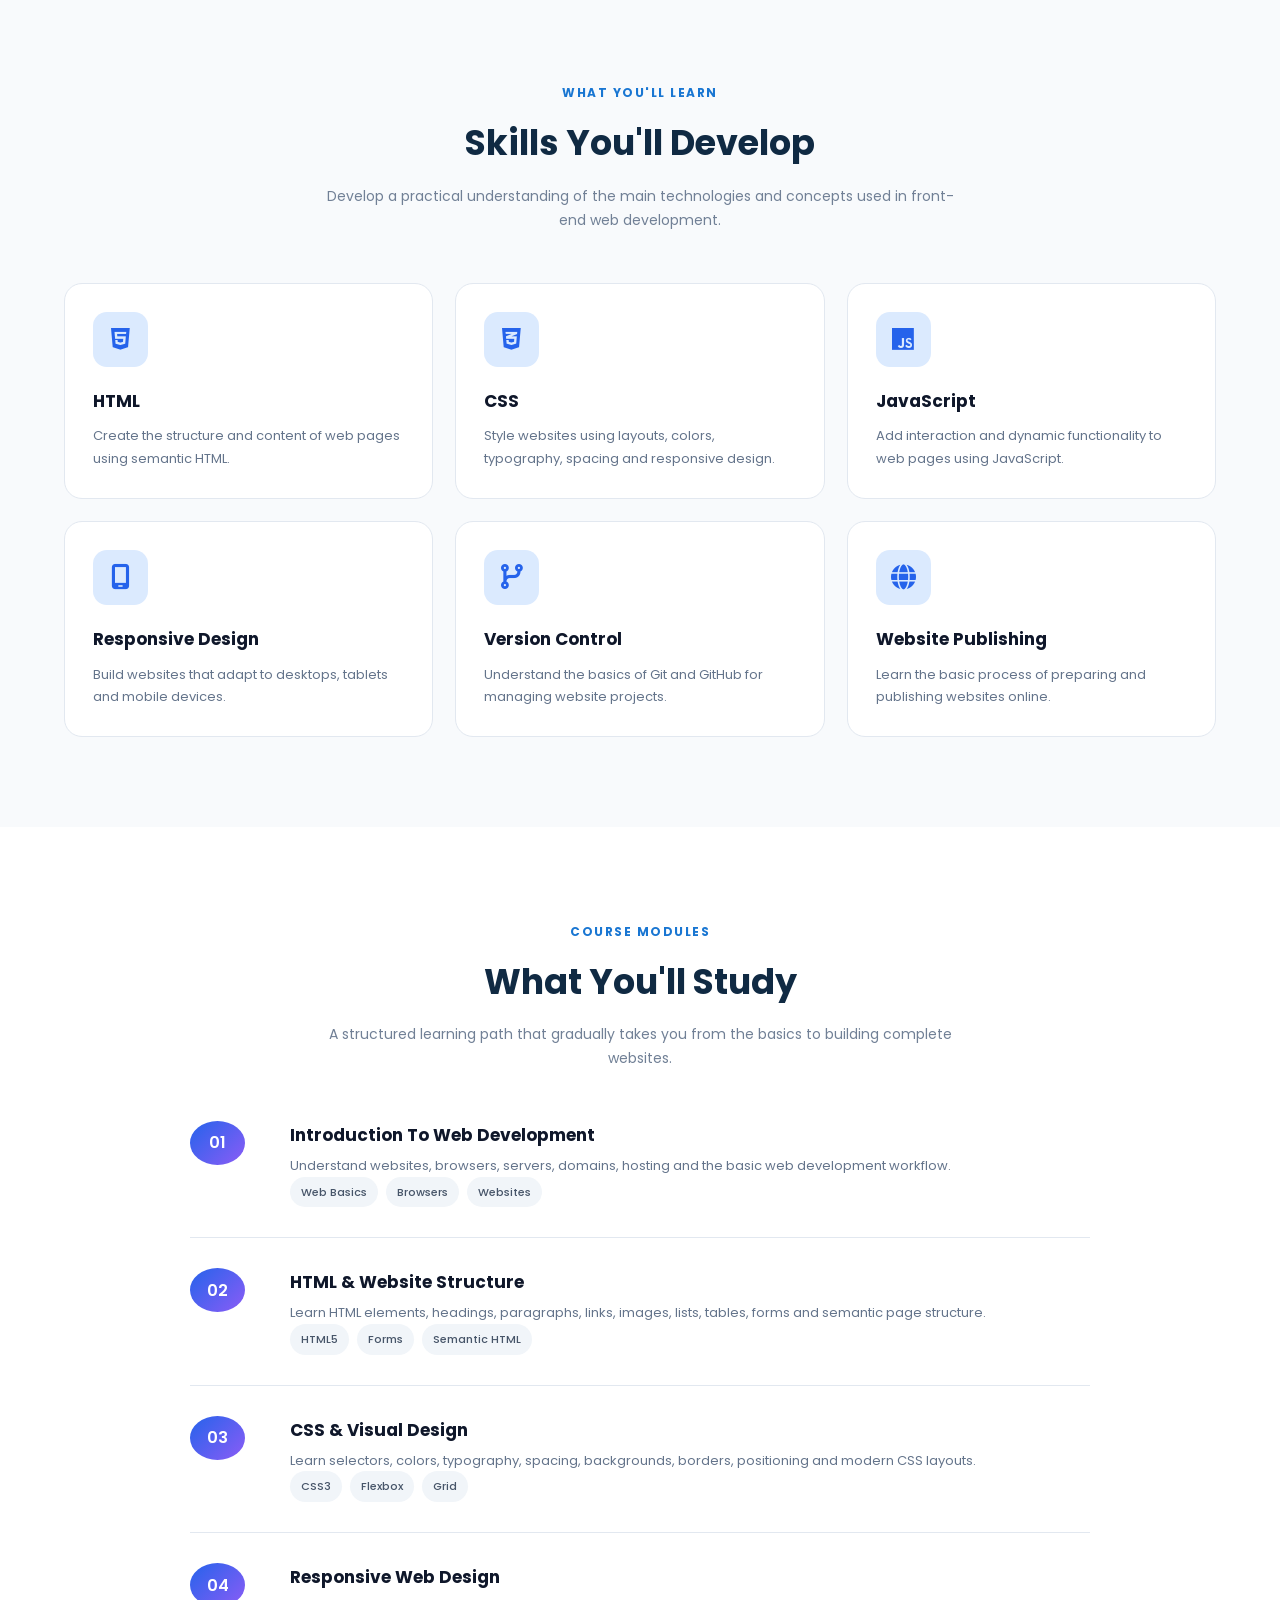
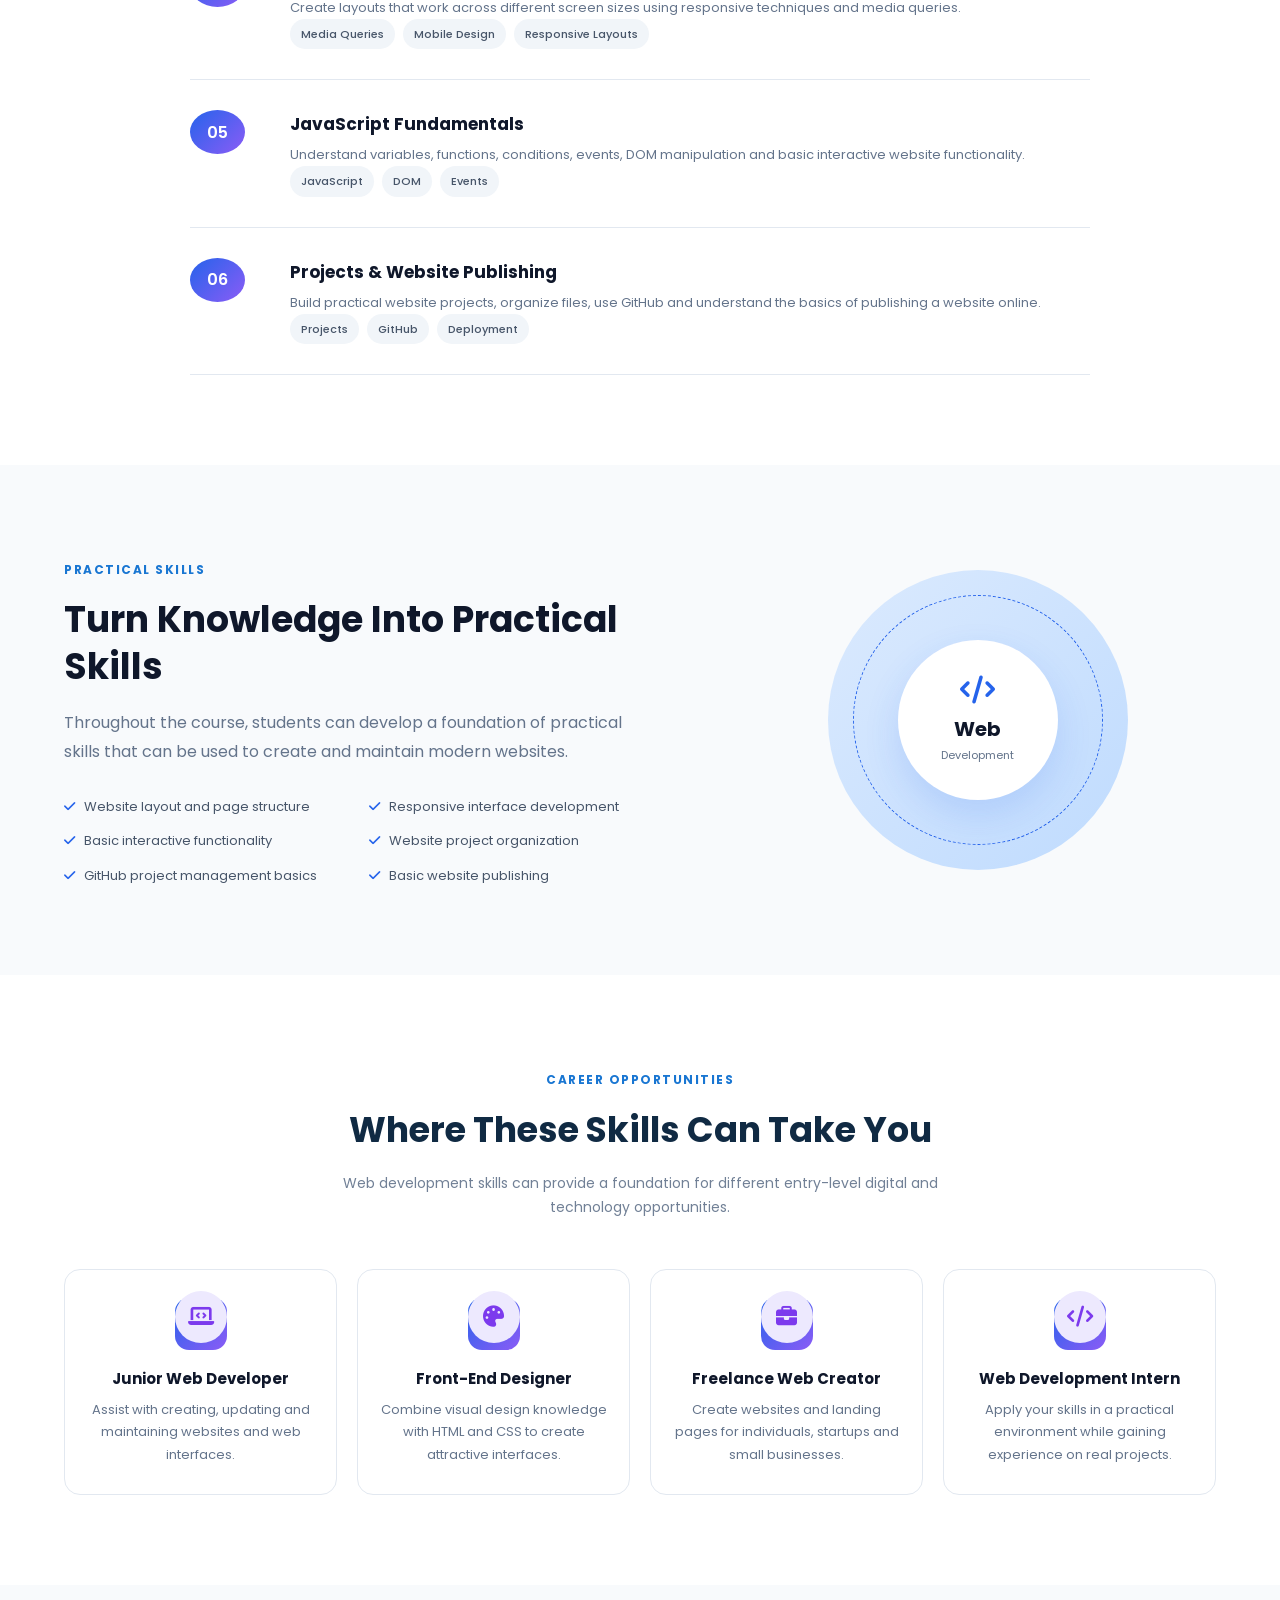
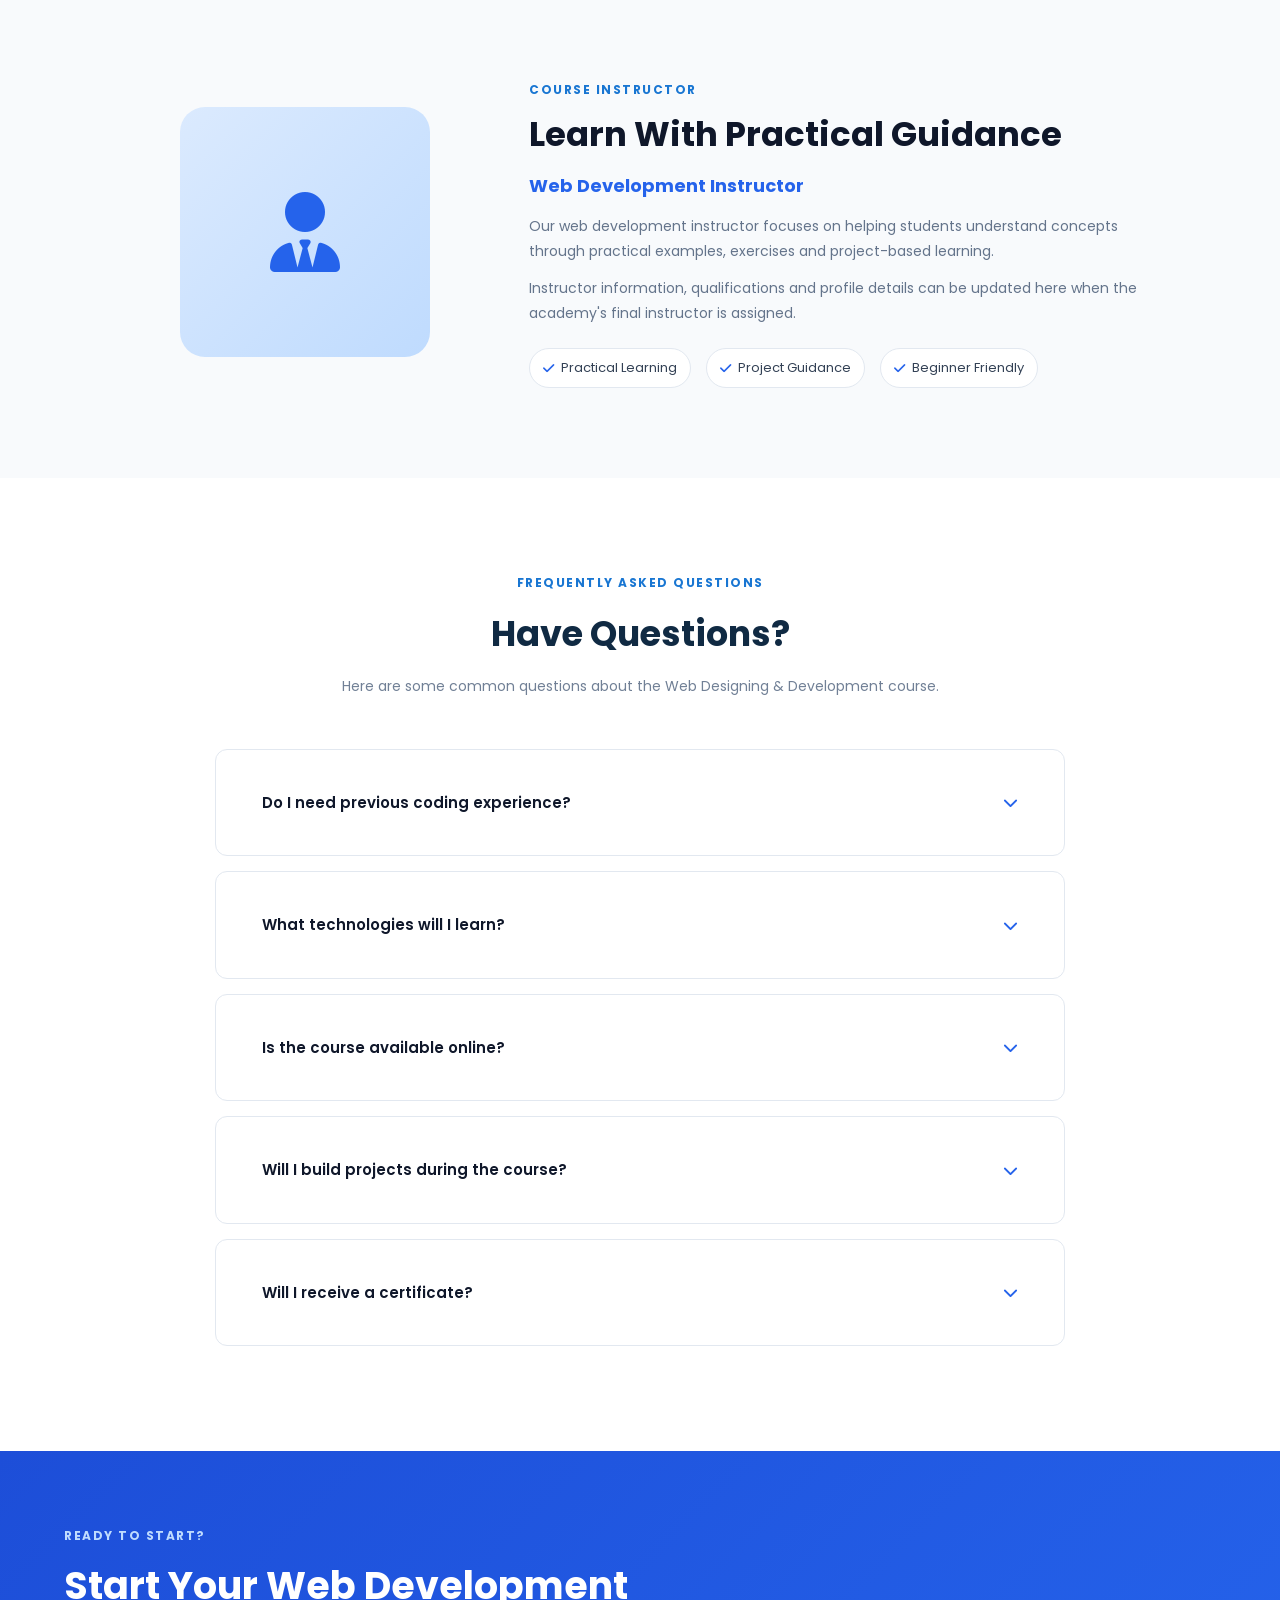
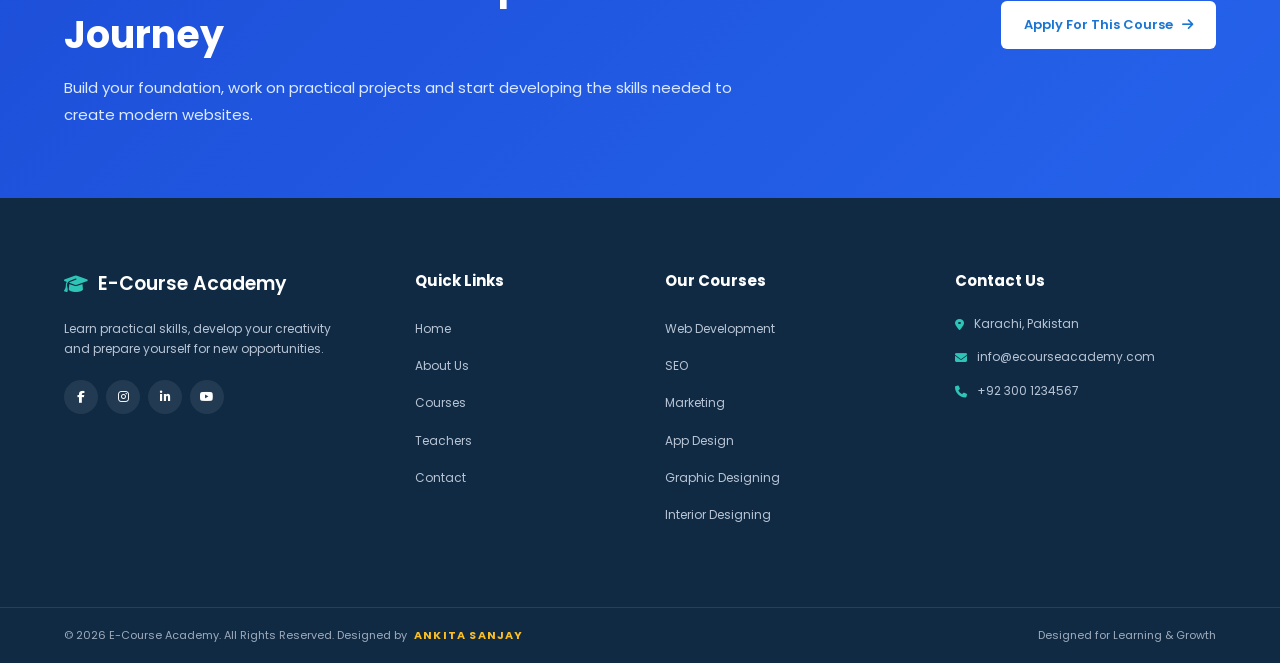
<file: web-development.html>
<!DOCTYPE html>
<html lang="en">

<head>
    <meta charset="UTF-8">

    <meta name="viewport" content="width=device-width, initial-scale=1.0">

    <title>Web Designing & Development | E-Course Academy</title>

    <!-- Google Font -->
    <link
        href="https://fonts.googleapis.com/css2?family=Poppins:wght@300;400;500;600;700&display=swap"
        rel="stylesheet">

    <!-- Font Awesome -->
    <link
        rel="stylesheet"
        href="https://cdnjs.cloudflare.com/ajax/libs/font-awesome/6.5.2/css/all.min.css">

    <!-- Main CSS -->
    <link rel="stylesheet" href="style.css">
</head>

<body>


    <!-- =====================================================
     TOP BAR
===================================================== -->

<header class="top-bar">

    <div class="container top-bar-content">

        <div class="top-item">
            <i class="fa-solid fa-location-dot"></i>
            <span>Karachi, Pakistan</span>
        </div>

        <div class="top-item">
            <i class="fa-solid fa-envelope"></i>
            <span>info@ecourseacademy.com</span>
        </div>

        <div class="top-item">
            <i class="fa-solid fa-phone"></i>
            <span>+92 300 1234567</span>
        </div>

    </div>

</header>


<!-- =====================================================
     NAVBAR
===================================================== -->

<nav class="navbar">

    <div class="container nav-container">

        <!-- Logo -->
        <a href="index.html" class="logo">
            <span class="logo-icon">
                <i class="fa-solid fa-graduation-cap"></i>
            </span>

            <span>
                E-Course <strong>Academy</strong>
            </span>
        </a>


        <!-- Navigation -->
        <ul class="nav-menu">

            <li>
                <a href="index.html">Home</a>
            </li>

            <li>
                <a href="about.html">About Us</a>
            </li>


            <!-- Courses Dropdown -->
            <li class="dropdown">

                <a href="courses.html" class="active">
                    Courses
                    <i class="fa-solid fa-chevron-down"></i>
                </a>

                <ul class="dropdown-menu">

                    <li>
                        <a href="web-development.html">
                            Web Designing & Development
                        </a>
                    </li>

                    <li>
                        <a href="seo.html">
                            SEO
                        </a>
                    </li>

                    <li>
                        <a href="marketing.html">
                            Marketing
                        </a>
                    </li>

                    <li>
                        <a href="app-design.html">
                            App Design
                        </a>
                    </li>

                    <li>
                        <a href="graphic-design.html">
                            Graphic Designing
                        </a>
                    </li>

                    <li>
                        <a href="interior-design.html">
                            Interior Designing
                        </a>
                    </li>

                </ul>

            </li>


            <li>
                <a href="teachers.html">Teachers</a>
            </li>

            <li>
                <a href="contact.html">Contact</a>
            </li>

        </ul>


        <!-- Apply Button -->
        <a href="apply.html" class="apply-btn">
            Join Now
            <i class="fa-solid fa-arrow-right"></i>
        </a>


        <!-- Mobile Menu -->
        <button class="menu-toggle">
            <i class="fa-solid fa-bars"></i>
        </button>

    </div>

</nav>



    <!-- =====================================================
         COURSE HERO
    ====================================================== -->

    <section class="course-detail-hero">

        <div class="container course-detail-hero-grid">


            <!-- Hero Content -->

            <div class="course-detail-hero-content">

                <div class="course-detail-badge">

                    <i class="fa-solid fa-code"></i>

                    Technology Course

                </div>


                <h1>
                    Web Designing
                    <span>& Development</span>
                </h1>


                <p>
                    Learn how to design and develop modern, responsive
                    websites while building practical skills in HTML,
                    CSS, JavaScript and essential web development concepts.
                </p>


                <div class="course-hero-buttons">

                    <a
                        href="apply.html"
                        class="btn primary-btn">

                        Apply Now
                        <i class="fa-solid fa-arrow-right"></i>

                    </a>


                    <a
                        href="#course-overview"
                        class="btn outline-btn">

                        Explore Course

                    </a>

                </div>


                <!-- Hero Highlights -->

                <div class="course-hero-highlights">

                    <div>

                        <i class="fa-regular fa-clock"></i>

                        <span>
                            3 Months
                        </span>

                    </div>


                    <div>

                        <i class="fa-solid fa-signal"></i>

                        <span>
                            Beginner
                        </span>

                    </div>


                    <div>

                        <i class="fa-solid fa-laptop"></i>

                        <span>
                            Online / On Campus
                        </span>

                    </div>

                </div>

            </div>



            <!-- Hero Visual -->

            <div class="course-detail-hero-visual">

                <div class="code-window">

                    <div class="code-window-top">

                        <span></span>
                        <span></span>
                        <span></span>

                    </div>


                    <div class="code-content">

                        <div>
                            <span class="code-tag">&lt;html&gt;</span>
                        </div>

                        <div class="code-indent">
                            <span class="code-tag">&lt;head&gt;</span>
                        </div>

                        <div class="code-indent-2">
                            <span class="code-tag">&lt;title&gt;</span>
                            <span class="code-text">
                                My Website
                            </span>
                            <span class="code-tag">
                                &lt;/title&gt;
                            </span>
                        </div>

                        <div class="code-indent">
                            <span class="code-tag">&lt;/head&gt;</span>
                        </div>

                        <div class="code-indent">
                            <span class="code-tag">&lt;body&gt;</span>
                        </div>

                        <div class="code-indent-2">
                            <span class="code-tag">&lt;h1&gt;</span>
                            <span class="code-text">
                                Hello World
                            </span>
                            <span class="code-tag">
                                &lt;/h1&gt;
                            </span>
                        </div>

                        <div class="code-indent">
                            <span class="code-tag">&lt;/body&gt;</span>
                        </div>

                        <div>
                            <span class="code-tag">&lt;/html&gt;</span>
                        </div>

                    </div>


                    <div class="code-window-bottom">

                        <span>
                            <i class="fa-solid fa-code"></i>
                            Build. Design. Create.
                        </span>

                    </div>

                </div>

            </div>

        </div>

    </section>



    <!-- =====================================================
         COURSE OVERVIEW
    ====================================================== -->

    <section
        class="course-overview-section section"
        id="course-overview">

        <div class="container">


            <div class="section-heading">

                <span class="section-label">
                    COURSE OVERVIEW
                </span>

                <h2>
                    Build Your Foundation In Web Development
                </h2>

                <p>
                    This course introduces students to the essential
                    concepts and practical techniques used to create
                    modern websites.
                </p>

            </div>


            <div class="course-overview-grid">


                <!-- Overview Text -->

                <div class="course-overview-content">

                    <p>
                        Web Designing & Development is designed for
                        beginners who want to understand how websites
                        are planned, designed, developed and published.
                    </p>

                    <p>
                        You will work with the core technologies behind
                        modern websites and gradually move from basic
                        page structure to responsive layouts and
                        interactive web experiences.
                    </p>

                    <p>
                        The learning process focuses on practical
                        exercises and projects so that you can apply
                        concepts rather than only studying theory.
                    </p>


                    <div class="overview-check-list">

                        <div>
                            <i class="fa-solid fa-circle-check"></i>
                            Beginner-friendly learning path
                        </div>

                        <div>
                            <i class="fa-solid fa-circle-check"></i>
                            Practical website projects
                        </div>

                        <div>
                            <i class="fa-solid fa-circle-check"></i>
                            Responsive web design concepts
                        </div>

                        <div>
                            <i class="fa-solid fa-circle-check"></i>
                            Introduction to JavaScript
                        </div>

                    </div>

                </div>



                <!-- Course Information -->

                <div class="course-info-card">

                    <h3>
                        Course Information
                    </h3>


                    <div class="course-info-item">

                        <div class="course-info-icon">
                            <i class="fa-regular fa-clock"></i>
                        </div>

                        <div>
                            <span>
                                Duration
                            </span>

                            <strong>
                                3 Months
                            </strong>
                        </div>

                    </div>


                    <div class="course-info-item">

                        <div class="course-info-icon">
                            <i class="fa-solid fa-signal"></i>
                        </div>

                        <div>
                            <span>
                                Level
                            </span>

                            <strong>
                                Beginner
                            </strong>
                        </div>

                    </div>


                    <div class="course-info-item">

                        <div class="course-info-icon">
                            <i class="fa-solid fa-laptop"></i>
                        </div>

                        <div>
                            <span>
                                Learning Mode
                            </span>

                            <strong>
                                Online / On Campus
                            </strong>
                        </div>

                    </div>


                    <div class="course-info-item">

                        <div class="course-info-icon">
                            <i class="fa-solid fa-certificate"></i>
                        </div>

                        <div>
                            <span>
                                Completion
                            </span>

                            <strong>
                                Certificate
                            </strong>
                        </div>

                    </div>

                </div>

            </div>

        </div>

    </section>



    <!-- =====================================================
         WHAT YOU'LL LEARN
    ====================================================== -->

    <section class="learning-outcomes-section section">

        <div class="container">


            <div class="section-heading center-heading">

                <span class="section-label">
                    WHAT YOU'LL LEARN
                </span>

                <h2>
                    Skills You'll Develop
                </h2>

                <p>
                    Develop a practical understanding of the main
                    technologies and concepts used in front-end
                    web development.
                </p>

            </div>


            <div class="learning-outcomes-grid">


                <div class="learning-outcome-card">

                    <div class="learning-outcome-icon">
                        <i class="fa-brands fa-html5"></i>
                    </div>

                    <h3>
                        HTML
                    </h3>

                    <p>
                        Create the structure and content of
                        web pages using semantic HTML.
                    </p>

                </div>



                <div class="learning-outcome-card">

                    <div class="learning-outcome-icon">
                        <i class="fa-brands fa-css3-alt"></i>
                    </div>

                    <h3>
                        CSS
                    </h3>

                    <p>
                        Style websites using layouts, colors,
                        typography, spacing and responsive design.
                    </p>

                </div>



                <div class="learning-outcome-card">

                    <div class="learning-outcome-icon">
                        <i class="fa-brands fa-js"></i>
                    </div>

                    <h3>
                        JavaScript
                    </h3>

                    <p>
                        Add interaction and dynamic functionality
                        to web pages using JavaScript.
                    </p>

                </div>



                <div class="learning-outcome-card">

                    <div class="learning-outcome-icon">
                        <i class="fa-solid fa-mobile-screen"></i>
                    </div>

                    <h3>
                        Responsive Design
                    </h3>

                    <p>
                        Build websites that adapt to desktops,
                        tablets and mobile devices.
                    </p>

                </div>



                <div class="learning-outcome-card">

                    <div class="learning-outcome-icon">
                        <i class="fa-solid fa-code-branch"></i>
                    </div>

                    <h3>
                        Version Control
                    </h3>

                    <p>
                        Understand the basics of Git and GitHub
                        for managing website projects.
                    </p>

                </div>



                <div class="learning-outcome-card">

                    <div class="learning-outcome-icon">
                        <i class="fa-solid fa-globe"></i>
                    </div>

                    <h3>
                        Website Publishing
                    </h3>

                    <p>
                        Learn the basic process of preparing and
                        publishing websites online.
                    </p>

                </div>

            </div>

        </div>

    </section>



    <!-- =====================================================
         COURSE MODULES
    ====================================================== -->

    <section class="modules-section section">

        <div class="container">


            <div class="section-heading">

                <span class="section-label">
                    COURSE MODULES
                </span>

                <h2>
                    What You'll Study
                </h2>

                <p>
                    A structured learning path that gradually takes
                    you from the basics to building complete websites.
                </p>

            </div>


            <div class="modules-list">


                <!-- Module 01 -->

                <div class="module-item">

                    <div class="module-number">
                        01
                    </div>

                    <div class="module-content">

                        <h3>
                            Introduction To Web Development
                        </h3>

                        <p>
                            Understand websites, browsers, servers,
                            domains, hosting and the basic web
                            development workflow.
                        </p>

                        <div class="module-topics">

                            <span>
                                Web Basics
                            </span>

                            <span>
                                Browsers
                            </span>

                            <span>
                                Websites
                            </span>

                        </div>

                    </div>

                </div>



                <!-- Module 02 -->

                <div class="module-item">

                    <div class="module-number">
                        02
                    </div>

                    <div class="module-content">

                        <h3>
                            HTML & Website Structure
                        </h3>

                        <p>
                            Learn HTML elements, headings, paragraphs,
                            links, images, lists, tables, forms and
                            semantic page structure.
                        </p>

                        <div class="module-topics">

                            <span>
                                HTML5
                            </span>

                            <span>
                                Forms
                            </span>

                            <span>
                                Semantic HTML
                            </span>

                        </div>

                    </div>

                </div>



                <!-- Module 03 -->

                <div class="module-item">

                    <div class="module-number">
                        03
                    </div>

                    <div class="module-content">

                        <h3>
                            CSS & Visual Design
                        </h3>

                        <p>
                            Learn selectors, colors, typography,
                            spacing, backgrounds, borders, positioning
                            and modern CSS layouts.
                        </p>

                        <div class="module-topics">

                            <span>
                                CSS3
                            </span>

                            <span>
                                Flexbox
                            </span>

                            <span>
                                Grid
                            </span>

                        </div>

                    </div>

                </div>



                <!-- Module 04 -->

                <div class="module-item">

                    <div class="module-number">
                        04
                    </div>

                    <div class="module-content">

                        <h3>
                            Responsive Web Design
                        </h3>

                        <p>
                            Create layouts that work across different
                            screen sizes using responsive techniques
                            and media queries.
                        </p>

                        <div class="module-topics">

                            <span>
                                Media Queries
                            </span>

                            <span>
                                Mobile Design
                            </span>

                            <span>
                                Responsive Layouts
                            </span>

                        </div>

                    </div>

                </div>



                <!-- Module 05 -->

                <div class="module-item">

                    <div class="module-number">
                        05
                    </div>

                    <div class="module-content">

                        <h3>
                            JavaScript Fundamentals
                        </h3>

                        <p>
                            Understand variables, functions, conditions,
                            events, DOM manipulation and basic interactive
                            website functionality.
                        </p>

                        <div class="module-topics">

                            <span>
                                JavaScript
                            </span>

                            <span>
                                DOM
                            </span>

                            <span>
                                Events
                            </span>

                        </div>

                    </div>

                </div>



                <!-- Module 06 -->

                <div class="module-item">

                    <div class="module-number">
                        06
                    </div>

                    <div class="module-content">

                        <h3>
                            Projects & Website Publishing
                        </h3>

                        <p>
                            Build practical website projects, organize
                            files, use GitHub and understand the basics
                            of publishing a website online.
                        </p>

                        <div class="module-topics">

                            <span>
                                Projects
                            </span>

                            <span>
                                GitHub
                            </span>

                            <span>
                                Deployment
                            </span>

                        </div>

                    </div>

                </div>

            </div>

        </div>

    </section>



    <!-- =====================================================
         SKILLS
    ====================================================== -->

    <section class="skills-section section">

        <div class="container skills-container">


            <div class="skills-content">

                <span class="section-label">
                    PRACTICAL SKILLS
                </span>

                <h2>
                    Turn Knowledge Into Practical Skills
                </h2>

                <p>
                    Throughout the course, students can develop a
                    foundation of practical skills that can be used
                    to create and maintain modern websites.
                </p>


                <div class="skills-list">

                    <div>
                        <i class="fa-solid fa-check"></i>
                        Website layout and page structure
                    </div>

                    <div>
                        <i class="fa-solid fa-check"></i>
                        Responsive interface development
                    </div>

                    <div>
                        <i class="fa-solid fa-check"></i>
                        Basic interactive functionality
                    </div>

                    <div>
                        <i class="fa-solid fa-check"></i>
                        Website project organization
                    </div>

                    <div>
                        <i class="fa-solid fa-check"></i>
                        GitHub project management basics
                    </div>

                    <div>
                        <i class="fa-solid fa-check"></i>
                        Basic website publishing
                    </div>

                </div>

            </div>


            <div class="skills-visual">

                <div class="skills-circle">

                    <div class="skills-circle-inner">

                        <i class="fa-solid fa-code"></i>

                        <strong>
                            Web
                        </strong>

                        <span>
                            Development
                        </span>

                    </div>

                </div>

            </div>

        </div>

    </section>



    <!-- =====================================================
         CAREER OPPORTUNITIES
    ====================================================== -->

    <section class="career-section section">

        <div class="container">


            <div class="section-heading center-heading">

                <span class="section-label">
                    CAREER OPPORTUNITIES
                </span>

                <h2>
                    Where These Skills Can Take You
                </h2>

                <p>
                    Web development skills can provide a foundation
                    for different entry-level digital and technology
                    opportunities.
                </p>

            </div>


            <div class="career-grid">


                <div class="career-card">

                    <div class="career-icon">
                        <i class="fa-solid fa-laptop-code"></i>
                    </div>

                    <h3>
                        Junior Web Developer
                    </h3>

                    <p>
                        Assist with creating, updating and maintaining
                        websites and web interfaces.
                    </p>

                </div>



                <div class="career-card">

                    <div class="career-icon">
                        <i class="fa-solid fa-palette"></i>
                    </div>

                    <h3>
                        Front-End Designer
                    </h3>

                    <p>
                        Combine visual design knowledge with HTML
                        and CSS to create attractive interfaces.
                    </p>

                </div>



                <div class="career-card">

                    <div class="career-icon">
                        <i class="fa-solid fa-briefcase"></i>
                    </div>

                    <h3>
                        Freelance Web Creator
                    </h3>

                    <p>
                        Create websites and landing pages for
                        individuals, startups and small businesses.
                    </p>

                </div>



                <div class="career-card">

                    <div class="career-icon">
                        <i class="fa-solid fa-code"></i>
                    </div>

                    <h3>
                        Web Development Intern
                    </h3>

                    <p>
                        Apply your skills in a practical environment
                        while gaining experience on real projects.
                    </p>

                </div>

            </div>

        </div>

    </section>



    <!-- =====================================================
         INSTRUCTOR
    ====================================================== -->

    <section class="instructor-section section">

        <div class="container instructor-container">


            <div class="instructor-image">

                <div class="instructor-placeholder">

                    <i class="fa-solid fa-user-tie"></i>

                </div>

            </div>


            <div class="instructor-content">

                <span class="section-label">
                    COURSE INSTRUCTOR
                </span>

                <h2>
                    Learn With Practical Guidance
                </h2>

                <h3>
                    Web Development Instructor
                </h3>

                <p>
                    Our web development instructor focuses on helping
                    students understand concepts through practical
                    examples, exercises and project-based learning.
                </p>

                <p>
                    Instructor information, qualifications and profile
                    details can be updated here when the academy's
                    final instructor is assigned.
                </p>


                <div class="instructor-features">

                    <span>
                        <i class="fa-solid fa-check"></i>
                        Practical Learning
                    </span>

                    <span>
                        <i class="fa-solid fa-check"></i>
                        Project Guidance
                    </span>

                    <span>
                        <i class="fa-solid fa-check"></i>
                        Beginner Friendly
                    </span>

                </div>

            </div>

        </div>

    </section>



    <!-- =====================================================
         FAQ
    ====================================================== -->

    <section class="course-faq-section section">

        <div class="container">


            <div class="section-heading center-heading">

                <span class="section-label">
                    FREQUENTLY ASKED QUESTIONS
                </span>

                <h2>
                    Have Questions?
                </h2>

                <p>
                    Here are some common questions about the
                    Web Designing & Development course.
                </p>

            </div>


            <div class="faq-list">


                <details class="faq-item">

                    <summary>
                        Do I need previous coding experience?
                        <i class="fa-solid fa-chevron-down"></i>
                    </summary>

                    <div class="faq-answer">

                        <p>
                            No. This course is designed for beginners
                            and starts with fundamental web development
                            concepts before moving toward practical
                            website development.
                        </p>

                    </div>

                </details>



                <details class="faq-item">

                    <summary>
                        What technologies will I learn?
                        <i class="fa-solid fa-chevron-down"></i>
                    </summary>

                    <div class="faq-answer">

                        <p>
                            The course focuses on HTML, CSS and
                            JavaScript, along with responsive design,
                            Git/GitHub basics and website publishing.
                        </p>

                    </div>

                </details>



                <details class="faq-item">

                    <summary>
                        Is the course available online?
                        <i class="fa-solid fa-chevron-down"></i>
                    </summary>

                    <div class="faq-answer">

                        <p>
                            The demo course structure supports both
                            online and on-campus learning. Final
                            availability can be updated according
                            to the academy's actual schedule.
                        </p>

                    </div>

                </details>



                <details class="faq-item">

                    <summary>
                        Will I build projects during the course?
                        <i class="fa-solid fa-chevron-down"></i>
                    </summary>

                    <div class="faq-answer">

                        <p>
                            Yes. Practical projects are included as
                            part of the learning approach so students
                            can apply the concepts they study.
                        </p>

                    </div>

                </details>



                <details class="faq-item">

                    <summary>
                        Will I receive a certificate?
                        <i class="fa-solid fa-chevron-down"></i>
                    </summary>

                    <div class="faq-answer">

                        <p>
                            The course catalogue currently presents
                            certificate completion as a course benefit.
                            Final certificate requirements can be
                            customized by the academy.
                        </p>

                    </div>

                </details>

            </div>

        </div>

    </section>



    <!-- =====================================================
         APPLY CTA
    ====================================================== -->

    <section class="course-apply-section">

        <div class="container course-apply-container">


            <div class="course-apply-content">

                <span class="section-label">
                    READY TO START?
                </span>

                <h2>
                    Start Your Web Development Journey
                </h2>

                <p>
                    Build your foundation, work on practical projects
                    and start developing the skills needed to create
                    modern websites.
                </p>

            </div>


            <div class="course-apply-action">

                <a
                    href="apply.html"
                    class="btn white-btn">

                    Apply For This Course
                    <i class="fa-solid fa-arrow-right"></i>

                </a>

            </div>

        </div>

    </section>



   
    <!-- =====================================================
     FOOTER
===================================================== -->

<footer class="footer">

    <div class="container footer-grid">


        <!-- About -->

        <div class="footer-column">

            <a href="index.html" class="footer-logo">

                <i class="fa-solid fa-graduation-cap"></i>

                E-Course Academy

            </a>

            <p>
                Learn practical skills, develop your
                creativity and prepare yourself for
                new opportunities.
            </p>


            <div class="social-links">

                <a href="#">
                    <i class="fa-brands fa-facebook-f"></i>
                </a>

                <a href="#">
                    <i class="fa-brands fa-instagram"></i>
                </a>

                <a href="#">
                    <i class="fa-brands fa-linkedin-in"></i>
                </a>

                <a href="#">
                    <i class="fa-brands fa-youtube"></i>
                </a>

            </div>

        </div>


        <!-- Quick Links -->

        <div class="footer-column">

            <h3>
                Quick Links
            </h3>

            <ul>

                <li>
                    <a href="index.html">Home</a>
                </li>

                <li>
                    <a href="about.html">About Us</a>
                </li>

                <li>
                    <a href="courses.html">Courses</a>
                </li>

                <li>
                    <a href="teachers.html">Teachers</a>
                </li>

                <li>
                    <a href="contact.html">Contact</a>
                </li>

            </ul>

        </div>


        <!-- Courses -->

        <div class="footer-column">

            <h3>
                Our Courses
            </h3>

            <ul>

                <li>
                    <a href="web-development.html">
                        Web Development
                    </a>
                </li>

                <li>
                    <a href="seo.html">
                        SEO
                    </a>
                </li>

                <li>
                    <a href="marketing.html">
                        Marketing
                    </a>
                </li>

                <li>
                    <a href="app-design.html">
                        App Design
                    </a>
                </li>

                <li>
                    <a href="graphic-design.html">
                        Graphic Designing
                    </a>
                </li>

                <li>
                    <a href="interior-design.html">
                        Interior Designing
                    </a>
                </li>
                
            </ul>

        </div>


        <!-- Contact -->

        <div class="footer-column">

            <h3>
                Contact Us
            </h3>


            <div class="footer-contact">

                <p>
                    <i class="fa-solid fa-location-dot"></i>
                    Karachi, Pakistan
                </p>

                <p>
                    <i class="fa-solid fa-envelope"></i>
                    info@ecourseacademy.com
                </p>

                <p>
                    <i class="fa-solid fa-phone"></i>
                    +92 300 1234567
                </p>

            </div>

        </div>


    </div>


    <div class="footer-bottom">

        <div class="container">

            <p>
                © 2026 E-Course Academy. All Rights Reserved. Designed by <span>ANKITA SANJAY</span>
            </p>

            <p>
                Designed for Learning & Growth
            </p>

        </div>

    </div>

</footer>


    <!-- JavaScript -->

    <script src="script.js"></script>


</body>

</html>
</file>
<file: style.css>
/* =====================================================
   GLOBAL STYLES
===================================================== */

* {
    margin: 0;
    padding: 0;
    box-sizing: border-box;
}


html {
    scroll-behavior: smooth;
}


body {
    font-family: "Poppins", sans-serif;
    color: #172033;
    background: #ffffff;
    line-height: 1.7;
}


a {
    text-decoration: none;
    color: inherit;
}


ul {
    list-style: none;
}


img {
    max-width: 100%;
    display: block;
}


.container {
    width: 90%;
    max-width: 1200px;
    margin: auto;
}


.section {
    padding: 90px 0;
}



/* =====================================================
   TOP BAR
===================================================== */

.top-bar {
    background: #102a43;
    color: #ffffff;
    font-size: 13px;
}


.top-bar-content {
    min-height: 42px;

    display: flex;
    align-items: center;
    justify-content: flex-end;

    gap: 30px;
}


.top-item {
    display: flex;
    align-items: center;
    gap: 8px;
}


.top-item i {
    color: #2ec4b6;
}



/* =====================================================
   NAVBAR
===================================================== */

.navbar {
    background: #ffffff;

    border-bottom: 1px solid #eeeeee;

    position: sticky;
    top: 0;
    z-index: 1000;

    box-shadow: 0 3px 15px rgba(0, 0, 0, 0.04);
}


.nav-container {
    min-height: 78px;

    display: flex;
    align-items: center;
    justify-content: space-between;
}


.logo {
    display: flex;
    align-items: center;

    gap: 10px;

    font-size: 20px;
    font-weight: 600;

    color: #102a43;
}


.logo strong {
    color: #1976d2;
}


.logo-icon {
    width: 42px;
    height: 42px;

    display: flex;
    align-items: center;
    justify-content: center;

    border-radius: 10px;

    background: #1976d2;
    color: #ffffff;

    font-size: 20px;
}


.nav-menu {
    display: flex;
    align-items: center;
    gap: 30px;
}


.nav-menu > li {
    position: relative;
}


.nav-menu > li > a {
    display: flex;
    align-items: center;
    gap: 6px;

    color: #354052;

    font-size: 14px;
    font-weight: 500;

    padding: 28px 0;

    transition: 0.3s;
}


.nav-menu > li > a:hover,
.nav-menu > li > a.active {
    color: #1976d2;
}


.nav-menu i {
    font-size: 9px;
}



/* ===============================
   MOBILE NAVIGATION
================================ */

.nav-menu.show {
    display: flex;
    position: absolute;
    top: 100%;
    left: 0;
    width: 100%;
    background: #ffffff;

    flex-direction: column;
    align-items: stretch;

    gap: 0;
    padding: 10px 20px 20px;

    border-top: 1px solid #eeeeee;
    box-shadow: 0 10px 25px rgba(0, 0, 0, 0.08);

    z-index: 999;
}


/* Main menu items */

.nav-menu.show > li {
    width: 100%;
}

.nav-menu.show > li > a {
    display: flex;
    align-items: center;
    justify-content: space-between;

    width: 100%;
    padding: 14px 10px;

    border-bottom: 1px solid #eeeeee;
}


/* ===============================
   COURSES DROPDOWN
================================ */

.nav-menu.show .dropdown-menu {
    position: static;

    display: none;

    width: 100%;

    padding: 5px 0 5px 15px;

    background: #f8fafc;

    border: none;
    border-radius: 0;

    box-shadow: none;

    transform: none;

    opacity: 1;
    visibility: visible;
}


/* Show Courses submenu when clicked */

.nav-menu.show .dropdown.active .dropdown-menu {
    display: block;
}


/* Course links */

.nav-menu.show .dropdown-menu li {
    width: 100%;
}

.nav-menu.show .dropdown-menu li a {
    display: block;

    padding: 11px 15px;

    font-size: 13px;

    color: #102a43;

    border-bottom: 1px solid #e8edf2;
}


/* Remove desktop hover behavior on mobile */

.nav-menu.show .dropdown:hover .dropdown-menu {
    display: none;
}

.nav-menu.show .dropdown.active:hover .dropdown-menu {
    display: block;
}
/* =====================================================
   DROPDOWN
===================================================== */

.dropdown-menu {
    position: absolute;

    top: 100%;
    left: 50%;

    transform: translateX(-50%) translateY(10px);

    width: 280px;

    background: #ffffff;

    border-radius: 8px;

    padding: 10px 0;

    box-shadow:
        0 15px 40px rgba(0, 0, 0, 0.12);

    opacity: 0;
    visibility: hidden;

    transition: 0.3s;

    border-top: 3px solid #1976d2;
}


.dropdown:hover .dropdown-menu {
    opacity: 1;
    visibility: visible;

    transform: translateX(-50%) translateY(0);
}


.dropdown-menu li a {
    display: block;

    padding: 11px 20px;

    font-size: 13px;

    color: #354052;

    transition: 0.3s;
}


.dropdown-menu li a:hover {
    background: #f1f7ff;
    color: #1976d2;

    padding-left: 25px;
}



/* =====================================================
   APPLY BUTTON
===================================================== */

.apply-btn {
    display: flex;
    align-items: center;
    gap: 8px;

    background: #1976d2;
    color: #ffffff;

    padding: 12px 20px;

    border-radius: 6px;

    font-size: 13px;
    font-weight: 600;

    transition: 0.3s;
}


.apply-btn:hover {
    background: #125ca8;

    transform: translateY(-2px);
}


.menu-toggle {
    display: none;

    border: none;
    background: none;

    font-size: 23px;

    cursor: pointer;

    color: #172033;
}



/* =====================================================
   HERO
===================================================== */

.hero {
    background:
        linear-gradient(
            135deg,
            #f3f8ff 0%,
            #ffffff 60%,
            #eefaf8 100%
        );

    min-height: 650px;

    display: flex;
    align-items: center;
}


.hero-container {
    display: grid;

    grid-template-columns: 1.05fr 0.95fr;

    align-items: center;

    gap: 70px;
}


.hero-small-title {
    display: inline-flex;

    align-items: center;
    gap: 8px;

    color: #1976d2;

    background: #e7f1ff;

    padding: 7px 14px;

    border-radius: 30px;

    font-size: 12px;
    font-weight: 600;
}


.hero h1 {
    font-size: 54px;

    line-height: 1.15;

    color: #102a43;

    margin: 20px 0;
}


.hero h1 span {
    color: #1976d2;
}


.hero-content > p {
    max-width: 600px;

    color: #65758b;

    font-size: 15px;

    margin-bottom: 28px;
}


.hero-buttons {
    display: flex;
    gap: 15px;
}


.btn {
    display: inline-flex;

    align-items: center;
    justify-content: center;

    gap: 9px;

    padding: 13px 23px;

    border-radius: 6px;

    font-size: 13px;
    font-weight: 600;

    transition: 0.3s;
}


.primary-btn {
    background: #1976d2;
    color: #ffffff;
}


.primary-btn:hover {
    background: #125ca8;
    transform: translateY(-2px);
}


.secondary-btn {
    border: 1px solid #d8e0e8;

    color: #354052;

    background: #ffffff;
}


.secondary-btn:hover {
    border-color: #1976d2;
    color: #1976d2;
}


.hero-stats {
    display: flex;

    gap: 40px;

    margin-top: 40px;
}


.stat h3 {
    font-size: 25px;

    color: #102a43;
}


.stat p {
    font-size: 11px;

    color: #75849a;
}



/* =====================================================
   HERO VISUAL
===================================================== */

.hero-image {
    min-height: 450px;

    position: relative;

    display: flex;

    align-items: center;
    justify-content: center;
}


.main-card {
    width: 330px;
    height: 360px;

    border-radius: 25px;

    background:
        linear-gradient(
            145deg,
            #1976d2,
            #2ec4b6
        );

    color: #ffffff;

    display: flex;
    flex-direction: column;

    justify-content: center;
    align-items: center;

    text-align: center;

    padding: 40px;

    box-shadow:
        0 25px 60px rgba(25, 118, 210, 0.25);
}


.hero-card-icon {
    width: 90px;
    height: 90px;

    display: flex;
    align-items: center;
    justify-content: center;

    background: rgba(255, 255, 255, 0.15);

    border-radius: 50%;

    font-size: 38px;

    margin-bottom: 25px;
}


.main-card h3 {
    font-size: 25px;
}


.main-card p {
    font-size: 13px;

    margin-top: 8px;

    opacity: 0.9;
}


.floating-card {
    position: absolute;

    background: #ffffff;

    padding: 13px 18px;

    border-radius: 9px;

    box-shadow:
        0 10px 30px rgba(0, 0, 0, 0.1);

    display: flex;

    align-items: center;

    gap: 10px;

    font-size: 11px;

    font-weight: 600;

    color: #354052;
}


.floating-card i {
    color: #1976d2;
}


.card-one {
    top: 45px;
    left: 10px;
}


.card-two {
    right: 5px;
    top: 125px;
}


.card-three {
    left: 30px;
    bottom: 45px;
}



/* =====================================================
   SECTION HEADING
===================================================== */

.section-heading {
    text-align: center;

    max-width: 650px;

    margin: 0 auto 50px;
}


.section-heading > span,
.section-label {
    color: #1976d2;

    font-size: 12px;

    font-weight: 700;

    letter-spacing: 1.5px;
}


.section-heading h2 {
    font-size: 35px;

    color: #102a43;

    margin: 8px 0 12px;
}


.section-heading p {
    color: #718096;

    font-size: 14px;
}



/* =====================================================
   COURSES
===================================================== */

.courses-section {
    background: #ffffff;
}


.course-grid {
    display: grid;

    grid-template-columns:
        repeat(4, 1fr);

    gap: 22px;
}


.course-card {
    padding: 28px 24px;

    border: 1px solid #edf0f4;

    border-radius: 10px;

    background: #ffffff;

    transition: 0.3s;
}


.course-card:hover {
    transform: translateY(-7px);

    box-shadow:
        0 15px 35px rgba(0, 0, 0, 0.08);

    border-color: transparent;
}


.course-icon {
    width: 50px;
    height: 50px;

    border-radius: 10px;

    display: flex;
    align-items: center;
    justify-content: center;

    font-size: 21px;

    margin-bottom: 18px;
}


.course-icon.blue {
    background: #e8f2ff;
    color: #1976d2;
}


.course-icon.purple {
    background: #f0eaff;
    color: #7654d6;
}


.course-icon.orange {
    background: #fff0df;
    color: #e78a22;
}


.course-icon.green {
    background: #e4f8f0;
    color: #20a26b;
}


.course-icon.red {
    background: #ffe9e9;
    color: #e34b4b;
}


.course-icon.pink {
    background: #ffeaf3;
    color: #d84c88;
}


.course-icon.teal {
    background: #e1f8f7;
    color: #159d98;
}


.course-card h3 {
    font-size: 16px;

    line-height: 1.4;

    color: #172033;

    margin-bottom: 10px;
}


.course-card p {
    font-size: 12px;

    color: #718096;

    margin-bottom: 18px;
}


.course-card a {
    color: #1976d2;

    font-size: 12px;

    font-weight: 600;
}


.course-card a i {
    margin-left: 4px;

    font-size: 10px;
}


.center-button {
    text-align: center;

    margin-top: 45px;
}



/* =====================================================
   ABOUT PREVIEW
===================================================== */

.about-preview {
    background: #f7fafd;
}


.about-container {
    display: grid;

    grid-template-columns: 0.9fr 1.1fr;

    gap: 80px;

    align-items: center;
}


.about-image {
    min-height: 400px;

    border-radius: 20px;

    background:
        linear-gradient(
            135deg,
            #dfefff,
            #d9f5f0
        );

    display: flex;

    align-items: center;
    justify-content: center;

    position: relative;
}


.about-box {
    width: 260px;

    padding: 35px;

    background: #ffffff;

    border-radius: 15px;

    text-align: center;

    box-shadow:
        0 20px 50px rgba(0, 0, 0, 0.1);
}


.about-box i {
    font-size: 45px;

    color: #1976d2;

    margin-bottom: 15px;
}


.about-box h3 {
    font-size: 19px;

    color: #102a43;

    margin-bottom: 8px;
}


.about-box p {
    font-size: 12px;

    color: #718096;
}


.about-content h2 {
    font-size: 37px;

    line-height: 1.25;

    color: #102a43;

    margin: 10px 0 18px;
}


.about-content > p {
    color: #718096;

    font-size: 14px;

    margin-bottom: 12px;
}


.about-features {
    display: grid;

    grid-template-columns: 1fr 1fr;

    gap: 12px;

    margin: 25px 0;
}


.about-features div {
    display: flex;

    align-items: center;

    gap: 8px;

    font-size: 12px;

    font-weight: 500;
}


.about-features i {
    color: #2ec4b6;
}



/* =====================================================
   WHY CHOOSE US
===================================================== */

.why-section {
    background: #ffffff;
}


.why-grid {
    display: grid;

    grid-template-columns:
        repeat(4, 1fr);

    gap: 25px;
}


.why-card {
    text-align: center;

    padding: 30px 20px;

    border-radius: 10px;

    transition: 0.3s;
}


.why-card:hover {
    background: #f7fafd;

    transform: translateY(-5px);
}


.why-icon {
    width: 65px;
    height: 65px;

    margin: 0 auto 18px;

    display: flex;

    align-items: center;
    justify-content: center;

    border-radius: 50%;

    background: #eaf3ff;

    color: #1976d2;

    font-size: 24px;
}


.why-card h3 {
    font-size: 16px;

    color: #172033;

    margin-bottom: 8px;
}


.why-card p {
    font-size: 12px;

    color: #718096;
}



/* =====================================================
   CTA
===================================================== */

.cta-section {
    padding: 70px 0;

    background:
        linear-gradient(
            110deg,
            #1976d2,
            #2ec4b6
        );

    color: #ffffff;
}


.cta-container {
    display: flex;

    align-items: center;

    justify-content: space-between;

    gap: 30px;
}


.cta-container span {
    font-size: 11px;

    font-weight: 700;

    letter-spacing: 1.5px;
}


.cta-container h2 {
    font-size: 32px;

    margin: 5px 0;
}


.cta-container p {
    font-size: 13px;

    opacity: 0.9;
}


.white-btn {
    background: #ffffff;

    color: #1976d2;

    white-space: nowrap;
}


.white-btn:hover {
    transform: translateY(-3px);

    background: #f5f5f5;
}



/* =====================================================
   FOOTER
===================================================== */

.footer {
    background: #102a43;

    color: #ffffff;
}


.footer-grid {
    padding: 70px 0;

    display: grid;

    grid-template-columns:
        1.5fr 1fr 1.2fr 1.3fr;

    gap: 50px;
}


.footer-logo {
    display: flex;

    align-items: center;

    gap: 10px;

    font-size: 19px;

    font-weight: 600;

    margin-bottom: 18px;
}


.footer-logo i {
    color: #2ec4b6;
}


.footer-column > p {
    color: #b7c4d4;

    font-size: 12px;

    max-width: 270px;
}


.footer-column h3 {
    font-size: 15px;

    margin-bottom: 20px;
}


.footer-column ul li {
    margin-bottom: 10px;
}


.footer-column ul li a {
    color: #b7c4d4;

    font-size: 12px;

    transition: 0.3s;
}


.footer-column ul li a:hover {
    color: #ffffff;

    padding-left: 4px;
}


.social-links {
    display: flex;

    gap: 8px;

    margin-top: 20px;
}


.social-links a {
    width: 34px;
    height: 34px;

    display: flex;

    align-items: center;
    justify-content: center;

    border-radius: 50%;

    background: rgba(255,255,255,0.08);

    color: #ffffff;

    font-size: 12px;

    transition: 0.3s;
}


.social-links a:hover {
    background: #1976d2;

    transform: translateY(-3px);
}


.footer-contact p {
    display: flex;

    gap: 10px;

    margin-bottom: 13px;

    color: #b7c4d4;

    font-size: 12px;
}


.footer-contact i {
    color: #2ec4b6;

    margin-top: 5px;
}


.footer-bottom {
    border-top: 1px solid rgba(255,255,255,0.1);

    padding: 18px 0;
}


.footer-bottom .container {
    display: flex;

    align-items: center;

    justify-content: space-between;
}


.footer-bottom p {
    color: #9eacbd;

    font-size: 11px;
}


footer p span {
    color: #fbbf24;
    font-weight: 700;
    letter-spacing: 1.2px;
    position: relative;
    display: inline-block;
    margin-left: 4px;
}

footer p span::after {
    content: "";
    position: absolute;
    left: 0;
    bottom: -3px;
    width: 100%;
    height: 2px;
    background: linear-gradient(90deg, #06b6d4, #8b5cf6);
    border-radius: 10px;
    transform: scaleX(0);
    transform-origin: center;
    transition: transform 0.3s ease;
}

footer p span:hover::after {
    transform: scaleX(1);
}


/* =====================================================
   RESPONSIVE
===================================================== */

@media (max-width: 1100px) {

    .nav-menu {
        gap: 18px;
    }


    .course-grid {
        grid-template-columns:
            repeat(3, 1fr);
    }


    .why-grid {
        grid-template-columns:
            repeat(2, 1fr);
    }

}


@media (max-width: 900px) {

    .top-bar-content {
        justify-content: center;
        gap: 15px;
    }

    /* Hide desktop navigation */
    .nav-menu,
    .apply-btn {
        display: none;
    }

    /* Show hamburger */
    .menu-toggle {
        display: block;
    }

    /* ===============================
       MOBILE NAVIGATION
    ================================ */

    .nav-menu.show {
        display: flex;

        position: absolute;
        top: 100%;
        left: 0;
        width: 100%;

        flex-direction: column;
        align-items: stretch;
        gap: 0;

        padding: 10px 20px 20px;

        background: #ffffff;
        border-top: 1px solid #eeeeee;
        box-shadow: 0 10px 25px rgba(0, 0, 0, 0.08);

        z-index: 999;
    }

    .nav-menu.show > li {
        width: 100%;
    }

    .nav-menu.show > li > a {
        width: 100%;
        padding: 14px 10px;

        display: flex;
        align-items: center;
        justify-content: space-between;

        border-bottom: 1px solid #eeeeee;
    }

    /* ===============================
       MOBILE COURSES DROPDOWN
    ================================ */

    .nav-menu.show .dropdown-menu {
        position: static;

        display: none;

        width: 100%;
        padding: 5px 0 5px 15px;

        background: #f8fafc;

        border: none;
        border-radius: 0;
        box-shadow: none;

        transform: none;
        opacity: 1;
        visibility: visible;
    }

    /* Open Courses when JavaScript adds .active */
    .nav-menu.show .dropdown.active .dropdown-menu {
        display: block;
    }

    .nav-menu.show .dropdown-menu li {
        width: 100%;
    }

    .nav-menu.show .dropdown-menu li a {
        display: block;

        padding: 11px 15px;

        font-size: 12px;
        color: #102a43;

        border-bottom: 1px solid #e8edf2;
    }

    .nav-menu.show .dropdown-menu li a:hover {
        background: #eaf3ff;
        color: #1976d2;
        padding-left: 18px;
    }

    /* Prevent desktop hover behavior on mobile */
    .nav-menu.show .dropdown:hover .dropdown-menu {
        display: none;
    }

    .nav-menu.show .dropdown.active:hover .dropdown-menu {
        display: block;
    }

    .hero-container {
        grid-template-columns: 1fr;

        padding: 70px 0;
    }


    .hero-content {
        text-align: center;
    }


    .hero-content > p {
        margin-left: auto;
        margin-right: auto;
    }


    .hero-buttons {
        justify-content: center;
    }


    .hero-stats {
        justify-content: center;
    }


    .about-container {
        grid-template-columns: 1fr;

        gap: 50px;
    }


    .footer-grid {
        grid-template-columns:
            repeat(2, 1fr);
    }

}


@media (max-width: 650px) {

    .top-bar {
        display: none;
    }


    .section {
        padding: 65px 0;
    }


    .hero h1 {
        font-size: 38px;
    }


    .hero-image {
        min-height: 400px;
    }


    .main-card {
        width: 270px;
        height: 310px;
    }


    .floating-card {
        font-size: 9px;
    }


    .course-grid {
        grid-template-columns: 1fr;
    }


    .why-grid {
        grid-template-columns: 1fr;
    }


    .about-content h2 {
        font-size: 30px;
    }


    .about-features {
        grid-template-columns: 1fr;
    }


    .cta-container {
        flex-direction: column;

        text-align: center;
    }


    .footer-grid {
        grid-template-columns: 1fr;
    }


    .footer-bottom .container {
        flex-direction: column;

        gap: 8px;

        text-align: center;
    }

}



/* =====================================================
   INNER PAGE HERO
===================================================== */

.page-hero {
    background:
        linear-gradient(
            135deg,
            #f3f8ff,
            #eaf9f7
        );

    padding: 85px 0;

    text-align: center;

    border-bottom: 1px solid #edf1f5;
}


.page-hero-content {
    max-width: 750px;
}


.page-hero-content > span {
    color: #1976d2;

    font-size: 12px;

    font-weight: 700;

    letter-spacing: 1.5px;
}


.page-hero h1 {
    color: #102a43;

    font-size: 45px;

    line-height: 1.2;

    margin: 10px 0 12px;
}


.page-hero p {
    color: #718096;

    font-size: 14px;
}


.breadcrumb {
    display: flex;

    align-items: center;

    justify-content: center;

    gap: 10px;

    margin-top: 20px;

    font-size: 12px;
}


.breadcrumb a {
    color: #1976d2;

    font-weight: 500;
}


.breadcrumb span {
    color: #718096;
}


.breadcrumb i {
    color: #aab5c2;

    font-size: 9px;
}



/* =====================================================
   ABOUT MAIN
===================================================== */

.about-main {
    background: #ffffff;
}


.about-main-grid {
    display: grid;

    grid-template-columns: 0.9fr 1.1fr;

    align-items: center;

    gap: 80px;
}


.about-main-visual {
    min-height: 480px;

    background:
        linear-gradient(
            145deg,
            #e7f2ff,
            #e4f8f4
        );

    border-radius: 25px;

    position: relative;

    display: flex;

    align-items: center;

    justify-content: center;
}


.about-main-card {
    width: 310px;

    min-height: 330px;

    background: #ffffff;

    border-radius: 18px;

    box-shadow:
        0 20px 50px rgba(0, 0, 0, 0.1);

    display: flex;

    flex-direction: column;

    align-items: center;

    justify-content: center;

    text-align: center;

    padding: 40px;
}


.about-main-card > i {
    width: 85px;
    height: 85px;

    display: flex;

    align-items: center;
    justify-content: center;

    border-radius: 50%;

    background: #e8f2ff;

    color: #1976d2;

    font-size: 38px;

    margin-bottom: 22px;
}


.about-main-card h3 {
    color: #102a43;

    font-size: 22px;

    line-height: 1.35;

    margin-bottom: 12px;
}


.about-main-card p {
    color: #718096;

    font-size: 12px;
}


.experience-card {
    position: absolute;

    bottom: 35px;
    right: -35px;

    width: 145px;

    padding: 20px;

    background:
        linear-gradient(
            135deg,
            #1976d2,
            #2ec4b6
        );

    border-radius: 12px;

    color: #ffffff;

    box-shadow:
        0 15px 35px rgba(25, 118, 210, 0.25);

    text-align: center;
}


.experience-card strong {
    display: block;

    font-size: 30px;

    line-height: 1.2;
}


.experience-card span {
    display: block;

    font-size: 10px;

    line-height: 1.4;

    margin-top: 5px;
}


.about-main-content h2 {
    color: #102a43;

    font-size: 38px;

    line-height: 1.25;

    margin: 10px 0 20px;
}


.about-main-content > p {
    color: #718096;

    font-size: 14px;

    margin-bottom: 14px;
}


.about-check-list {
    display: grid;

    grid-template-columns: 1fr 1fr;

    gap: 12px;

    margin: 25px 0 30px;
}


.about-check-list div {
    display: flex;

    align-items: flex-start;

    gap: 9px;

    font-size: 12px;

    color: #354052;
}


.about-check-list i {
    color: #2ec4b6;

    margin-top: 4px;
}



/* =====================================================
   ABOUT STATISTICS
===================================================== */

.about-stats {
    padding: 45px 0;

    background:
        linear-gradient(
            110deg,
            #1976d2,
            #2ec4b6
        );

    color: #ffffff;
}


.stats-grid {
    display: grid;

    grid-template-columns:
        repeat(4, 1fr);

    gap: 30px;
}


.about-stat {
    display: flex;

    align-items: center;

    gap: 15px;

    border-right:
        1px solid rgba(255,255,255,0.2);

    padding-right: 20px;
}


.about-stat:last-child {
    border-right: none;
}


.stat-icon {
    width: 52px;
    height: 52px;

    flex-shrink: 0;

    border-radius: 50%;

    display: flex;

    align-items: center;
    justify-content: center;

    background: rgba(255,255,255,0.15);

    font-size: 19px;
}


.about-stat h3 {
    font-size: 25px;

    line-height: 1.2;
}


.about-stat p {
    font-size: 11px;

    opacity: 0.9;
}



/* =====================================================
   MISSION SECTION
===================================================== */

.mission-section {
    background: #f7fafd;
}


.mission-grid {
    display: grid;

    grid-template-columns: 1fr 1fr;

    gap: 25px;
}


.mission-card {
    background: #ffffff;

    padding: 35px;

    border-radius: 12px;

    display: grid;

    grid-template-columns: 65px 1fr;

    gap: 20px;

    border: 1px solid #edf0f4;

    transition: 0.3s;
}


.mission-card:hover {
    transform: translateY(-5px);

    box-shadow:
        0 15px 35px rgba(0,0,0,0.07);

    border-color: transparent;
}


.mission-icon {
    width: 60px;
    height: 60px;

    display: flex;

    align-items: center;
    justify-content: center;

    border-radius: 12px;

    background: #e8f2ff;

    color: #1976d2;

    font-size: 23px;
}


.vision-icon {
    background: #e4f8f0;

    color: #20a26b;
}


.mission-card span {
    font-size: 10px;

    font-weight: 700;

    letter-spacing: 1px;

    color: #1976d2;
}


.mission-card h3 {
    color: #102a43;

    font-size: 18px;

    margin: 5px 0 10px;
}


.mission-card p {
    color: #718096;

    font-size: 12px;
}



/* =====================================================
   VALUES
===================================================== */

.values-section {
    background: #ffffff;
}


.values-grid {
    display: grid;

    grid-template-columns:
        repeat(4, 1fr);

    gap: 20px;
}


.value-card {
    position: relative;

    padding: 30px 25px;

    border: 1px solid #edf0f4;

    border-radius: 12px;

    overflow: hidden;

    transition: 0.3s;
}


.value-card:hover {
    transform: translateY(-6px);

    box-shadow:
        0 15px 35px rgba(0,0,0,0.07);
}


.value-number {
    position: absolute;

    top: 15px;
    right: 18px;

    font-size: 11px;

    font-weight: 700;

    color: #d8e2ec;
}


.value-card > i {
    color: #1976d2;

    font-size: 28px;

    margin-bottom: 18px;
}


.value-card h3 {
    font-size: 17px;

    color: #172033;

    margin-bottom: 8px;
}


.value-card p {
    color: #718096;

    font-size: 12px;
}



/* =====================================================
   LEARNING APPROACH
===================================================== */

.learning-section {
    background: #f7fafd;
}


.learning-grid {
    display: grid;

    grid-template-columns: 1fr 0.9fr;

    align-items: center;

    gap: 80px;
}


.learning-content h2 {
    color: #102a43;

    font-size: 38px;

    line-height: 1.25;

    margin: 10px 0 18px;
}


.learning-content > p {
    color: #718096;

    font-size: 14px;

    max-width: 600px;

    margin-bottom: 30px;
}


.learning-steps {
    display: grid;

    grid-template-columns: 1fr 1fr;

    gap: 18px;
}


.learning-step {
    display: flex;

    gap: 13px;

    padding: 18px;

    background: #ffffff;

    border-radius: 10px;

    border: 1px solid #edf0f4;
}


.learning-step > span {
    width: 32px;
    height: 32px;

    flex-shrink: 0;

    border-radius: 50%;

    display: flex;

    align-items: center;
    justify-content: center;

    background: #e8f2ff;

    color: #1976d2;

    font-size: 10px;

    font-weight: 700;
}


.learning-step h3 {
    color: #172033;

    font-size: 14px;

    margin-bottom: 3px;
}


.learning-step p {
    color: #718096;

    font-size: 11px;

    line-height: 1.6;
}



/* =====================================================
   LEARNING VISUAL
===================================================== */

.learning-visual {
    min-height: 430px;

    position: relative;

    display: flex;

    align-items: center;

    justify-content: center;
}


.learning-circle {
    width: 220px;
    height: 220px;

    border-radius: 50%;

    background:
        linear-gradient(
            145deg,
            #1976d2,
            #2ec4b6
        );

    color: #ffffff;

    display: flex;

    flex-direction: column;

    align-items: center;
    justify-content: center;

    box-shadow:
        0 25px 60px rgba(25,118,210,0.2);
}


.learning-circle i {
    font-size: 50px;

    margin-bottom: 8px;
}


.learning-circle span {
    font-size: 17px;

    font-weight: 600;
}


.learning-small-card {
    position: absolute;

    background: #ffffff;

    padding: 13px 18px;

    border-radius: 9px;

    display: flex;

    align-items: center;

    gap: 9px;

    box-shadow:
        0 10px 30px rgba(0,0,0,0.09);

    color: #354052;

    font-size: 11px;

    font-weight: 600;
}


.learning-small-card i {
    color: #1976d2;
}


.learning-small-card.card-top {
    top: 55px;
    left: 25px;
}


.learning-small-card.card-right {
    right: 0;
    top: 185px;
}


.learning-small-card.card-bottom {
    bottom: 55px;
    left: 50px;
}



/* =====================================================
   ABOUT PAGE RESPONSIVE
===================================================== */

@media (max-width: 1000px) {

    .about-main-grid,
    .learning-grid {
        grid-template-columns: 1fr;

        gap: 50px;
    }


    .about-main-visual {
        max-width: 650px;

        margin: auto;

        width: 100%;
    }


    .learning-visual {
        max-width: 550px;

        margin: auto;

        width: 100%;
    }


    .values-grid {
        grid-template-columns:
            repeat(2, 1fr);
    }


    .stats-grid {
        grid-template-columns:
            repeat(2, 1fr);
    }


    .about-stat:nth-child(2) {
        border-right: none;
    }

}


@media (max-width: 700px) {

    .page-hero {
        padding: 65px 0;
    }


    .page-hero h1 {
        font-size: 35px;
    }


    .about-main-content h2,
    .learning-content h2 {
        font-size: 30px;
    }


    .about-check-list {
        grid-template-columns: 1fr;
    }


    .mission-grid {
        grid-template-columns: 1fr;
    }


    .values-grid {
        grid-template-columns: 1fr;
    }


    .learning-steps {
        grid-template-columns: 1fr;
    }


    .stats-grid {
        grid-template-columns: 1fr;
    }


    .about-stat {
        border-right: none;

        border-bottom:
            1px solid rgba(255,255,255,0.2);

        padding-bottom: 20px;
    }


    .about-stat:last-child {
        border-bottom: none;
    }


    .experience-card {
        right: 10px;
    }


    .about-main-card {
        width: 270px;
    }

}


@media (max-width: 500px) {

    .learning-visual {
        min-height: 350px;
    }


    .learning-circle {
        width: 175px;
        height: 175px;
    }


    .learning-circle i {
        font-size: 38px;
    }


    .learning-circle span {
        font-size: 14px;
    }


    .learning-small-card {
        padding: 10px 13px;

        font-size: 9px;
    }


    .learning-small-card.card-top {
        left: 0;
    }


    .learning-small-card.card-bottom {
        left: 10px;
    }

}/* =====================================================
/* =====================================================
   COURSE INTRO
===================================================== */

.course-intro {
    padding-bottom: 45px;

    background: #ffffff;
}


.course-intro-container {
    display: grid;

    grid-template-columns: 1fr 1fr;

    align-items: end;

    gap: 60px;
}


.course-intro-container h2 {
    color: #102a43;

    font-size: 36px;

    line-height: 1.25;

    margin-top: 10px;
}


.course-intro-container > p {
    color: #718096;

    font-size: 14px;

    max-width: 500px;
}



/* =====================================================
   COURSE FILTER
===================================================== */

.course-filter-section {
    padding-bottom: 35px;

    background: #ffffff;
}


.course-filters {
    display: flex;

    justify-content: center;

    flex-wrap: wrap;

    gap: 10px;
}


.filter-btn {
    border: 1px solid #e1e7ed;

    background: #ffffff;

    color: #536274;

    padding: 10px 20px;

    border-radius: 30px;

    font-family: "Poppins", sans-serif;

    font-size: 12px;

    font-weight: 500;

    cursor: pointer;

    transition: 0.3s;
}


.filter-btn:hover,
.filter-btn.active {
    background: #1976d2;

    border-color: #1976d2;

    color: #ffffff;
}



/* =====================================================
   ALL COURSES
===================================================== */

.all-courses-section {
    background: #f7fafd;

    padding-top: 55px;
}


.all-courses-grid {
    display: grid;

    grid-template-columns:
        repeat(3, 1fr);

    gap: 25px;
}



/* =====================================================
   FULL COURSE CARD
===================================================== */

.full-course-card {
    background: #ffffff;

    border-radius: 12px;

    overflow: hidden;

    border: 1px solid #edf0f4;

    transition: 0.3s;
}


.full-course-card:hover {
    transform: translateY(-7px);

    box-shadow:
        0 18px 40px rgba(0, 0, 0, 0.08);

    border-color: transparent;
}



/* =====================================================
   COURSE IMAGE / VISUAL
===================================================== */

.full-course-image {
    height: 190px;

    position: relative;

    display: flex;

    align-items: center;

    justify-content: center;

    overflow: hidden;
}


.full-course-image > i {
    font-size: 65px;

    color: rgba(255,255,255,0.9);
}


.web-course {
    background:
        linear-gradient(
            135deg,
            #1976d2,
            #4f9ce8
        );
}


.seo-course {
    background:
        linear-gradient(
            135deg,
            #7654d6,
            #a78bfa
        );
}


.marketing-course {
    background:
        linear-gradient(
            135deg,
            #e78a22,
            #f5b65c
        );
}


.app-course {
    background:
        linear-gradient(
            135deg,
            #20a26b,
            #51c994
        );
}


.game-course {
    background:
        linear-gradient(
            135deg,
            #e34b4b,
            #f27676
        );
}


.graphic-course {
    background:
        linear-gradient(
            135deg,
            #d84c88,
            #ef82ae
        );
}


.interior-course {
    background:
        linear-gradient(
            135deg,
            #159d98,
            #42c6c0
        );
}


.course-category {
    position: absolute;

    top: 15px;

    left: 15px;

    padding: 5px 11px;

    border-radius: 20px;

    background: rgba(255,255,255,0.9);

    color: #354052;

    font-size: 10px;

    font-weight: 600;
}



/* =====================================================
   COURSE CONTENT
===================================================== */

.full-course-content {
    padding: 23px;
}


.course-meta-top {
    display: flex;

    align-items: center;

    justify-content: space-between;

    margin-bottom: 12px;
}


.course-meta-top span {
    display: flex;

    align-items: center;

    gap: 5px;

    color: #7a8798;

    font-size: 10px;
}


.course-meta-top i {
    color: #1976d2;
}


.full-course-content h3 {
    color: #172033;

    font-size: 18px;

    line-height: 1.4;

    margin-bottom: 10px;
}


.full-course-content > p {
    color: #718096;

    font-size: 12px;

    line-height: 1.7;

    margin-bottom: 20px;
}


.course-bottom {
    border-top: 1px solid #edf0f4;

    padding-top: 16px;

    display: flex;

    align-items: center;

    justify-content: space-between;

    gap: 10px;
}


.course-mode {
    color: #7a8798;

    font-size: 9px;
}


.course-mode i {
    color: #2ec4b6;

    margin-right: 3px;
}


.course-details {
    color: #1976d2;

    font-size: 11px;

    font-weight: 600;

    white-space: nowrap;
}


.course-details i {
    font-size: 9px;

    margin-left: 3px;

    transition: 0.3s;
}


.course-details:hover i {
    margin-left: 7px;
}



/* =====================================================
   COURSE BENEFITS
===================================================== */

.course-benefits {
    background: #ffffff;
}


.benefits-grid {
    display: grid;

    grid-template-columns:
        repeat(4, 1fr);

    gap: 22px;
}


.benefit-card {
    text-align: center;

    padding: 30px 22px;

    border: 1px solid #edf0f4;

    border-radius: 11px;

    transition: 0.3s;
}


.benefit-card:hover {
    transform: translateY(-5px);

    box-shadow:
        0 15px 30px rgba(0,0,0,0.06);
}


.benefit-icon {
    width: 60px;
    height: 60px;

    margin: 0 auto 18px;

    display: flex;

    align-items: center;
    justify-content: center;

    border-radius: 50%;

    background: #e8f2ff;

    color: #1976d2;

    font-size: 22px;
}


.benefit-card h3 {
    color: #172033;

    font-size: 15px;

    margin-bottom: 8px;
}


.benefit-card p {
    color: #718096;

    font-size: 11px;
}



/* =====================================================
   COURSES PAGE RESPONSIVE
===================================================== */

@media (max-width: 1050px) {

    .all-courses-grid {
        grid-template-columns:
            repeat(2, 1fr);
    }


    .benefits-grid {
        grid-template-columns:
            repeat(2, 1fr);
    }

}


@media (max-width: 800px) {

    .course-intro-container {
        grid-template-columns: 1fr;

        gap: 20px;

        text-align: center;
    }


    .course-intro-container > p {
        margin: auto;
    }

}


@media (max-width: 600px) {

    .all-courses-grid {
        grid-template-columns: 1fr;
    }


    .benefits-grid {
        grid-template-columns: 1fr;
    }


    .course-intro-container h2 {
        font-size: 30px;
    }


    .full-course-image {
        height: 180px;
    }


    .course-bottom {
        align-items: flex-start;

        flex-direction: column;
    }

}



/* =========================================================
   INDIVIDUAL COURSE DETAIL PAGE
   WEB DESIGNING & DEVELOPMENT
========================================================= */


/* =========================================================
   COURSE DETAIL HERO
========================================================= */

.course-detail-hero {
    background:
        linear-gradient(
            135deg,
            #0f172a 0%,
            #172554 55%,
            #1d4ed8 100%
        );

    color: #ffffff;

    padding: 90px 0;
}


.course-detail-hero-grid {
    display: grid;

    grid-template-columns:
        1.1fr 0.9fr;

    align-items: center;

    gap: 70px;
}


/* Hero Badge */

.course-detail-badge {
    display: inline-flex;

    align-items: center;

    gap: 8px;

    padding: 8px 15px;

    border: 1px solid rgba(255, 255, 255, 0.18);

    background: rgba(255, 255, 255, 0.08);

    border-radius: 30px;

    color: #dbeafe;

    font-size: 13px;

    margin-bottom: 22px;
}


/* Hero Heading */

.course-detail-hero-content h1 {
    font-size: 52px;

    line-height: 1.12;

    margin-bottom: 22px;

    color: #ffffff;
}


.course-detail-hero-content h1 span {
    display: block;

    color: #93c5fd;
}


.course-detail-hero-content > p {
    max-width: 650px;

    color: #cbd5e1;

    font-size: 16px;

    line-height: 1.8;

    margin-bottom: 30px;
}


/* Hero Buttons */

.course-hero-buttons {
    display: flex;

    align-items: center;

    gap: 14px;

    flex-wrap: wrap;

    margin-bottom: 35px;
}


/* Outline Button */

.outline-btn {
    border: 1px solid rgba(255, 255, 255, 0.35);

    color: #ffffff;

    background: transparent;
}


.outline-btn:hover {
    background: #ffffff;

    color: #0f172a;
}


/* Hero Highlights */

.course-hero-highlights {
    display: flex;

    flex-wrap: wrap;

    gap: 24px;

    padding-top: 25px;

    border-top: 1px solid rgba(255, 255, 255, 0.15);
}


.course-hero-highlights div {
    display: flex;

    align-items: center;

    gap: 8px;

    color: #cbd5e1;

    font-size: 13px;
}


.course-hero-highlights i {
    color: #93c5fd;
}


/* =========================================================
   CODE WINDOW
========================================================= */

.course-detail-hero-visual {
    display: flex;

    justify-content: center;
}


.code-window {
    width: 100%;

    max-width: 480px;

    border-radius: 18px;

    overflow: hidden;

    background: #020617;

    border: 1px solid rgba(255, 255, 255, 0.12);

    box-shadow:
        0 30px 70px rgba(0, 0, 0, 0.35);
}


/* Window Top */

.code-window-top {
    display: flex;

    align-items: center;

    gap: 7px;

    padding: 15px 18px;

    background: #111827;

    border-bottom: 1px solid rgba(255, 255, 255, 0.08);
}


.code-window-top span {
    width: 10px;
    height: 10px;

    border-radius: 50%;

    background: #64748b;
}


/* Code */

.code-content {
    padding: 32px 28px;

    min-height: 300px;

    font-family:
        "Courier New",
        monospace;

    font-size: 14px;

    line-height: 2.1;
}


.code-indent {
    padding-left: 25px;
}


.code-indent-2 {
    padding-left: 50px;
}


.code-tag {
    color: #60a5fa;
}


.code-text {
    color: #fbbf24;
}


/* Code Bottom */

.code-window-bottom {
    padding: 13px 20px;

    border-top: 1px solid rgba(255, 255, 255, 0.08);

    color: #94a3b8;

    font-size: 12px;
}


.code-window-bottom i {
    color: #60a5fa;

    margin-right: 6px;
}


/* =========================================================
   COURSE OVERVIEW
========================================================= */

.course-overview-section {
    background: #ffffff;
}


.course-overview-grid {
    display: grid;

    grid-template-columns:
        1.15fr 0.85fr;

    gap: 60px;

    align-items: start;

    margin-top: 50px;
}


/* Overview Content */

.course-overview-content p {
    color: #64748b;

    font-size: 15px;

    line-height: 1.85;

    margin-bottom: 18px;
}


/* Check List */

.overview-check-list {
    margin-top: 28px;

    display: grid;

    gap: 14px;
}


.overview-check-list div {
    display: flex;

    align-items: center;

    gap: 10px;

    color: #334155;

    font-size: 14px;

    font-weight: 500;
}


.overview-check-list i {
    color: #2563eb;
}


/* Course Info Card */

.course-info-card {
    background: #f8fafc;

    border: 1px solid #e2e8f0;

    border-radius: 18px;

    padding: 30px;
}


.course-info-card h3 {
    color: #0f172a;

    font-size: 21px;

    margin-bottom: 25px;
}


.course-info-item {
    display: flex;

    align-items: center;

    gap: 15px;

    padding: 17px 0;

    border-bottom: 1px solid #e2e8f0;
}


.course-info-item:last-child {
    border-bottom: none;

    padding-bottom: 0;
}


.course-info-icon {
    width: 45px;
    height: 45px;

    flex-shrink: 0;

    display: flex;

    align-items: center;
    justify-content: center;

    background: #dbeafe;

    color: #2563eb;

    border-radius: 12px;
}


.course-info-item div:last-child {
    display: flex;

    flex-direction: column;

    gap: 3px;
}


.course-info-item span {
    color: #64748b;

    font-size: 12px;
}


.course-info-item strong {
    color: #0f172a;

    font-size: 14px;
}


/* =========================================================
   LEARNING OUTCOMES
========================================================= */

.learning-outcomes-section {
    background: #f8fafc;
}


.learning-outcomes-grid {
    display: grid;

    grid-template-columns:
        repeat(3, minmax(0, 1fr));

    gap: 24px;

    margin-top: 50px;
}


.learning-outcome-card {
    background: #ffffff;

    border: 1px solid #e2e8f0;

    border-radius: 16px;

    padding: 28px;

    transition:
        transform 0.3s ease,
        box-shadow 0.3s ease;
}


.learning-outcome-card:hover {
    transform: translateY(-5px);

    box-shadow:
        0 15px 35px rgba(15, 23, 42, 0.08);
}


.learning-outcome-icon {
    width: 55px;
    height: 55px;

    display: flex;

    align-items: center;
    justify-content: center;

    border-radius: 14px;

    background: #dbeafe;

    color: #2563eb;

    font-size: 25px;

    margin-bottom: 20px;
}


.learning-outcome-card h3 {
    color: #0f172a;

    font-size: 18px;

    margin-bottom: 10px;
}


.learning-outcome-card p {
    color: #64748b;

    font-size: 13px;

    line-height: 1.7;

    margin: 0;
}


/* =========================================================
   MODULES
========================================================= */

.modules-section {
    background: #ffffff;
}


.modules-list {
    max-width: 900px;

    margin: 50px auto 0;
}


.module-item {
    display: grid;

    grid-template-columns: 75px 1fr;

    gap: 25px;

    padding: 30px 0;

    border-bottom: 1px solid #e2e8f0;
}


.module-item:first-child {
    padding-top: 0;
}


.module-number {
    width: 60px;
    height: 60px;

    display: flex;

    align-items: center;
    justify-content: center;

    border-radius: 15px;

    background: #dbeafe;

    color: #2563eb;

    font-size: 16px;

    font-weight: 700;
}


.module-content h3 {
    color: #0f172a;

    font-size: 20px;

    margin-bottom: 8px;
}


.module-content p {
    color: #64748b;

    font-size: 14px;

    line-height: 1.7;

    margin-bottom: 15px;
}


.module-topics {
    display: flex;

    flex-wrap: wrap;

    gap: 8px;
}


.module-topics span {
    background: #f1f5f9;

    color: #475569;

    padding: 6px 11px;

    border-radius: 20px;

    font-size: 11px;

    font-weight: 500;
}


/* =========================================================
   SKILLS
========================================================= */

.skills-section {
    background: #f8fafc;
}


.skills-container {
    display: grid;

    grid-template-columns:
        1fr 0.8fr;

    align-items: center;

    gap: 80px;
}


.skills-content h2 {
    font-size: 36px;

    color: #0f172a;

    line-height: 1.3;

    margin: 15px 0 18px;
}


.skills-content > p {
    color: #64748b;

    line-height: 1.8;

    max-width: 600px;
}


/* Skills List */

.skills-list {
    display: grid;

    grid-template-columns:
        repeat(2, minmax(0, 1fr));

    gap: 15px;

    margin-top: 30px;
}


.skills-list div {
    display: flex;

    align-items: flex-start;

    gap: 9px;

    color: #475569;

    font-size: 13px;

    line-height: 1.5;
}


.skills-list i {
    color: #2563eb;

    margin-top: 3px;
}


/* Skills Visual */

.skills-visual {
    display: flex;

    align-items: center;
    justify-content: center;
}


.skills-circle {
    width: 300px;
    height: 300px;

    border-radius: 50%;

    background:
        linear-gradient(
            135deg,
            #dbeafe,
            #bfdbfe
        );

    display: flex;

    align-items: center;
    justify-content: center;

    position: relative;
}


.skills-circle::before {
    content: "";

    position: absolute;

    inset: 25px;

    border: 1px dashed #2563eb;

    border-radius: 50%;
}


.skills-circle-inner {
    width: 160px;
    height: 160px;

    background: #ffffff;

    border-radius: 50%;

    display: flex;

    flex-direction: column;

    align-items: center;
    justify-content: center;

    position: relative;

    box-shadow:
        0 15px 35px rgba(37, 99, 235, 0.15);
}


.skills-circle-inner i {
    color: #2563eb;

    font-size: 28px;

    margin-bottom: 8px;
}


.skills-circle-inner strong {
    color: #0f172a;

    font-size: 20px;
}


.skills-circle-inner span {
    color: #64748b;

    font-size: 11px;
}


/* =========================================================
   CAREER
========================================================= */

.career-section {
    background: #ffffff;
}


.career-grid {
    display: grid;

    grid-template-columns:
        repeat(4, minmax(0, 1fr));

    gap: 22px;

    margin-top: 50px;
}


.career-card {
    background: #f8fafc;

    border: 1px solid #e2e8f0;

    border-radius: 16px;

    padding: 28px 22px;

    text-align: center;

    transition:
        transform 0.3s ease,
        box-shadow 0.3s ease;
}


.career-card:hover {
    transform: translateY(-5px);

    box-shadow:
        0 15px 30px rgba(15, 23, 42, 0.08);
}


.career-icon {
    width: 58px;
    height: 58px;

    display: flex;

    align-items: center;
    justify-content: center;

    margin: 0 auto 18px;

    border-radius: 15px;

    background: #dbeafe;

    color: #2563eb;

    font-size: 23px;
}


.career-card h3 {
    color: #0f172a;

    font-size: 17px;

    line-height: 1.4;

    margin-bottom: 10px;
}


.career-card p {
    color: #64748b;

    font-size: 13px;

    line-height: 1.7;

    margin: 0;
}


/* =========================================================
   INSTRUCTOR
========================================================= */

.instructor-section {
    background: #f8fafc;
}


.instructor-container {
    display: grid;

    grid-template-columns:
        0.7fr 1.3fr;

    gap: 60px;

    align-items: center;

    max-width: 1000px;
}


.instructor-image {
    display: flex;

    justify-content: center;
}


.instructor-placeholder {
    width: 250px;
    height: 250px;

    border-radius: 25px;

    background:
        linear-gradient(
            135deg,
            #dbeafe,
            #bfdbfe
        );

    display: flex;

    align-items: center;
    justify-content: center;

    color: #2563eb;

    font-size: 80px;
}


.instructor-content h2 {
    color: #0f172a;

    font-size: 34px;

    line-height: 1.3;

    margin: 15px 0 20px;
}


.instructor-content h3 {
    color: #2563eb;

    font-size: 18px;

    margin-bottom: 12px;
}


.instructor-content > p {
    color: #64748b;

    font-size: 14px;

    line-height: 1.8;

    margin-bottom: 12px;
}


.instructor-features {
    display: flex;

    flex-wrap: wrap;

    gap: 12px;

    margin-top: 22px;
}


.instructor-features span {
    display: inline-flex;

    align-items: center;

    gap: 7px;

    background: #ffffff;

    border: 1px solid #e2e8f0;

    padding: 8px 13px;

    border-radius: 20px;

    color: #475569;

    font-size: 12px;
}


.instructor-features i {
    color: #2563eb;
}


/* =========================================================
   FAQ
========================================================= */

.course-faq-section {
    background: #ffffff;
}


.faq-list {
    max-width: 850px;

    margin: 50px auto 0;
}


.faq-item {
    border: 1px solid #e2e8f0;

    border-radius: 12px;

    margin-bottom: 12px;

    overflow: hidden;

    background: #ffffff;
}


.faq-item summary {
    list-style: none;

    cursor: pointer;

    padding: 20px 22px;

    display: flex;

    justify-content: space-between;

    align-items: center;

    gap: 20px;

    color: #0f172a;

    font-size: 15px;

    font-weight: 600;
}


.faq-item summary::-webkit-details-marker {
    display: none;
}


.faq-item summary i {
    color: #2563eb;

    transition: transform 0.3s ease;
}


.faq-item[open] summary i {
    transform: rotate(180deg);
}


.faq-answer {
    padding: 0 22px 20px;

    border-top: 1px solid #e2e8f0;
}


.faq-answer p {
    color: #64748b;

    font-size: 14px;

    line-height: 1.8;

    margin: 15px 0 0;
}


/* =========================================================
   APPLY CTA
========================================================= */

.course-apply-section {
    background:
        linear-gradient(
            135deg,
            #1d4ed8,
            #2563eb
        );

    padding: 70px 0;
}


.course-apply-container {
    display: flex;

    align-items: center;

    justify-content: space-between;

    gap: 40px;
}


.course-apply-content {
    max-width: 700px;
}


.course-apply-content .section-label {
    color: #bfdbfe;
}


.course-apply-content h2 {
    color: #ffffff;

    font-size: 38px;

    line-height: 1.3;

    margin: 12px 0 15px;
}


.course-apply-content p {
    color: #dbeafe;

    font-size: 15px;

    line-height: 1.8;

    margin: 0;
}


.course-apply-action {
    flex-shrink: 0;
}


/* =========================================================
   RESPONSIVE
========================================================= */

@media (max-width: 1100px) {

    .course-detail-hero-grid {
        gap: 45px;
    }


    .course-detail-hero-content h1 {
        font-size: 45px;
    }


    .career-grid {
        grid-template-columns:
            repeat(2, minmax(0, 1fr));
    }

}


@media (max-width: 992px) {

    .course-detail-hero {
        padding: 70px 0;
    }


    .course-detail-hero-grid {
        grid-template-columns: 1fr;

        text-align: center;
    }


    .course-detail-hero-content > p {
        margin-left: auto;
        margin-right: auto;
    }


    .course-hero-buttons {
        justify-content: center;
    }


    .course-hero-highlights {
        justify-content: center;
    }


    .course-detail-hero-visual {
        margin-top: 15px;
    }


    .course-overview-grid {
        grid-template-columns: 1fr;

        gap: 40px;
    }


    .learning-outcomes-grid {
        grid-template-columns:
            repeat(2, minmax(0, 1fr));
    }


    .skills-container {
        grid-template-columns: 1fr;

        gap: 50px;
    }


    .skills-visual {
        order: -1;
    }


    .instructor-container {
        grid-template-columns: 1fr;

        text-align: center;
    }


    .instructor-features {
        justify-content: center;
    }


    .instructor-image {
        margin-bottom: 10px;
    }


    .course-apply-container {
        flex-direction: column;

        text-align: center;
    }

}


@media (max-width: 768px) {

    .course-detail-hero-content h1 {
        font-size: 38px;
    }


    .course-detail-hero-content > p {
        font-size: 14px;
    }


    .course-hero-highlights {
        gap: 15px;

        flex-direction: column;
    }


    .course-hero-highlights div {
        justify-content: center;
    }


    .learning-outcomes-grid {
        grid-template-columns: 1fr;
    }


    .module-item {
        grid-template-columns: 55px 1fr;

        gap: 18px;
    }


    .module-number {
        width: 50px;
        height: 50px;

        font-size: 14px;
    }


    .module-content h3 {
        font-size: 18px;
    }


    .skills-content h2 {
        font-size: 30px;
    }


    .skills-list {
        grid-template-columns: 1fr;
    }


    .career-grid {
        grid-template-columns: 1fr;
    }


    .instructor-content h2 {
        font-size: 30px;
    }


    .course-apply-content h2 {
        font-size: 30px;
    }

}


@media (max-width: 480px) {

    .course-detail-hero {
        padding: 55px 0;
    }


    .course-detail-hero-content h1 {
        font-size: 32px;
    }


    .course-detail-badge {
        font-size: 11px;
    }


    .course-hero-buttons {
        flex-direction: column;

        width: 100%;
    }


    .course-hero-buttons .btn {
        width: 100%;
    }


    .code-content {
        padding: 25px 18px;

        font-size: 11px;

        line-height: 2;
    }


    .code-indent {
        padding-left: 15px;
    }


    .code-indent-2 {
        padding-left: 30px;
    }


    .course-info-card {
        padding: 22px;
    }


    .module-item {
        grid-template-columns: 1fr;

        gap: 15px;
    }


    .module-number {
        width: 48px;
        height: 48px;
    }


    .skills-circle {
        width: 240px;
        height: 240px;
    }


    .skills-circle-inner {
        width: 135px;
        height: 135px;
    }


    .instructor-placeholder {
        width: 210px;
        height: 210px;

        font-size: 65px;
    }


    .faq-item summary {
        padding: 17px;

        font-size: 13px;
    }


    .faq-answer {
        padding: 0 17px 17px;
    }

}

/* =========================================================
   SEO COURSE DETAIL PAGE
========================================================= */


/* =========================================================
   SEO HERO
========================================================= */

.seo-detail-hero {
    background:
        linear-gradient(
            135deg,
            #0f172a 0%,
            #164e63 50%,
            #0369a1 100%
        );
}


/* =========================================================
   SEO SEARCH WINDOW
========================================================= */

.seo-search-window {
    width: 100%;

    max-width: 480px;

    background: #ffffff;

    border-radius: 18px;

    overflow: hidden;

    box-shadow:
        0 30px 70px rgba(0, 0, 0, 0.30);

    border: 1px solid rgba(255, 255, 255, 0.15);
}


/* Search Header */

.seo-search-top {
    padding: 17px 20px;

    background: #f8fafc;

    border-bottom: 1px solid #e2e8f0;

    color: #334155;

    font-size: 13px;

    font-weight: 600;
}


.seo-search-top i {
    margin-right: 7px;

    color: #0284c7;
}


/* Search Bar */

.seo-search-bar {
    margin: 20px;

    padding: 13px 15px;

    display: flex;

    align-items: center;

    justify-content: space-between;

    gap: 15px;

    border: 1px solid #cbd5e1;

    border-radius: 9px;

    color: #475569;

    font-size: 12px;

    box-shadow:
        0 2px 5px rgba(15, 23, 42, 0.05);
}


.seo-search-bar i {
    color: #0284c7;
}


/* Search Results */

.seo-results {
    padding: 0 20px;
}


.seo-result {
    padding: 15px 0;

    border-bottom: 1px solid #e2e8f0;
}


.seo-result-url {
    color: #059669;

    font-size: 10px;

    margin-bottom: 5px;
}


.seo-result h3 {
    color: #2563eb;

    font-size: 16px;

    margin-bottom: 6px;
}


.seo-result p {
    color: #64748b;

    font-size: 11px;

    line-height: 1.6;

    margin: 0;
}


/* SEO Stats */

.seo-ranking {
    display: grid;

    grid-template-columns:
        repeat(2, 1fr);

    gap: 10px;

    padding: 18px 20px;
}


.seo-ranking div {
    display: flex;

    align-items: center;

    gap: 8px;

    padding: 12px;

    background: #f0f9ff;

    border-radius: 9px;

    color: #334155;

    font-size: 10px;

    font-weight: 500;
}


.seo-ranking i {
    color: #0284c7;

    font-size: 14px;
}


/* =========================================================
   SEO SKILLS VISUAL
========================================================= */

.seo-skills-visual {
    width: 330px;
    height: 330px;

    position: relative;

    display: flex;

    align-items: center;
    justify-content: center;

    margin: auto;
}


/* Central Circle */

.seo-score {
    width: 210px;
    height: 210px;

    border-radius: 50%;

    display: flex;

    align-items: center;
    justify-content: center;

    background:
        conic-gradient(
            #0284c7 0deg 275deg,
            #dbeafe 275deg 360deg
        );

    position: relative;
}


.seo-score::before {
    content: "";

    position: absolute;

    inset: 13px;

    background: #ffffff;

    border-radius: 50%;
}


.seo-score-circle {
    position: relative;

    z-index: 1;

    width: 140px;
    height: 140px;

    border-radius: 50%;

    display: flex;

    flex-direction: column;

    align-items: center;
    justify-content: center;

    background: #f0f9ff;
}


.seo-score-circle strong {
    color: #0369a1;

    font-size: 24px;
}


.seo-score-circle span {
    color: #64748b;

    font-size: 11px;

    margin-top: 3px;
}


/* SEO Floating Cards */

.seo-stat-card {
    position: absolute;

    display: flex;

    align-items: center;

    gap: 10px;

    padding: 12px 15px;

    background: #ffffff;

    border: 1px solid #e0f2fe;

    border-radius: 12px;

    box-shadow:
        0 12px 25px rgba(15, 23, 42, 0.10);
}


.seo-stat-card i {
    width: 35px;
    height: 35px;

    display: flex;

    align-items: center;
    justify-content: center;

    background: #e0f2fe;

    color: #0284c7;

    border-radius: 9px;
}


.seo-stat-card div {
    display: flex;

    flex-direction: column;
}


.seo-stat-card strong {
    color: #0f172a;

    font-size: 11px;
}


.seo-stat-card span {
    color: #64748b;

    font-size: 9px;
}


.seo-stat-one {
    top: 15px;

    right: -5px;
}


.seo-stat-two {
    bottom: 15px;

    left: -5px;
}


/* =========================================================
   SEO RESPONSIVE
========================================================= */

@media (max-width: 768px) {

    .seo-search-window {
        max-width: 430px;
    }


    .seo-skills-visual {
        width: 290px;
        height: 290px;
    }


    .seo-score {
        width: 190px;
        height: 190px;
    }


    .seo-score-circle {
        width: 125px;
        height: 125px;
    }


    .seo-stat-one {
        right: -10px;
    }


    .seo-stat-two {
        left: -10px;
    }

}


@media (max-width: 480px) {

    .seo-search-bar {
        font-size: 10px;

        margin: 15px;
    }


    .seo-results {
        padding: 0 15px;
    }


    .seo-ranking {
        padding: 15px;

        grid-template-columns: 1fr;
    }


    .seo-skills-visual {
        width: 250px;
        height: 250px;
    }


    .seo-score {
        width: 160px;
        height: 160px;
    }


    .seo-score-circle {
        width: 105px;
        height: 105px;
    }


    .seo-score-circle strong {
        font-size: 19px;
    }


    .seo-stat-card {
        padding: 9px 11px;
    }


    .seo-stat-card i {
        width: 30px;
        height: 30px;
    }


    .seo-stat-one {
        right: -15px;
    }


    .seo-stat-two {
        left: -15px;
    }

}

/* =========================================================
   DIGITAL MARKETING COURSE PAGE
   ========================================================= */

.marketing-detail-hero {
    position: relative;
    overflow: hidden;
}



/* Course Hero Meta */
.course-hero-meta {
    color: rgba(255, 255, 255, 0.85);
}

.course-hero-meta div {
    color: rgba(255, 255, 255, 0.85);
}

.course-hero-meta i {
    color: #67e8f9;
}

.course-hero-meta strong {
    color: #ffffff;
}

.course-hero-meta span {
    color: rgba(255, 255, 255, 0.65);
}


/* Marketing Dashboard */

.marketing-hero-visual {
    display: flex;
    justify-content: center;
    align-items: center;
    min-height: 420px;
}

.marketing-dashboard {
    width: 100%;
    max-width: 500px;
    padding: 28px;
    border-radius: 24px;
    background: rgba(255, 255, 255, 0.08);
    border: 1px solid rgba(255, 255, 255, 0.15);
    box-shadow: 0 25px 60px rgba(0, 0, 0, 0.25);
    backdrop-filter: blur(15px);
}


.marketing-dashboard-header {
    display: flex;
    justify-content: space-between;
    align-items: center;
    margin-bottom: 25px;
}


.dashboard-small-title {
    display: block;
    margin-bottom: 5px;
    color: rgba(255, 255, 255, 0.65);
    font-size: 12px;
}


.marketing-dashboard-header h3 {
    margin: 0;
    color: #ffffff;
    font-size: 20px;
}


.dashboard-icon {
    width: 45px;
    height: 45px;
    display: flex;
    align-items: center;
    justify-content: center;
    border-radius: 12px;
    color: #ffffff;
    background: linear-gradient(
        135deg,
        #2563eb,
        #8b5cf6
    );
}


/* Marketing Stats */

.marketing-stats {
    display: grid;
    grid-template-columns: repeat(3, 1fr);
    gap: 12px;
    margin-bottom: 25px;
}


.marketing-stat {
    padding: 15px;
    border-radius: 14px;
    background: rgba(255, 255, 255, 0.07);
}


.marketing-stat span {
    display: flex;
    align-items: center;
    gap: 6px;
    color: rgba(255, 255, 255, 0.65);
    font-size: 11px;
}


.marketing-stat strong {
    display: block;
    margin: 7px 0;
    color: #ffffff;
    font-size: 20px;
}


.marketing-stat small {
    color: #67e8f9;
    font-size: 10px;
}


.marketing-stat small i {
    margin-right: 3px;
}


/* Marketing Chart */

.marketing-chart {
    padding: 18px;
    border-radius: 16px;
    background: rgba(255, 255, 255, 0.06);
}


.chart-heading {
    display: flex;
    justify-content: space-between;
    margin-bottom: 25px;
    color: rgba(255, 255, 255, 0.75);
    font-size: 11px;
}


.chart-bars {
    height: 150px;
    display: flex;
    align-items: flex-end;
    justify-content: space-between;
    gap: 8px;
    border-bottom: 1px solid rgba(255, 255, 255, 0.12);
}


.chart-bars span {
    flex: 1;
    min-height: 20px;
    border-radius: 5px 5px 0 0;
    background: linear-gradient(
        to top,
        #2563eb,
        #06b6d4
    );
    opacity: 0.9;
}


/* Marketing Platforms */

.marketing-platforms {
    display: grid;
    grid-template-columns: repeat(3, 1fr);
    gap: 10px;
    margin-top: 15px;
}


.marketing-platforms div {
    display: flex;
    align-items: center;
    justify-content: center;
    gap: 7px;
    padding: 10px 5px;
    border-radius: 10px;
    color: rgba(255, 255, 255, 0.75);
    background: rgba(255, 255, 255, 0.05);
    font-size: 10px;
}


.marketing-platforms i {
    color: #67e8f9;
    font-size: 14px;
}


/* =========================================================
   OVERVIEW CARDS
   ========================================================= */

.course-overview-grid {
    display: grid;
    grid-template-columns: 1.1fr 0.9fr;
    gap: 50px;
    align-items: center;
}


.course-overview-content p {
    margin-bottom: 18px;
    color: #64748b;
    line-height: 1.8;
}


.course-overview-cards {
    display: flex;
    flex-direction: column;
    gap: 15px;
}


.overview-info-card {
    display: flex;
    align-items: flex-start;
    gap: 18px;
    padding: 22px;
    border-radius: 16px;
    background: #ffffff;
    box-shadow: 0 10px 30px rgba(15, 23, 42, 0.08);
}


.overview-card-icon {
    min-width: 48px;
    height: 48px;
    display: flex;
    align-items: center;
    justify-content: center;
    border-radius: 12px;
    color: #ffffff;
    background: linear-gradient(
        135deg,
        #2563eb,
        #8b5cf6
    );
}


.overview-info-card h3 {
    margin: 0 0 5px;
    color: #0f172a;
    font-size: 16px;
}


.overview-info-card p {
    margin: 0;
    color: #64748b;
    font-size: 13px;
    line-height: 1.6;
}


/* =========================================================
   LEARNING OUTCOMES
   ========================================================= */

.learning-outcomes-section {
    background: #f8fafc;
}


.learning-outcomes-grid {
    display: grid;
    grid-template-columns: repeat(3, 1fr);
    gap: 22px;
}


.learning-outcome-card {
    padding: 28px;
    border-radius: 18px;
    background: #ffffff;
    border: 1px solid #e2e8f0;
    transition: 0.3s ease;
}


.learning-outcome-card:hover {
    transform: translateY(-5px);
    box-shadow: 0 15px 35px rgba(15, 23, 42, 0.1);
}


.outcome-icon {
    width: 55px;
    height: 55px;
    display: flex;
    align-items: center;
    justify-content: center;
    margin-bottom: 20px;
    border-radius: 14px;
    color: #ffffff;
    background: linear-gradient(
        135deg,
        #2563eb,
        #8b5cf6
    );
    font-size: 20px;
}


.learning-outcome-card h3 {
    margin-bottom: 10px;
    color: #0f172a;
    font-size: 17px;
}


.learning-outcome-card p {
    margin: 0;
    color: #64748b;
    line-height: 1.7;
    font-size: 13px;
}


/* =========================================================
   MODULES
   ========================================================= */

.modules-list {
    max-width: 900px;
    margin: 0 auto;
}


.module-card {
    display: flex;
    align-items: center;
    gap: 22px;
    margin-bottom: 15px;
    padding: 22px 25px;
    border-radius: 16px;
    background: #ffffff;
    border: 1px solid #e2e8f0;
    transition: 0.3s ease;
}


.module-card:hover {
    transform: translateX(5px);
    border-color: #2563eb;
    box-shadow: 0 10px 30px rgba(37, 99, 235, 0.08);
}


.module-number {
    min-width: 55px;
    height: 55px;
    display: flex;
    align-items: center;
    justify-content: center;
    border-radius: 14px;
    color: #ffffff;
    background: linear-gradient(
        135deg,
        #2563eb,
        #8b5cf6
    );
    font-weight: 600;
}


.module-content {
    flex: 1;
}


.module-content h3 {
    margin: 0 0 6px;
    color: #0f172a;
    font-size: 17px;
}


.module-content p {
    margin: 0;
    color: #64748b;
    font-size: 13px;
    line-height: 1.6;
}


.module-card > i {
    color: #2563eb;
}


/* =========================================================
   SKILLS
   ========================================================= */

.skills-section {
    background: #f8fafc;
}


.skills-grid {
    display: grid;
    grid-template-columns: repeat(4, 1fr);
    gap: 15px;
}


.skill-item {
    display: flex;
    align-items: center;
    gap: 10px;
    padding: 17px;
    border-radius: 12px;
    background: #ffffff;
    border: 1px solid #e2e8f0;
    color: #334155;
    font-size: 13px;
    transition: 0.3s ease;
}


.skill-item:hover {
    transform: translateY(-3px);
    border-color: #2563eb;
}


.skill-item i {
    color: #2563eb;
}


/* =========================================================
   COURSE DETAILS
   ========================================================= */

.course-details-section {
    padding-top: 20px;
}


.course-details-box {
    display: grid;
    grid-template-columns: repeat(4, 1fr);
    overflow: hidden;
    border-radius: 20px;
    background: #0f172a;
    box-shadow: 0 20px 45px rgba(15, 23, 42, 0.15);
}


.course-detail-item {
    display: flex;
    align-items: center;
    gap: 15px;
    padding: 25px;
    border-right: 1px solid rgba(255, 255, 255, 0.1);
}


.course-detail-item:last-child {
    border-right: none;
}


.course-detail-icon {
    width: 45px;
    height: 45px;
    display: flex;
    align-items: center;
    justify-content: center;
    flex-shrink: 0;
    border-radius: 12px;
    color: #ffffff;
    background: linear-gradient(
        135deg,
        #2563eb,
        #8b5cf6
    );
}


.course-detail-item span {
    display: block;
    margin-bottom: 4px;
    color: #94a3b8;
    font-size: 11px;
}


.course-detail-item strong {
    color: #ffffff;
    font-size: 13px;
}


/* =========================================================
   CAREER
   ========================================================= */

.career-grid {
    display: grid;
    grid-template-columns: repeat(4, 1fr);
    gap: 20px;
}


.career-card {
    padding: 28px;
    border-radius: 18px;
    background: #ffffff;
    border: 1px solid #e2e8f0;
    transition: 0.3s ease;
}


.career-card:hover {
    transform: translateY(-5px);
    box-shadow: 0 15px 35px rgba(15, 23, 42, 0.1);
}


.career-icon {
    width: 52px;
    height: 52px;
    display: flex;
    align-items: center;
    justify-content: center;
    margin-bottom: 18px;
    border-radius: 14px;
    color: #ffffff;
    background: linear-gradient(
        135deg,
        #2563eb,
        #8b5cf6
    );
}


.career-card h3 {
    margin-bottom: 10px;
    color: #0f172a;
    font-size: 16px;
}


.career-card p {
    margin: 0;
    color: #64748b;
    font-size: 13px;
    line-height: 1.7;
}


/* =========================================================
   INSTRUCTOR
   ========================================================= */

.instructor-section {
    background: #f8fafc;
}


.instructor-box {
    display: grid;
    grid-template-columns: 0.7fr 1.3fr;
    gap: 50px;
    align-items: center;
    padding: 50px;
    border-radius: 25px;
    background: #ffffff;
    border: 1px solid #e2e8f0;
}


.instructor-visual {
    display: flex;
    flex-direction: column;
    align-items: center;
}


.instructor-avatar {
    width: 180px;
    height: 180px;
    display: flex;
    align-items: center;
    justify-content: center;
    border-radius: 50%;
    color: #ffffff;
    background: linear-gradient(
        135deg,
        #2563eb,
        #8b5cf6
    );
    font-size: 65px;
    box-shadow: 0 20px 40px rgba(37, 99, 235, 0.2);
}


.instructor-badge {
    display: flex;
    align-items: center;
    gap: 8px;
    margin-top: -20px;
    padding: 10px 18px;
    border-radius: 30px;
    color: #ffffff;
    background: #0f172a;
    font-size: 12px;
    z-index: 2;
}


.instructor-badge i {
    color: #facc15;
}


.instructor-content h2 {
    margin: 10px 0 15px;
    color: #0f172a;
}


.instructor-content p {
    color: #64748b;
    line-height: 1.8;
}


.instructor-features {
    display: flex;
    flex-wrap: wrap;
    gap: 15px;
    margin-top: 22px;
}


.instructor-features span {
    display: flex;
    align-items: center;
    gap: 7px;
    color: #334155;
    font-size: 13px;
}


.instructor-features i {
    color: #2563eb;
}


/* =========================================================
   FAQ
   ========================================================= */

.faq-container {
    max-width: 850px;
    margin: 0 auto;
}


.faq-container details {
    margin-bottom: 12px;
    padding: 0 22px;
    border-radius: 14px;
    background: #ffffff;
    border: 1px solid #e2e8f0;
}


.faq-container summary {
    display: flex;
    align-items: center;
    justify-content: space-between;
    padding: 20px 0;
    cursor: pointer;
    color: #0f172a;
    font-weight: 600;
    list-style: none;
}


.faq-container summary::-webkit-details-marker {
    display: none;
}


.faq-container summary i {
    color: #2563eb;
    transition: 0.3s ease;
}


.faq-container details[open] summary i {
    transform: rotate(180deg);
}


.faq-container details p {
    margin: 0;
    padding: 0 0 20px;
    color: #64748b;
    line-height: 1.7;
    font-size: 13px;
}


/* =========================================================
   RESPONSIVE
   ========================================================= */

@media (max-width: 992px) {

    .course-overview-grid {
        grid-template-columns: 1fr;
    }


    .learning-outcomes-grid {
        grid-template-columns: repeat(2, 1fr);
    }


    .skills-grid {
        grid-template-columns: repeat(2, 1fr);
    }


    .course-details-box {
        grid-template-columns: repeat(2, 1fr);
    }


    .course-detail-item:nth-child(2) {
        border-right: none;
    }


    .course-detail-item:nth-child(1),
    .course-detail-item:nth-child(2) {
        border-bottom: 1px solid rgba(255, 255, 255, 0.1);
    }


    .career-grid {
        grid-template-columns: repeat(2, 1fr);
    }


    .instructor-box {
        grid-template-columns: 1fr;
        text-align: center;
    }


    .instructor-features {
        justify-content: center;
    }

}


@media (max-width: 768px) {

    .marketing-stats {
        grid-template-columns: 1fr;
    }


    .marketing-platforms {
        grid-template-columns: 1fr;
    }


    .learning-outcomes-grid {
        grid-template-columns: 1fr;
    }


    .skills-grid {
        grid-template-columns: 1fr;
    }


    .course-details-box {
        grid-template-columns: 1fr;
    }


    .course-detail-item {
        border-right: none;
        border-bottom: 1px solid rgba(255, 255, 255, 0.1);
    }


    .course-detail-item:last-child {
        border-bottom: none;
    }


    .career-grid {
        grid-template-columns: 1fr;
    }


    .instructor-box {
        padding: 30px 20px;
    }


    .module-card {
        align-items: flex-start;
    }


    .module-card > i {
        display: none;
    }

}


@media (max-width: 576px) {

    .marketing-dashboard {
        padding: 18px;
    }


    .marketing-dashboard-header h3 {
        font-size: 17px;
    }


    .marketing-stat strong {
        font-size: 17px;
    }


    .chart-bars {
        height: 120px;
    }


    .module-card {
        gap: 14px;
        padding: 18px;
    }


    .module-number {
        min-width: 45px;
        height: 45px;
        font-size: 12px;
    }


    .module-content h3 {
        font-size: 15px;
    }


    .module-content p {
        font-size: 12px;
    }


    .instructor-avatar {
        width: 140px;
        height: 140px;
        font-size: 50px;
    }

}

/* =========================================================
   APP DESIGN COURSE PAGE
   ========================================================= */

.app-detail-hero {
    position: relative;
    overflow: hidden;
    padding: 70px 0 90px;
    background:
        radial-gradient(
            circle at 85% 20%,
            rgba(37, 99, 235, 0.18),
            transparent 35%
        ),
        radial-gradient(
            circle at 75% 80%,
            rgba(139, 92, 246, 0.15),
            transparent 35%
        ),
        linear-gradient(
            135deg,
            #0f172a,
            #020617
        );
}


/* =========================================================
   APP HERO VISUAL
   ========================================================= */

.app-hero-visual {
    min-height: 470px;
    display: flex;
    align-items: center;
    justify-content: center;
}


.app-design-showcase {
    position: relative;
    width: 100%;
    max-width: 500px;
    min-height: 470px;
    display: flex;
    align-items: center;
    justify-content: center;
}


/* Phone */

.app-phone {
    position: relative;
    width: 245px;
    height: 475px;
    padding: 9px;
    border-radius: 38px;
    background: #111827;
    border: 4px solid #334155;
    box-shadow:
        0 30px 70px rgba(0, 0, 0, 0.45),
        0 0 40px rgba(37, 99, 235, 0.12);
    transform: rotate(-4deg);
    z-index: 2;
}


.phone-speaker {
    position: absolute;
    top: 12px;
    left: 50%;
    width: 70px;
    height: 5px;
    transform: translateX(-50%);
    border-radius: 20px;
    background: #020617;
    z-index: 5;
}


.phone-screen {
    width: 100%;
    height: 100%;
    overflow: hidden;
    border-radius: 30px;
    background: #f8fafc;
}


/* App Status */

.app-status-bar {
    display: flex;
    justify-content: space-between;
    padding: 17px 15px 5px;
    color: #334155;
    font-size: 8px;
    font-weight: 600;
}


.app-status-bar span:last-child {
    display: flex;
    gap: 5px;
}


/* App Header */

.app-screen-header {
    display: flex;
    align-items: center;
    justify-content: space-between;
    padding: 15px 16px;
}


.app-screen-header small {
    display: block;
    margin-bottom: 3px;
    color: #94a3b8;
    font-size: 8px;
}


.app-screen-header h3 {
    margin: 0;
    color: #0f172a;
    font-size: 17px;
}


.app-profile {
    width: 35px;
    height: 35px;
    display: flex;
    align-items: center;
    justify-content: center;
    border-radius: 50%;
    color: #ffffff;
    background: linear-gradient(
        135deg,
        #2563eb,
        #8b5cf6
    );
    font-size: 12px;
}


/* Search */

.app-search {
    display: flex;
    align-items: center;
    gap: 8px;
    margin: 0 15px 16px;
    padding: 11px 12px;
    border-radius: 10px;
    color: #94a3b8;
    background: #e2e8f0;
    font-size: 8px;
}


/* Feature Card */

.app-feature-card {
    display: flex;
    align-items: center;
    gap: 12px;
    margin: 0 15px 18px;
    padding: 15px;
    border-radius: 15px;
    color: #ffffff;
    background: linear-gradient(
        135deg,
        #2563eb,
        #7c3aed
    );
    box-shadow: 0 10px 25px rgba(37, 99, 235, 0.22);
}


.feature-card-icon {
    width: 35px;
    height: 35px;
    display: flex;
    align-items: center;
    justify-content: center;
    border-radius: 10px;
    background: rgba(255, 255, 255, 0.18);
    font-size: 13px;
}


.app-feature-card small {
    display: block;
    margin-bottom: 3px;
    opacity: 0.75;
    font-size: 7px;
}


.app-feature-card strong {
    font-size: 11px;
}


/* Categories */

.app-section-title {
    display: flex;
    justify-content: space-between;
    margin: 0 15px 10px;
}


.app-section-title strong {
    color: #0f172a;
    font-size: 10px;
}


.app-section-title span {
    color: #2563eb;
    font-size: 8px;
}


.app-categories {
    display: grid;
    grid-template-columns: repeat(3, 1fr);
    gap: 7px;
    margin: 0 15px;
}


.app-categories div {
    display: flex;
    flex-direction: column;
    align-items: center;
    gap: 6px;
    padding: 12px 4px;
    border-radius: 11px;
    background: #eef2ff;
}


.app-categories i {
    color: #2563eb;
    font-size: 14px;
}


.app-categories span {
    color: #475569;
    font-size: 7px;
}


/* Bottom Navigation */

.app-bottom-nav {
    position: absolute;
    bottom: 0;
    left: 0;
    right: 0;
    display: flex;
    justify-content: space-around;
    padding: 15px 12px 12px;
    color: #94a3b8;
    background: #ffffff;
    border-top: 1px solid #e2e8f0;
    font-size: 13px;
}


.app-bottom-nav i.active {
    color: #2563eb;
}


/* =========================================================
   FLOATING CARDS
   ========================================================= */

.app-floating-card {
    position: absolute;
    top: 85px;
    right: 5px;
    display: flex;
    align-items: center;
    gap: 10px;
    padding: 13px 16px;
    border-radius: 14px;
    background: rgba(255, 255, 255, 0.95);
    box-shadow: 0 15px 40px rgba(0, 0, 0, 0.2);
    transform: rotate(3deg);
    z-index: 4;
}


.app-floating-card.second {
    top: auto;
    right: 0;
    bottom: 75px;
    left: auto;
    transform: rotate(-3deg);
}


.floating-icon {
    width: 36px;
    height: 36px;
    display: flex;
    align-items: center;
    justify-content: center;
    border-radius: 10px;
    color: #ffffff;
    background: linear-gradient(
        135deg,
        #2563eb,
        #8b5cf6
    );
}


.app-floating-card strong {
    display: block;
    margin-bottom: 2px;
    color: #0f172a;
    font-size: 11px;
}


.app-floating-card span {
    display: block;
    color: #64748b;
    font-size: 8px;
}


/* =========================================================
   RESPONSIVE
   ========================================================= */

@media (max-width: 992px) {

    .app-detail-hero {
        padding: 55px 0 70px;
    }

    .app-hero-visual {
        margin-top: 30px;
    }

}


@media (max-width: 768px) {

    .app-design-showcase {
        min-height: 450px;
    }


    .app-phone {
        width: 225px;
        height: 435px;
    }


    .app-floating-card {
        right: -5px;
    }


    .app-floating-card.second {
        right: 0;
        bottom: 45px;
    }

}


@media (max-width: 576px) {

    .app-hero-visual {
        min-height: 420px;
    }


    .app-design-showcase {
        transform: scale(0.85);
    }


    .app-floating-card {
        right: -20px;
    }


    .app-floating-card.second {
        right: -15px;
    }

}


/* =========================================================
   GRAPHIC DESIGNING COURSE PAGE
   ========================================================= */

.graphic-detail-hero {
    position: relative;
    overflow: hidden;
    padding: 70px 0 90px;

    background:
        radial-gradient(
            circle at 85% 20%,
            rgba(139, 92, 246, 0.20),
            transparent 35%
        ),
        radial-gradient(
            circle at 70% 80%,
            rgba(6, 182, 212, 0.12),
            transparent 35%
        ),
        linear-gradient(
            135deg,
            #0f172a,
            #020617
        );
}


/* =========================================================
   GRAPHIC DESIGN HERO VISUAL
   ========================================================= */

.graphic-hero-visual {
    min-height: 470px;

    display: flex;
    align-items: center;
    justify-content: center;
}


.graphic-design-workspace {
    position: relative;

    width: 100%;
    max-width: 530px;
    min-height: 460px;

    display: flex;
    align-items: center;
    justify-content: center;
}


/* =========================================================
   MAIN DESIGN CANVAS
   ========================================================= */

.graphic-canvas {
    width: 390px;

    padding: 10px;

    border-radius: 18px;

    background: #1e293b;

    border: 1px solid rgba(255, 255, 255, 0.12);

    box-shadow:
        0 30px 70px rgba(0, 0, 0, 0.40),
        0 0 40px rgba(139, 92, 246, 0.12);

    transform: rotate(-3deg);

    z-index: 2;
}


.canvas-top-bar {
    height: 35px;

    display: flex;
    align-items: center;
    justify-content: space-between;

    padding: 0 10px;

    color: #94a3b8;

    font-size: 9px;
}


.canvas-top-bar i {
    font-size: 10px;
}


.canvas-dots {
    display: flex;
    gap: 5px;
}


.canvas-dots span {
    width: 7px;
    height: 7px;

    border-radius: 50%;

    background: #64748b;
}


/* =========================================================
   DESIGN ARTBOARD
   ========================================================= */

.design-artboard {
    position: relative;

    height: 350px;

    overflow: hidden;

    border-radius: 10px;

    background:
        linear-gradient(
            135deg,
            #f8fafc,
            #e2e8f0
        );
}


/* Abstract Shapes */

.art-shape {
    position: absolute;
}


.shape-one {
    width: 210px;
    height: 210px;

    top: -80px;
    right: -55px;

    border-radius: 50%;

    background:
        linear-gradient(
            135deg,
            #8b5cf6,
            #ec4899
        );

    transform: rotate(20deg);
}


.shape-two {
    width: 150px;
    height: 150px;

    bottom: -65px;
    left: -50px;

    border-radius: 35px;

    background:
        linear-gradient(
            135deg,
            #06b6d4,
            #2563eb
        );

    transform: rotate(35deg);
}


.art-circle {
    position: absolute;

    width: 90px;
    height: 90px;

    top: 75px;
    right: 45px;

    border-radius: 50%;

    border: 15px solid rgba(255, 255, 255, 0.75);
}


/* Main Typography */

.art-text {
    position: absolute;

    top: 95px;
    left: 40px;

    display: flex;
    flex-direction: column;
}


.art-text span {
    color: #475569;

    font-size: 13px;

    letter-spacing: 6px;
}


.art-text strong {
    color: #0f172a;

    font-size: 43px;

    line-height: 0.95;

    letter-spacing: -2px;
}


.art-text strong:last-child {
    color: #2563eb;
}


/* Art Line */

.art-line {
    position: absolute;

    width: 70px;
    height: 4px;

    left: 43px;
    bottom: 65px;

    border-radius: 5px;

    background:
        linear-gradient(
            90deg,
            #2563eb,
            #8b5cf6
        );
}


.art-small-text {
    position: absolute;

    left: 43px;
    bottom: 45px;

    color: #64748b;

    font-size: 7px;

    letter-spacing: 2px;
}


/* =========================================================
   COLOR PALETTE CARD
   ========================================================= */

.design-floating-card {
    position: absolute;

    padding: 14px 16px;

    border-radius: 15px;

    background: rgba(255, 255, 255, 0.96);

    box-shadow:
        0 18px 40px rgba(0, 0, 0, 0.20);

    z-index: 5;
}


.palette-card {
    top: 55px;
    right: 5px;

    transform: rotate(4deg);
}


.floating-card-title {
    display: block;

    margin-bottom: 10px;

    color: #334155;

    font-size: 9px;

    font-weight: 600;
}


.color-palette {
    display: flex;

    gap: 6px;
}


.color-palette span {
    width: 24px;
    height: 24px;

    display: block;

    border-radius: 7px;
}


.color-palette span:nth-child(1) {
    background: #2563eb;
}


.color-palette span:nth-child(2) {
    background: #8b5cf6;
}


.color-palette span:nth-child(3) {
    background: #ec4899;
}


.color-palette span:nth-child(4) {
    background: #06b6d4;
}


.color-palette span:nth-child(5) {
    background: #0f172a;
}


/* =========================================================
   TYPOGRAPHY CARD
   ========================================================= */

.typography-card {
    bottom: 65px;
    left: 0;

    display: flex;

    align-items: center;

    gap: 10px;

    transform: rotate(-4deg);
}


.type-icon {
    width: 38px;
    height: 38px;

    display: flex;
    align-items: center;
    justify-content: center;

    border-radius: 10px;

    color: #ffffff;

    background:
        linear-gradient(
            135deg,
            #2563eb,
            #8b5cf6
        );

    font-family: Georgia, serif;

    font-size: 19px;
}


.typography-card strong {
    display: block;

    margin-bottom: 2px;

    color: #0f172a;

    font-size: 10px;
}


.typography-card span {
    display: block;

    color: #64748b;

    font-size: 8px;
}


/* =========================================================
   DESIGN TOOLS
   ========================================================= */

.design-tools {
    position: absolute;

    top: 50%;

    left: -10px;

    transform: translateY(-50%);

    display: flex;

    flex-direction: column;

    gap: 7px;

    padding: 8px;

    border-radius: 12px;

    background: rgba(255, 255, 255, 0.95);

    box-shadow:
        0 15px 35px rgba(0, 0, 0, 0.18);

    z-index: 6;
}


.tool {
    width: 34px;
    height: 34px;

    display: flex;
    align-items: center;
    justify-content: center;

    border-radius: 8px;

    color: #64748b;

    font-size: 12px;
}


.tool.active {
    color: #ffffff;

    background:
        linear-gradient(
            135deg,
            #2563eb,
            #8b5cf6
        );
}


/* =========================================================
   RESPONSIVE
   ========================================================= */

@media (max-width: 992px) {

    .graphic-detail-hero {
        padding: 55px 0 70px;
    }


    .graphic-hero-visual {
        margin-top: 30px;
    }

}


@media (max-width: 768px) {

    .graphic-design-workspace {
        min-height: 450px;
    }


    .graphic-canvas {
        width: 350px;
    }


    .design-artboard {
        height: 315px;
    }


    .art-text strong {
        font-size: 37px;
    }


    .palette-card {
        right: -5px;
    }


    .typography-card {
        left: 0;
        bottom: 45px;
    }

}


@media (max-width: 576px) {

    .graphic-hero-visual {
        min-height: 420px;
    }


    .graphic-design-workspace {
        transform: scale(0.78);
    }


    .palette-card {
        right: -25px;
    }


    .typography-card {
        left: -15px;
    }


    .design-tools {
        left: -20px;
    }

}


 /* =========================================
           INTERIOR DESIGN COURSE PAGE
        ========================================= */

        .interior-detail-hero {
            background:
                radial-gradient(circle at 85% 20%, rgba(139, 92, 246, 0.22), transparent 30%),
                radial-gradient(circle at 15% 80%, rgba(6, 182, 212, 0.16), transparent 28%),
                linear-gradient(135deg, #0f172a, #172554, #1e1b4b);
            color: #fff;
            overflow: hidden;
        }

        .interior-hero-grid {
            min-height: 570px;
            display: grid;
            grid-template-columns: 1.05fr 0.95fr;
            align-items: center;
            gap: 60px;
        }

        .interior-hero-content {
            padding: 70px 0;
        }

        .interior-hero-content .page-label {
            display: inline-flex;
            align-items: center;
            gap: 8px;
            padding: 8px 16px;
            margin-bottom: 20px;
            border: 1px solid rgba(255,255,255,0.15);
            border-radius: 30px;
            background: rgba(255,255,255,0.08);
            color: #67e8f9;
            font-size: 14px;
            font-weight: 500;
        }

        .interior-hero-content h1 {
            font-size: 48px;
            line-height: 1.15;
            margin-bottom: 20px;
        }

        .interior-hero-content h1 span {
            color: #67e8f9;
        }

        .interior-hero-content p {
            max-width: 650px;
            color: #cbd5e1;
            line-height: 1.8;
            margin-bottom: 30px;
        }

        .course-hero-meta {
            display: flex;
            flex-wrap: wrap;
            gap: 18px;
            margin-bottom: 30px;
        }

        .course-hero-meta > div {
            min-width: 125px;
            padding: 14px 16px;
            border-radius: 12px;
            background: rgba(255,255,255,0.08);
            border: 1px solid rgba(255,255,255,0.1);
        }

        .course-hero-meta i {
            display: block;
            margin-bottom: 7px;
            color: #67e8f9;
        }

        .course-hero-meta strong {
            display: block;
            color: #f8fafc;
            font-size: 14px;
        }

        .course-hero-meta span {
            display: block;
            margin-top: 2px;
            color: #cbd5e1;
            font-size: 11px;
        }

        /* =========================================
           INTERIOR DESIGN VISUAL
        ========================================= */

        .interior-hero-visual {
            position: relative;
            min-height: 450px;
            display: flex;
            justify-content: center;
            align-items: center;
        }

        .interior-room {
            position: relative;
            width: 390px;
            height: 330px;
            border-radius: 18px;
            background: #e2e8f0;
            box-shadow: 0 30px 70px rgba(0,0,0,0.35);
            overflow: hidden;
        }

        .room-wall {
            position: absolute;
            inset: 0 0 85px 0;
            background: linear-gradient(145deg, #f8fafc, #e2e8f0);
        }

        .room-floor {
            position: absolute;
            left: 0;
            right: 0;
            bottom: 0;
            height: 90px;
            background:
                repeating-linear-gradient(
                    90deg,
                    #cbd5e1 0,
                    #cbd5e1 3px,
                    #b8c4d2 3px,
                    #b8c4d2 75px
                );
            transform: perspective(300px) rotateX(8deg);
            transform-origin: bottom;
        }

        .room-window {
            position: absolute;
            top: 35px;
            left: 35px;
            width: 110px;
            height: 115px;
            background: linear-gradient(135deg, #bae6fd, #38bdf8);
            border: 8px solid #334155;
            box-shadow: inset 0 0 0 3px #e2e8f0;
        }

        .room-window::before {
            content: "";
            position: absolute;
            width: 5px;
            top: 0;
            bottom: 0;
            left: 50%;
            background: #334155;
            transform: translateX(-50%);
        }

        .room-window::after {
            content: "";
            position: absolute;
            height: 5px;
            left: 0;
            right: 0;
            top: 50%;
            background: #334155;
            transform: translateY(-50%);
        }

        .room-art {
            position: absolute;
            top: 38px;
            right: 45px;
            width: 82px;
            height: 92px;
            background: #fff;
            border: 8px solid #475569;
            display: flex;
            justify-content: center;
            align-items: center;
        }

        .room-art::before {
            content: "";
            width: 38px;
            height: 50px;
            border-radius: 50% 50% 45% 45%;
            background: linear-gradient(145deg, #8b5cf6, #06b6d4);
            transform: rotate(25deg);
        }

        .sofa {
            position: absolute;
            bottom: 58px;
            left: 105px;
            width: 180px;
            height: 65px;
            border-radius: 14px 14px 8px 8px;
            background: #64748b;
        }

        .sofa::before,
        .sofa::after {
            content: "";
            position: absolute;
            top: -32px;
            width: 75px;
            height: 45px;
            border-radius: 12px 12px 5px 5px;
            background: #94a3b8;
        }

        .sofa::before {
            left: 14px;
        }

        .sofa::after {
            right: 14px;
        }

        .table {
            position: absolute;
            bottom: 35px;
            right: 48px;
            width: 75px;
            height: 12px;
            border-radius: 10px;
            background: #7c2d12;
        }

        .table::before,
        .table::after {
            content: "";
            position: absolute;
            width: 7px;
            height: 42px;
            bottom: -40px;
            background: #451a03;
        }

        .table::before {
            left: 10px;
        }

        .table::after {
            right: 10px;
        }

        .plant {
            position: absolute;
            bottom: 42px;
            left: 45px;
            width: 42px;
            height: 50px;
            border-radius: 5px 5px 12px 12px;
            background: #a16207;
        }

        .plant::before {
            content: "✦";
            position: absolute;
            left: -7px;
            top: -45px;
            font-size: 55px;
            color: #16a34a;
        }

        /* Floating cards */

        .interior-floating-card {
            position: absolute;
            padding: 16px;
            border-radius: 14px;
            background: rgba(255,255,255,0.96);
            color: #0f172a;
            box-shadow: 0 20px 50px rgba(0,0,0,0.25);
        }

        .material-card {
            left: 0;
            bottom: 35px;
            width: 150px;
        }

        .material-card h4 {
            margin: 0 0 10px;
            font-size: 12px;
        }

        .material-swatches {
            display: flex;
            gap: 7px;
        }

        .material-swatches span {
            width: 24px;
            height: 24px;
            border-radius: 6px;
            display: block;
        }

        .material-swatches span:nth-child(1) {
            background: #d6c2a9;
        }

        .material-swatches span:nth-child(2) {
            background: #64748b;
        }

        .material-swatches span:nth-child(3) {
            background: #8b5cf6;
        }

        .material-swatches span:nth-child(4) {
            background: #cbd5e1;
        }

        .plan-card {
            right: 0;
            top: 55px;
            width: 135px;
        }

        .plan-card i {
            font-size: 24px;
            color: #7c3aed;
            margin-bottom: 8px;
        }

        .plan-card strong {
            display: block;
            font-size: 13px;
        }

        .plan-card span {
            color: #64748b;
            font-size: 10px;
        }

        /* =========================================
           COURSE CONTENT
        ========================================= */

        .interior-overview {
            background: #fff;
        }

        .interior-overview-grid {
            display: grid;
            grid-template-columns: 1fr 1fr;
            gap: 60px;
            align-items: center;
        }

        .interior-overview-visual {
            min-height: 350px;
            padding: 30px;
            border-radius: 24px;
            background: linear-gradient(145deg, #f8fafc, #eef2ff);
            border: 1px solid #e2e8f0;
        }

        .floor-plan {
            position: relative;
            height: 290px;
            border: 4px solid #334155;
            background: #fff;
            overflow: hidden;
        }

        .floor-room {
            position: absolute;
            border: 2px solid #64748b;
            display: flex;
            align-items: center;
            justify-content: center;
            color: #475569;
            font-size: 11px;
            font-weight: 600;
        }

        .living-room {
            top: 0;
            left: 0;
            width: 58%;
            height: 62%;
            background: #f8fafc;
        }

        .bedroom {
            top: 0;
            right: 0;
            width: 42%;
            height: 62%;
            background: #f5f3ff;
        }

        .kitchen {
            bottom: 0;
            left: 0;
            width: 35%;
            height: 38%;
            background: #ecfeff;
        }

        .bathroom {
            bottom: 0;
            left: 35%;
            width: 27%;
            height: 38%;
            background: #eff6ff;
        }

        .hallway {
            bottom: 0;
            right: 0;
            width: 38%;
            height: 38%;
            background: #fefce8;
        }

        .interior-overview-content h2 {
            margin-bottom: 18px;
        }

        .interior-overview-content p {
            color: #64748b;
            line-height: 1.8;
            margin-bottom: 16px;
        }

        /* Learning cards */

        .interior-learning-section {
            background: #f8fafc;
        }

        .interior-learning-grid {
            display: grid;
            grid-template-columns: repeat(3, 1fr);
            gap: 22px;
            margin-top: 40px;
        }

        .interior-learning-card {
            padding: 28px 24px;
            background: #fff;
            border-radius: 16px;
            border: 1px solid #e2e8f0;
            transition: 0.3s ease;
        }

        .interior-learning-card:hover {
            transform: translateY(-6px);
            box-shadow: 0 15px 35px rgba(15,23,42,0.1);
        }

        .interior-learning-card i {
            width: 48px;
            height: 48px;
            display: flex;
            align-items: center;
            justify-content: center;
            border-radius: 12px;
            margin-bottom: 18px;
            background: #ede9fe;
            color: #7c3aed;
            font-size: 20px;
        }

        .interior-learning-card h3 {
            margin-bottom: 8px;
            font-size: 17px;
        }

        .interior-learning-card p {
            color: #64748b;
            font-size: 14px;
            line-height: 1.7;
        }

        /* Modules */

        .interior-modules {
            background: #fff;
        }

        .interior-modules-grid {
            max-width: 900px;
            margin: 40px auto 0;
            display: grid;
            grid-template-columns: repeat(2, 1fr);
            gap: 18px;
        }

        .interior-module {
            display: flex;
            align-items: center;
            gap: 18px;
            padding: 20px;
            border: 1px solid #e2e8f0;
            border-radius: 14px;
            background: #fff;
        }

        .module-number {
            flex-shrink: 0;
            width: 44px;
            height: 44px;
            border-radius: 50%;
            display: flex;
            align-items: center;
            justify-content: center;
            background: linear-gradient(135deg, #2563eb, #8b5cf6);
            color: #fff;
            font-weight: 600;
        }

        .interior-module h3 {
            font-size: 15px;
            margin-bottom: 4px;
        }

        .interior-module p {
            margin: 0;
            color: #64748b;
            font-size: 12px;
        }

        /* Skills */

        .interior-skills-section {
            background: #f8fafc;
        }

        .interior-skills-grid {
            display: grid;
            grid-template-columns: repeat(4, 1fr);
            gap: 18px;
            margin-top: 40px;
        }

        .skill-box {
            padding: 22px 15px;
            text-align: center;
            border-radius: 14px;
            background: #fff;
            border: 1px solid #e2e8f0;
        }

        .skill-box i {
            font-size: 24px;
            color: #06b6d4;
            margin-bottom: 12px;
        }

        .skill-box h4 {
            font-size: 14px;
        }

        /* Details */

        .interior-details-grid {
            display: grid;
            grid-template-columns: 1fr 1fr;
            gap: 25px;
            margin-top: 40px;
        }

        .interior-detail-card {
            padding: 28px;
            border-radius: 18px;
            background: #0f172a;
            color: #fff;
        }

        .interior-detail-card h3 {
            margin-bottom: 18px;
        }

        .detail-row {
            display: flex;
            justify-content: space-between;
            gap: 20px;
            padding: 12px 0;
            border-bottom: 1px solid rgba(255,255,255,0.1);
        }

        .detail-row:last-child {
            border-bottom: none;
        }

        .detail-row span {
            color: #94a3b8;
        }

        .detail-row strong {
            color: #f8fafc;
            text-align: right;
        }

        /* Careers */

        .interior-careers-section {
            background: #f8fafc;
        }

        .interior-careers-grid {
            display: grid;
            grid-template-columns: repeat(4, 1fr);
            gap: 18px;
            margin-top: 40px;
        }

        .career-card {
            padding: 28px 20px;
            text-align: center;
            background: #fff;
            border-radius: 16px;
            border: 1px solid #e2e8f0;
        }

        .career-card i {
            width: 52px;
            height: 52px;
            display: flex;
            justify-content: center;
            align-items: center;
            margin: 0 auto 15px;
            border-radius: 50%;
            background: #ede9fe;
            color: #7c3aed;
            font-size: 21px;
        }

        .career-card h3 {
            font-size: 15px;
        }

        /* Instructor */

        .interior-instructor {
            max-width: 900px;
            margin: 0 auto;
            display: grid;
            grid-template-columns: 130px 1fr;
            gap: 30px;
            align-items: center;
            padding: 35px;
            border-radius: 20px;
            background: linear-gradient(135deg, #eff6ff, #f5f3ff);
        }

        .instructor-avatar {
            width: 120px;
            height: 120px;
            display: flex;
            align-items: center;
            justify-content: center;
            border-radius: 50%;
            background: linear-gradient(135deg, #2563eb, #8b5cf6);
            color: #fff;
            font-size: 42px;
        }

        .interior-instructor h3 {
            margin-bottom: 5px;
        }

        .instructor-role {
            color: #7c3aed;
            font-size: 14px;
            font-weight: 500;
            margin-bottom: 12px;
        }

        .interior-instructor p {
            color: #64748b;
            line-height: 1.7;
        }

        /* FAQ */

        .interior-faq {
            max-width: 850px;
            margin: 40px auto 0;
        }

        .faq-item {
            margin-bottom: 15px;
            padding: 20px 24px;
            border: 1px solid #e2e8f0;
            border-radius: 12px;
            background: #fff;
        }

        .faq-item h3 {
            display: flex;
            align-items: center;
            gap: 12px;
            font-size: 15px;
            margin-bottom: 8px;
        }

        .faq-item h3 i {
            color: #7c3aed;
        }

        .faq-item p {
            margin: 0 0 0 28px;
            color: #64748b;
            line-height: 1.7;
            font-size: 14px;
        }

        /* Responsive */

        @media (max-width: 992px) {
            .interior-hero-grid,
            .interior-overview-grid {
                grid-template-columns: 1fr;
            }

            .interior-hero-content {
                padding-bottom: 20px;
            }

            .interior-hero-visual {
                padding-bottom: 60px;
            }

            .interior-learning-grid {
                grid-template-columns: repeat(2, 1fr);
            }

            .interior-skills-grid,
            .interior-careers-grid {
                grid-template-columns: repeat(2, 1fr);
            }
        }

        @media (max-width: 768px) {
            .interior-hero-content h1 {
                font-size: 38px;
            }

            .interior-room {
                width: 330px;
                height: 285px;
            }

            .interior-modules-grid,
            .interior-details-grid {
                grid-template-columns: 1fr;
            }

            .interior-instructor {
                grid-template-columns: 1fr;
                text-align: center;
            }

            .instructor-avatar {
                margin: 0 auto;
            }
        }

        @media (max-width: 576px) {
            .interior-hero-content h1 {
                font-size: 32px;
            }

            .course-hero-meta {
                display: grid;
                grid-template-columns: 1fr 1fr;
            }

            .interior-room {
                width: 290px;
                height: 250px;
            }

            .sofa {
                left: 75px;
                width: 145px;
            }

            .interior-floating-card {
                transform: scale(0.85);
            }

            .material-card {
                left: -15px;
            }

            .plan-card {
                right: -15px;
            }

            .interior-learning-grid,
            .interior-skills-grid,
            .interior-careers-grid {
                grid-template-columns: 1fr;
            }

            .interior-overview-visual {
                padding: 15px;
            }

            .floor-plan {
                height: 230px;
            }
        }

        /* =========================================
           TEACHERS PAGE
        ========================================= */

        .teachers-page-hero {
            position: relative;
            overflow: hidden;
            background:
                radial-gradient(
                    circle at 85% 20%,
                    rgba(139, 92, 246, 0.22),
                    transparent 30%
                ),
                radial-gradient(
                    circle at 10% 80%,
                    rgba(6, 182, 212, 0.15),
                    transparent 30%
                ),
                linear-gradient(
                    135deg,
                    #0f172a,
                    #172554,
                    #1e1b4b
                );
            color: #fff;
        }

        .teachers-hero-grid {
            min-height: 440px;
            display: grid;
            grid-template-columns: 1fr 1fr;
            align-items: center;
            gap: 60px;
        }

        .teachers-hero-content {
            padding: 70px 0;
        }

        .teachers-hero-label {
            display: inline-flex;
            align-items: center;
            gap: 8px;
            padding: 8px 16px;
            margin-bottom: 20px;
            border-radius: 30px;
            background: rgba(255,255,255,0.08);
            border: 1px solid rgba(255,255,255,0.14);
            color: #67e8f9;
            font-size: 14px;
            font-weight: 500;
        }

        .teachers-hero-content h1 {
            font-size: 48px;
            line-height: 1.15;
            margin-bottom: 20px;
        }

        .teachers-hero-content h1 span {
            color: #67e8f9;
        }

        .teachers-hero-content p {
            max-width: 600px;
            color: #cbd5e1;
            line-height: 1.8;
            margin-bottom: 28px;
        }

        .teachers-hero-buttons {
            display: flex;
            flex-wrap: wrap;
            gap: 14px;
        }

        .teachers-outline-btn {
            display: inline-flex;
            align-items: center;
            gap: 9px;
            padding: 12px 22px;
            border: 1px solid rgba(255,255,255,0.3);
            border-radius: 8px;
            color: #fff;
            transition: 0.3s ease;
        }

        .teachers-outline-btn:hover {
            background: rgba(255,255,255,0.1);
            transform: translateY(-2px);
        }

        /* Hero visual */

        .teachers-hero-visual {
            position: relative;
            min-height: 370px;
            display: flex;
            align-items: center;
            justify-content: center;
        }

        .teacher-board {
            position: relative;
            width: 390px;
            min-height: 280px;
            padding: 25px;
            border-radius: 20px;
            background: rgba(255,255,255,0.96);
            color: #0f172a;
            box-shadow: 0 30px 70px rgba(0,0,0,0.35);
        }

        .teacher-board-top {
            display: flex;
            align-items: center;
            justify-content: space-between;
            margin-bottom: 25px;
        }

        .teacher-board-title {
            display: flex;
            align-items: center;
            gap: 10px;
        }

        .teacher-board-title i {
            width: 38px;
            height: 38px;
            display: flex;
            align-items: center;
            justify-content: center;
            border-radius: 10px;
            background: #ede9fe;
            color: #7c3aed;
        }

        .teacher-board-title strong {
            font-size: 14px;
        }

        .teacher-board-status {
            padding: 5px 9px;
            border-radius: 8px;
            background: #dcfce7;
            color: #15803d;
            font-size: 9px;
            font-weight: 600;
        }

        .teacher-board-content {
            display: grid;
            grid-template-columns: repeat(3, 1fr);
            gap: 12px;
        }

        .mini-teacher {
            padding: 14px 8px;
            border-radius: 12px;
            background: #f8fafc;
            text-align: center;
        }

        .mini-avatar {
            width: 48px;
            height: 48px;
            display: flex;
            align-items: center;
            justify-content: center;
            margin: 0 auto 8px;
            border-radius: 50%;
            background: linear-gradient(135deg, #2563eb, #8b5cf6);
            color: #fff;
        }

        .mini-teacher strong {
            display: block;
            font-size: 10px;
        }

        .mini-teacher span {
            color: #64748b;
            font-size: 8px;
        }

        .teacher-floating-card {
            position: absolute;
            padding: 14px;
            border-radius: 14px;
            background: rgba(255,255,255,0.97);
            color: #0f172a;
            box-shadow: 0 18px 45px rgba(0,0,0,0.25);
        }

        .experience-card {
            left: -10px;
            bottom: 20px;
            width: 145px;
        }

        .experience-card i {
            color: #2563eb;
            font-size: 22px;
            margin-bottom: 7px;
        }

        .experience-card strong {
            display: block;
            font-size: 14px;
        }

        .experience-card span {
            color: #64748b;
            font-size: 10px;
        }

        .support-card {
            right: -10px;
            top: 35px;
            width: 145px;
        }

        .support-card i {
            color: #7c3aed;
            font-size: 22px;
            margin-bottom: 7px;
        }

        .support-card strong {
            display: block;
            font-size: 13px;
        }

        .support-card span {
            color: #64748b;
            font-size: 10px;
        }

        /* =========================================
           INTRO
        ========================================= */

        .teachers-intro {
            background: #fff;
        }

        .teachers-intro-grid {
            display: grid;
            grid-template-columns: 0.85fr 1.15fr;
            gap: 60px;
            align-items: center;
        }

        .teachers-intro-visual {
            position: relative;
            min-height: 350px;
            padding: 35px;
            border-radius: 24px;
            background: linear-gradient(145deg, #eff6ff, #f5f3ff);
            border: 1px solid #e2e8f0;
        }

        .classroom {
            position: relative;
            height: 280px;
        }

        .classroom-board {
            position: absolute;
            top: 10px;
            left: 50%;
            width: 230px;
            height: 135px;
            transform: translateX(-50%);
            border-radius: 10px;
            background: #1e293b;
            border: 8px solid #94a3b8;
            box-shadow: 0 10px 20px rgba(15,23,42,0.12);
        }

        .board-lines {
            padding: 22px;
            color: #67e8f9;
            font-size: 12px;
            line-height: 2;
        }

        .teacher-at-board {
            position: absolute;
            bottom: 20px;
            left: 35px;
            width: 75px;
            height: 115px;
            border-radius: 38px 38px 15px 15px;
            background: linear-gradient(
                to bottom,
                #7c3aed 0 35%,
                #334155 35% 100%
            );
        }

        .teacher-at-board::before {
            content: "";
            position: absolute;
            top: -30px;
            left: 18px;
            width: 40px;
            height: 40px;
            border-radius: 50%;
            background: #f1c7a8;
        }

        .student-desk {
            position: absolute;
            right: 30px;
            bottom: 30px;
            width: 145px;
            height: 55px;
            border-radius: 8px;
            background: #cbd5e1;
            box-shadow: 0 8px 15px rgba(15,23,42,0.1);
        }

        .student-desk::before,
        .student-desk::after {
            content: "";
            position: absolute;
            bottom: -30px;
            width: 7px;
            height: 32px;
            background: #64748b;
        }

        .student-desk::before {
            left: 15px;
        }

        .student-desk::after {
            right: 15px;
        }

        .teachers-intro-content h2 {
            margin-bottom: 18px;
        }

        .teachers-intro-content p {
            color: #64748b;
            line-height: 1.8;
            margin-bottom: 16px;
        }

        .teacher-check-list {
            margin-top: 25px;
            display: grid;
            gap: 12px;
        }

        .teacher-check-list li {
            display: flex;
            align-items: center;
            gap: 10px;
            color: #334155;
            font-size: 14px;
        }

        .teacher-check-list i {
            color: #16a34a;
        }

        /* =========================================
           TEACHER CARDS
        ========================================= */

        .teachers-section {
            background: #f8fafc;
        }

        .teachers-grid {
            display: grid;
            grid-template-columns: repeat(3, 1fr);
            gap: 25px;
            margin-top: 40px;
        }

        .teacher-card {
            overflow: hidden;
            border-radius: 18px;
            background: #fff;
            border: 1px solid #e2e8f0;
            transition: 0.3s ease;
        }

        .teacher-card:hover {
            transform: translateY(-7px);
            box-shadow: 0 20px 45px rgba(15,23,42,0.12);
        }

        .teacher-card-top {
            position: relative;
            height: 190px;
            display: flex;
            align-items: center;
            justify-content: center;
            background:
                radial-gradient(
                    circle at 50% 20%,
                    rgba(255,255,255,0.3),
                    transparent 35%
                ),
                linear-gradient(135deg, #2563eb, #7c3aed);
        }

        .teacher-card:nth-child(2) .teacher-card-top {
            background:
                radial-gradient(
                    circle at 50% 20%,
                    rgba(255,255,255,0.3),
                    transparent 35%
                ),
                linear-gradient(135deg, #0891b2, #2563eb);
        }

        .teacher-card:nth-child(3) .teacher-card-top {
            background:
                radial-gradient(
                    circle at 50% 20%,
                    rgba(255,255,255,0.3),
                    transparent 35%
                ),
                linear-gradient(135deg, #7c3aed, #db2777);
        }

        .teacher-card:nth-child(4) .teacher-card-top {
            background:
                radial-gradient(
                    circle at 50% 20%,
                    rgba(255,255,255,0.3),
                    transparent 35%
                ),
                linear-gradient(135deg, #0f766e, #0891b2);
        }

        .teacher-card:nth-child(5) .teacher-card-top {
            background:
                radial-gradient(
                    circle at 50% 20%,
                    rgba(255,255,255,0.3),
                    transparent 35%
                ),
                linear-gradient(135deg, #9333ea, #2563eb);
        }

        .teacher-card:nth-child(6) .teacher-card-top {
            background:
                radial-gradient(
                    circle at 50% 20%,
                    rgba(255,255,255,0.3),
                    transparent 35%
                ),
                linear-gradient(135deg, #0369a1, #4f46e5);
        }

        .teacher-avatar-large {
    width: 180px;
    height: 180px;
    border-radius: 50%;
    overflow: hidden;
    margin: 0 auto;
    border: 4px solid #ffffff;
}

.teacher-avatar-large img {
    width: 100%;
    height: 100%;
    object-fit: cover;
    display: block;
}

        .teacher-card-content {
            padding: 25px;
        }

        .teacher-card-content h3 {
            margin-bottom: 5px;
            font-size: 18px;
        }

        .teacher-specialization {
            display: block;
            margin-bottom: 13px;
            color: #7c3aed;
            font-size: 13px;
            font-weight: 500;
        }

        .teacher-card-content p {
            color: #64748b;
            line-height: 1.7;
            font-size: 13px;
            margin-bottom: 18px;
        }

        .teacher-tags {
            display: flex;
            flex-wrap: wrap;
            gap: 7px;
        }

        .teacher-tags span {
            padding: 5px 9px;
            border-radius: 20px;
            background: #f1f5f9;
            color: #475569;
            font-size: 10px;
        }

        /* =========================================
           TEACHING APPROACH
        ========================================= */

        .approach-section {
            background: #fff;
        }

        .approach-grid {
            display: grid;
            grid-template-columns: repeat(4, 1fr);
            gap: 20px;
            margin-top: 40px;
        }

        .approach-card {
            padding: 28px 20px;
            text-align: center;
            border-radius: 16px;
            background: #f8fafc;
            border: 1px solid #e2e8f0;
        }

        .approach-number {
            width: 45px;
            height: 45px;
            display: flex;
            align-items: center;
            justify-content: center;
            margin: 0 auto 16px;
            border-radius: 50%;
            background: linear-gradient(135deg, #2563eb, #8b5cf6);
            color: #fff;
            font-weight: 600;
        }

        .approach-card h3 {
            margin-bottom: 8px;
            font-size: 16px;
        }

        .approach-card p {
            color: #64748b;
            font-size: 13px;
            line-height: 1.7;
        }

        /* =========================================
           EXPERTISE
        ========================================= */

        .expertise-section {
            background: #f8fafc;
        }

        .expertise-grid {
            display: grid;
            grid-template-columns: repeat(4, 1fr);
            gap: 18px;
            margin-top: 40px;
        }

        .expertise-card {
            padding: 25px 15px;
            text-align: center;
            background: #fff;
            border-radius: 14px;
            border: 1px solid #e2e8f0;
        }

        .expertise-card i {
            width: 50px;
            height: 50px;
            display: flex;
            align-items: center;
            justify-content: center;
            margin: 0 auto 14px;
            border-radius: 12px;
            background: #ede9fe;
            color: #7c3aed;
            font-size: 21px;
        }

        .expertise-card h3 {
            font-size: 14px;
        }

        /* =========================================
           CTA
        ========================================= */

        .teachers-cta {
            background:
                radial-gradient(
                    circle at 80% 50%,
                    rgba(139, 92, 246, 0.25),
                    transparent 35%
                ),
                linear-gradient(135deg, #0f172a, #172554);
            color: #fff;
        }

        .teachers-cta-container {
            display: flex;
            align-items: center;
            justify-content: space-between;
            gap: 35px;
        }

        .teachers-cta .section-label {
            color: #67e8f9;
        }

        .teachers-cta h2 {
            max-width: 700px;
            margin-bottom: 12px;
        }

        .teachers-cta p {
            max-width: 650px;
            color: #cbd5e1;
        }

        /* =========================================
           RESPONSIVE
        ========================================= */

        @media (max-width: 992px) {

            .teachers-hero-grid,
            .teachers-intro-grid {
                grid-template-columns: 1fr;
            }

            .teachers-hero-content {
                padding-bottom: 20px;
            }

            .teachers-hero-visual {
                padding-bottom: 60px;
            }

            .teachers-grid {
                grid-template-columns: repeat(2, 1fr);
            }

            .approach-grid,
            .expertise-grid {
                grid-template-columns: repeat(2, 1fr);
            }
        }

        @media (max-width: 768px) {

            .teachers-hero-content h1 {
                font-size: 38px;
            }

            .teacher-board {
                width: 340px;
            }

            .teachers-cta-container {
                flex-direction: column;
                align-items: flex-start;
            }
        }

        @media (max-width: 576px) {

            .teachers-hero-content h1 {
                font-size: 32px;
            }

            .teacher-board {
                width: 290px;
                padding: 18px;
            }

            .teacher-floating-card {
                transform: scale(0.8);
            }

            .experience-card {
                left: -20px;
            }

            .support-card {
                right: -20px;
            }

            .teachers-grid,
            .approach-grid,
            .expertise-grid {
                grid-template-columns: 1fr;
            }

            .teachers-intro-visual {
                padding: 20px;
            }

            .classroom-board {
                width: 190px;
            }
        }


         /* =========================================
           CONTACT PAGE
        ========================================= */

        .contact-page-hero {
            position: relative;
            overflow: hidden;
            background:
                radial-gradient(
                    circle at 85% 20%,
                    rgba(139, 92, 246, 0.22),
                    transparent 30%
                ),
                radial-gradient(
                    circle at 10% 80%,
                    rgba(6, 182, 212, 0.15),
                    transparent 30%
                ),
                linear-gradient(
                    135deg,
                    #0f172a,
                    #172554,
                    #1e1b4b
                );
            color: #fff;
        }

        .contact-hero-grid {
            min-height: 390px;
            display: grid;
            grid-template-columns: 1fr 1fr;
            align-items: center;
            gap: 60px;
        }

        .contact-hero-content {
            padding: 65px 0;
        }

        .contact-hero-label {
            display: inline-flex;
            align-items: center;
            gap: 8px;
            padding: 8px 16px;
            margin-bottom: 20px;
            border-radius: 30px;
            background: rgba(255,255,255,0.08);
            border: 1px solid rgba(255,255,255,0.14);
            color: #67e8f9;
            font-size: 14px;
            font-weight: 500;
        }

        .contact-hero-content h1 {
            font-size: 48px;
            line-height: 1.15;
            margin-bottom: 20px;
        }

        .contact-hero-content h1 span {
            color: #67e8f9;
        }

        .contact-hero-content p {
            max-width: 600px;
            color: #cbd5e1;
            line-height: 1.8;
        }

        /* Hero visual */

        .contact-hero-visual {
            position: relative;
            min-height: 320px;
            display: flex;
            align-items: center;
            justify-content: center;
        }

        .contact-message-card {
            width: 370px;
            padding: 28px;
            border-radius: 20px;
            background: rgba(255,255,255,0.96);
            color: #0f172a;
            box-shadow: 0 30px 70px rgba(0,0,0,0.3);
        }

        .message-card-header {
            display: flex;
            align-items: center;
            gap: 12px;
            margin-bottom: 22px;
        }

        .message-card-icon {
            width: 45px;
            height: 45px;
            display: flex;
            align-items: center;
            justify-content: center;
            border-radius: 12px;
            background: #ede9fe;
            color: #7c3aed;
        }

        .message-card-header strong {
            font-size: 14px;
        }

        .message-card-header span {
            display: block;
            margin-top: 2px;
            color: #64748b;
            font-size: 10px;
        }

        .message-line {
            height: 10px;
            margin-bottom: 12px;
            border-radius: 20px;
            background: #e2e8f0;
        }

        .message-line.short {
            width: 65%;
        }

        .message-box {
            height: 65px;
            margin: 15px 0;
            border-radius: 10px;
            background: #f1f5f9;
        }

        .message-send {
            width: 105px;
            height: 34px;
            margin-left: auto;
            border-radius: 8px;
            background: linear-gradient(135deg, #2563eb, #7c3aed);
        }

        .contact-floating-card {
            position: absolute;
            padding: 14px;
            border-radius: 14px;
            background: rgba(255,255,255,0.97);
            color: #0f172a;
            box-shadow: 0 18px 45px rgba(0,0,0,0.22);
        }

        .contact-location-card {
            left: 0;
            bottom: 10px;
            width: 145px;
        }

        .contact-location-card i {
            color: #2563eb;
            font-size: 22px;
            margin-bottom: 7px;
        }

        .contact-floating-card strong {
            display: block;
            font-size: 13px;
        }

        .contact-floating-card span {
            color: #64748b;
            font-size: 10px;
        }

        .contact-reply-card {
            right: 0;
            top: 25px;
            width: 145px;
        }

        .contact-reply-card i {
            color: #7c3aed;
            font-size: 22px;
            margin-bottom: 7px;
        }

        /* =========================================
           CONTACT INFO
        ========================================= */

        .contact-main {
            background: #fff;
        }

        .contact-main-grid {
            display: grid;
            grid-template-columns: 0.85fr 1.15fr;
            gap: 45px;
            align-items: start;
        }

        .contact-info-heading {
            margin-bottom: 25px;
        }

        .contact-info-heading h2 {
            margin-bottom: 12px;
        }

        .contact-info-heading p {
            color: #64748b;
            line-height: 1.8;
        }

        .contact-info-list {
            display: grid;
            gap: 15px;
        }

        .contact-info-card {
            display: flex;
            align-items: flex-start;
            gap: 15px;
            padding: 18px;
            border-radius: 14px;
            background: #f8fafc;
            border: 1px solid #e2e8f0;
            transition: 0.3s ease;
        }

        .contact-info-card:hover {
            transform: translateX(5px);
            border-color: #cbd5e1;
        }

        .contact-info-icon {
            width: 45px;
            height: 45px;
            flex-shrink: 0;
            display: flex;
            align-items: center;
            justify-content: center;
            border-radius: 11px;
            background: #eff6ff;
            color: #2563eb;
        }

        .contact-info-card:nth-child(2) .contact-info-icon {
            background: #ecfeff;
            color: #0891b2;
        }

        .contact-info-card:nth-child(3) .contact-info-icon {
            background: #f5f3ff;
            color: #7c3aed;
        }

        .contact-info-card:nth-child(4) .contact-info-icon {
            background: #f0fdf4;
            color: #16a34a;
        }

        .contact-info-card h3 {
            font-size: 14px;
            margin-bottom: 4px;
        }

        .contact-info-card p {
            color: #64748b;
            font-size: 12px;
            line-height: 1.6;
        }

        /* =========================================
           CONTACT FORM
        ========================================= */

        .contact-form-wrapper {
            padding: 32px;
            border-radius: 20px;
            background: #f8fafc;
            border: 1px solid #e2e8f0;
        }

        .contact-form-heading {
            margin-bottom: 25px;
        }

        .contact-form-heading h2 {
            margin-bottom: 8px;
        }

        .contact-form-heading p {
            color: #64748b;
            font-size: 13px;
        }

        .contact-form {
            display: grid;
            gap: 18px;
        }

        .form-row {
            display: grid;
            grid-template-columns: 1fr 1fr;
            gap: 18px;
        }

        .form-group {
            display: flex;
            flex-direction: column;
            gap: 7px;
        }

        .form-group label {
            color: #334155;
            font-size: 13px;
            font-weight: 500;
        }

        .form-group label span {
            color: #ef4444;
        }

        .form-group input,
        .form-group select,
        .form-group textarea {
            width: 100%;
            padding: 12px 14px;
            border: 1px solid #cbd5e1;
            border-radius: 9px;
            outline: none;
            background: #fff;
            color: #334155;
            font-family: inherit;
            font-size: 13px;
            transition: 0.3s ease;
        }

        .form-group input:focus,
        .form-group select:focus,
        .form-group textarea:focus {
            border-color: #2563eb;
            box-shadow: 0 0 0 3px rgba(37,99,235,0.1);
        }

        .form-group textarea {
            min-height: 130px;
            resize: vertical;
        }

        .contact-submit {
            display: inline-flex;
            align-items: center;
            justify-content: center;
            gap: 9px;
            width: fit-content;
            padding: 13px 25px;
            border: none;
            border-radius: 8px;
            background: linear-gradient(135deg, #2563eb, #7c3aed);
            color: #fff;
            font-family: inherit;
            font-size: 13px;
            font-weight: 600;
            cursor: pointer;
            transition: 0.3s ease;
        }

        .contact-submit:hover {
            transform: translateY(-2px);
            box-shadow: 0 10px 25px rgba(37,99,235,0.25);
        }

        /* =========================================
           OFFICE HOURS + MAP
        ========================================= */

        .contact-details-section {
            background: #f8fafc;
        }

        .contact-details-grid {
            display: grid;
            grid-template-columns: 0.75fr 1.25fr;
            gap: 30px;
        }

        .office-hours-card {
            padding: 30px;
            border-radius: 18px;
            background: #fff;
            border: 1px solid #e2e8f0;
        }

        .office-hours-card h2 {
            margin-bottom: 8px;
        }

        .office-hours-card > p {
            color: #64748b;
            font-size: 13px;
            line-height: 1.7;
            margin-bottom: 22px;
        }

        .hours-list {
            display: grid;
            gap: 12px;
        }

        .hours-row {
            display: flex;
            align-items: center;
            justify-content: space-between;
            padding-bottom: 11px;
            border-bottom: 1px solid #e2e8f0;
            font-size: 12px;
        }

        .hours-row:last-child {
            border-bottom: none;
        }

        .hours-row span:first-child {
            color: #475569;
            font-weight: 500;
        }

        .hours-row span:last-child {
            color: #64748b;
        }

        .hours-row.closed span:last-child {
            color: #ef4444;
        }

        /* Map visual */

        .contact-map {
            position: relative;
            min-height: 330px;
            overflow: hidden;
            border-radius: 18px;
            background:
                linear-gradient(
                    135deg,
                    #dbeafe 25%,
                    #ecfeff 25% 45%,
                    #e0e7ff 45% 70%,
                    #dbeafe 70%
                );
            border: 1px solid #cbd5e1;
        }

        .map-road {
            position: absolute;
            background: rgba(255,255,255,0.9);
            transform: rotate(28deg);
        }

        .road-one {
            width: 120%;
            height: 34px;
            top: 90px;
            left: -10%;
        }

        .road-two {
            width: 120%;
            height: 25px;
            top: 210px;
            left: -10%;
            transform: rotate(-22deg);
        }

        .road-three {
            width: 25px;
            height: 120%;
            top: -10%;
            left: 55%;
            transform: rotate(15deg);
        }

        .map-block {
            position: absolute;
            border-radius: 5px;
            background: rgba(148,163,184,0.35);
        }

        .map-block-one {
            width: 90px;
            height: 55px;
            top: 30px;
            left: 35px;
        }

        .map-block-two {
            width: 80px;
            height: 70px;
            top: 125px;
            right: 45px;
        }

        .map-block-three {
            width: 100px;
            height: 55px;
            bottom: 30px;
            left: 80px;
        }

        .map-pin {
            position: absolute;
            top: 50%;
            left: 50%;
            width: 62px;
            height: 62px;
            display: flex;
            align-items: center;
            justify-content: center;
            transform: translate(-50%, -50%);
            border-radius: 50% 50% 50% 0;
            background: #2563eb;
            color: #fff;
            font-size: 24px;
            box-shadow: 0 10px 25px rgba(37,99,235,0.3);
            transform: translate(-50%, -50%) rotate(-45deg);
        }

        .map-pin i {
            transform: rotate(45deg);
        }

        .map-label {
            position: absolute;
            bottom: 20px;
            left: 20px;
            padding: 10px 14px;
            border-radius: 9px;
            background: rgba(255,255,255,0.95);
            box-shadow: 0 8px 20px rgba(15,23,42,0.1);
        }

        .map-label strong {
            display: block;
            color: #0f172a;
            font-size: 12px;
        }

        .map-label span {
            color: #64748b;
            font-size: 10px;
        }

        /* =========================================
           FAQ
        ========================================= */

        .contact-faq-section {
            background: #fff;
        }

        .contact-faq-grid {
            display: grid;
            grid-template-columns: repeat(3, 1fr);
            gap: 20px;
            margin-top: 40px;
        }

        .contact-faq-card {
            padding: 24px;
            border-radius: 15px;
            background: #f8fafc;
            border: 1px solid #e2e8f0;
        }

        .contact-faq-card i {
            width: 40px;
            height: 40px;
            display: flex;
            align-items: center;
            justify-content: center;
            margin-bottom: 15px;
            border-radius: 10px;
            background: #ede9fe;
            color: #7c3aed;
        }

        .contact-faq-card h3 {
            margin-bottom: 8px;
            font-size: 15px;
        }

        .contact-faq-card p {
            color: #64748b;
            font-size: 12px;
            line-height: 1.7;
        }

        /* =========================================
           CTA
        ========================================= */

        .contact-cta {
            background:
                radial-gradient(
                    circle at 80% 50%,
                    rgba(139, 92, 246, 0.25),
                    transparent 35%
                ),
                linear-gradient(135deg, #0f172a, #172554);
            color: #fff;
        }

        .contact-cta-container {
            display: flex;
            align-items: center;
            justify-content: space-between;
            gap: 35px;
        }

        .contact-cta .section-label {
            color: #67e8f9;
        }

        .contact-cta h2 {
            max-width: 700px;
            margin-bottom: 12px;
        }

        .contact-cta p {
            max-width: 650px;
            color: #cbd5e1;
        }

        /* =========================================
           RESPONSIVE
        ========================================= */

        @media (max-width: 992px) {

            .contact-hero-grid,
            .contact-main-grid,
            .contact-details-grid {
                grid-template-columns: 1fr;
            }

            .contact-hero-content {
                padding-bottom: 10px;
            }

            .contact-hero-visual {
                padding-bottom: 60px;
            }

            .contact-faq-grid {
                grid-template-columns: repeat(2, 1fr);
            }

            .contact-cta-container {
                flex-direction: column;
                align-items: flex-start;
            }
        }

        @media (max-width: 768px) {

            .contact-hero-content h1 {
                font-size: 38px;
            }

            .contact-message-card {
                width: 330px;
            }

            .form-row {
                grid-template-columns: 1fr;
            }
        }

        @media (max-width: 576px) {

            .contact-hero-content h1 {
                font-size: 32px;
            }

            .contact-message-card {
                width: 280px;
                padding: 20px;
            }

            .contact-floating-card {
                transform: scale(0.8);
            }

            .contact-location-card {
                left: -20px;
            }

            .contact-reply-card {
                right: -20px;
            }

            .contact-form-wrapper,
            .office-hours-card {
                padding: 22px;
            }

            .contact-faq-grid {
                grid-template-columns: 1fr;
            }

            .contact-map {
                min-height: 280px;
            }
        }


        /* =========================================
           APPLY PAGE
        ========================================= */

        .apply-page-hero {
            position: relative;
            overflow: hidden;

            background:
                radial-gradient(
                    circle at 85% 20%,
                    rgba(139, 92, 246, 0.23),
                    transparent 30%
                ),
                radial-gradient(
                    circle at 10% 80%,
                    rgba(6, 182, 212, 0.15),
                    transparent 30%
                ),
                linear-gradient(
                    135deg,
                    #0f172a,
                    #172554,
                    #1e1b4b
                );

            color: #fff;
        }

        .apply-hero-grid {
            min-height: 390px;

            display: grid;
            grid-template-columns: 1fr 1fr;

            align-items: center;

            gap: 60px;
        }

        .apply-hero-content {
            padding: 65px 0;
        }

        .apply-hero-label {
            display: inline-flex;
            align-items: center;
            gap: 8px;

            padding: 8px 16px;
            margin-bottom: 20px;

            border-radius: 30px;

            background: rgba(255,255,255,0.08);
            border: 1px solid rgba(255,255,255,0.14);

            color: #67e8f9;

            font-size: 14px;
            font-weight: 500;
        }

        .apply-hero-content h1 {
            font-size: 48px;
            line-height: 1.15;

            margin-bottom: 20px;
        }

        .apply-hero-content h1 span {
            color: #67e8f9;
        }

        .apply-hero-content p {
            max-width: 600px;

            color: #cbd5e1;

            line-height: 1.8;
        }


        /* =========================================
           HERO VISUAL
        ========================================= */

        .apply-hero-visual {
            position: relative;

            min-height: 320px;

            display: flex;
            align-items: center;
            justify-content: center;
        }

        .application-card {
            position: relative;

            width: 360px;

            padding: 25px;

            border-radius: 20px;

            background: rgba(255,255,255,0.97);

            color: #0f172a;

            box-shadow:
                0 30px 70px rgba(0,0,0,0.30);
        }

        .application-card-header {
            display: flex;
            align-items: center;
            gap: 12px;

            margin-bottom: 22px;
        }

        .application-icon {
            width: 45px;
            height: 45px;

            display: flex;
            align-items: center;
            justify-content: center;

            border-radius: 12px;

            background: #ede9fe;

            color: #7c3aed;
        }

        .application-card-header strong {
            display: block;

            font-size: 14px;
        }

        .application-card-header span {
            display: block;

            margin-top: 3px;

            color: #64748b;

            font-size: 10px;
        }

        .application-progress {
            height: 8px;

            margin-bottom: 22px;

            border-radius: 20px;

            background: #e2e8f0;

            overflow: hidden;
        }

        .application-progress span {
            display: block;

            width: 70%;
            height: 100%;

            border-radius: inherit;

            background:
                linear-gradient(
                    90deg,
                    #2563eb,
                    #8b5cf6
                );
        }

        .application-fields {
            display: grid;
            gap: 12px;
        }

        .application-field {
            height: 38px;

            border-radius: 8px;

            background: #f1f5f9;

            border: 1px solid #e2e8f0;
        }

        .application-field.small {
            width: 65%;
        }

        .application-button {
            width: 110px;
            height: 34px;

            margin-top: 5px;

            border-radius: 8px;

            background:
                linear-gradient(
                    135deg,
                    #2563eb,
                    #7c3aed
                );
        }

        .apply-floating-card {
            position: absolute;

            padding: 14px;

            border-radius: 14px;

            background: rgba(255,255,255,0.97);

            color: #0f172a;

            box-shadow:
                0 18px 45px rgba(0,0,0,0.22);
        }

        .apply-floating-card i {
            font-size: 21px;

            margin-bottom: 7px;
        }

        .apply-floating-card strong {
            display: block;

            font-size: 13px;
        }

        .apply-floating-card span {
            color: #64748b;

            font-size: 10px;
        }

        .apply-card-one {
            left: 0;
            bottom: 10px;

            width: 145px;
        }

        .apply-card-one i {
            color: #2563eb;
        }

        .apply-card-two {
            right: 0;
            top: 25px;

            width: 145px;
        }

        .apply-card-two i {
            color: #7c3aed;
        }


        /* =========================================
           APPLICATION SECTION
        ========================================= */

        .application-section {
            background: #f8fafc;
        }

        .application-grid {
            display: grid;

            grid-template-columns:
                0.72fr
                1.28fr;

            gap: 35px;

            align-items: start;
        }


        /* =========================================
           APPLICATION INFORMATION
        ========================================= */

        .application-info {
            padding: 30px;

            border-radius: 18px;

            background: #fff;

            border: 1px solid #e2e8f0;
        }

        .application-info h2 {
            margin-bottom: 10px;
        }

        .application-info > p {
            color: #64748b;

            font-size: 13px;

            line-height: 1.8;

            margin-bottom: 25px;
        }

        .application-steps {
            display: grid;

            gap: 18px;
        }

        .application-step {
            display: flex;

            gap: 13px;

            align-items: flex-start;
        }

        .step-number {
            width: 35px;
            height: 35px;

            flex-shrink: 0;

            display: flex;
            align-items: center;
            justify-content: center;

            border-radius: 50%;

            background:
                linear-gradient(
                    135deg,
                    #2563eb,
                    #8b5cf6
                );

            color: #fff;

            font-size: 12px;
            font-weight: 600;
        }

        .application-step h3 {
            margin-bottom: 3px;

            font-size: 14px;
        }

        .application-step p {
            color: #64748b;

            font-size: 11px;

            line-height: 1.6;
        }


        /* =========================================
           WHY APPLY CARD
        ========================================= */

        .why-apply-card {
            margin-top: 25px;

            padding: 22px;

            border-radius: 14px;

            background:
                linear-gradient(
                    135deg,
                    #eff6ff,
                    #f5f3ff
                );

            border: 1px solid #dbeafe;
        }

        .why-apply-card h3 {
            margin-bottom: 14px;

            font-size: 15px;
        }

        .why-apply-list {
            display: grid;

            gap: 10px;
        }

        .why-apply-list li {
            display: flex;
            align-items: center;

            gap: 9px;

            color: #475569;

            font-size: 12px;
        }

        .why-apply-list i {
            color: #16a34a;
        }


        /* =========================================
           FORM
        ========================================= */

        .application-form-wrapper {
            padding: 32px;

            border-radius: 20px;

            background: #fff;

            border: 1px solid #e2e8f0;

            box-shadow:
                0 10px 35px rgba(15,23,42,0.05);
        }

        .application-form-heading {
            margin-bottom: 25px;
        }

        .application-form-heading h2 {
            margin-bottom: 8px;
        }

        .application-form-heading p {
            color: #64748b;

            font-size: 13px;
        }

        .application-form {
            display: grid;

            gap: 20px;
        }

        .form-section-title {
            display: flex;
            align-items: center;
            gap: 9px;

            padding-bottom: 10px;

            margin-top: 5px;

            border-bottom: 1px solid #e2e8f0;

            color: #1e293b;

            font-size: 15px;
            font-weight: 600;
        }

        .form-section-title i {
            color: #2563eb;
        }

        .form-row {
            display: grid;

            grid-template-columns: 1fr 1fr;

            gap: 18px;
        }

        .form-group {
            display: flex;
            flex-direction: column;

            gap: 7px;
        }

        .form-group label {
            color: #334155;

            font-size: 13px;

            font-weight: 500;
        }

        .form-group label span {
            color: #ef4444;
        }

        .form-group input,
        .form-group select,
        .form-group textarea {
            width: 100%;

            padding: 12px 14px;

            border: 1px solid #cbd5e1;

            border-radius: 9px;

            outline: none;

            background: #fff;

            color: #334155;

            font-family: inherit;

            font-size: 13px;

            transition: 0.3s ease;
        }

        .form-group input:focus,
        .form-group select:focus,
        .form-group textarea:focus {
            border-color: #2563eb;

            box-shadow:
                0 0 0 3px rgba(37,99,235,0.1);
        }

        .form-group textarea {
            min-height: 110px;

            resize: vertical;
        }


        /* =========================================
           RADIO / CHECKBOX
        ========================================= */

        .choice-group {
            display: grid;

            grid-template-columns:
                repeat(3, 1fr);

            gap: 10px;
        }

        .choice-option {
            position: relative;
        }

        .choice-option input {
            position: absolute;

            opacity: 0;

            pointer-events: none;
        }

        .choice-option label {
            display: flex;
            align-items: center;
            justify-content: center;

            min-height: 45px;

            padding: 8px;

            border: 1px solid #cbd5e1;

            border-radius: 9px;

            background: #fff;

            color: #475569;

            font-size: 11px;

            text-align: center;

            cursor: pointer;

            transition: 0.3s ease;
        }

        .choice-option input:checked + label {
            border-color: #2563eb;

            background: #eff6ff;

            color: #2563eb;

            font-weight: 600;
        }

        .checkbox-group {
            display: flex;
            align-items: flex-start;

            gap: 9px;
        }

        .checkbox-group input {
            width: 16px;
            height: 16px;

            margin-top: 2px;

            accent-color: #2563eb;
        }

        .checkbox-group label {
            color: #64748b;

            font-size: 11px;

            line-height: 1.6;
        }

        .checkbox-group a {
            color: #2563eb;
        }


        /* =========================================
           SUBMIT BUTTON
        ========================================= */

        .application-submit {
            display: inline-flex;
            align-items: center;
            justify-content: center;

            gap: 9px;

            width: fit-content;

            padding: 13px 26px;

            border: none;

            border-radius: 8px;

            background:
                linear-gradient(
                    135deg,
                    #2563eb,
                    #7c3aed
                );

            color: #fff;

            font-family: inherit;

            font-size: 13px;

            font-weight: 600;

            cursor: pointer;

            transition: 0.3s ease;
        }

        .application-submit:hover {
            transform: translateY(-2px);

            box-shadow:
                0 10px 25px rgba(37,99,235,0.25);
        }


        /* =========================================
           COURSE INFORMATION
        ========================================= */

        .course-info-section {
            background: #fff;
        }

        .course-info-grid {
            display: grid;

            grid-template-columns:
                repeat(4, 1fr);

            gap: 18px;

            margin-top: 40px;
        }

        .course-info-card {
            padding: 25px 18px;

            text-align: center;

            border-radius: 15px;

            background: #f8fafc;

            border: 1px solid #e2e8f0;
        }

        .course-info-card i {
            width: 48px;
            height: 48px;

            display: flex;
            align-items: center;
            justify-content: center;

            margin: 0 auto 14px;

            border-radius: 12px;

            background: #ede9fe;

            color: #7c3aed;

            font-size: 19px;
        }

        .course-info-card h3 {
            margin-bottom: 5px;

            font-size: 14px;
        }

        .course-info-card p {
            color: #64748b;

            font-size: 11px;

            line-height: 1.6;
        }


        /* =========================================
           APPLICATION FAQ
        ========================================= */

        .apply-faq-section {
            background: #f8fafc;
        }

        .apply-faq-grid {
            display: grid;

            grid-template-columns:
                repeat(3, 1fr);

            gap: 20px;

            margin-top: 40px;
        }

        .apply-faq-card {
            padding: 24px;

            border-radius: 15px;

            background: #fff;

            border: 1px solid #e2e8f0;
        }

        .apply-faq-card i {
            width: 40px;
            height: 40px;

            display: flex;
            align-items: center;
            justify-content: center;

            margin-bottom: 14px;

            border-radius: 10px;

            background: #eff6ff;

            color: #2563eb;
        }

        .apply-faq-card h3 {
            margin-bottom: 8px;

            font-size: 14px;
        }

        .apply-faq-card p {
            color: #64748b;

            font-size: 11px;

            line-height: 1.7;
        }


        /* =========================================
           CTA
        ========================================= */

        .apply-cta {
            background:
                radial-gradient(
                    circle at 80% 50%,
                    rgba(139, 92, 246, 0.25),
                    transparent 35%
                ),
                linear-gradient(
                    135deg,
                    #0f172a,
                    #172554
                );

            color: #fff;
        }

        .apply-cta-container {
            display: flex;

            align-items: center;
            justify-content: space-between;

            gap: 35px;
        }

        .apply-cta .section-label {
            color: #67e8f9;
        }

        .apply-cta h2 {
            max-width: 700px;

            margin-bottom: 12px;
        }

        .apply-cta p {
            max-width: 650px;

            color: #cbd5e1;
        }


        /* =========================================
           RESPONSIVE
        ========================================= */

        @media (max-width: 992px) {

            .apply-hero-grid,
            .application-grid {
                grid-template-columns: 1fr;
            }

            .apply-hero-content {
                padding-bottom: 10px;
            }

            .apply-hero-visual {
                padding-bottom: 60px;
            }

            .course-info-grid {
                grid-template-columns:
                    repeat(2, 1fr);
            }

            .apply-faq-grid {
                grid-template-columns:
                    repeat(2, 1fr);
            }

            .apply-cta-container {
                flex-direction: column;

                align-items: flex-start;
            }
        }

        @media (max-width: 768px) {

            .apply-hero-content h1 {
                font-size: 38px;
            }

            .application-card {
                width: 330px;
            }

            .form-row {
                grid-template-columns: 1fr;
            }

            .choice-group {
                grid-template-columns: 1fr;
            }
        }

        @media (max-width: 576px) {

            .apply-hero-content h1 {
                font-size: 32px;
            }

            .application-card {
                width: 280px;

                padding: 20px;
            }

            .apply-floating-card {
                transform: scale(0.8);
            }

            .apply-card-one {
                left: -20px;
            }

            .apply-card-two {
                right: -20px;
            }

            .application-form-wrapper,
            .application-info {
                padding: 22px;
            }

            .course-info-grid,
            .apply-faq-grid {
                grid-template-columns: 1fr;
            }
        }
</file>
